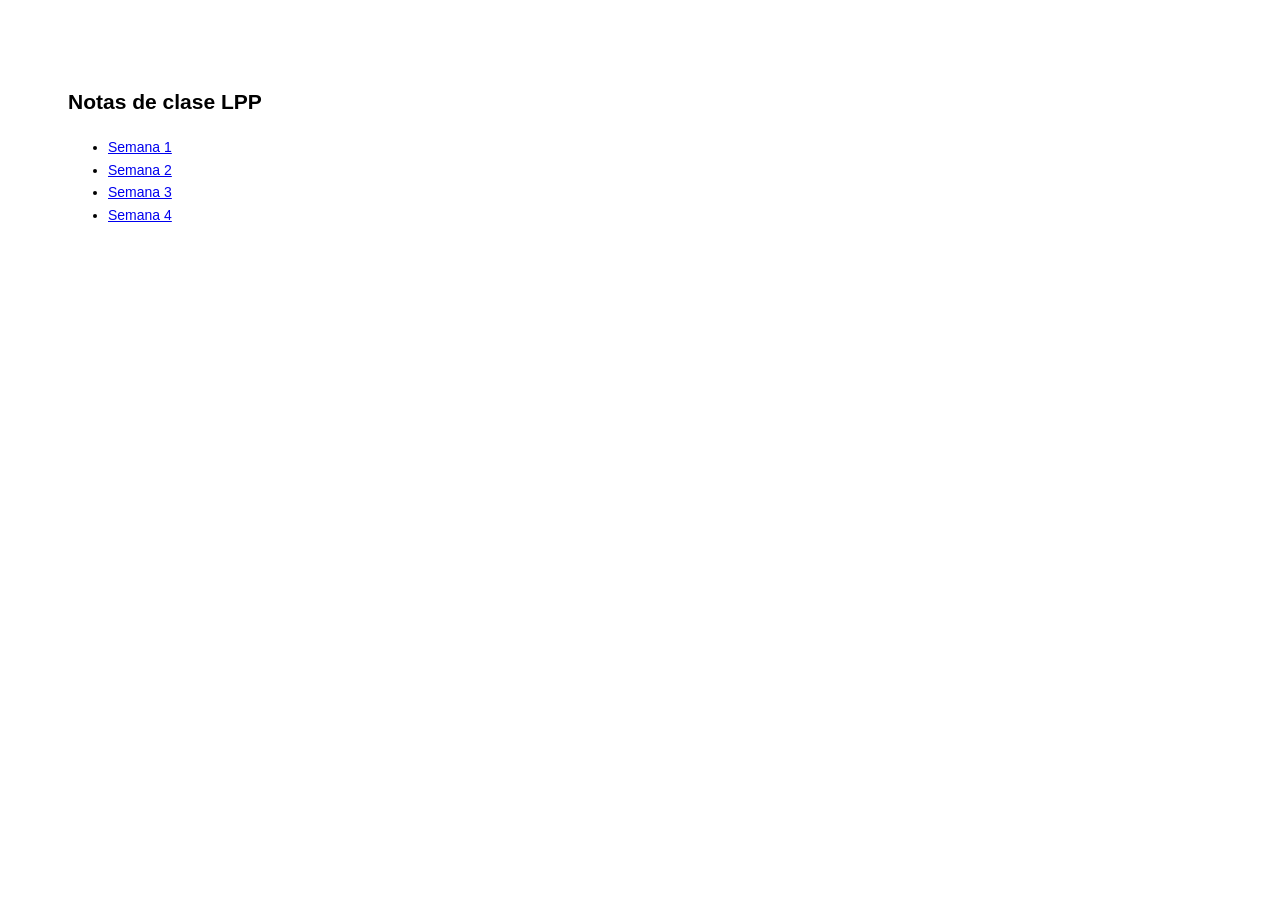
<file: index.html>
<!DOCTYPE html>
<html lang="en">

<head>
    <meta charset="utf-8">
<style type="text/css">

/* Admonition */

.admonition {
    padding-left: 15px;
    padding-right: 15px;
    margin-bottom: 10px;
    border: 1px solid transparent;
    border-radius: 4px;
    text-align: left;
}

.admonition.note { /* csslint allow: adjoining-classes */
    color: #3a87ad;
    background-color: #d9edf7;
    border-color: #bce8f1;
}

.admonition.quote { /* csslint allow: adjoining-classes */
    color: #2b2b2b;
    background-color: #cecece;
    border-color: #cccccc;
}

.admonition.warning { /* csslint allow: adjoining-classes */
    color: #c09853;
    background-color: #fcf8e3;
    border-color: #fbeed5;
}

.admonition.hint { /* csslint allow: adjoining-classes */
    color: black;
    background-color: #E9F9F6;
    border-color: #AFEEEE;
}

.admonition.danger { /* csslint allow: adjoining-classes */
    color: #b94a48;
    background-color: #f2dede;
    border-color: #eed3d7;
}

.admonition-title {
    font-weight: bold;
    text-align: left;
}


/* Codehilite */

.hll { background-color: #ffffcc }
.c { color: #408080; font-style: italic } /* Comment */
.err { border: 1px solid #FF0000 } /* Error */
.k { color: #008000; font-weight: bold } /* Keyword */
.o { color: #666666 } /* Operator */
.ch { color: #408080; font-style: italic } /* Comment.Hashbang */
.cm { color: #408080; font-style: italic } /* Comment.Multiline */
.cp { color: #BC7A00 } /* Comment.Preproc */
.cpf { color: #408080; font-style: italic } /* Comment.PreprocFile */
.c1 { color: #408080; font-style: italic } /* Comment.Single */
.cs { color: #408080; font-style: italic } /* Comment.Special */
.gd { color: #A00000 } /* Generic.Deleted */
.ge { font-style: italic } /* Generic.Emph */
.gr { color: #FF0000 } /* Generic.Error */
.gh { color: #000080; font-weight: bold } /* Generic.Heading */
.gi { color: #00A000 } /* Generic.Inserted */
.go { color: #888888 } /* Generic.Output */
.gp { color: #000080; font-weight: bold } /* Generic.Prompt */
.gs { font-weight: bold } /* Generic.Strong */
.gu { color: #800080; font-weight: bold } /* Generic.Subheading */
.gt { color: #0044DD } /* Generic.Traceback */
.kc { color: #008000; font-weight: bold } /* Keyword.Constant */
.kd { color: #008000; font-weight: bold } /* Keyword.Declaration */
.kn { color: #008000; font-weight: bold } /* Keyword.Namespace */
.kp { color: #008000 } /* Keyword.Pseudo */
.kr { color: #008000; font-weight: bold } /* Keyword.Reserved */
.kt { color: #B00040 } /* Keyword.Type */
.m { color: #666666 } /* Literal.Number */
.s { color: #BA2121 } /* Literal.String */
.na { color: #7D9029 } /* Name.Attribute */
.nb { color: #008000 } /* Name.Builtin */
.nc { color: #0000FF; font-weight: bold } /* Name.Class */
.no { color: #880000 } /* Name.Constant */
.nd { color: #AA22FF } /* Name.Decorator */
.ni { color: #999999; font-weight: bold } /* Name.Entity */
.ne { color: #D2413A; font-weight: bold } /* Name.Exception */
.nf { color: #0000FF } /* Name.Function */
.nl { color: #A0A000 } /* Name.Label */
.nn { color: #0000FF; font-weight: bold } /* Name.Namespace */
.nt { color: #008000; font-weight: bold } /* Name.Tag */
.nv { color: #19177C } /* Name.Variable */
.ow { color: #AA22FF; font-weight: bold } /* Operator.Word */
.w { color: #bbbbbb } /* Text.Whitespace */
.mb { color: #666666 } /* Literal.Number.Bin */
.mf { color: #666666 } /* Literal.Number.Float */
.mh { color: #666666 } /* Literal.Number.Hex */
.mi { color: #666666 } /* Literal.Number.Integer */
.mo { color: #666666 } /* Literal.Number.Oct */
.sa { color: #BA2121 } /* Literal.String.Affix */
.sb { color: #BA2121 } /* Literal.String.Backtick */
.sc { color: #BA2121 } /* Literal.String.Char */
.dl { color: #BA2121 } /* Literal.String.Delimiter */
.sd { color: #BA2121; font-style: italic } /* Literal.String.Doc */
.s2 { color: #BA2121 } /* Literal.String.Double */
.se { color: #BB6622; font-weight: bold } /* Literal.String.Escape */
.sh { color: #BA2121 } /* Literal.String.Heredoc */
.si { color: #BB6688; font-weight: bold } /* Literal.String.Interpol */
.sx { color: #008000 } /* Literal.String.Other */
.sr { color: #BB6688 } /* Literal.String.Regex */
.s1 { color: #BA2121 } /* Literal.String.Single */
.ss { color: #19177C } /* Literal.String.Symbol */
.bp { color: #008000 } /* Name.Builtin.Pseudo */
.fm { color: #0000FF } /* Name.Function.Magic */
.vc { color: #19177C } /* Name.Variable.Class */
.vg { color: #19177C } /* Name.Variable.Global */
.vi { color: #19177C } /* Name.Variable.Instance */
.vm { color: #19177C } /* Name.Variable.Magic */
.il { color: #666666 } /* Literal.Number.Integer.Long */

/* Estilo LPP */

body {
  font-family: Helvetica, arial, sans-serif;
  font-size: 14px;
  line-height: 1.6;
  background-color: white;
  padding: 60px;
}

pre {
  background-color: #f8f8f8;
  border: 1px solid #cccccc;
  font-size: 13px;
  line-height: 19px;
  overflow: auto;
  padding: 6px 10px;
  border-radius: 3px;
}

table {
  padding: 0;border-collapse: collapse; }
  table tr {
    border-top: 1px solid #cccccc;
    background-color: white;
    margin: 0;
    padding: 0; }
    table tr:nth-child(2n) {
      background-color: #f8f8f8; }
    table tr th {
      font-weight: bold;
      border: 1px solid #cccccc;
      margin: 0;
      padding: 6px 13px; }
    table tr td {
      border: 1px solid #cccccc;
      margin: 0;
      padding: 6px 13px; }
    table tr th :first-child, table tr td :first-child {
      margin-top: 0; }
    table tr th :last-child, table tr td :last-child {
      margin-bottom: 0; }

</style>

</head>

<body>
<h2>Notas de clase LPP</h2>
<ul>
<li><a href="./semana01/semana01.html">Semana 1</a></li>
<li><a href="./semana02/semana02.html">Semana 2</a></li>
<li><a href="./semana03/semana03.html">Semana 3</a></li>
<li><a href="./semana04/semana04.html">Semana 4</a></li>
</ul></body>

</html>
</file>
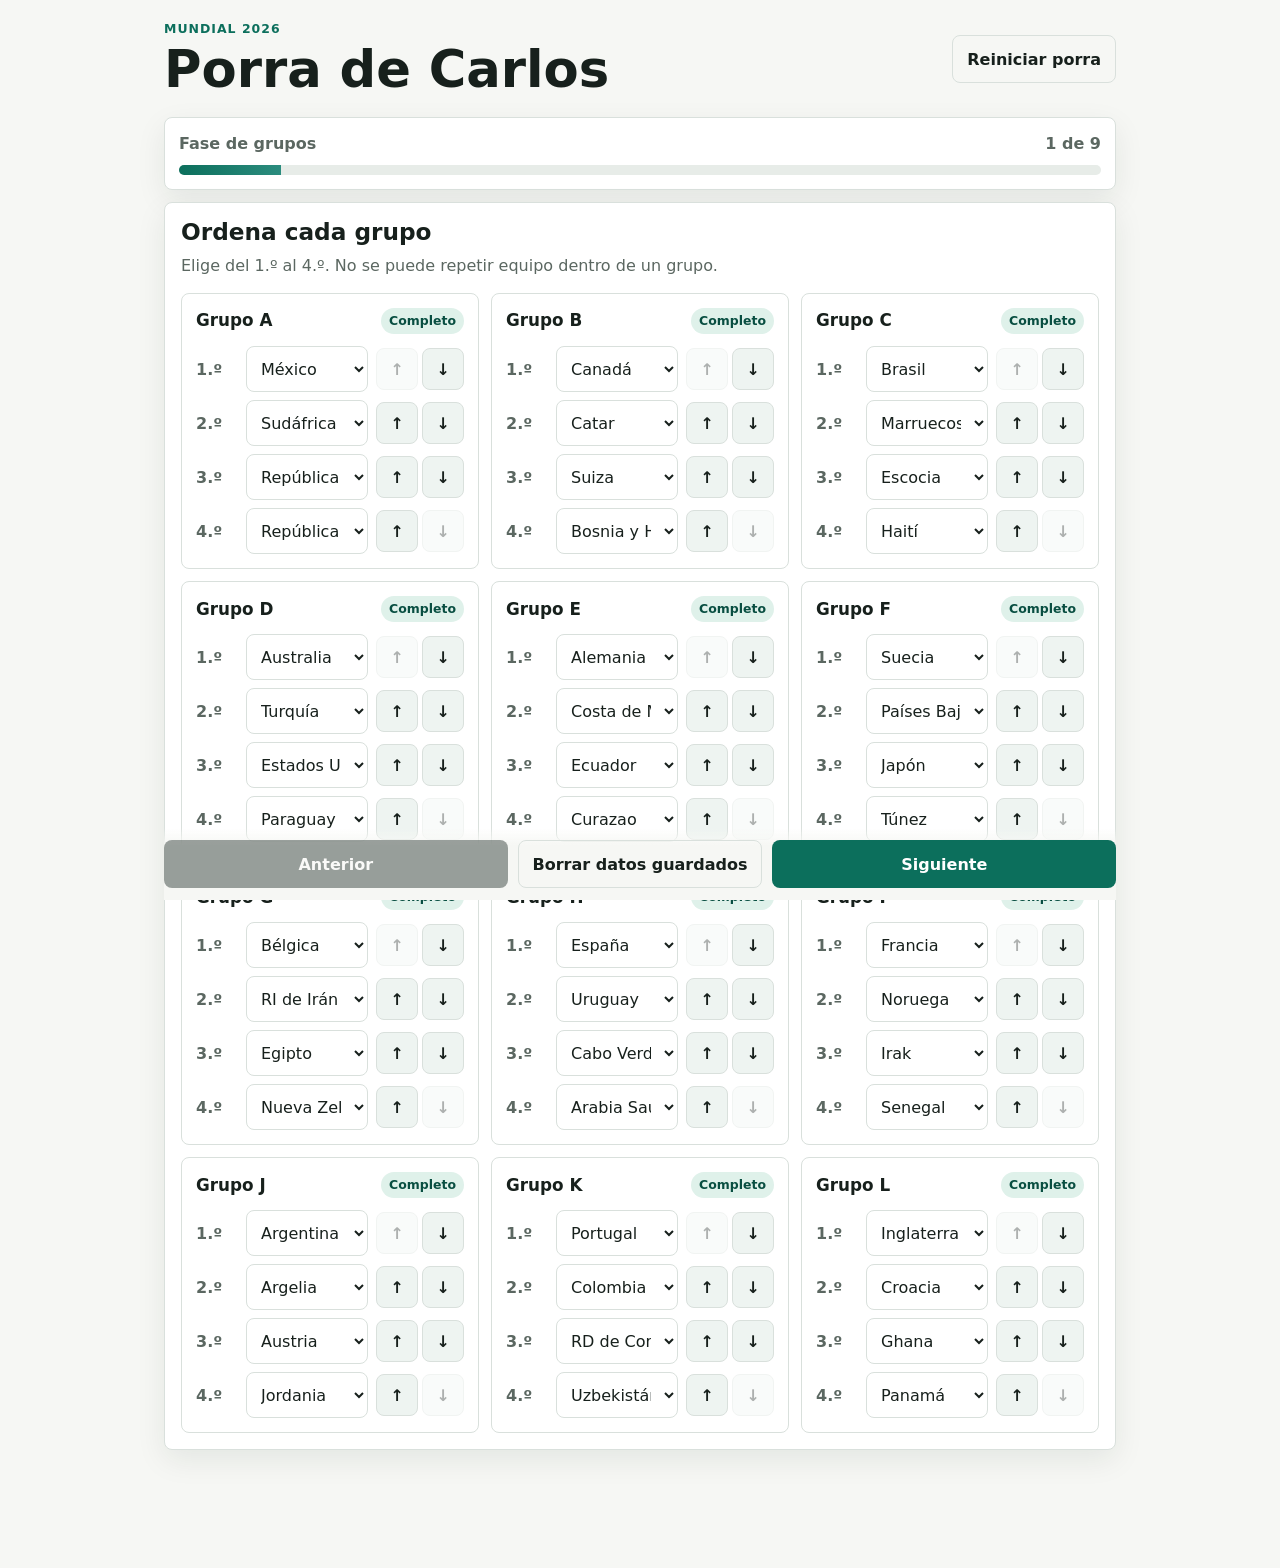
<file: porra-carlos/index.html>
<!doctype html>
<html lang="es">
  <head>
    <meta charset="utf-8">
    <meta name="viewport" content="width=device-width, initial-scale=1">
    <title>Porra Carlos Mundial 2026</title>
    <link rel="icon" href="data:image/svg+xml,%3Csvg xmlns='http://www.w3.org/2000/svg' viewBox='0 0 64 64'%3E%3Ccircle cx='32' cy='32' r='28' fill='%230c6f5c'/%3E%3Cpath fill='white' d='M20 18h24v28H20z'/%3E%3Cpath fill='%23c7353d' d='M20 18h8v28h-8zM36 18h8v28h-8z'/%3E%3C/svg%3E">
    <link rel="stylesheet" href="styles.css">
  </head>
  <body>
    <div class="app-shell">
      <header class="app-header">
        <div>
          <p class="eyebrow">Mundial 2026</p>
          <h1>Porra de Carlos</h1>
        </div>
        <button id="resetButton" class="button button-ghost" type="button">Reiniciar porra</button>
      </header>

      <main>
        <section class="progress-panel" aria-label="Progreso">
          <div id="stepLabel" class="step-label"></div>
          <div class="progress-track">
            <div id="progressBar" class="progress-bar"></div>
          </div>
        </section>

        <section id="message" class="message" role="status" aria-live="polite" hidden></section>
        <section id="app" class="step-content"></section>

        <nav class="nav-actions" aria-label="Navegación de la porra">
          <button id="prevButton" class="button button-secondary" type="button">Anterior</button>
          <button id="clearStorageButton" class="button button-ghost" type="button">Borrar datos guardados</button>
          <button id="nextButton" class="button button-primary" type="button">Siguiente</button>
        </nav>
      </main>
    </div>

    <script src="app.js"></script>
  </body>
</html>
</file>
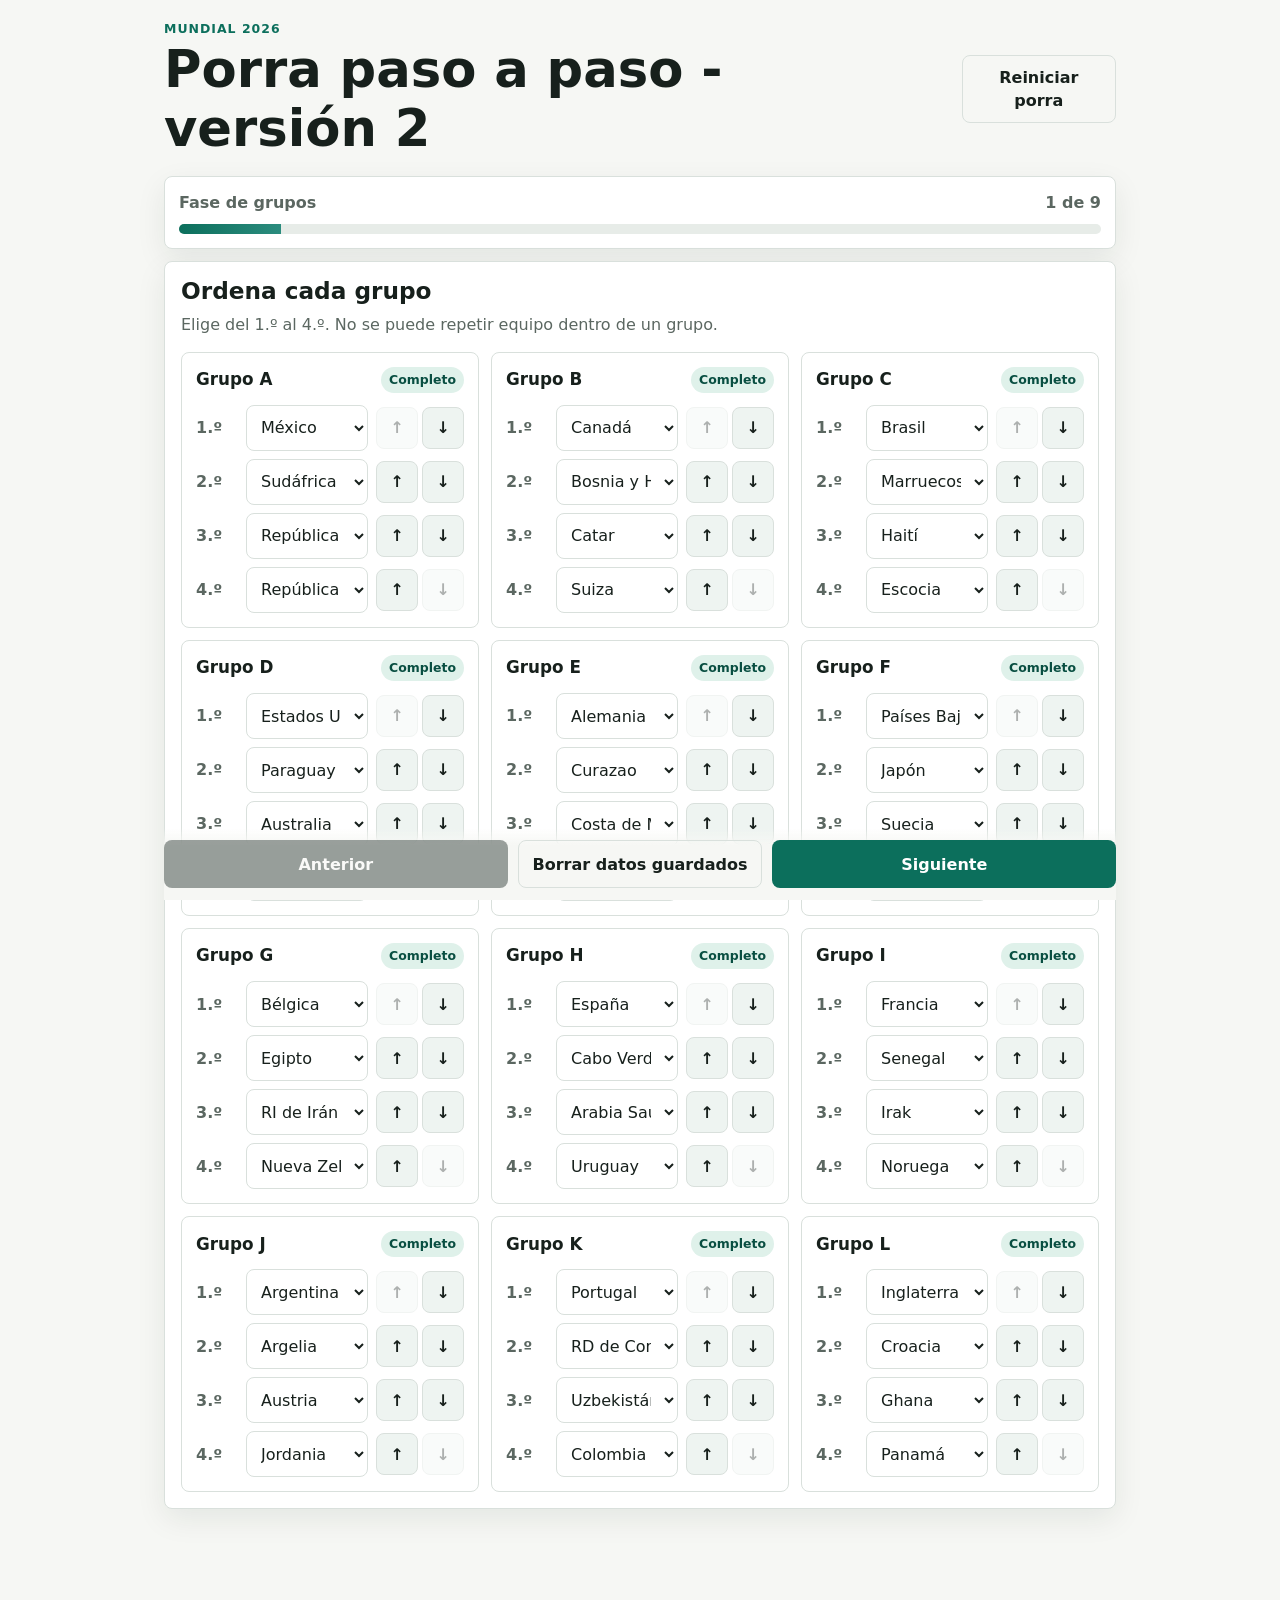
<file: porra-mundial/index.html>
<!doctype html>
<html lang="es">
  <head>
    <meta charset="utf-8">
    <meta name="viewport" content="width=device-width, initial-scale=1">
    <title>Porra Mundial 2026</title>
    <link rel="icon" href="data:image/svg+xml,%3Csvg xmlns='http://www.w3.org/2000/svg' viewBox='0 0 64 64'%3E%3Ccircle cx='32' cy='32' r='28' fill='%230c6f5c'/%3E%3Cpath fill='white' d='M20 18h24v28H20z'/%3E%3Cpath fill='%23c7353d' d='M20 18h8v28h-8zM36 18h8v28h-8z'/%3E%3C/svg%3E">
    <link rel="stylesheet" href="styles.css">
  </head>
  <body>
    <div class="app-shell">
      <header class="app-header">
        <div>
          <p class="eyebrow">Mundial 2026</p>
          <h1>Porra paso a paso - versión 2</h1>
        </div>
        <button id="resetButton" class="button button-ghost" type="button">Reiniciar porra</button>
      </header>

      <main>
        <section class="progress-panel" aria-label="Progreso">
          <div id="stepLabel" class="step-label"></div>
          <div class="progress-track">
            <div id="progressBar" class="progress-bar"></div>
          </div>
        </section>

        <section id="message" class="message" role="status" aria-live="polite" hidden></section>
        <section id="app" class="step-content"></section>

        <nav class="nav-actions" aria-label="Navegación de la porra">
          <button id="prevButton" class="button button-secondary" type="button">Anterior</button>
          <button id="clearStorageButton" class="button button-ghost" type="button">Borrar datos guardados</button>
          <button id="nextButton" class="button button-primary" type="button">Siguiente</button>
        </nav>
      </main>
    </div>

    <script src="app.js"></script>
  </body>
</html>
</file>
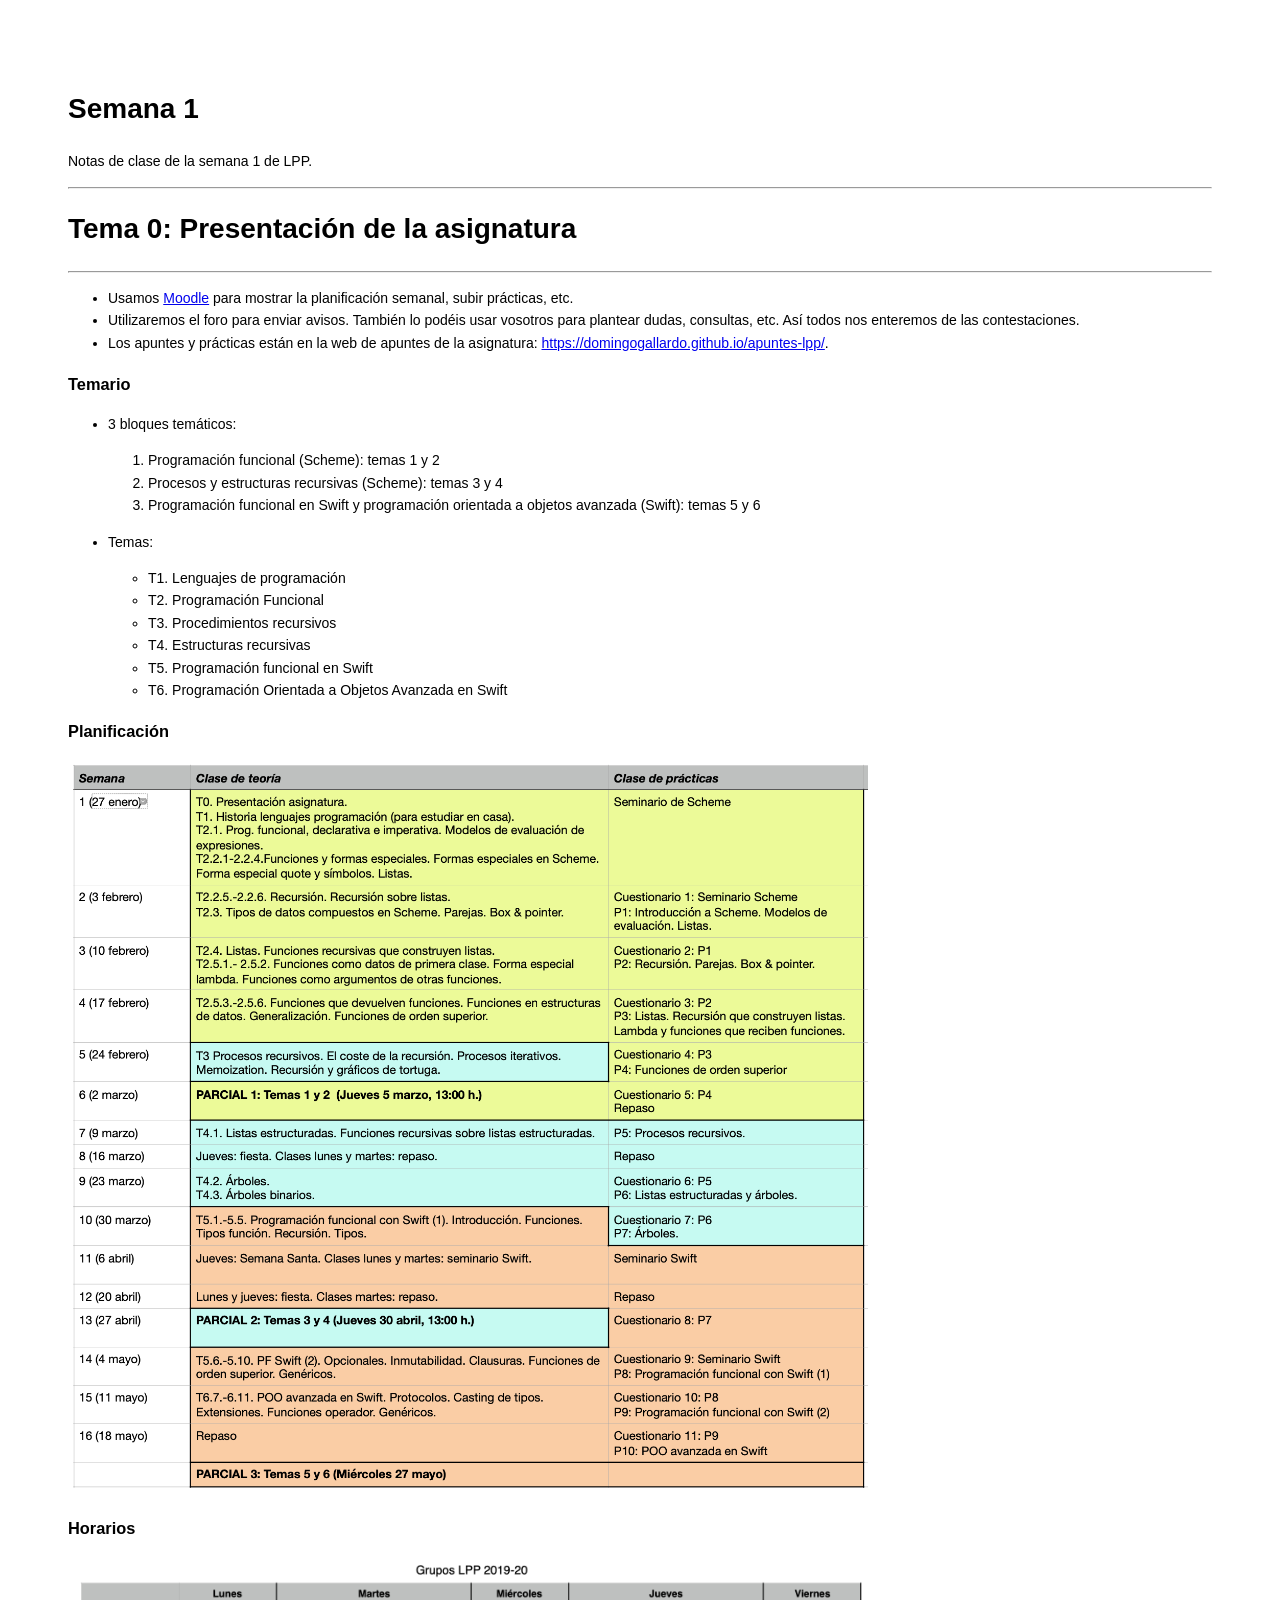
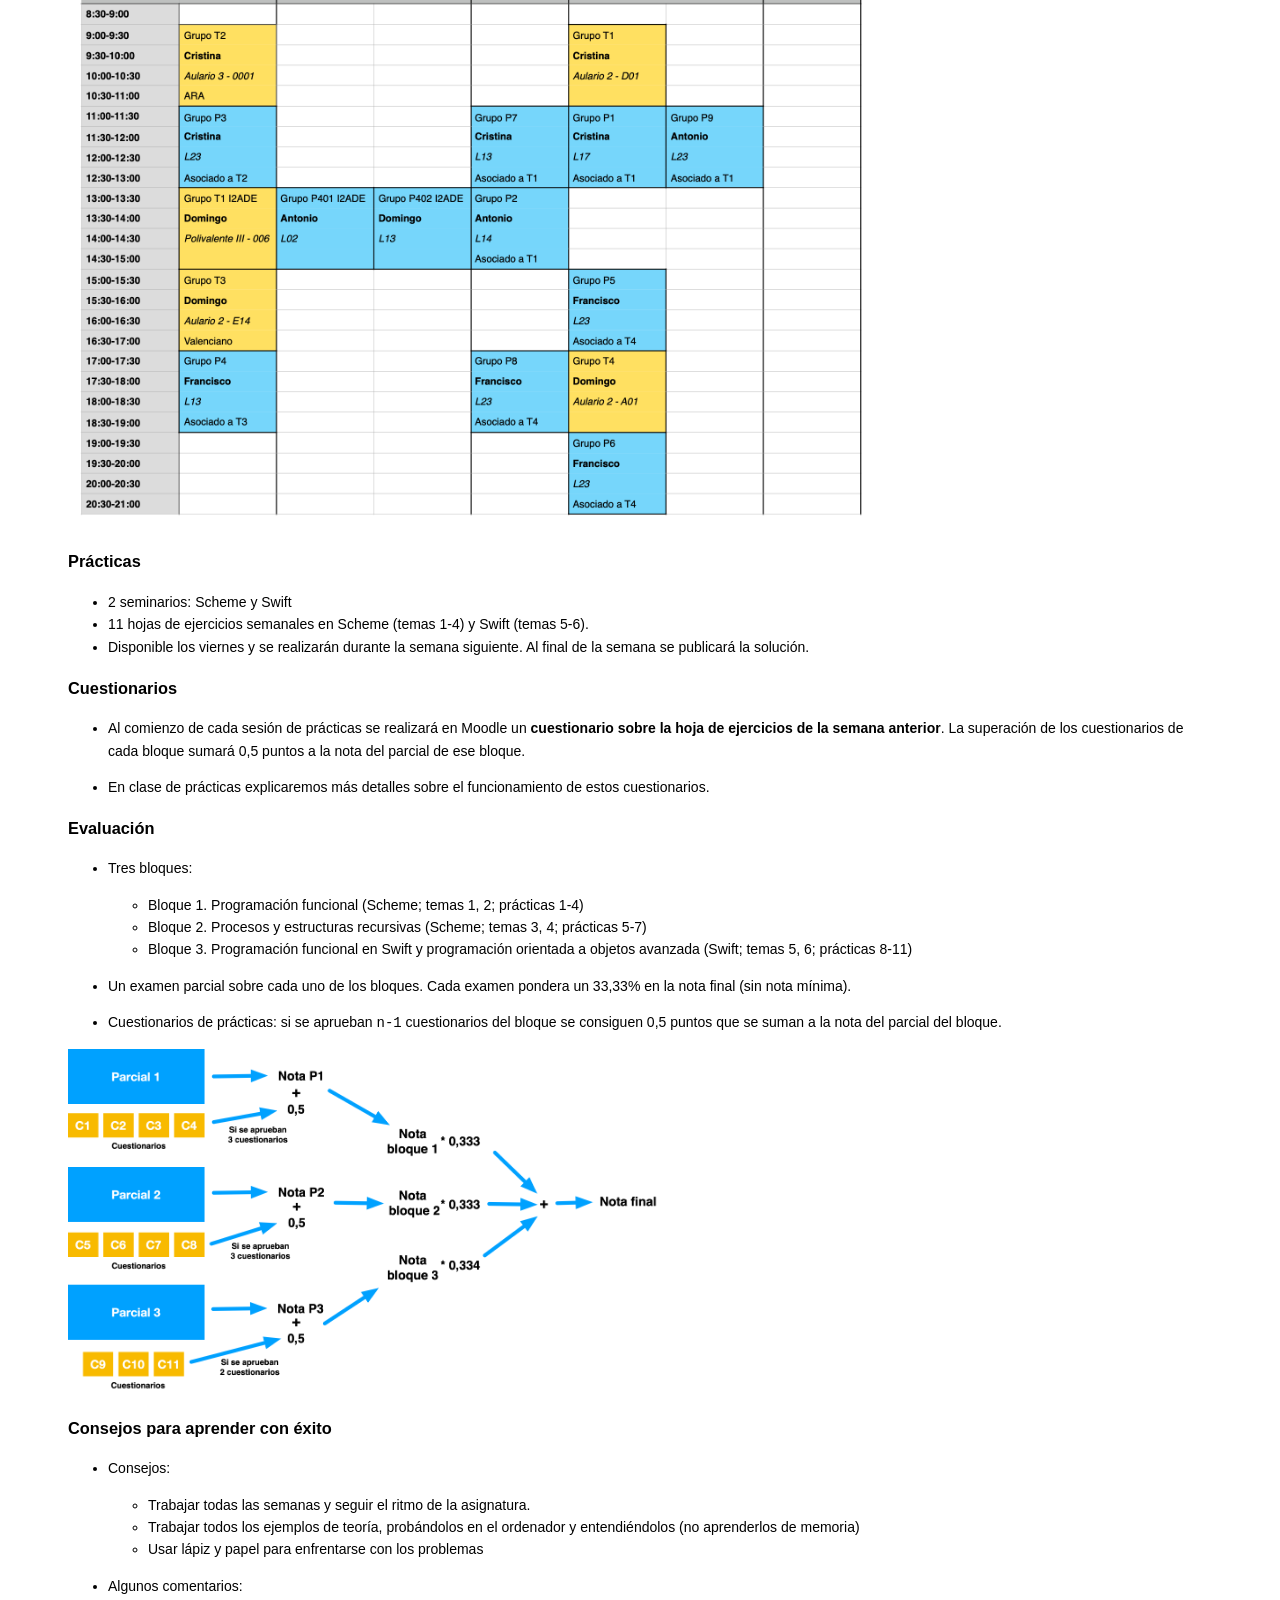
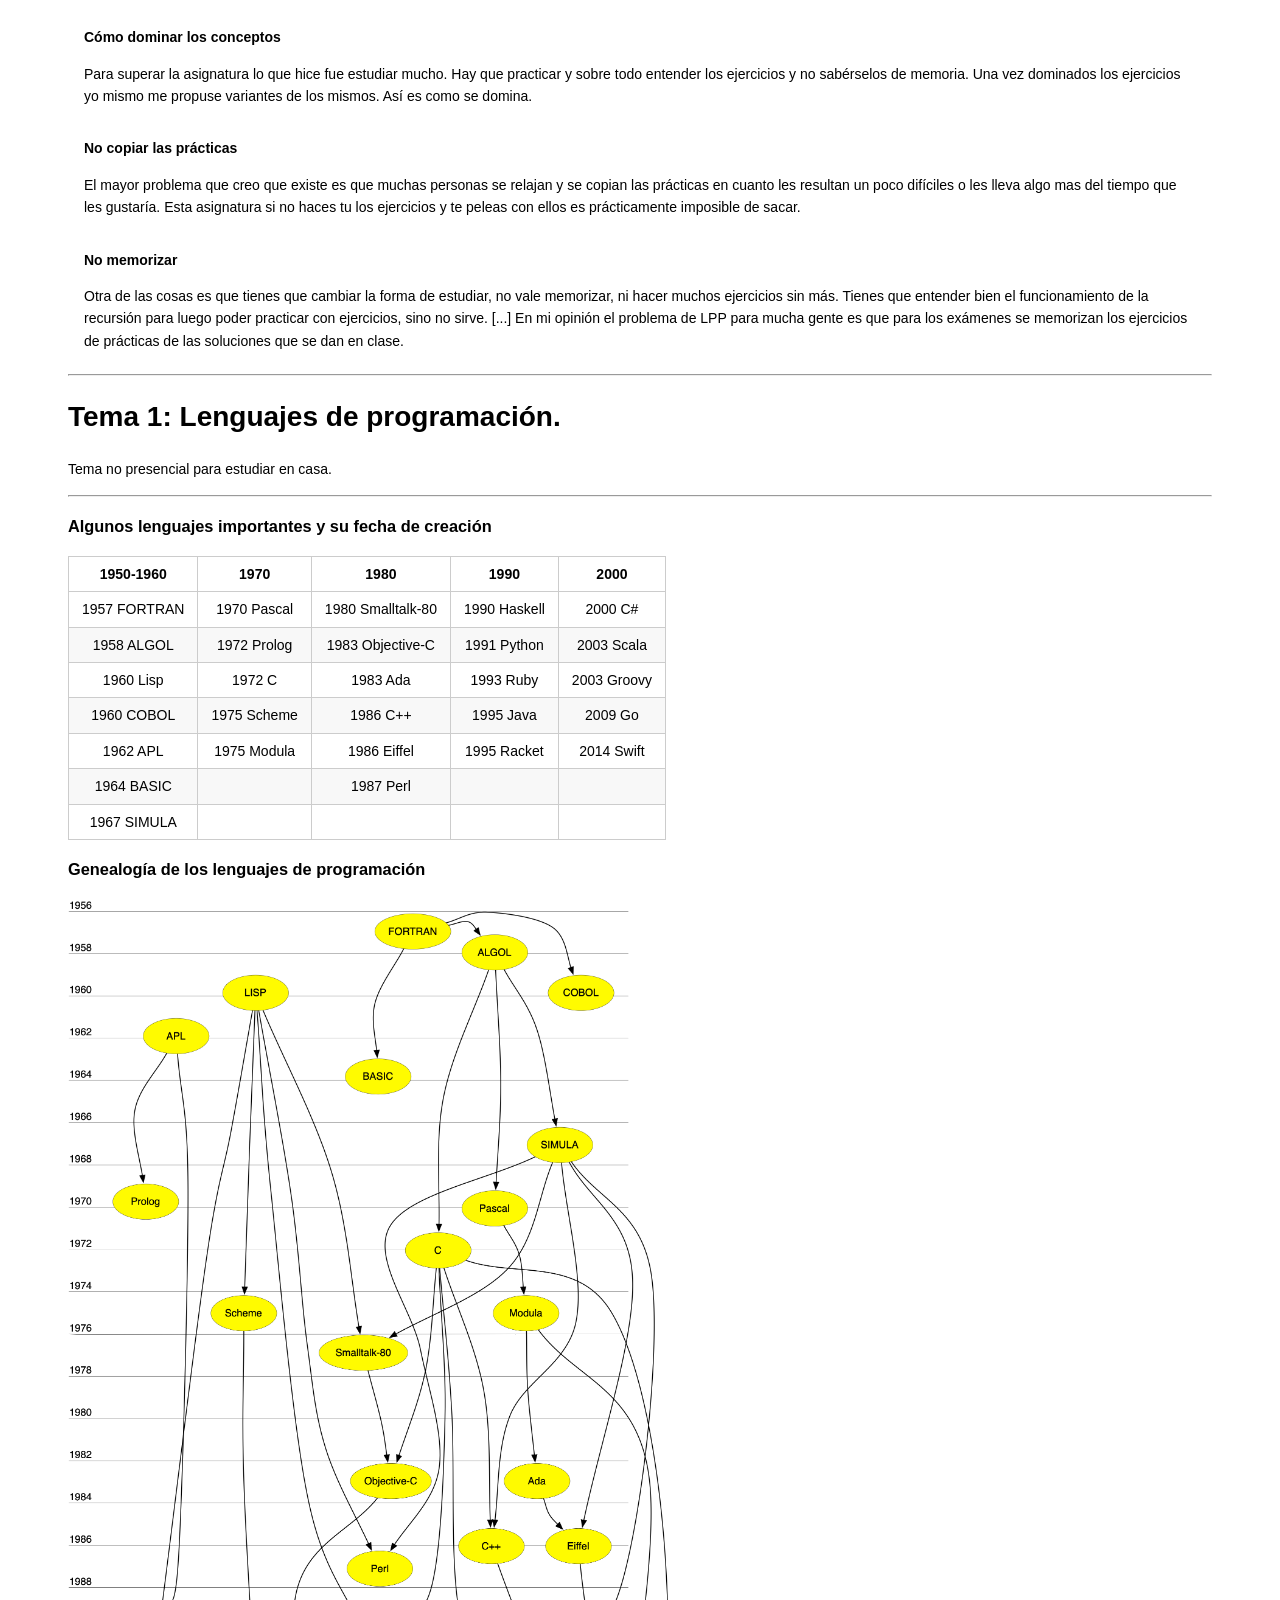
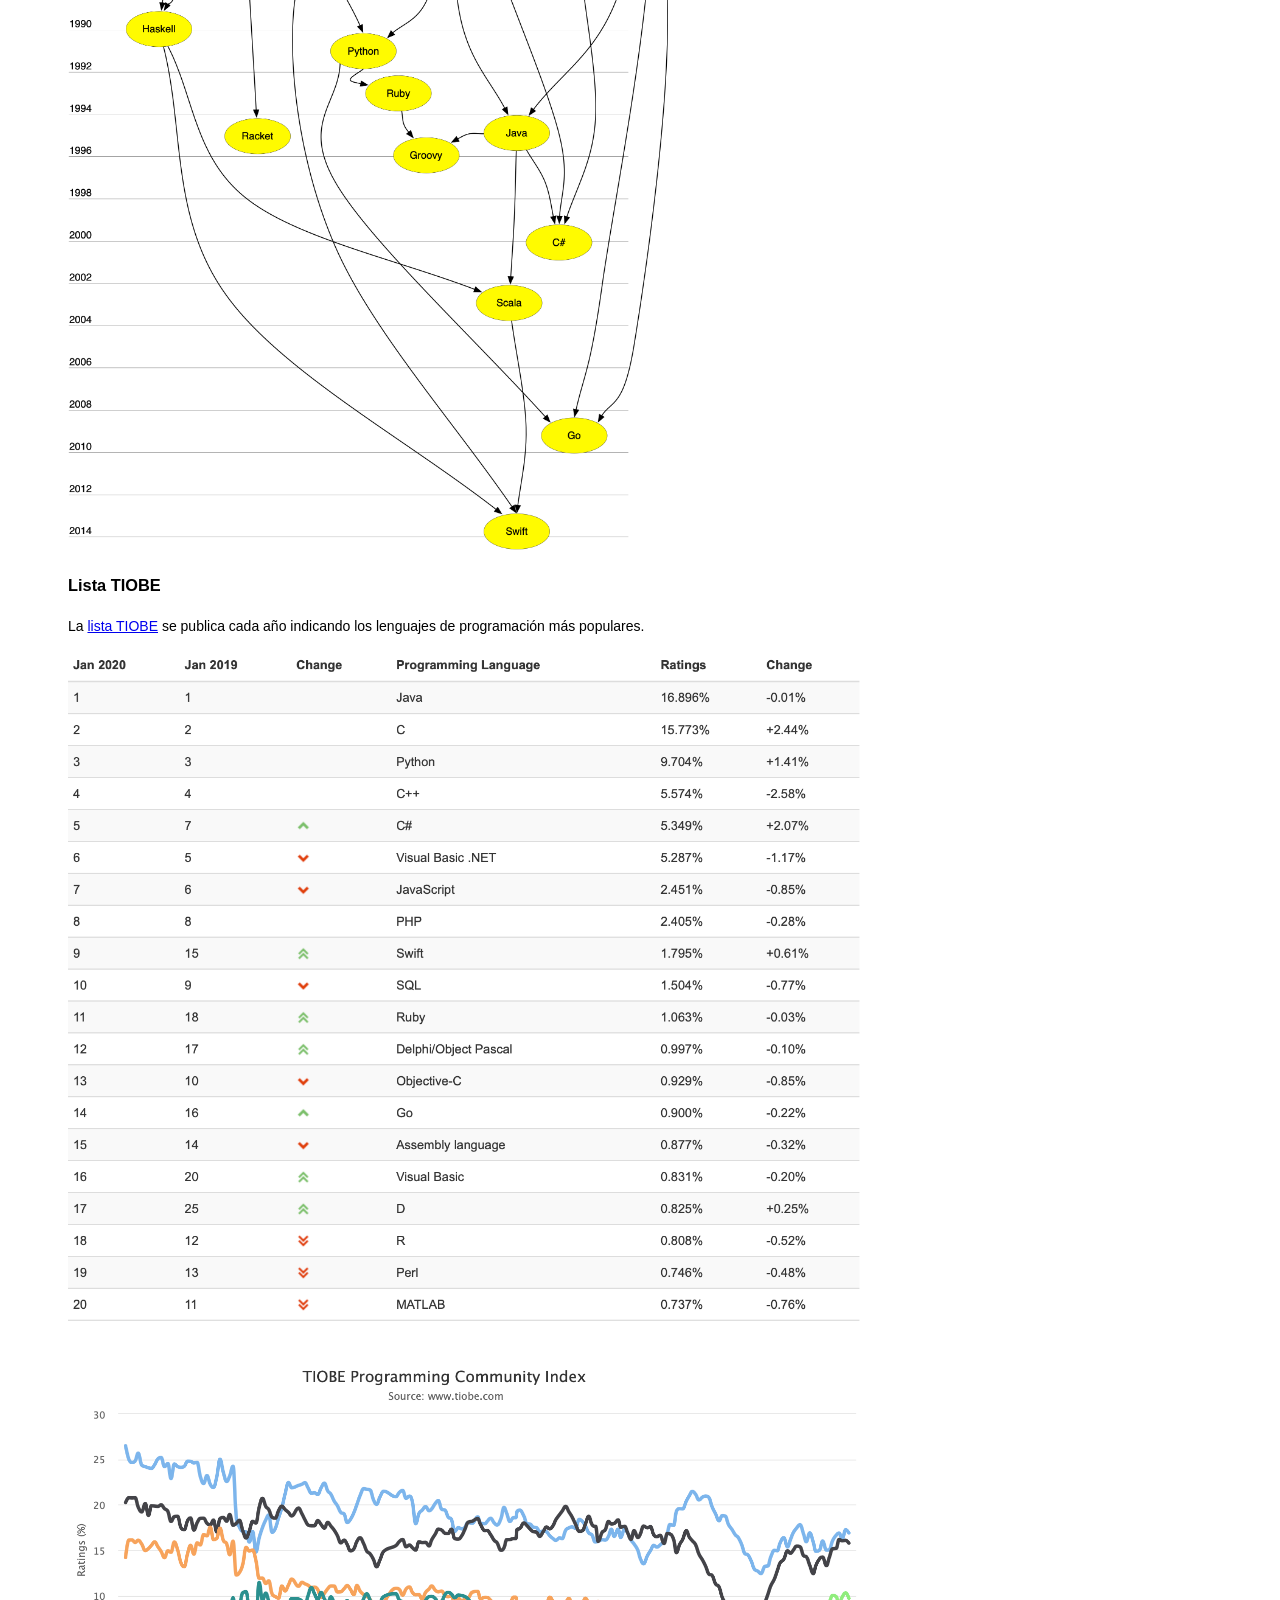
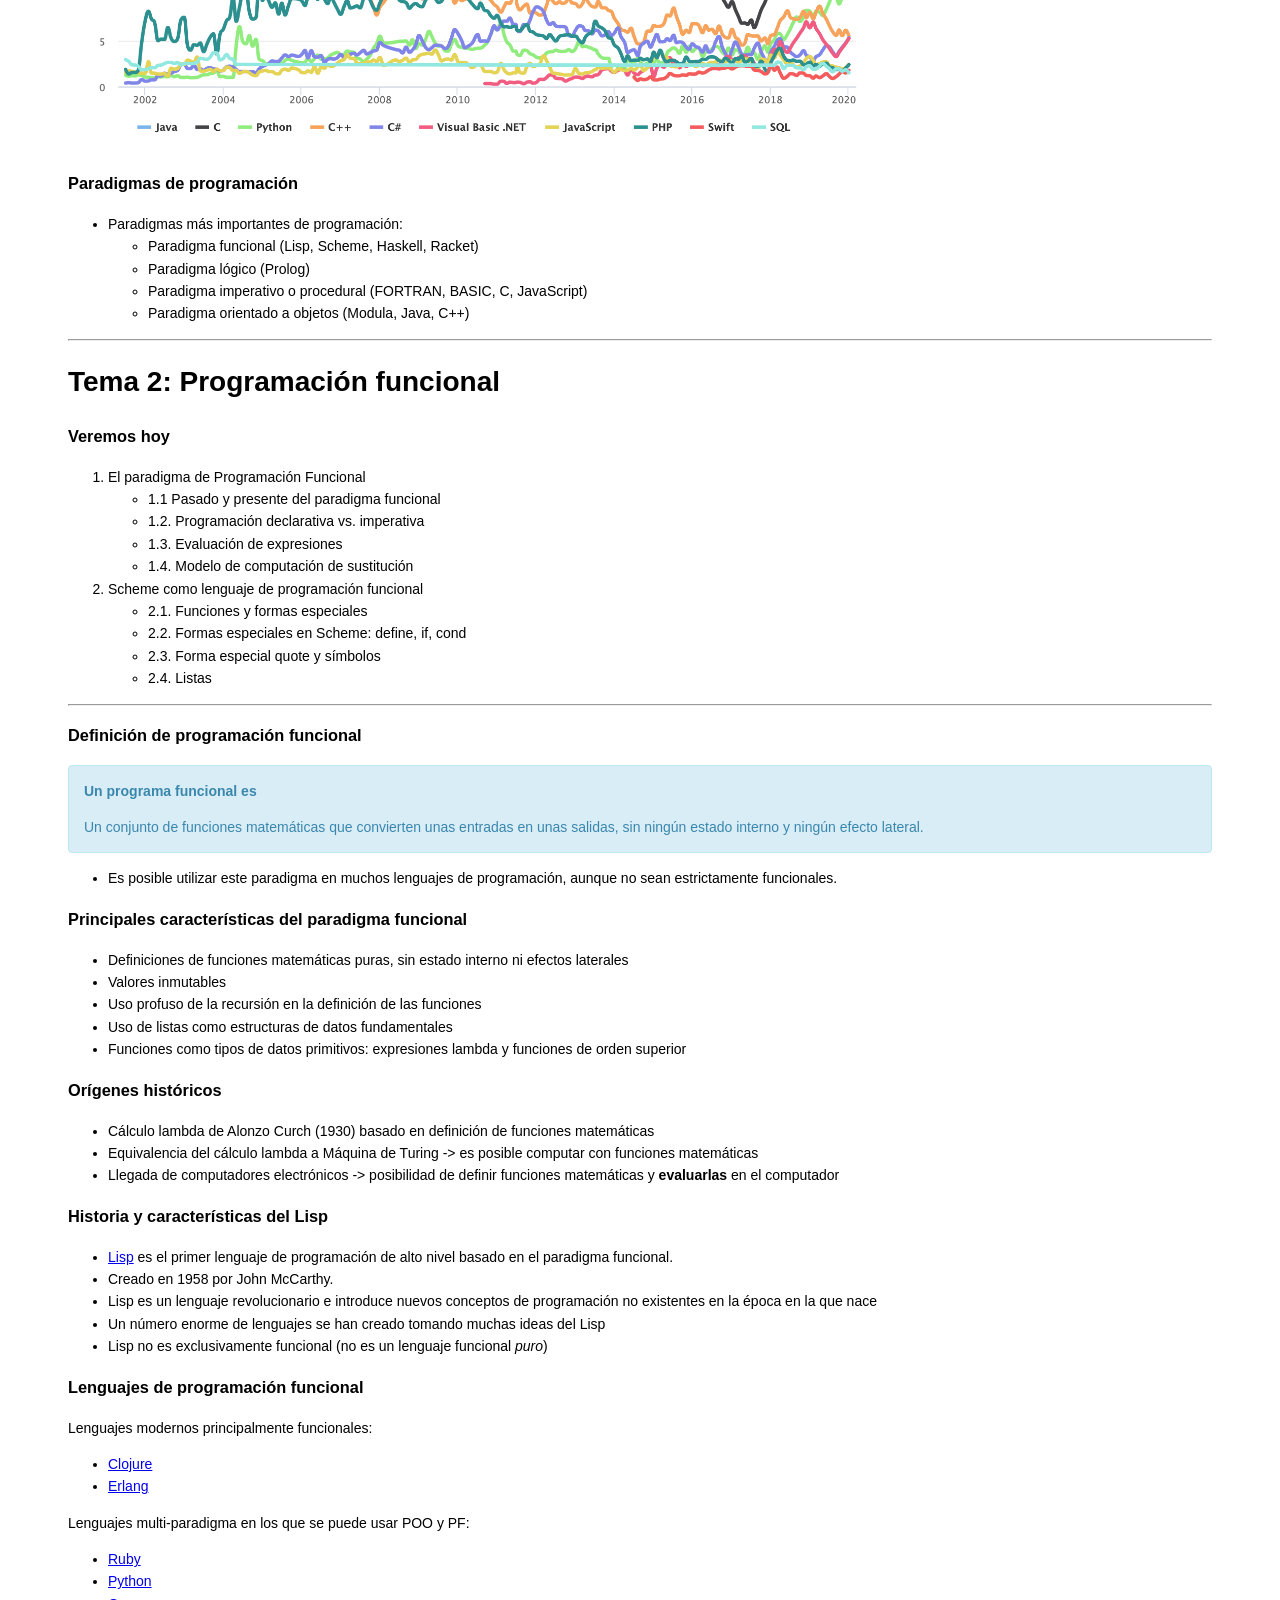
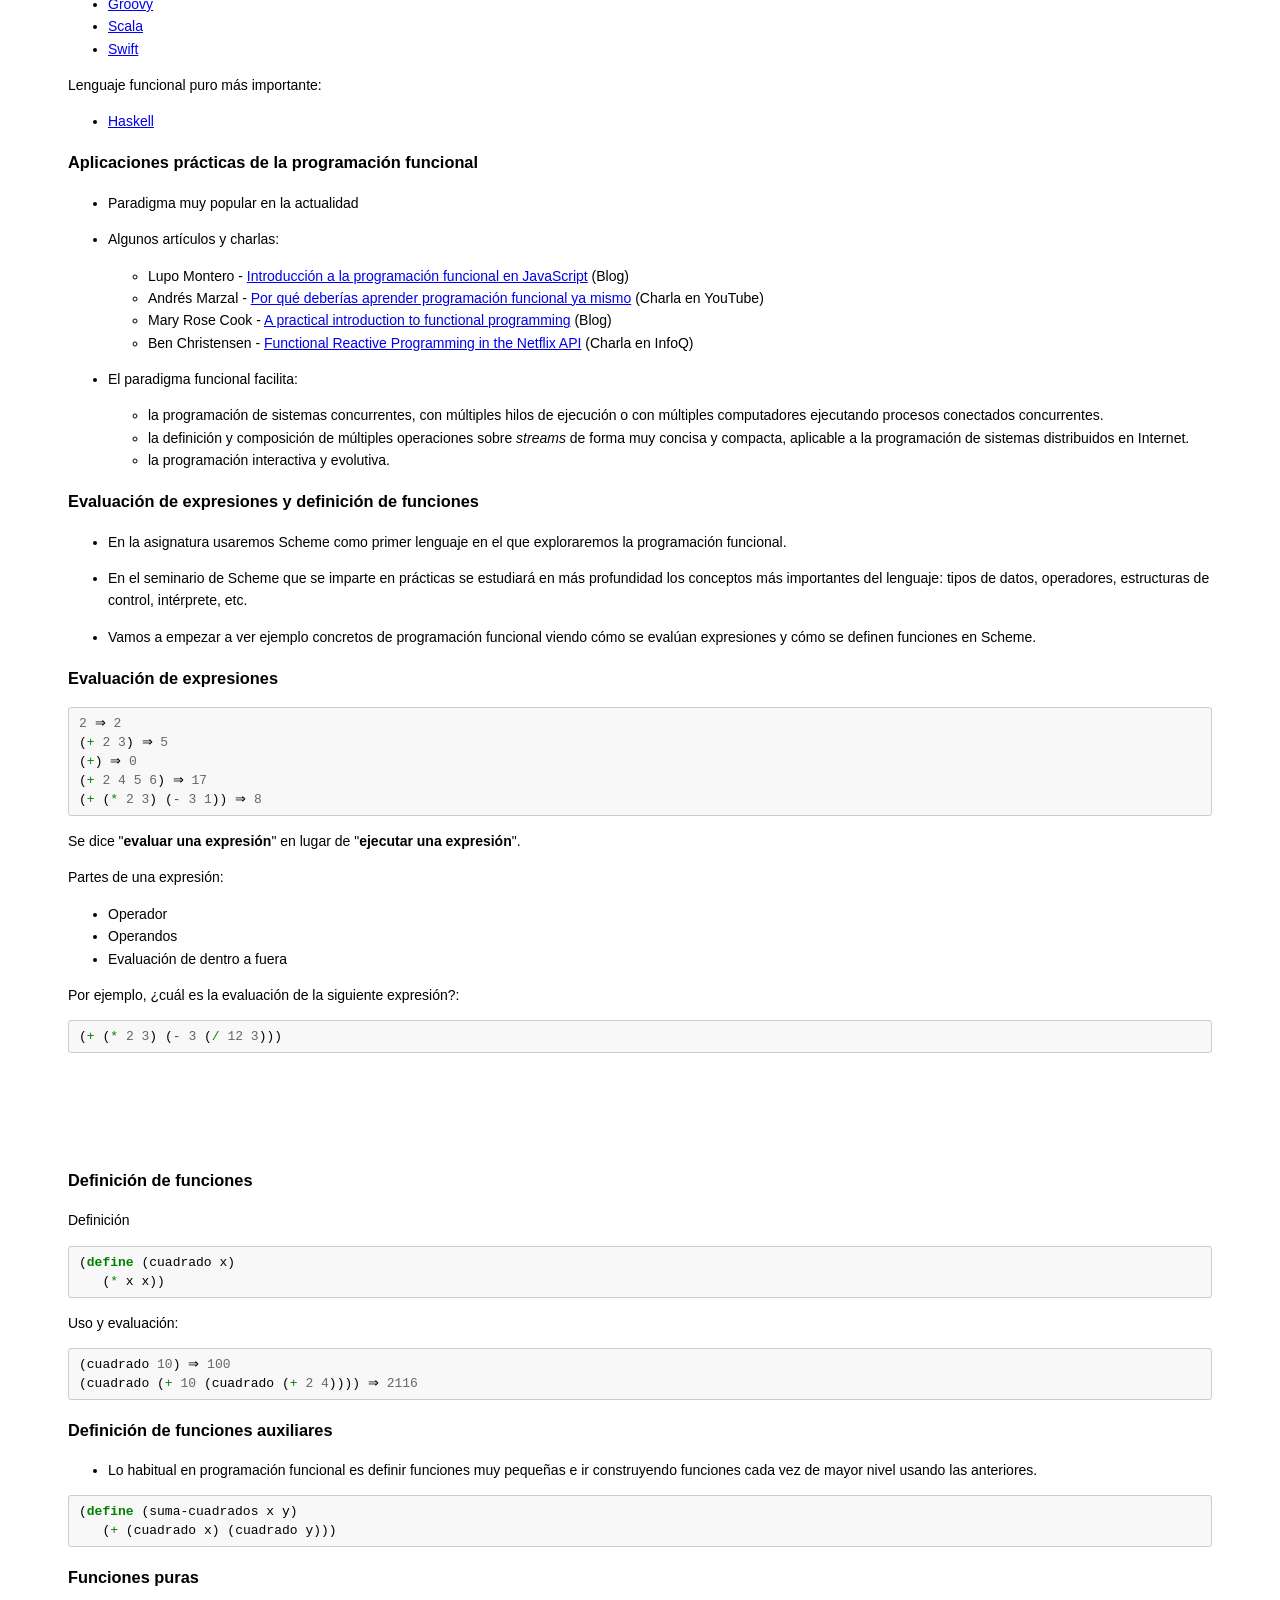
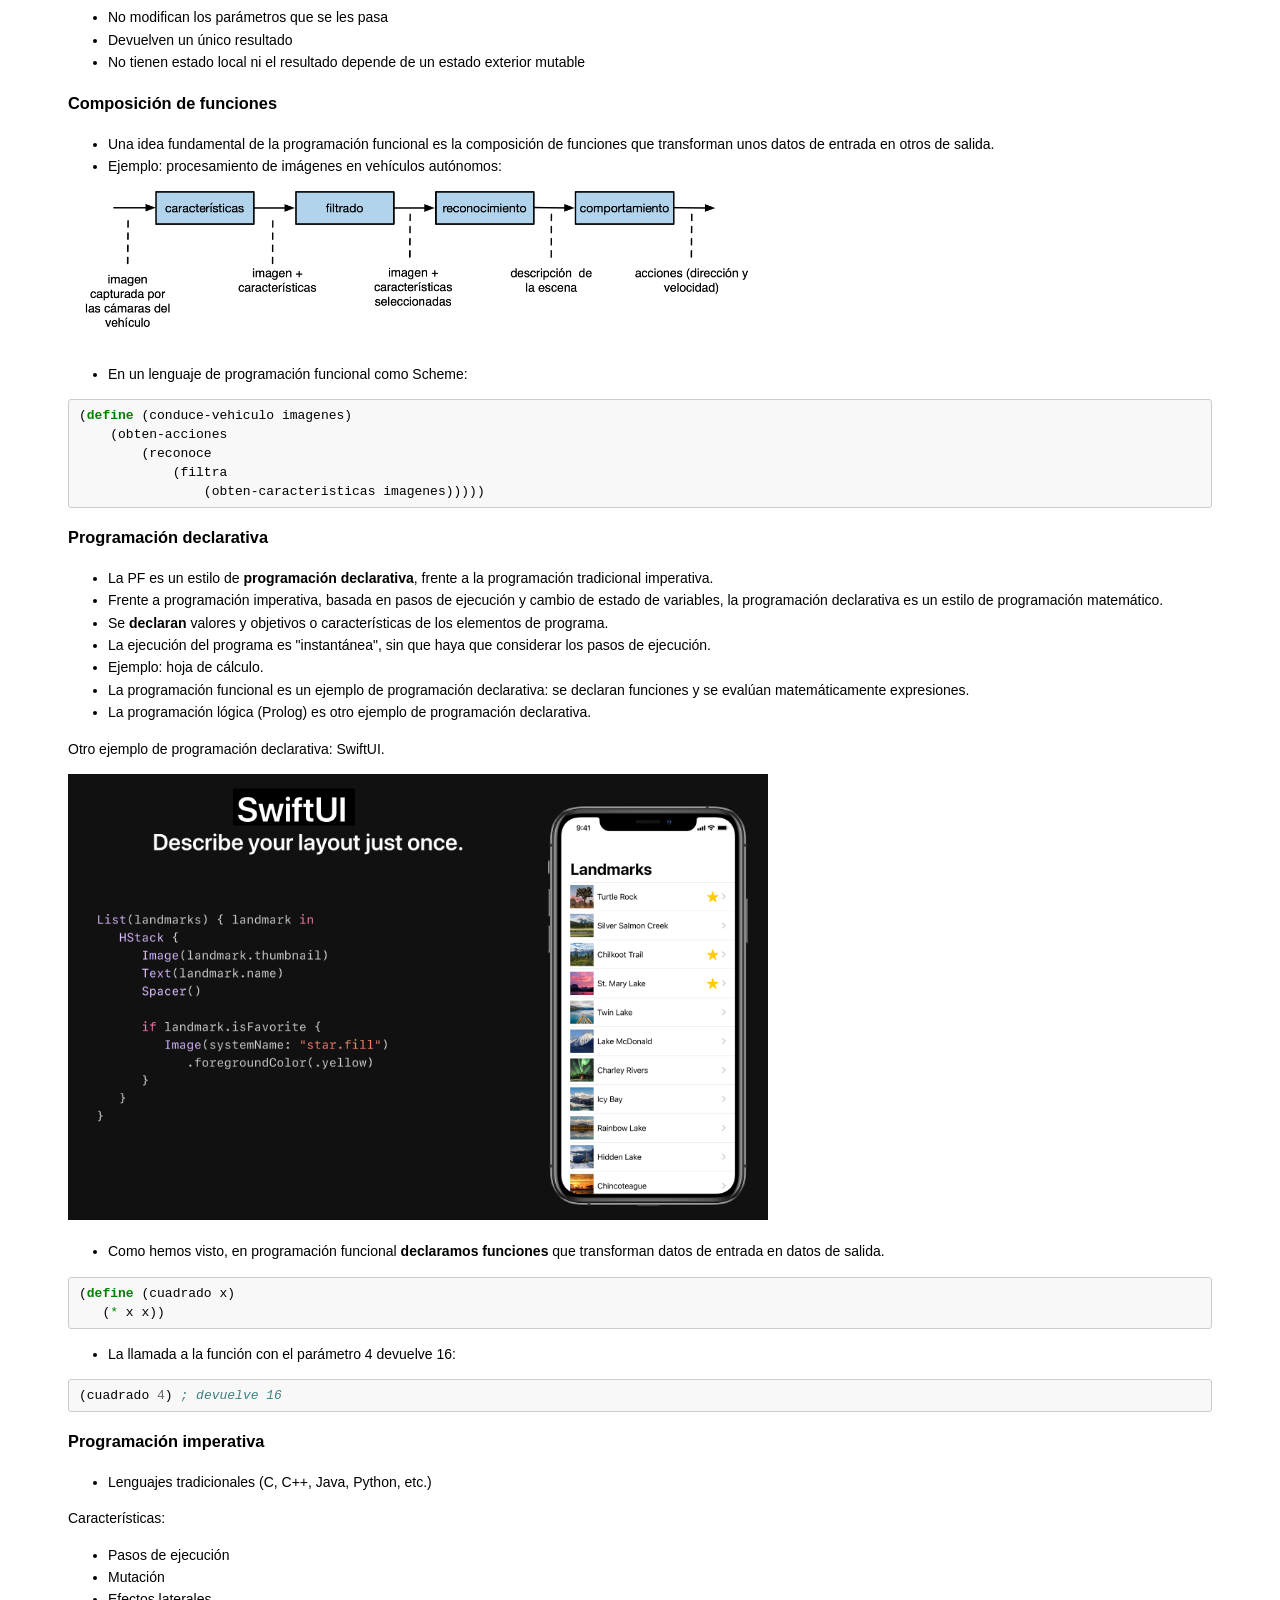
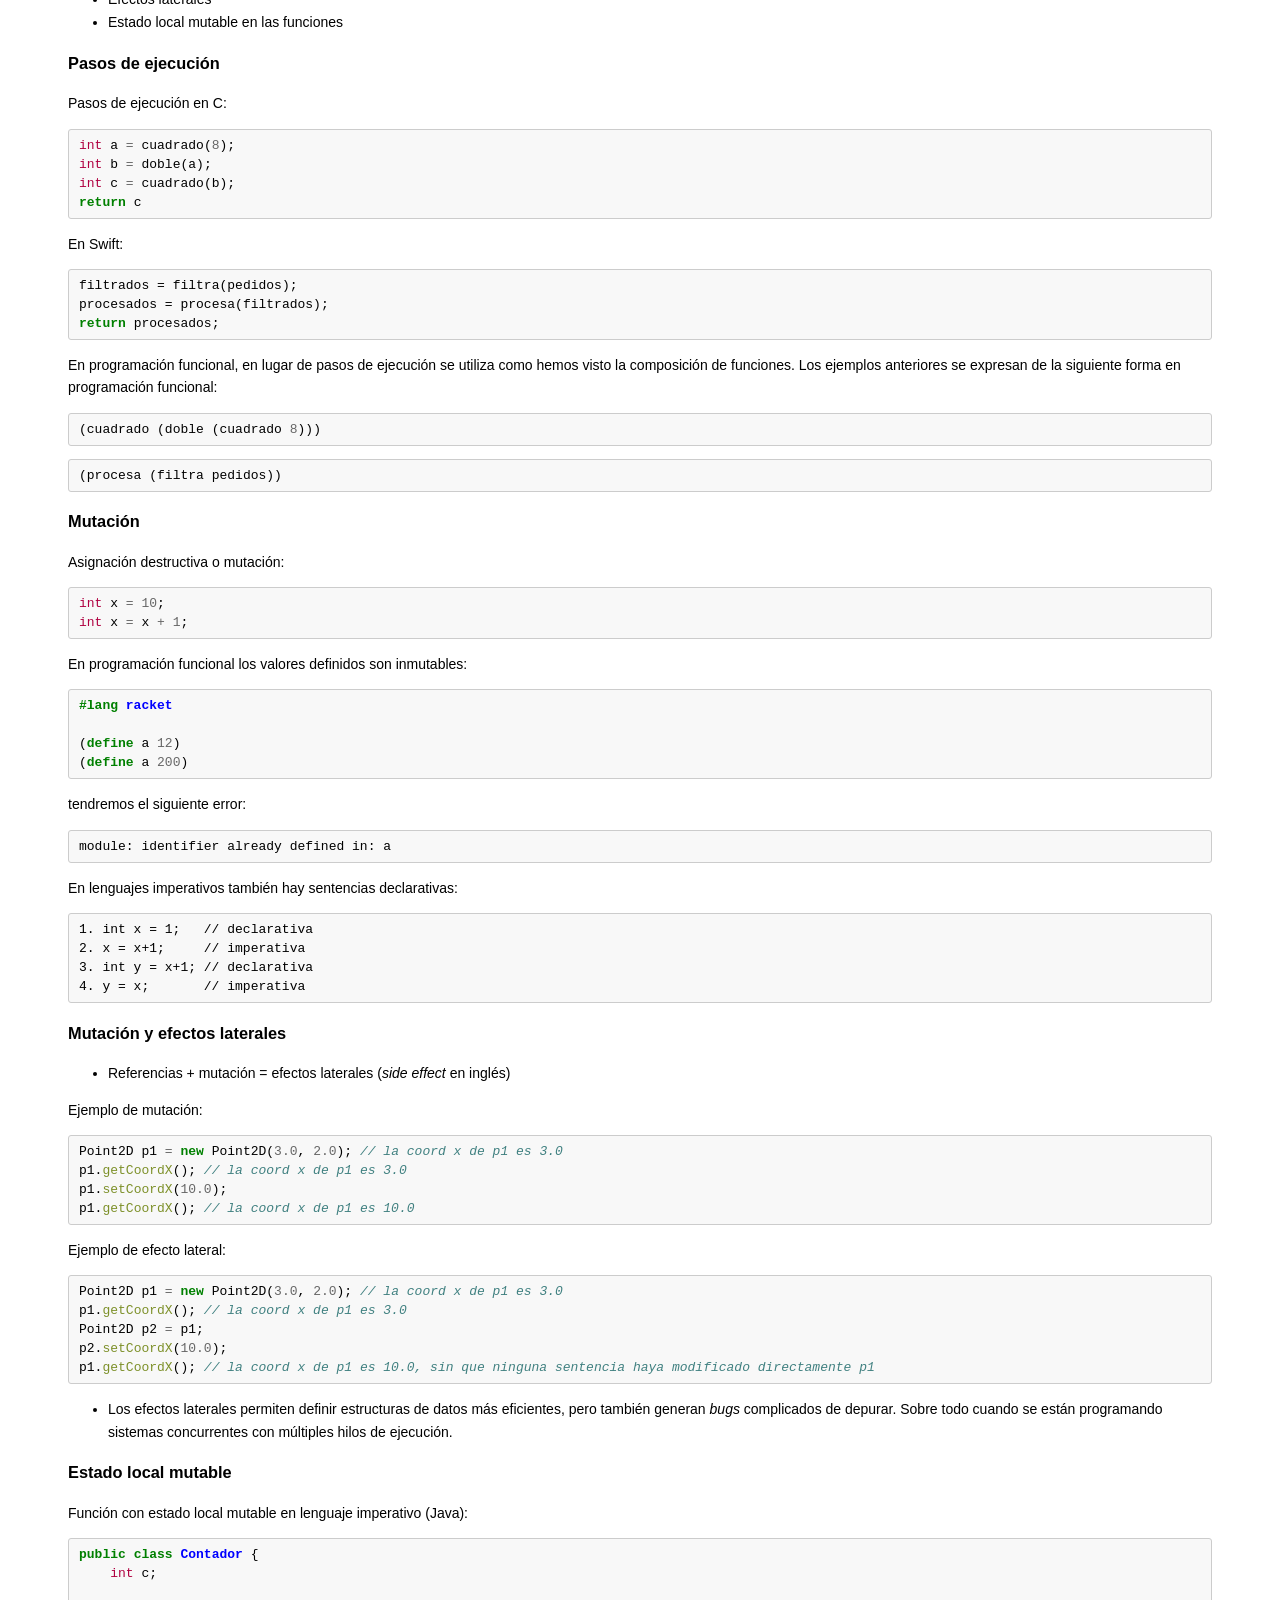
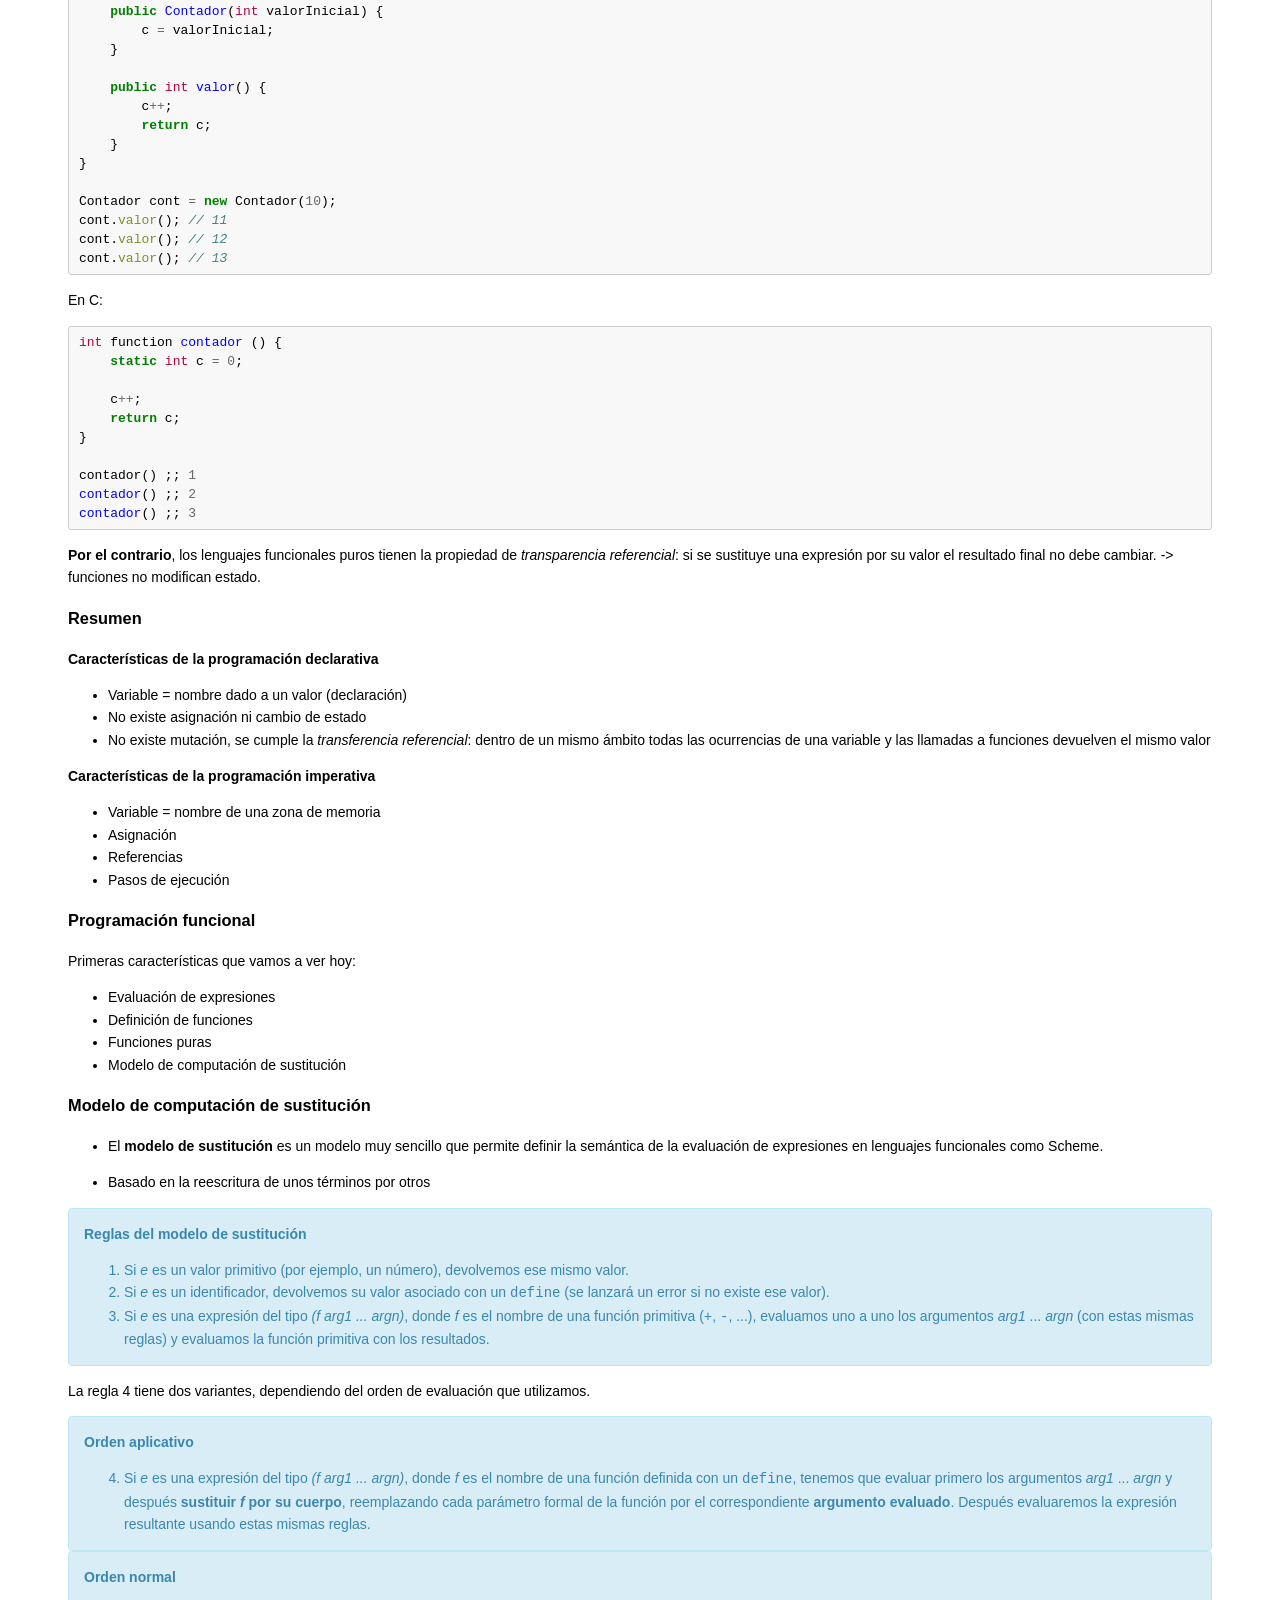
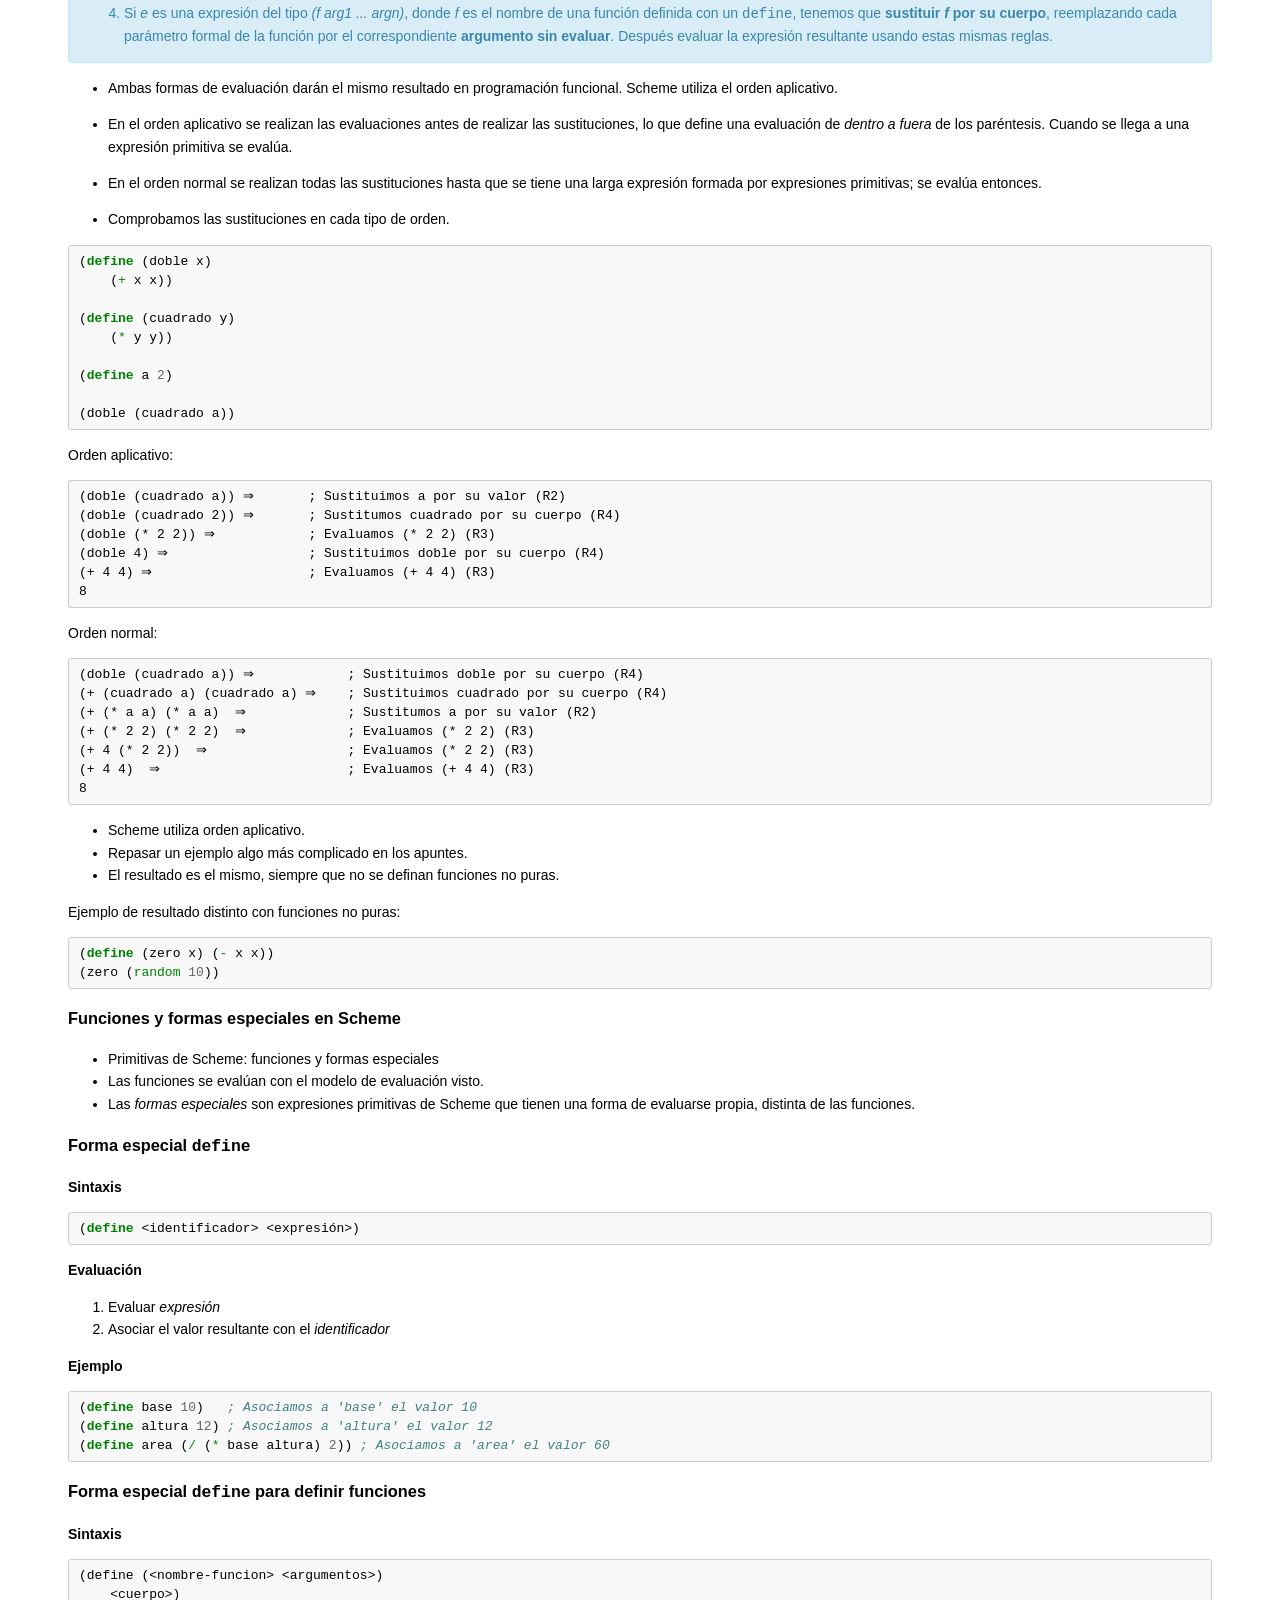
<file: semana01/semana01.html>
<!DOCTYPE html>
<html lang="en">

<head>
    <meta charset="utf-8">
<style type="text/css">

/* Admonition */

.admonition {
    padding-left: 15px;
    padding-right: 15px;
    border: 1px solid transparent;
    border-radius: 4px;
    text-align: left;
}

.admonition.note { /* csslint allow: adjoining-classes */
    color: #3a87ad;
    background-color: #d9edf7;
    border-color: #bce8f1;
}

.admonition.warning { /* csslint allow: adjoining-classes */
    color: #c09853;
    background-color: #fcf8e3;
    border-color: #fbeed5;
}

.admonition.danger { /* csslint allow: adjoining-classes */
    color: #b94a48;
    background-color: #f2dede;
    border-color: #eed3d7;
}

.admonition-title {
    font-weight: bold;
    text-align: left;
}


/* Codehilite */

.hll { background-color: #ffffcc }
.c { color: #408080; font-style: italic } /* Comment */
.err { border: 1px solid #FF0000 } /* Error */
.k { color: #008000; font-weight: bold } /* Keyword */
.o { color: #666666 } /* Operator */
.ch { color: #408080; font-style: italic } /* Comment.Hashbang */
.cm { color: #408080; font-style: italic } /* Comment.Multiline */
.cp { color: #BC7A00 } /* Comment.Preproc */
.cpf { color: #408080; font-style: italic } /* Comment.PreprocFile */
.c1 { color: #408080; font-style: italic } /* Comment.Single */
.cs { color: #408080; font-style: italic } /* Comment.Special */
.gd { color: #A00000 } /* Generic.Deleted */
.ge { font-style: italic } /* Generic.Emph */
.gr { color: #FF0000 } /* Generic.Error */
.gh { color: #000080; font-weight: bold } /* Generic.Heading */
.gi { color: #00A000 } /* Generic.Inserted */
.go { color: #888888 } /* Generic.Output */
.gp { color: #000080; font-weight: bold } /* Generic.Prompt */
.gs { font-weight: bold } /* Generic.Strong */
.gu { color: #800080; font-weight: bold } /* Generic.Subheading */
.gt { color: #0044DD } /* Generic.Traceback */
.kc { color: #008000; font-weight: bold } /* Keyword.Constant */
.kd { color: #008000; font-weight: bold } /* Keyword.Declaration */
.kn { color: #008000; font-weight: bold } /* Keyword.Namespace */
.kp { color: #008000 } /* Keyword.Pseudo */
.kr { color: #008000; font-weight: bold } /* Keyword.Reserved */
.kt { color: #B00040 } /* Keyword.Type */
.m { color: #666666 } /* Literal.Number */
.s { color: #BA2121 } /* Literal.String */
.na { color: #7D9029 } /* Name.Attribute */
.nb { color: #008000 } /* Name.Builtin */
.nc { color: #0000FF; font-weight: bold } /* Name.Class */
.no { color: #880000 } /* Name.Constant */
.nd { color: #AA22FF } /* Name.Decorator */
.ni { color: #999999; font-weight: bold } /* Name.Entity */
.ne { color: #D2413A; font-weight: bold } /* Name.Exception */
.nf { color: #0000FF } /* Name.Function */
.nl { color: #A0A000 } /* Name.Label */
.nn { color: #0000FF; font-weight: bold } /* Name.Namespace */
.nt { color: #008000; font-weight: bold } /* Name.Tag */
.nv { color: #19177C } /* Name.Variable */
.ow { color: #AA22FF; font-weight: bold } /* Operator.Word */
.w { color: #bbbbbb } /* Text.Whitespace */
.mb { color: #666666 } /* Literal.Number.Bin */
.mf { color: #666666 } /* Literal.Number.Float */
.mh { color: #666666 } /* Literal.Number.Hex */
.mi { color: #666666 } /* Literal.Number.Integer */
.mo { color: #666666 } /* Literal.Number.Oct */
.sa { color: #BA2121 } /* Literal.String.Affix */
.sb { color: #BA2121 } /* Literal.String.Backtick */
.sc { color: #BA2121 } /* Literal.String.Char */
.dl { color: #BA2121 } /* Literal.String.Delimiter */
.sd { color: #BA2121; font-style: italic } /* Literal.String.Doc */
.s2 { color: #BA2121 } /* Literal.String.Double */
.se { color: #BB6622; font-weight: bold } /* Literal.String.Escape */
.sh { color: #BA2121 } /* Literal.String.Heredoc */
.si { color: #BB6688; font-weight: bold } /* Literal.String.Interpol */
.sx { color: #008000 } /* Literal.String.Other */
.sr { color: #BB6688 } /* Literal.String.Regex */
.s1 { color: #BA2121 } /* Literal.String.Single */
.ss { color: #19177C } /* Literal.String.Symbol */
.bp { color: #008000 } /* Name.Builtin.Pseudo */
.fm { color: #0000FF } /* Name.Function.Magic */
.vc { color: #19177C } /* Name.Variable.Class */
.vg { color: #19177C } /* Name.Variable.Global */
.vi { color: #19177C } /* Name.Variable.Instance */
.vm { color: #19177C } /* Name.Variable.Magic */
.il { color: #666666 } /* Literal.Number.Integer.Long */

/* Estilo LPP */

body {
  font-family: Helvetica, arial, sans-serif;
  font-size: 14px;
  line-height: 1.6;
  background-color: white;
  padding: 60px;
}

pre {
  background-color: #f8f8f8;
  border: 1px solid #cccccc;
  font-size: 13px;
  line-height: 19px;
  overflow: auto;
  padding: 6px 10px;
  border-radius: 3px;
}

table {
  padding: 0;border-collapse: collapse; }
  table tr {
    border-top: 1px solid #cccccc;
    background-color: white;
    margin: 0;
    padding: 0; }
    table tr:nth-child(2n) {
      background-color: #f8f8f8; }
    table tr th {
      font-weight: bold;
      border: 1px solid #cccccc;
      margin: 0;
      padding: 6px 13px; }
    table tr td {
      border: 1px solid #cccccc;
      margin: 0;
      padding: 6px 13px; }
    table tr th :first-child, table tr td :first-child {
      margin-top: 0; }
    table tr th :last-child, table tr td :last-child {
      margin-bottom: 0; }

</style>

</head>

<body>
<h1>Semana 1</h1>
<p>Notas de clase de la semana 1 de LPP.</p>
<hr />
<h1>Tema 0: Presentación de la asignatura</h1>
<hr />
<ul>
<li>Usamos
  <a href="https://moodle2019-20.ua.es/moodle/course/view.php?id=4822">Moodle</a>
  para mostrar la planificación semanal, subir prácticas,
  etc. </li>
<li>Utilizaremos el foro para enviar avisos. También lo podéis usar
  vosotros para plantear dudas, consultas, etc. Así todos nos
  enteremos de las contestaciones.</li>
<li>Los apuntes y prácticas están en la web de apuntes de la asignatura: <a href="https://domingogallardo.github.io/apuntes-lpp/">https://domingogallardo.github.io/apuntes-lpp/</a>.</li>
</ul>
<h3>Temario</h3>
<ul>
<li>
<p>3 bloques temáticos:</p>
<ol>
<li>Programación funcional (Scheme): temas 1 y 2</li>
<li>Procesos y estructuras recursivas (Scheme): temas 3 y 4</li>
<li>Programación funcional en Swift y programación orientada a
   objetos avanzada (Swift): temas 5 y 6</li>
</ol>
</li>
<li>
<p>Temas:</p>
<ul>
<li>T1. Lenguajes de programación</li>
<li>T2. Programación Funcional</li>
<li>T3. Procedimientos recursivos</li>
<li>T4. Estructuras recursivas</li>
<li>T5. Programación funcional en Swift</li>
<li>T6. Programación Orientada a Objetos Avanzada en Swift</li>
</ul>
</li>
</ul>
<h3>Planificación</h3>
<p><img src="imagenes/planificacion.png" width="800px"/></p>
<h3>Horarios</h3>
<p><img src="imagenes/horario.png" width="800px"/></p>
<h3>Prácticas</h3>
<ul>
<li>2 seminarios: Scheme y Swift</li>
<li>11 hojas de ejercicios semanales en Scheme (temas 1-4) y Swift
  (temas 5-6).</li>
<li>Disponible los viernes y se realizarán durante la semana
  siguiente. Al final de la semana se publicará la solución.</li>
</ul>
<h3>Cuestionarios</h3>
<ul>
<li>
<p>Al comienzo de cada sesión de prácticas se realizará en Moodle un
<strong>cuestionario sobre la hoja de ejercicios de la semana anterior</strong>. La
superación de los cuestionarios de cada bloque sumará 0,5 puntos a la
nota del parcial de ese bloque.</p>
</li>
<li>
<p>En clase de prácticas explicaremos más detalles sobre el
  funcionamiento de estos cuestionarios.</p>
</li>
</ul>
<h3>Evaluación</h3>
<ul>
<li>
<p>Tres bloques:</p>
<ul>
<li>Bloque 1. Programación funcional (Scheme; temas 1, 2; prácticas 1-4)</li>
<li>Bloque 2. Procesos y estructuras recursivas (Scheme; temas 3, 4; prácticas 5-7)</li>
<li>Bloque 3. Programación funcional en Swift y programación orientada a
  objetos avanzada (Swift; temas 5, 6; prácticas 8-11)</li>
</ul>
</li>
<li>
<p>Un examen parcial sobre cada uno de los bloques. Cada examen pondera
  un 33,33% en la nota final (sin nota mínima).</p>
</li>
<li>
<p>Cuestionarios de prácticas: si se aprueban <code>n-1</code> cuestionarios del
  bloque se consiguen 0,5 puntos que se suman a la nota del parcial
  del bloque.</p>
</li>
</ul>
<p><img src="imagenes/evaluacion.png" width="600px"/></p>
<h3>Consejos para aprender con éxito</h3>
<ul>
<li>
<p>Consejos:</p>
<ul>
<li>Trabajar todas las semanas y seguir el ritmo de la asignatura.</li>
<li>Trabajar todos los ejemplos de teoría, probándolos en el
   ordenador y entendiéndolos (no aprenderlos de memoria)</li>
<li>Usar lápiz y papel para enfrentarse con los problemas</li>
</ul>
</li>
<li>
<p>Algunos comentarios:</p>
</li>
</ul>
<div class="admonition quote">
<p class="admonition-title">Cómo dominar los conceptos</p>
<p>Para superar la asignatura lo que hice fue estudiar mucho. Hay que practicar y sobre todo
entender los ejercicios y no sabérselos de memoria. Una vez
dominados los ejercicios yo mismo me propuse variantes de los
mismos. Así es como se domina.</p>
</div>
<div class="admonition quote">
<p class="admonition-title">No copiar las prácticas</p>
<p>El mayor problema que creo que existe es que muchas personas se
relajan y se copian las prácticas en cuanto les resultan un poco
difíciles o les lleva algo mas del tiempo que les gustaría. Esta
asignatura si no haces tu los ejercicios y te peleas con ellos es
prácticamente imposible de sacar.</p>
</div>
<div class="admonition quote">
<p class="admonition-title">No memorizar</p>
<p>Otra de las cosas es que tienes que cambiar la forma de estudiar,
no vale memorizar, ni hacer muchos ejercicios sin más. Tienes que
entender bien el funcionamiento de la recursión para luego poder
practicar con ejercicios, sino no sirve. [...] En mi opinión el
problema de LPP para mucha gente es que para los exámenes se
memorizan los ejercicios de prácticas de las soluciones que se dan
en clase.</p>
</div>
<hr />
<h1>Tema 1: Lenguajes de programación.</h1>
<p>Tema no presencial para estudiar en casa.</p>
<hr />
<h3>Algunos lenguajes importantes y su fecha de creación</h3>
<table>
<thead>
<tr>
<th align="center">1950-1960</th>
<th align="center">1970</th>
<th align="center">1980</th>
<th align="center">1990</th>
<th align="center">2000</th>
</tr>
</thead>
<tbody>
<tr>
<td align="center">1957 FORTRAN</td>
<td align="center">1970 Pascal</td>
<td align="center">1980 Smalltalk-80</td>
<td align="center">1990 Haskell</td>
<td align="center">2000 C#</td>
</tr>
<tr>
<td align="center">1958 ALGOL</td>
<td align="center">1972 Prolog</td>
<td align="center">1983 Objective-C</td>
<td align="center">1991 Python</td>
<td align="center">2003 Scala</td>
</tr>
<tr>
<td align="center">1960 Lisp</td>
<td align="center">1972 C</td>
<td align="center">1983 Ada</td>
<td align="center">1993 Ruby</td>
<td align="center">2003 Groovy</td>
</tr>
<tr>
<td align="center">1960 COBOL</td>
<td align="center">1975 Scheme</td>
<td align="center">1986 C++</td>
<td align="center">1995 Java</td>
<td align="center">2009 Go</td>
</tr>
<tr>
<td align="center">1962 APL</td>
<td align="center">1975 Modula</td>
<td align="center">1986 Eiffel</td>
<td align="center">1995 Racket</td>
<td align="center">2014 Swift</td>
</tr>
<tr>
<td align="center">1964 BASIC</td>
<td align="center"></td>
<td align="center">1987 Perl</td>
<td align="center"></td>
<td align="center"></td>
</tr>
<tr>
<td align="center">1967 SIMULA</td>
<td align="center"></td>
<td align="center"></td>
<td align="center"></td>
<td align="center"></td>
</tr>
</tbody>
</table>
<h3>Genealogía de los lenguajes de programación</h3>
<p><img src="imagenes/genealogia-de-los-lp.png" width="600px"/></p>
<h3>Lista TIOBE</h3>
<p>La <a href="http://www.tiobe.com/index.php/content/paperinfo/tpci/index.html">lista
TIOBE</a>
se publica cada año indicando los lenguajes de programación más
populares.</p>
<p><img src="imagenes/lista-tiobe.png" width="800px"/></p>
<p><img src="imagenes/tpci_trends.png" width="800px"/></p>
<h3>Paradigmas de programación</h3>
<ul>
<li>Paradigmas más importantes de programación:<ul>
<li>Paradigma funcional (Lisp, Scheme, Haskell, Racket)</li>
<li>Paradigma lógico (Prolog)</li>
<li>Paradigma imperativo o procedural (FORTRAN, BASIC, C, JavaScript)</li>
<li>Paradigma orientado a objetos (Modula, Java, C++)</li>
</ul>
</li>
</ul>
<hr />
<h1>Tema 2: Programación funcional</h1>
<h3>Veremos hoy</h3>
<ol>
<li>El paradigma de Programación Funcional<ul>
<li>1.1 Pasado y presente del paradigma funcional</li>
<li>1.2. Programación declarativa vs. imperativa</li>
<li>1.3. Evaluación de expresiones</li>
<li>1.4. Modelo de computación de sustitución</li>
</ul>
</li>
<li>Scheme como lenguaje de programación funcional<ul>
<li>2.1. Funciones y formas especiales</li>
<li>2.2. Formas especiales en Scheme: define, if, cond</li>
<li>2.3. Forma especial quote y símbolos</li>
<li>2.4. Listas</li>
</ul>
</li>
</ol>
<hr />
<h3>Definición de programación funcional</h3>
<div class="admonition note">
<p class="admonition-title">Un programa funcional es</p>
<p>Un conjunto de funciones matemáticas que convierten
unas entradas en unas salidas, sin ningún estado interno y ningún
efecto lateral.</p>
</div>
<ul>
<li>Es posible utilizar este paradigma en muchos lenguajes de
  programación, aunque no sean estrictamente funcionales.</li>
</ul>
<h3>Principales características del paradigma funcional</h3>
<ul>
<li>Definiciones de funciones matemáticas puras, sin estado interno ni
  efectos laterales</li>
<li>Valores inmutables</li>
<li>Uso profuso de la recursión en la definición de las funciones</li>
<li>Uso de listas como estructuras de datos fundamentales</li>
<li>Funciones como tipos de datos primitivos: expresiones lambda y
  funciones de orden superior</li>
</ul>
<h3>Orígenes históricos</h3>
<ul>
<li>Cálculo lambda de Alonzo Curch (1930) basado en definición de
  funciones matemáticas</li>
<li>Equivalencia del cálculo lambda a Máquina de Turing -&gt; es posible
  computar con funciones matemáticas</li>
<li>Llegada de computadores electrónicos -&gt; posibilidad de definir
  funciones matemáticas y <strong>evaluarlas</strong> en el computador</li>
</ul>
<h3>Historia y características del Lisp</h3>
<ul>
<li><a href="http://en.wikipedia.org/wiki/Lisp_(programming_language)">Lisp</a> es
  el primer lenguaje de programación de alto nivel basado en el
  paradigma funcional.</li>
<li>Creado en 1958 por John McCarthy.</li>
<li>Lisp es un lenguaje revolucionario e introduce nuevos conceptos de
  programación no existentes en la época en la que nace</li>
<li>Un número enorme de lenguajes se han creado tomando muchas ideas del Lisp</li>
<li>Lisp no es exclusivamente funcional (no es un lenguaje funcional <em>puro</em>)</li>
</ul>
<h3>Lenguajes de programación funcional</h3>
<p>Lenguajes modernos principalmente funcionales:</p>
<ul>
<li><a href="https://en.wikipedia.org/wiki/Clojure">Clojure</a></li>
<li><a href="https://en.wikipedia.org/wiki/Erlang_(programming_language)">Erlang</a></li>
</ul>
<p>Lenguajes multi-paradigma en los que se puede usar POO y PF:</p>
<ul>
<li><a href="https://en.wikipedia.org/wiki/Ruby_(programming_language)">Ruby</a></li>
<li><a href="https://en.wikipedia.org/wiki/Python_(programming_language)">Python</a></li>
<li><a href="https://en.wikipedia.org/wiki/Groovy_(programming_language)">Groovy</a></li>
<li><a href="https://en.wikipedia.org/wiki/Scala_(programming_language)">Scala</a></li>
<li><a href="https://en.wikipedia.org/wiki/Swift_(programming_language)">Swift</a></li>
</ul>
<p>Lenguaje funcional puro más importante:</p>
<ul>
<li><a href="https://en.wikipedia.org/wiki/Haskell_(programming_language)">Haskell</a></li>
</ul>
<h3>Aplicaciones prácticas de la programación funcional</h3>
<ul>
<li>Paradigma muy popular en la actualidad</li>
<li>
<p>Algunos artículos y charlas:</p>
<ul>
<li>Lupo Montero - <a href="https://medium.com/laboratoria-how-to/introducción-a-la-programación-funcional-en-javascript-parte-1-e0b1d0b2142e">Introducción a la programación funcional en JavaScript</a> (Blog)</li>
<li>Andrés Marzal - <a href="https://www.youtube.com/watch?v=YU2i3L-euB0">Por qué deberías aprender programación funcional ya mismo</a> (Charla en YouTube)</li>
<li>Mary Rose Cook - <a href="https://maryrosecook.com/blog/post/a-practical-introduction-to-functional-programming">A practical introduction to functional programming</a> (Blog)</li>
<li>Ben Christensen - <a href="https://www.infoq.com/presentations/Netflix-API-rxjava-hystrix">Functional Reactive Programming in the Netflix API</a> (Charla en InfoQ)</li>
</ul>
</li>
<li>
<p>El paradigma funcional facilita:</p>
<ul>
<li>la programación de sistemas concurrentes, con múltiples hilos de
  ejecución o con múltiples computadores ejecutando procesos
  conectados concurrentes.</li>
<li>la definición y composición de múltiples operaciones sobre
  <em>streams</em> de forma muy concisa y compacta, aplicable a la
  programación de sistemas distribuidos en Internet.</li>
<li>la programación interactiva y evolutiva.</li>
</ul>
</li>
</ul>
<h3>Evaluación de expresiones y definición de funciones</h3>
<ul>
<li>
<p>En la asignatura usaremos Scheme como primer lenguaje en el que
  exploraremos la programación funcional.</p>
</li>
<li>
<p>En el seminario de Scheme que se imparte en prácticas se estudiará
  en más profundidad los conceptos más importantes del lenguaje: tipos
  de datos, operadores, estructuras de control, intérprete, etc.</p>
</li>
<li>
<p>Vamos a empezar a ver ejemplo concretos de programación funcional
  viendo cómo se evalúan expresiones y cómo se definen funciones en Scheme.</p>
</li>
</ul>
<h3>Evaluación de expresiones</h3>
<div class="codehilite"><pre><span></span><span class="mi">2</span> <span class="n">⇒</span> <span class="mi">2</span>
<span class="p">(</span><span class="nb">+</span> <span class="mi">2</span> <span class="mi">3</span><span class="p">)</span> <span class="n">⇒</span> <span class="mi">5</span>
<span class="p">(</span><span class="nb">+</span><span class="p">)</span> <span class="n">⇒</span> <span class="mi">0</span>
<span class="p">(</span><span class="nb">+</span> <span class="mi">2</span> <span class="mi">4</span> <span class="mi">5</span> <span class="mi">6</span><span class="p">)</span> <span class="n">⇒</span> <span class="mi">17</span>
<span class="p">(</span><span class="nb">+</span> <span class="p">(</span><span class="nb">*</span> <span class="mi">2</span> <span class="mi">3</span><span class="p">)</span> <span class="p">(</span><span class="nb">-</span> <span class="mi">3</span> <span class="mi">1</span><span class="p">))</span> <span class="n">⇒</span> <span class="mi">8</span>
</pre></div>

<p>Se dice "<strong>evaluar una expresión</strong>" en lugar de "<strong>ejecutar una expresión</strong>".</p>
<p>Partes de una expresión:</p>
<ul>
<li>Operador</li>
<li>Operandos</li>
<li>Evaluación de dentro a fuera</li>
</ul>
<p>Por ejemplo, ¿cuál es la evaluación de la siguiente expresión?:</p>
<div class="codehilite"><pre><span></span><span class="p">(</span><span class="nb">+</span> <span class="p">(</span><span class="nb">*</span> <span class="mi">2</span> <span class="mi">3</span><span class="p">)</span> <span class="p">(</span><span class="nb">-</span> <span class="mi">3</span> <span class="p">(</span><span class="nb">/</span> <span class="mi">12</span> <span class="mi">3</span><span class="p">)))</span>
</pre></div>

<p style="margin-bottom:3cm;"></p>

<h3>Definición de funciones</h3>
<p>Definición</p>
<div class="codehilite"><pre><span></span><span class="p">(</span><span class="k">define</span> <span class="p">(</span><span class="n">cuadrado</span> <span class="n">x</span><span class="p">)</span>
   <span class="p">(</span><span class="nb">*</span> <span class="n">x</span> <span class="n">x</span><span class="p">))</span>
</pre></div>

<p>Uso y evaluación:</p>
<div class="codehilite"><pre><span></span><span class="p">(</span><span class="n">cuadrado</span> <span class="mi">10</span><span class="p">)</span> <span class="n">⇒</span> <span class="mi">100</span>
<span class="p">(</span><span class="n">cuadrado</span> <span class="p">(</span><span class="nb">+</span> <span class="mi">10</span> <span class="p">(</span><span class="n">cuadrado</span> <span class="p">(</span><span class="nb">+</span> <span class="mi">2</span> <span class="mi">4</span><span class="p">))))</span> <span class="n">⇒</span> <span class="mi">2116</span>
</pre></div>

<h3>Definición de funciones auxiliares</h3>
<ul>
<li>Lo habitual en programación funcional es definir funciones muy
pequeñas e ir construyendo funciones cada vez de mayor nivel usando
las anteriores.</li>
</ul>
<div class="codehilite"><pre><span></span><span class="p">(</span><span class="k">define</span> <span class="p">(</span><span class="n">suma-cuadrados</span> <span class="n">x</span> <span class="n">y</span><span class="p">)</span>
   <span class="p">(</span><span class="nb">+</span> <span class="p">(</span><span class="n">cuadrado</span> <span class="n">x</span><span class="p">)</span> <span class="p">(</span><span class="n">cuadrado</span> <span class="n">y</span><span class="p">)))</span>
</pre></div>

<h3>Funciones puras</h3>
<ul>
<li>No modifican los parámetros que se les pasa</li>
<li>Devuelven un único resultado</li>
<li>No tienen estado local ni el resultado depende de un estado exterior mutable</li>
</ul>
<h3>Composición de funciones</h3>
<ul>
<li>Una idea fundamental de la programación funcional es la composición de
funciones que transforman unos datos de entrada en otros de salida. </li>
<li>Ejemplo: procesamiento de imágenes en vehículos autónomos:</li>
</ul>
<p><img src="imagenes/composicion-funciones.png" width="700px"/></p>
<ul>
<li>En un lenguaje de programación funcional como Scheme:</li>
</ul>
<div class="codehilite"><pre><span></span><span class="p">(</span><span class="k">define</span> <span class="p">(</span><span class="n">conduce-vehiculo</span> <span class="n">imagenes</span><span class="p">)</span>
    <span class="p">(</span><span class="n">obten-acciones</span> 
        <span class="p">(</span><span class="n">reconoce</span> 
            <span class="p">(</span><span class="n">filtra</span> 
                <span class="p">(</span><span class="n">obten-caracteristicas</span> <span class="n">imagenes</span><span class="p">)))))</span>
</pre></div>

<h3>Programación declarativa</h3>
<ul>
<li>La PF es un estilo de <strong>programación declarativa</strong>, frente a la
  programación tradicional imperativa.</li>
<li>Frente a programación imperativa, basada en pasos de ejecución y
  cambio de estado de variables, la programación declarativa es un
  estilo de programación matemático.</li>
<li>Se <strong>declaran</strong> valores y objetivos o características de los
  elementos de programa.</li>
<li>La ejecución del programa es "instantánea", sin que haya que
  considerar los pasos de ejecución.</li>
<li>Ejemplo: hoja de cálculo.</li>
<li>La programación funcional es un ejemplo de programación declarativa:
  se declaran funciones y se evalúan matemáticamente expresiones.</li>
<li>La programación lógica (Prolog) es otro ejemplo de programación declarativa.</li>
</ul>
<p>Otro ejemplo de programación declarativa: SwiftUI.</p>
<p><img src="imagenes/swiftui.png" width="700px"/></p>
<ul>
<li>Como hemos visto, en programación funcional <strong>declaramos funciones</strong>
que transforman datos de entrada en datos de salida.</li>
</ul>
<div class="codehilite"><pre><span></span><span class="p">(</span><span class="k">define</span> <span class="p">(</span><span class="n">cuadrado</span> <span class="n">x</span><span class="p">)</span>
   <span class="p">(</span><span class="nb">*</span> <span class="n">x</span> <span class="n">x</span><span class="p">))</span>
</pre></div>

<ul>
<li>La llamada a la función con el parámetro 4 devuelve 16:</li>
</ul>
<div class="codehilite"><pre><span></span><span class="p">(</span><span class="n">cuadrado</span> <span class="mi">4</span><span class="p">)</span> <span class="c1">; devuelve 16</span>
</pre></div>

<h3>Programación imperativa</h3>
<ul>
<li>Lenguajes tradicionales (C, C++, Java, Python, etc.)</li>
</ul>
<p>Características:</p>
<ul>
<li>Pasos de ejecución</li>
<li>Mutación</li>
<li>Efectos laterales</li>
<li>Estado local mutable en las funciones</li>
</ul>
<h3>Pasos de ejecución</h3>
<p>Pasos de ejecución en C:</p>
<div class="codehilite"><pre><span></span><span class="kt">int</span> <span class="n">a</span> <span class="o">=</span> <span class="n">cuadrado</span><span class="p">(</span><span class="mi">8</span><span class="p">);</span>
<span class="kt">int</span> <span class="n">b</span> <span class="o">=</span> <span class="n">doble</span><span class="p">(</span><span class="n">a</span><span class="p">);</span>
<span class="kt">int</span> <span class="n">c</span> <span class="o">=</span> <span class="n">cuadrado</span><span class="p">(</span><span class="n">b</span><span class="p">);</span>
<span class="k">return</span> <span class="n">c</span>
</pre></div>

<p>En Swift:</p>
<div class="codehilite"><pre><span></span><span class="n">filtrados</span> <span class="p">=</span> <span class="n">filtra</span><span class="p">(</span><span class="n">pedidos</span><span class="p">);</span>
<span class="n">procesados</span> <span class="p">=</span> <span class="n">procesa</span><span class="p">(</span><span class="n">filtrados</span><span class="p">);</span>
<span class="k">return</span> <span class="n">procesados</span><span class="p">;</span>
</pre></div>

<p>En programación funcional, en lugar de pasos de ejecución se utiliza
como hemos visto la composición de funciones. Los ejemplos anteriores
se expresan de la siguiente forma en programación funcional:</p>
<div class="codehilite"><pre><span></span><span class="p">(</span><span class="n">cuadrado</span> <span class="p">(</span><span class="n">doble</span> <span class="p">(</span><span class="n">cuadrado</span> <span class="mi">8</span><span class="p">)))</span>
</pre></div>

<div class="codehilite"><pre><span></span><span class="p">(</span><span class="n">procesa</span> <span class="p">(</span><span class="n">filtra</span> <span class="n">pedidos</span><span class="p">))</span>
</pre></div>

<h3>Mutación</h3>
<p>Asignación destructiva o mutación:</p>
<div class="codehilite"><pre><span></span><span class="kt">int</span> <span class="n">x</span> <span class="o">=</span> <span class="mi">10</span><span class="p">;</span>
<span class="kt">int</span> <span class="n">x</span> <span class="o">=</span> <span class="n">x</span> <span class="o">+</span> <span class="mi">1</span><span class="p">;</span>
</pre></div>

<p>En programación funcional los valores definidos son inmutables:</p>
<div class="codehilite"><pre><span></span><span class="kn">#lang </span><span class="nn">racket</span>

<span class="p">(</span><span class="k">define</span> <span class="n">a</span> <span class="mi">12</span><span class="p">)</span>
<span class="p">(</span><span class="k">define</span> <span class="n">a</span> <span class="mi">200</span><span class="p">)</span>
</pre></div>

<p>tendremos el siguiente error:</p>
<div class="codehilite"><pre><span></span>module: identifier already defined in: a
</pre></div>

<p>En lenguajes imperativos también hay sentencias declarativas:</p>
<div class="codehilite"><pre><span></span>1. int x = 1;   // declarativa
2. x = x+1;     // imperativa
3. int y = x+1; // declarativa
4. y = x;       // imperativa
</pre></div>

<h3>Mutación y efectos laterales</h3>
<ul>
<li>Referencias + mutación = efectos laterales (<em>side effect</em> en inglés)</li>
</ul>
<p>Ejemplo de mutación:</p>
<div class="codehilite"><pre><span></span><span class="n">Point2D</span> <span class="n">p1</span> <span class="o">=</span> <span class="k">new</span> <span class="n">Point2D</span><span class="p">(</span><span class="mf">3.0</span><span class="p">,</span> <span class="mf">2.0</span><span class="p">);</span> <span class="c1">// la coord x de p1 es 3.0</span>
<span class="n">p1</span><span class="p">.</span><span class="na">getCoordX</span><span class="p">();</span> <span class="c1">// la coord x de p1 es 3.0</span>
<span class="n">p1</span><span class="p">.</span><span class="na">setCoordX</span><span class="p">(</span><span class="mf">10.0</span><span class="p">);</span>
<span class="n">p1</span><span class="p">.</span><span class="na">getCoordX</span><span class="p">();</span> <span class="c1">// la coord x de p1 es 10.0</span>
</pre></div>

<p>Ejemplo de efecto lateral:</p>
<div class="codehilite"><pre><span></span><span class="n">Point2D</span> <span class="n">p1</span> <span class="o">=</span> <span class="k">new</span> <span class="n">Point2D</span><span class="p">(</span><span class="mf">3.0</span><span class="p">,</span> <span class="mf">2.0</span><span class="p">);</span> <span class="c1">// la coord x de p1 es 3.0</span>
<span class="n">p1</span><span class="p">.</span><span class="na">getCoordX</span><span class="p">();</span> <span class="c1">// la coord x de p1 es 3.0</span>
<span class="n">Point2D</span> <span class="n">p2</span> <span class="o">=</span> <span class="n">p1</span><span class="p">;</span>
<span class="n">p2</span><span class="p">.</span><span class="na">setCoordX</span><span class="p">(</span><span class="mf">10.0</span><span class="p">);</span>
<span class="n">p1</span><span class="p">.</span><span class="na">getCoordX</span><span class="p">();</span> <span class="c1">// la coord x de p1 es 10.0, sin que ninguna sentencia haya modificado directamente p1</span>
</pre></div>

<ul>
<li>Los efectos laterales permiten definir estructuras de datos más
  eficientes, pero también generan <em>bugs</em> complicados de
  depurar. Sobre todo cuando se están programando sistemas
  concurrentes con múltiples hilos de ejecución.</li>
</ul>
<h3>Estado local mutable</h3>
<p>Función con estado local mutable en lenguaje imperativo (Java):</p>
<div class="codehilite"><pre><span></span><span class="kd">public</span> <span class="kd">class</span> <span class="nc">Contador</span> <span class="p">{</span>
    <span class="kt">int</span> <span class="n">c</span><span class="p">;</span>

    <span class="kd">public</span> <span class="nf">Contador</span><span class="p">(</span><span class="kt">int</span> <span class="n">valorInicial</span><span class="p">)</span> <span class="p">{</span>
        <span class="n">c</span> <span class="o">=</span> <span class="n">valorInicial</span><span class="p">;</span>
    <span class="p">}</span>

    <span class="kd">public</span> <span class="kt">int</span> <span class="nf">valor</span><span class="p">()</span> <span class="p">{</span>
        <span class="n">c</span><span class="o">++</span><span class="p">;</span>
        <span class="k">return</span> <span class="n">c</span><span class="p">;</span>
    <span class="p">}</span>
<span class="p">}</span>

<span class="n">Contador</span> <span class="n">cont</span> <span class="o">=</span> <span class="k">new</span> <span class="n">Contador</span><span class="p">(</span><span class="mi">10</span><span class="p">);</span>
<span class="n">cont</span><span class="p">.</span><span class="na">valor</span><span class="p">();</span> <span class="c1">// 11</span>
<span class="n">cont</span><span class="p">.</span><span class="na">valor</span><span class="p">();</span> <span class="c1">// 12</span>
<span class="n">cont</span><span class="p">.</span><span class="na">valor</span><span class="p">();</span> <span class="c1">// 13</span>
</pre></div>

<p>En C:</p>
<div class="codehilite"><pre><span></span><span class="kt">int</span> <span class="n">function</span> <span class="nf">contador</span> <span class="p">()</span> <span class="p">{</span>
    <span class="k">static</span> <span class="kt">int</span> <span class="n">c</span> <span class="o">=</span> <span class="mi">0</span><span class="p">;</span>

    <span class="n">c</span><span class="o">++</span><span class="p">;</span>
    <span class="k">return</span> <span class="n">c</span><span class="p">;</span>
<span class="p">}</span>

<span class="n">contador</span><span class="p">()</span> <span class="p">;;</span> <span class="mi">1</span>
<span class="nf">contador</span><span class="p">()</span> <span class="p">;;</span> <span class="mi">2</span>
<span class="nf">contador</span><span class="p">()</span> <span class="p">;;</span> <span class="mi">3</span>
</pre></div>

<p><strong>Por el contrario</strong>, los lenguajes funcionales puros tienen la propiedad
de <em>transparencia referencial</em>: si se sustituye una expresión por su
valor el resultado final no debe cambiar. -&gt; funciones no modifican estado.</p>
<h3>Resumen</h3>
<p><strong>Características de la programación declarativa</strong></p>
<ul>
<li>Variable = nombre dado a un valor (declaración)</li>
<li>No existe asignación ni cambio de estado</li>
<li>No existe mutación, se cumple la <em>transferencia referencial</em>: dentro
  de un mismo ámbito todas las ocurrencias de una variable y las
  llamadas a funciones devuelven el mismo valor</li>
</ul>
<p><strong>Características de la programación imperativa</strong></p>
<ul>
<li>Variable = nombre de una zona de memoria</li>
<li>Asignación</li>
<li>Referencias</li>
<li>Pasos de ejecución</li>
</ul>
<h3>Programación funcional</h3>
<p>Primeras características que vamos a ver hoy:</p>
<ul>
<li>Evaluación de expresiones</li>
<li>Definición de funciones</li>
<li>Funciones puras</li>
<li>Modelo de computación de sustitución</li>
</ul>
<h3>Modelo de computación de sustitución</h3>
<ul>
<li>
<p>El <strong>modelo de sustitución</strong> es un modelo muy sencillo que permite
definir la semántica de la evaluación de expresiones en lenguajes
funcionales como Scheme. </p>
</li>
<li>
<p>Basado en la reescritura de unos términos por otros</p>
</li>
</ul>
<div class="admonition note">
<p class="admonition-title">Reglas del modelo de sustitución</p>
<ol>
<li>Si <em>e</em> es un valor primitivo (por ejemplo, un número), devolvemos ese
   mismo valor.</li>
<li>Si <em>e</em> es un identificador, devolvemos su valor asociado con un
   <code>define</code> (se lanzará un error si no existe ese valor).</li>
<li>Si <em>e</em> es una expresión del tipo <em>(f arg1 ... argn)</em>, donde <em>f</em> es
   el nombre de una función primitiva (<code>+</code>, <code>-</code>, ...), evaluamos uno a
   uno los argumentos <em>arg1</em> ... <em>argn</em> (con estas mismas reglas) y
   evaluamos la función primitiva con los resultados.</li>
</ol>
</div>
<p>La regla 4 tiene dos variantes, dependiendo del orden de
evaluación que utilizamos.</p>
<div class="admonition note">
<p class="admonition-title">Orden aplicativo</p>
<ol start="4">
<li>Si <em>e</em> es una expresión del tipo <em>(f arg1 ... argn)</em>, donde <em>f</em>
   es el nombre de una función definida con un <code>define</code>, tenemos
   que evaluar primero los argumentos <em>arg1</em> ... <em>argn</em> y después
   <strong>sustituir <em>f</em> por su cuerpo</strong>, reemplazando cada parámetro
   formal de la función por el correspondiente <strong>argumento
   evaluado</strong>. Después evaluaremos la expresión resultante usando
   estas mismas reglas.</li>
</ol>
</div>
<div class="admonition note">
<p class="admonition-title">Orden normal</p>
<ol start="4">
<li>Si <em>e</em> es una expresión del tipo <em>(f arg1 ... argn)</em>, donde <em>f</em>
   es el nombre de una función definida con un <code>define</code>, tenemos
   que <strong>sustituir <em>f</em> por su cuerpo</strong>, reemplazando cada
   parámetro formal de la función por el correspondiente
   <strong>argumento sin evaluar</strong>. Después evaluar la expresión
   resultante usando estas mismas reglas.</li>
</ol>
</div>
<ul>
<li>
<p>Ambas formas de evaluación darán el mismo resultado en programación
funcional. Scheme utiliza el orden aplicativo.</p>
</li>
<li>
<p>En el orden aplicativo se realizan las evaluaciones antes de realizar
las sustituciones, lo que define una evaluación de <em>dentro a fuera</em> de
los paréntesis. Cuando se llega a una expresión primitiva se
evalúa.</p>
</li>
<li>
<p>En el orden normal se realizan todas las sustituciones hasta que se
tiene una larga expresión formada por expresiones primitivas; se
evalúa entonces.</p>
</li>
<li>
<p>Comprobamos las sustituciones en cada tipo de orden.</p>
</li>
</ul>
<div class="codehilite"><pre><span></span><span class="p">(</span><span class="k">define</span> <span class="p">(</span><span class="n">doble</span> <span class="n">x</span><span class="p">)</span> 
    <span class="p">(</span><span class="nb">+</span> <span class="n">x</span> <span class="n">x</span><span class="p">))</span>

<span class="p">(</span><span class="k">define</span> <span class="p">(</span><span class="n">cuadrado</span> <span class="n">y</span><span class="p">)</span> 
    <span class="p">(</span><span class="nb">*</span> <span class="n">y</span> <span class="n">y</span><span class="p">))</span>

<span class="p">(</span><span class="k">define</span> <span class="n">a</span> <span class="mi">2</span><span class="p">)</span>

<span class="p">(</span><span class="n">doble</span> <span class="p">(</span><span class="n">cuadrado</span> <span class="n">a</span><span class="p">))</span>
</pre></div>

<p>Orden aplicativo:</p>
<div class="codehilite"><pre><span></span>(doble (cuadrado a)) ⇒       ; Sustituimos a por su valor (R2)
(doble (cuadrado 2)) ⇒       ; Sustitumos cuadrado por su cuerpo (R4)
(doble (* 2 2)) ⇒            ; Evaluamos (* 2 2) (R3)
(doble 4) ⇒                  ; Sustituimos doble por su cuerpo (R4)
(+ 4 4) ⇒                    ; Evaluamos (+ 4 4) (R3)
8
</pre></div>

<p>Orden normal:</p>
<div class="codehilite"><pre><span></span>(doble (cuadrado a)) ⇒            ; Sustituimos doble por su cuerpo (R4)
(+ (cuadrado a) (cuadrado a) ⇒    ; Sustituimos cuadrado por su cuerpo (R4)
(+ (* a a) (* a a)  ⇒             ; Sustitumos a por su valor (R2)
(+ (* 2 2) (* 2 2)  ⇒             ; Evaluamos (* 2 2) (R3)
(+ 4 (* 2 2))  ⇒                  ; Evaluamos (* 2 2) (R3)
(+ 4 4)  ⇒                        ; Evaluamos (+ 4 4) (R3)
8
</pre></div>

<ul>
<li>Scheme utiliza orden aplicativo.</li>
<li>Repasar un ejemplo algo más complicado en los apuntes.</li>
<li>El resultado es el mismo, siempre que no se definan funciones no puras.</li>
</ul>
<p>Ejemplo de resultado distinto con funciones no puras:</p>
<div class="codehilite"><pre><span></span><span class="p">(</span><span class="k">define</span> <span class="p">(</span><span class="n">zero</span> <span class="n">x</span><span class="p">)</span> <span class="p">(</span><span class="nb">-</span> <span class="n">x</span> <span class="n">x</span><span class="p">))</span>
<span class="p">(</span><span class="n">zero</span> <span class="p">(</span><span class="nb">random</span> <span class="mi">10</span><span class="p">))</span>
</pre></div>

<h3>Funciones y formas especiales en Scheme</h3>
<ul>
<li>Primitivas de Scheme: funciones y formas especiales</li>
<li>Las funciones se evalúan con el modelo de evaluación visto. </li>
<li>Las <em>formas especiales</em> son expresiones primitivas de Scheme que
tienen una forma de evaluarse propia, distinta de las funciones.</li>
</ul>
<h3>Forma especial <code>define</code></h3>
<p><strong>Sintaxis</strong></p>
<div class="codehilite"><pre><span></span><span class="p">(</span><span class="k">define</span> <span class="n">&lt;identificador&gt;</span> <span class="n">&lt;expresión&gt;</span><span class="p">)</span>
</pre></div>

<p><strong>Evaluación</strong></p>
<ol>
<li>Evaluar <em>expresión</em></li>
<li>Asociar el valor resultante con el <em>identificador</em></li>
</ol>
<p><strong>Ejemplo</strong></p>
<div class="codehilite"><pre><span></span><span class="p">(</span><span class="k">define</span> <span class="n">base</span> <span class="mi">10</span><span class="p">)</span>   <span class="c1">; Asociamos a &#39;base&#39; el valor 10</span>
<span class="p">(</span><span class="k">define</span> <span class="n">altura</span> <span class="mi">12</span><span class="p">)</span> <span class="c1">; Asociamos a &#39;altura&#39; el valor 12</span>
<span class="p">(</span><span class="k">define</span> <span class="n">area</span> <span class="p">(</span><span class="nb">/</span> <span class="p">(</span><span class="nb">*</span> <span class="n">base</span> <span class="n">altura</span><span class="p">)</span> <span class="mi">2</span><span class="p">))</span> <span class="c1">; Asociamos a &#39;area&#39; el valor 60</span>
</pre></div>

<h3>Forma especial <code>define</code> para definir funciones</h3>
<p><strong>Sintaxis</strong></p>
<div class="codehilite"><pre><span></span>(define (&lt;nombre-funcion&gt; &lt;argumentos&gt;)
    &lt;cuerpo&gt;)
</pre></div>

<p><strong>Evaluación</strong></p>
<ol>
<li>Crear la función con el <em>cuerpo</em></li>
<li>Dar a la función el nombre <em>nombre-función</em></li>
</ol>
<p><strong>Ejemplo</strong></p>
<div class="codehilite"><pre><span></span><span class="p">(</span><span class="k">define</span> <span class="p">(</span><span class="n">factorial</span> <span class="n">x</span><span class="p">)</span>
    <span class="p">(</span><span class="k">if</span> <span class="p">(</span><span class="nb">=</span> <span class="n">x</span> <span class="mi">0</span><span class="p">)</span>
        <span class="mi">1</span>
        <span class="p">(</span><span class="nb">*</span> <span class="n">x</span> <span class="p">(</span><span class="n">factorial</span> <span class="p">(</span><span class="nb">-</span> <span class="n">x</span> <span class="mi">1</span><span class="p">)))))</span>
</pre></div>

<h3>Forma especial <code>if</code></h3>
<p><strong>Sintaxis</strong></p>
<div class="codehilite"><pre><span></span><span class="p">(</span><span class="k">if</span> <span class="n">&lt;condición&gt;</span> <span class="n">&lt;expresión-true&gt;</span> <span class="n">&lt;expresión-false&gt;</span><span class="p">)</span>
</pre></div>

<p><strong>Evaluación</strong></p>
<ol>
<li>Evaluar <em>condición</em></li>
<li>Si el resultado es <code>#t</code> evaluar la <em>expresión-true</em>, en otro
   caso, evaluar la <em>expresión-false</em></li>
</ol>
<p><strong>Ejemplo</strong></p>
<div class="codehilite"><pre><span></span><span class="p">(</span><span class="k">if</span> <span class="p">(</span><span class="nb">&gt;</span> <span class="mi">10</span> <span class="mi">5</span><span class="p">)</span> <span class="p">(</span><span class="nb">substring</span> <span class="s2">&quot;Hola qué tal&quot;</span> <span class="p">(</span><span class="nb">+</span> <span class="mi">1</span> <span class="mi">1</span><span class="p">)</span> <span class="mi">4</span><span class="p">)</span> <span class="p">(</span><span class="nb">/</span> <span class="mi">12</span> <span class="mi">0</span><span class="p">))</span>

<span class="c1">;; Evaluamos (&gt; 10 5). Como el resultado es #t, evaluamos </span>
<span class="c1">;; (substring &quot;Hola qué tal&quot; (+ 1 1) 4), que devuelve &quot;la&quot;</span>
</pre></div>

<h3>Forma especial <code>cond</code></h3>
<p><strong>Sintaxis</strong></p>
<div class="codehilite"><pre><span></span><span class="p">(</span><span class="k">cond</span> 
    <span class="p">(</span><span class="n">&lt;exp-cond-1&gt;</span> <span class="n">&lt;exp-consec-1&gt;</span><span class="p">)</span>
    <span class="p">(</span><span class="n">&lt;exp-cond-2&gt;</span> <span class="n">&lt;exp-consec-2&gt;</span><span class="p">)</span>
    <span class="k">...</span>
    <span class="p">(</span><span class="k">else</span> <span class="n">&lt;exp-consec-else&gt;</span><span class="p">))</span>
</pre></div>

<p><strong>Evaluación</strong></p>
<ol>
<li>Se evalúan de forma ordenada todas las expresiones hasta que una de
   ellas devuelva <code>#t</code></li>
<li>Si alguna expresión devuelve <code>#t</code>, se devuelve el valor del
   consecuente de esa expresión</li>
<li>Si ninguna expresión es cierta, se devuelve el valor resultante de
   evaluar el consecuente del <code>else</code></li>
</ol>
<p><strong>Ejemplo</strong></p>
<div class="codehilite"><pre><span></span><span class="p">(</span><span class="k">cond</span>
   <span class="p">((</span><span class="nb">&gt;</span> <span class="mi">3</span> <span class="mi">4</span><span class="p">)</span> <span class="s2">&quot;3 es mayor que 4&quot;</span><span class="p">)</span>
   <span class="p">((</span><span class="nb">&lt;</span> <span class="mi">2</span> <span class="mi">1</span><span class="p">)</span> <span class="s2">&quot;2 es menor que 1&quot;</span><span class="p">)</span>
   <span class="p">((</span><span class="nb">=</span> <span class="mi">3</span> <span class="mi">1</span><span class="p">)</span> <span class="s2">&quot;3 es igual que 1&quot;</span><span class="p">)</span>
   <span class="p">((</span><span class="nb">&gt;</span> <span class="mi">3</span> <span class="mi">5</span><span class="p">)</span> <span class="s2">&quot;3 es mayor que 2&quot;</span><span class="p">)</span>
   <span class="p">(</span><span class="k">else</span> <span class="s2">&quot;ninguna condición es cierta&quot;</span><span class="p">))</span>

<span class="c1">;; Se evalúan una a una las expresiones (&gt; 3 4),</span>
<span class="c1">;; (&lt; 2 1), (= 3 1) y (&gt; 3 5). Como ninguna de ella</span>
<span class="c1">;; es cierta se devuelve la cadena &quot;ninguna condición es cierta&quot;</span>
</pre></div>

<h3>Forma especial <code>quote</code> y símbolos</h3>
<p><strong>Sintaxis</strong></p>
<div class="codehilite"><pre><span></span><span class="p">(</span><span class="k">quote</span> <span class="ss">&lt;identificador&gt;</span><span class="p">)</span>
<span class="p">(</span><span class="k">quote</span> <span class="ss">&lt;expresion&gt;</span><span class="p">)</span>
</pre></div>

<p><strong>Evaluación</strong></p>
<ul>
<li>Se devuelve el identificador o la expresión <strong>sin evaluar</strong>. Si la
  expresión es compuesta (entre paréntesis), se devuelve una lista. La
  expresión puede ser cualquier expresión correcta de Scheme. </li>
<li>Se abrevia en con el carácter <code>'</code>.</li>
</ul>
<p><strong>Ejemplo</strong></p>
<div class="codehilite"><pre><span></span><span class="p">(</span><span class="k">quote</span> <span class="ss">x</span><span class="p">)</span> <span class="c1">; el símbolo x</span>
<span class="o">&#39;</span><span class="ss">hola</span> <span class="c1">; el símbolo hola</span>
<span class="o">&#39;</span><span class="p">(</span><span class="ss">+</span> <span class="mi">1</span> <span class="mi">2</span> <span class="mi">3</span> <span class="mi">4</span><span class="p">)</span> <span class="c1">; la lista formada por el símbolo + y los números 1 2 3 4</span>
<span class="p">(</span><span class="k">quote</span> <span class="p">(</span><span class="mi">1</span> <span class="mi">2</span> <span class="mi">3</span> <span class="mi">4</span><span class="p">))</span> <span class="c1">; la lista formada por los números 1 2 3 4</span>
<span class="o">&#39;</span><span class="p">(</span><span class="ss">*</span> <span class="p">(</span><span class="ss">+</span> <span class="mi">1</span> <span class="p">(</span><span class="ss">+</span> <span class="mi">2</span> <span class="mi">3</span><span class="p">))</span> <span class="mi">5</span><span class="p">)</span> <span class="c1">; una lista con 3 elementos, el segundo de ellos otra lista</span>
</pre></div>

<ul>
<li>
<p>En Scheme los <em>identificadores</em> (nombres que se les da a las
variables) son datos del lenguaje de tipo <strong>symbol</strong>. </p>
</li>
<li>
<p>Los símbolos son distintos de las cadenas. Una cadena es un tipo de
dato compuesto, mientras que los símbolos se almacenan con un valor
único denominado <em>valor hash</em>.</p>
</li>
</ul>
<p>Ejemplos de funciones Scheme con símbolos:</p>
<div class="codehilite"><pre><span></span><span class="p">(</span><span class="k">define</span> <span class="n">x</span> <span class="mi">12</span><span class="p">)</span>
<span class="p">(</span><span class="nb">symbol?</span> <span class="o">&#39;</span><span class="ss">x</span><span class="p">)</span> <span class="c1">; ⇒ #t</span>
<span class="p">(</span><span class="nb">symbol?</span> <span class="n">x</span><span class="p">)</span> <span class="c1">; ⇒ #f ¿Por qué?</span>
<span class="p">(</span><span class="nb">symbol?</span> <span class="o">&#39;</span><span class="ss">hola-que&lt;&gt;</span><span class="p">)</span>
<span class="p">(</span><span class="nb">symbol-&gt;string</span> <span class="o">&#39;</span><span class="ss">hola-que&lt;&gt;</span><span class="p">)</span>
<span class="o">&#39;</span><span class="ss">mañana</span>
<span class="o">&#39;</span><span class="ss">lápiz</span> <span class="c1">; aunque sea posible, no vamos a usar acentos en los símbolos</span>
<span class="c1">; pero sí en los comentarios</span>
<span class="p">(</span><span class="nb">symbol?</span> <span class="s2">&quot;hola&quot;</span><span class="p">)</span> <span class="c1">; #f</span>
<span class="p">(</span><span class="nb">symbol?</span>  <span class="no">#f</span><span class="p">)</span> <span class="c1">; #f</span>
<span class="p">(</span><span class="nb">symbol?</span> <span class="p">(</span><span class="nb">car</span> <span class="o">&#39;</span><span class="p">(</span><span class="ss">hola</span> <span class="ss">cómo</span> <span class="ss">estás</span><span class="p">)))</span> <span class="c1">; #t</span>
<span class="p">(</span><span class="nb">equal?</span> <span class="o">&#39;</span><span class="ss">hola</span> <span class="o">&#39;</span><span class="ss">hola</span><span class="p">)</span>
<span class="p">(</span><span class="nb">equal?</span> <span class="o">&#39;</span><span class="ss">hola</span> <span class="s2">&quot;hola&quot;</span><span class="p">)</span>
</pre></div>

<p>Un símbolo es un identificador que puede asociarse o ligarse (<em>bind</em>)
a un valor (cualquier dato <em>de primera clase</em>).</p>
<p>Cuando escribimos un símbolo en el prompt de Scheme el intérprete lo
evalúa y devuelve su valor:</p>
<div class="codehilite"><pre><span></span><span class="p">(</span><span class="k">define</span> <span class="nb">pi</span> <span class="mf">3.14159</span><span class="p">)</span>
<span class="nb">pi</span>
<span class="n">⇒3.14159</span>
</pre></div>

<p>Los nombres de las funciones (<code>equal?,</code>sin, `+, ...) son también
símbolos (los de las macros no) y Scheme también los evalúa (en un par
de semanas hablaremos de las funciones como objetos primitivos en
Scheme):</p>
<div class="codehilite"><pre><span></span><span class="nb">sin</span>
<span class="n">⇒</span> <span class="n">#&lt;procedure:sin&gt;</span>
<span class="nb">+</span>
<span class="n">⇒</span> <span class="n">#&lt;procedure:+&gt;</span>
<span class="p">(</span><span class="k">define</span> <span class="p">(</span><span class="n">cuadrado</span> <span class="n">x</span><span class="p">)</span> <span class="p">(</span><span class="nb">*</span> <span class="n">x</span> <span class="n">x</span><span class="p">))</span>
<span class="n">⇒</span> <span class="n">#&lt;procedure:cuadrado&gt;</span>
</pre></div>

<h3>Símbolos como tipos primitivos</h3>
<p>Los símbolos son tipos primitivos del lenguaje: pueden pasarse como
parámetros o ligarse a variables.</p>
<div class="codehilite"><pre><span></span><span class="p">(</span><span class="k">define</span> <span class="n">x</span> <span class="o">&#39;</span><span class="ss">hola</span><span class="p">)</span>
<span class="n">x</span>
<span class="n">⇒</span> <span class="n">hola</span>
</pre></div>

<h3>Listas</h3>
<ul>
<li>
<p>En el seminario de Scheme hemos visto que una de sus características
principales es el uso de listas. </p>
</li>
<li>
<p>Repasamos las funciones más importantes y explicamos el uso de la
  forma especial <code>quote</code> para construir listas.</p>
</li>
</ul>
<h3>Función <code>list</code> y forma especial <code>quote</code></h3>
<ul>
<li>Función <code>list</code></li>
</ul>
<div class="codehilite"><pre><span></span><span class="p">(</span><span class="nb">list</span> <span class="mi">1</span> <span class="mi">2</span> <span class="mi">3</span> <span class="mi">4</span> <span class="mi">5</span><span class="p">)</span> <span class="n">⇒</span> <span class="p">(</span><span class="mi">1</span> <span class="mi">2</span> <span class="mi">3</span> <span class="mi">4</span><span class="p">)</span>
<span class="p">(</span><span class="nb">list</span> <span class="o">&#39;</span><span class="ss">a</span> <span class="o">&#39;</span><span class="ss">b</span> <span class="o">&#39;</span><span class="ss">c</span><span class="p">)</span> <span class="n">⇒</span> <span class="p">(</span><span class="n">a</span> <span class="n">b</span> <span class="n">c</span><span class="p">)</span>
<span class="p">(</span><span class="nb">list</span> <span class="mi">1</span> <span class="o">&#39;</span><span class="ss">a</span> <span class="mi">2</span> <span class="o">&#39;</span><span class="ss">b</span> <span class="mi">3</span> <span class="o">&#39;</span><span class="ss">c</span> <span class="no">#t</span><span class="p">)</span> <span class="n">⇒</span> <span class="p">(</span><span class="mi">1</span> <span class="n">a</span> <span class="mi">2</span> <span class="n">b</span> <span class="mi">3</span> <span class="n">c</span> <span class="no">#t</span><span class="p">)</span>
<span class="p">(</span><span class="nb">list</span> <span class="mi">1</span> <span class="p">(</span><span class="nb">+</span> <span class="mi">1</span> <span class="mi">1</span><span class="p">)</span> <span class="p">(</span><span class="nb">*</span> <span class="mi">2</span> <span class="p">(</span><span class="nb">+</span> <span class="mi">1</span> <span class="mi">2</span><span class="p">)))</span> <span class="n">⇒</span> <span class="p">(</span><span class="mi">1</span> <span class="mi">2</span> <span class="mi">6</span><span class="p">)</span>
</pre></div>

<p>Otro ejemplo:</p>
<div class="codehilite"><pre><span></span><span class="p">(</span><span class="k">define</span> <span class="n">a</span> <span class="mi">1</span><span class="p">)</span>
<span class="p">(</span><span class="k">define</span> <span class="n">b</span> <span class="mi">2</span><span class="p">)</span>
<span class="p">(</span><span class="k">define</span> <span class="n">c</span> <span class="mi">3</span><span class="p">)</span>
<span class="p">(</span><span class="nb">list</span> <span class="n">a</span> <span class="n">b</span> <span class="n">c</span><span class="p">)</span> <span class="c1">; ⇒ (1 2 3)</span>
</pre></div>

<ul>
<li>La forma especial <code>quote</code> delante de una expresión entre paréntesis
  convierte la expresión en una lista y la devuelve:</li>
</ul>
<div class="codehilite"><pre><span></span><span class="o">&#39;</span><span class="p">(</span><span class="mi">1</span> <span class="mi">2</span> <span class="mi">3</span> <span class="mi">4</span><span class="p">)</span> <span class="c1">; ⇒ (1 2 3 4)</span>
<span class="p">(</span><span class="k">define</span> <span class="n">a</span> <span class="mi">1</span><span class="p">)</span>
<span class="p">(</span><span class="k">define</span> <span class="n">b</span> <span class="mi">2</span><span class="p">)</span>
<span class="p">(</span><span class="k">define</span> <span class="n">c</span> <span class="mi">3</span><span class="p">)</span>
<span class="o">&#39;</span><span class="p">(</span><span class="ss">a</span> <span class="ss">b</span> <span class="ss">c</span><span class="p">)</span> <span class="c1">; ⇒ (a b c)</span>
<span class="o">&#39;</span><span class="p">(</span><span class="mi">1</span> <span class="p">(</span><span class="ss">+</span> <span class="mi">1</span> <span class="mi">1</span><span class="p">)</span> <span class="p">(</span><span class="ss">*</span> <span class="mi">2</span> <span class="p">(</span><span class="ss">+</span> <span class="mi">1</span> <span class="mi">2</span><span class="p">)))</span> <span class="c1">; ⇒ (1 (+ 1 1) (* 2 (+ 1 2)))</span>
</pre></div>

<p>La última lista tiene 3 elementos:</p>
<ul>
<li>El número 1</li>
<li>La lista (+ 1 1)</li>
<li>
<p>La lista (* 2 (+ 1 2))</p>
</li>
<li>
<p>Otro ejemplo sobre la diferencia entre <code>list</code> y <code>quote</code>:</p>
</li>
</ul>
<div class="codehilite"><pre><span></span><span class="p">(</span><span class="nb">list</span> <span class="mi">1</span> <span class="p">(</span><span class="nb">/</span> <span class="mi">2</span> <span class="mi">3</span><span class="p">)</span> <span class="p">(</span><span class="nb">+</span> <span class="mi">2</span> <span class="mi">3</span><span class="p">))</span> <span class="c1">; ⇒ (1 2/3 5)</span>
</pre></div>

<div class="codehilite"><pre><span></span><span class="o">&#39;</span><span class="p">(</span><span class="mi">1</span> <span class="p">(</span><span class="ss">/</span> <span class="mi">2</span> <span class="mi">3</span><span class="p">)</span> <span class="p">(</span><span class="ss">+</span> <span class="mi">2</span> <span class="mi">3</span><span class="p">))</span> <span class="c1">; ⇒ (1 (/ 2 3) (+ 2 3))</span>
</pre></div>

<h3>Selección de elementos de una lista: <code>car</code> y <code>cdr</code></h3>
<ul>
<li>Primer elemento: función <code>car</code></li>
<li>Resto de elementos: función <code>cdr</code></li>
</ul>
<p>Ejemplos:</p>
<div class="codehilite"><pre><span></span><span class="p">(</span><span class="k">define</span> <span class="n">lista1</span> <span class="o">&#39;</span><span class="p">(</span><span class="mi">1</span> <span class="mi">2</span> <span class="mi">3</span> <span class="mi">4</span><span class="p">))</span>
<span class="p">(</span><span class="nb">car</span> <span class="n">lista1</span><span class="p">)</span> <span class="c1">; ⇒ 1</span>
<span class="p">(</span><span class="nb">cdr</span> <span class="n">lista1</span><span class="p">)</span> <span class="c1">; ⇒ (2 3 4)</span>
<span class="p">(</span><span class="k">define</span> <span class="n">lista2</span> <span class="o">&#39;</span><span class="p">((</span><span class="mi">1</span> <span class="mi">2</span><span class="p">)</span> <span class="mi">3</span> <span class="mi">4</span><span class="p">))</span>
<span class="p">(</span><span class="nb">car</span> <span class="n">lista2</span><span class="p">)</span> <span class="c1">; ⇒ (1 2)</span>
<span class="p">(</span><span class="nb">cdr</span> <span class="n">lista2</span><span class="p">)</span> <span class="c1">; ⇒ (3 4)</span>
</pre></div>

<h3>Composición de listas: <code>cons</code> y <code>append</code></h3>
<ul>
<li>La función <code>cons</code> añade un elemento a la cabeza de una lista</li>
</ul>
<div class="codehilite"><pre><span></span><span class="p">(</span><span class="nb">cons</span> <span class="mi">1</span> <span class="o">&#39;</span><span class="p">(</span><span class="mi">1</span> <span class="mi">2</span> <span class="mi">3</span> <span class="mi">4</span><span class="p">))</span> <span class="c1">; ⇒ (1 1 2 3 4)</span>
<span class="p">(</span><span class="nb">cons</span> <span class="o">&#39;</span><span class="ss">hola</span> <span class="o">&#39;</span><span class="p">(</span><span class="ss">como</span> <span class="ss">estás</span><span class="p">))</span> <span class="c1">; ⇒ (hola como estás)</span>
<span class="p">(</span><span class="nb">cons</span> <span class="o">&#39;</span><span class="p">(</span><span class="mi">1</span> <span class="mi">2</span><span class="p">)</span> <span class="o">&#39;</span><span class="p">(</span><span class="mi">1</span> <span class="mi">2</span> <span class="mi">3</span> <span class="mi">4</span><span class="p">))</span>  <span class="c1">; ⇒ ((1 2) 1 2 3 4)</span>
</pre></div>

<ul>
<li>La función <code>append</code> concatena dos o más listas</li>
</ul>
<div class="codehilite"><pre><span></span><span class="p">(</span><span class="k">define</span> <span class="n">list1</span> <span class="o">&#39;</span><span class="p">(</span><span class="mi">1</span> <span class="mi">2</span> <span class="mi">3</span> <span class="mi">4</span><span class="p">))</span>
<span class="p">(</span><span class="k">define</span> <span class="n">list2</span> <span class="o">&#39;</span><span class="p">(</span><span class="ss">hola</span> <span class="ss">como</span> <span class="ss">estás</span><span class="p">))</span>
<span class="p">(</span><span class="nb">append</span> <span class="n">list1</span> <span class="n">list2</span><span class="p">)</span> <span class="c1">; ⇒ (1 2 3 4 hola como estás)</span>
</pre></div></body>

</html>
</file>
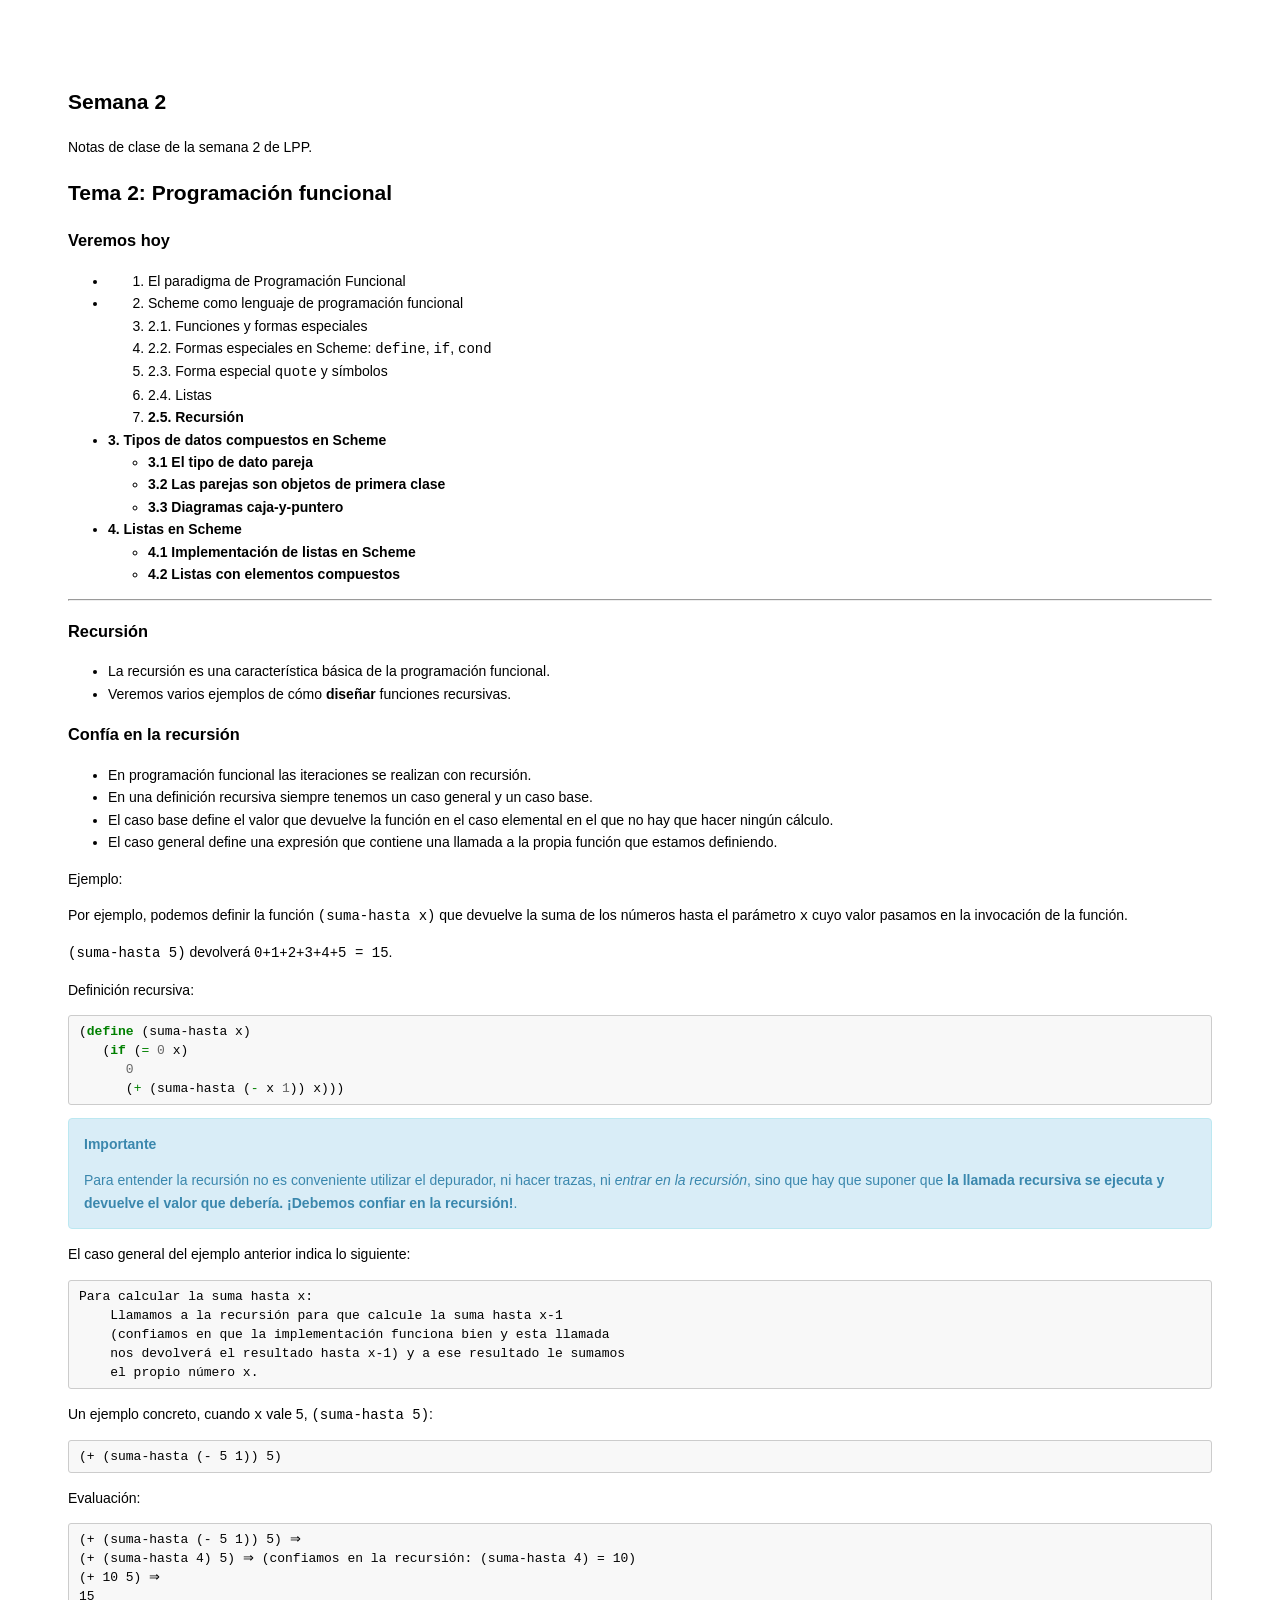
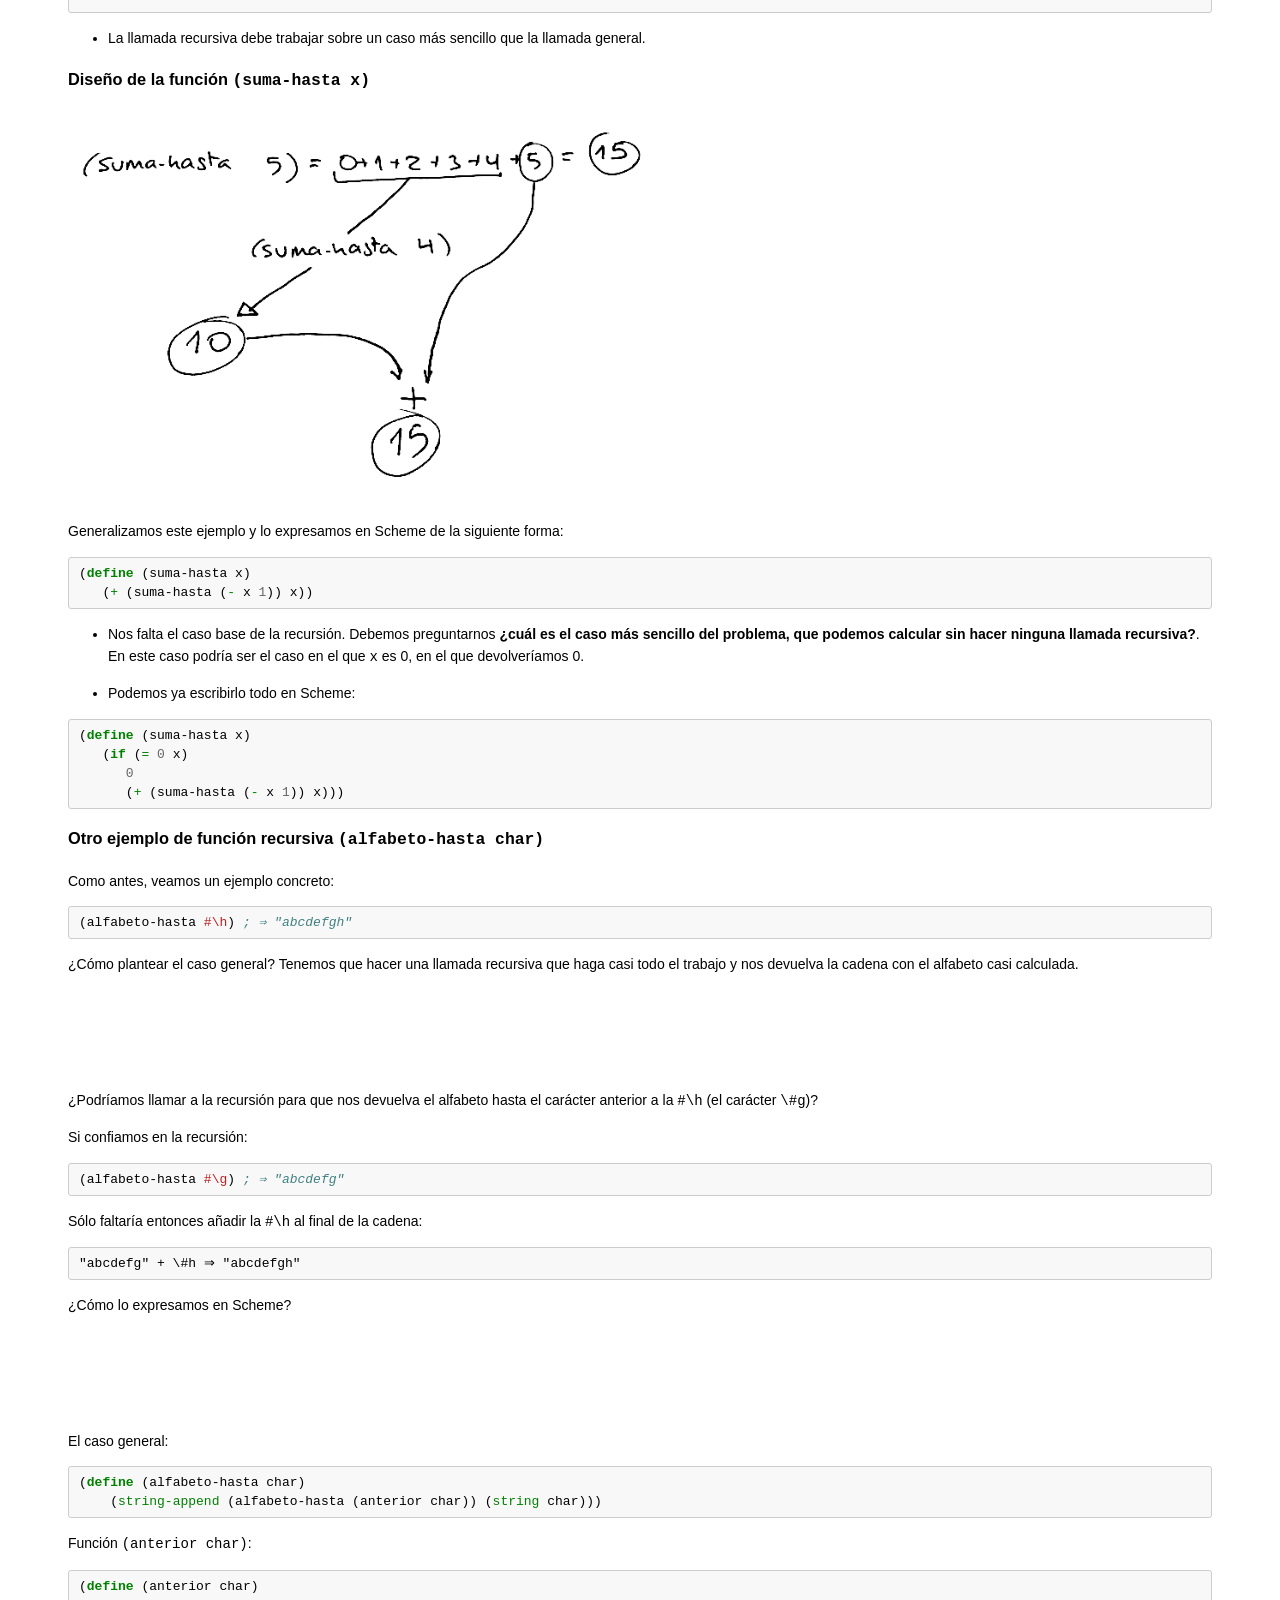
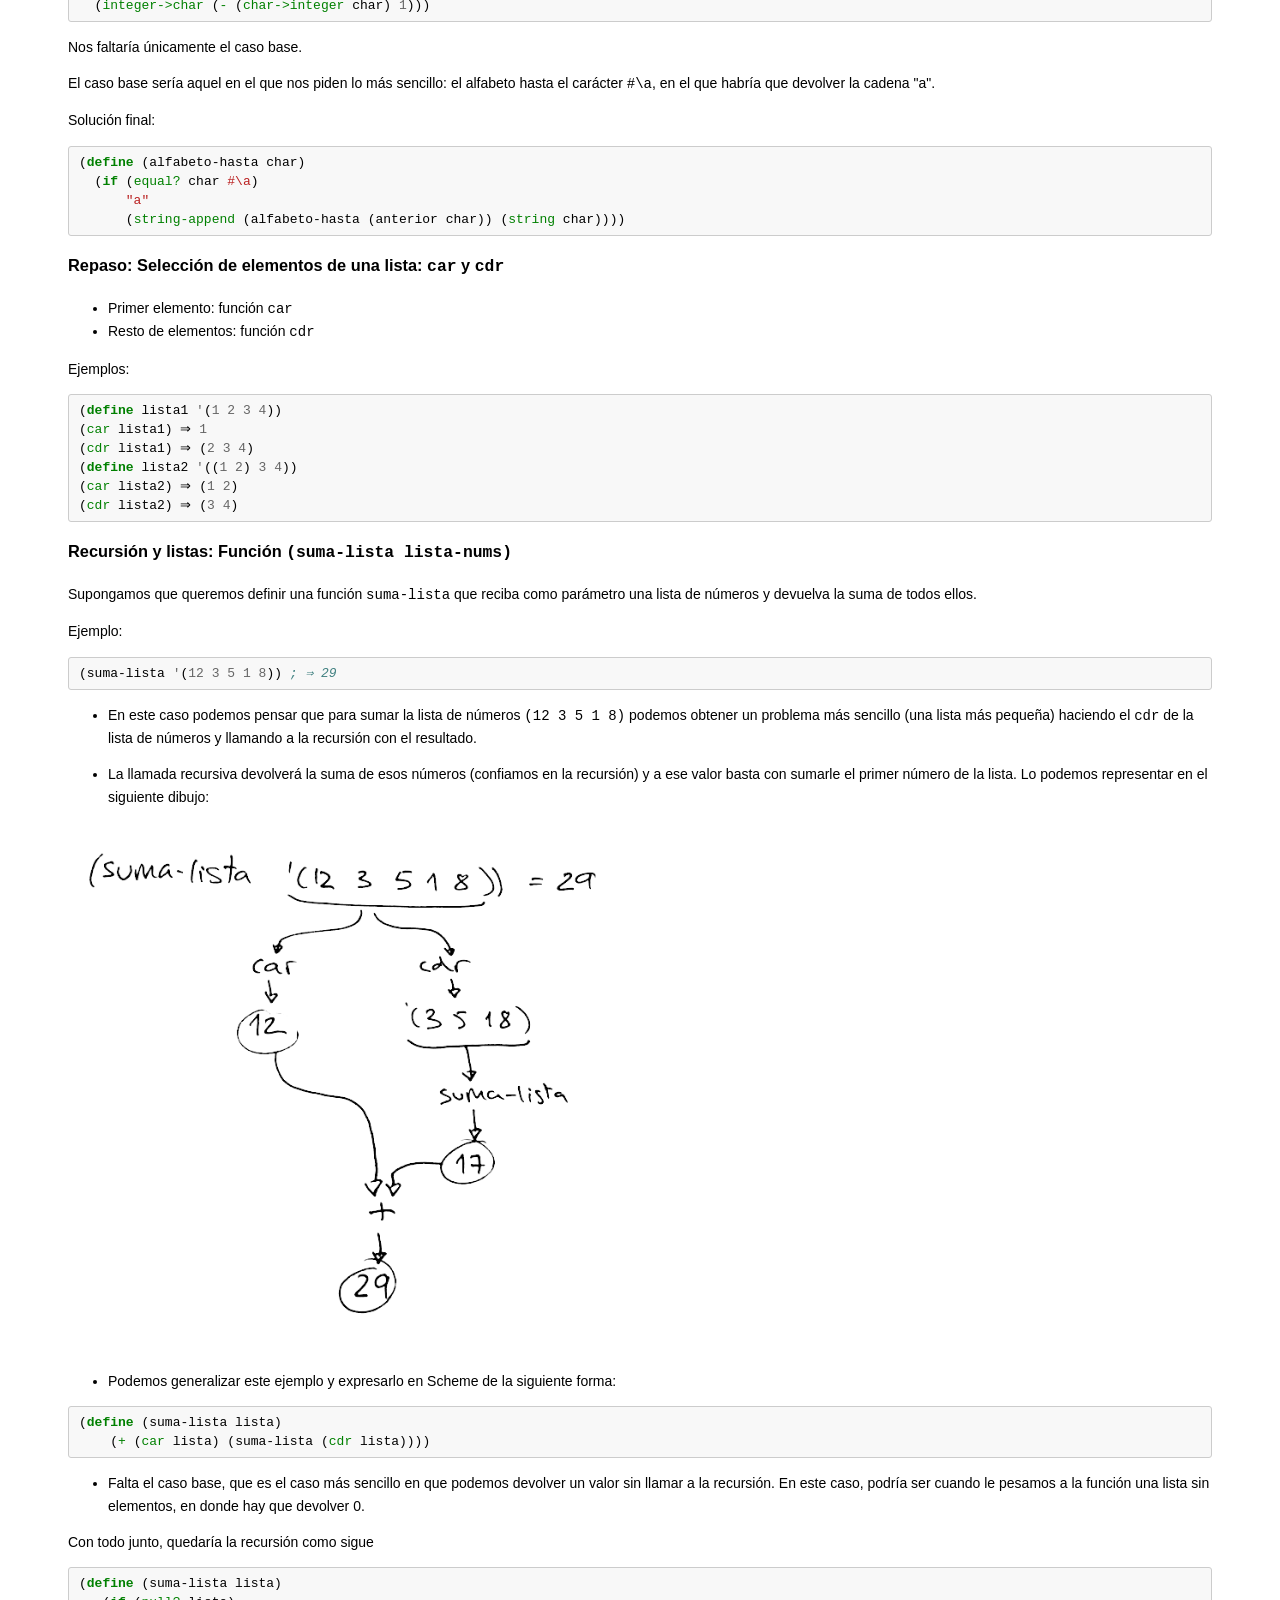
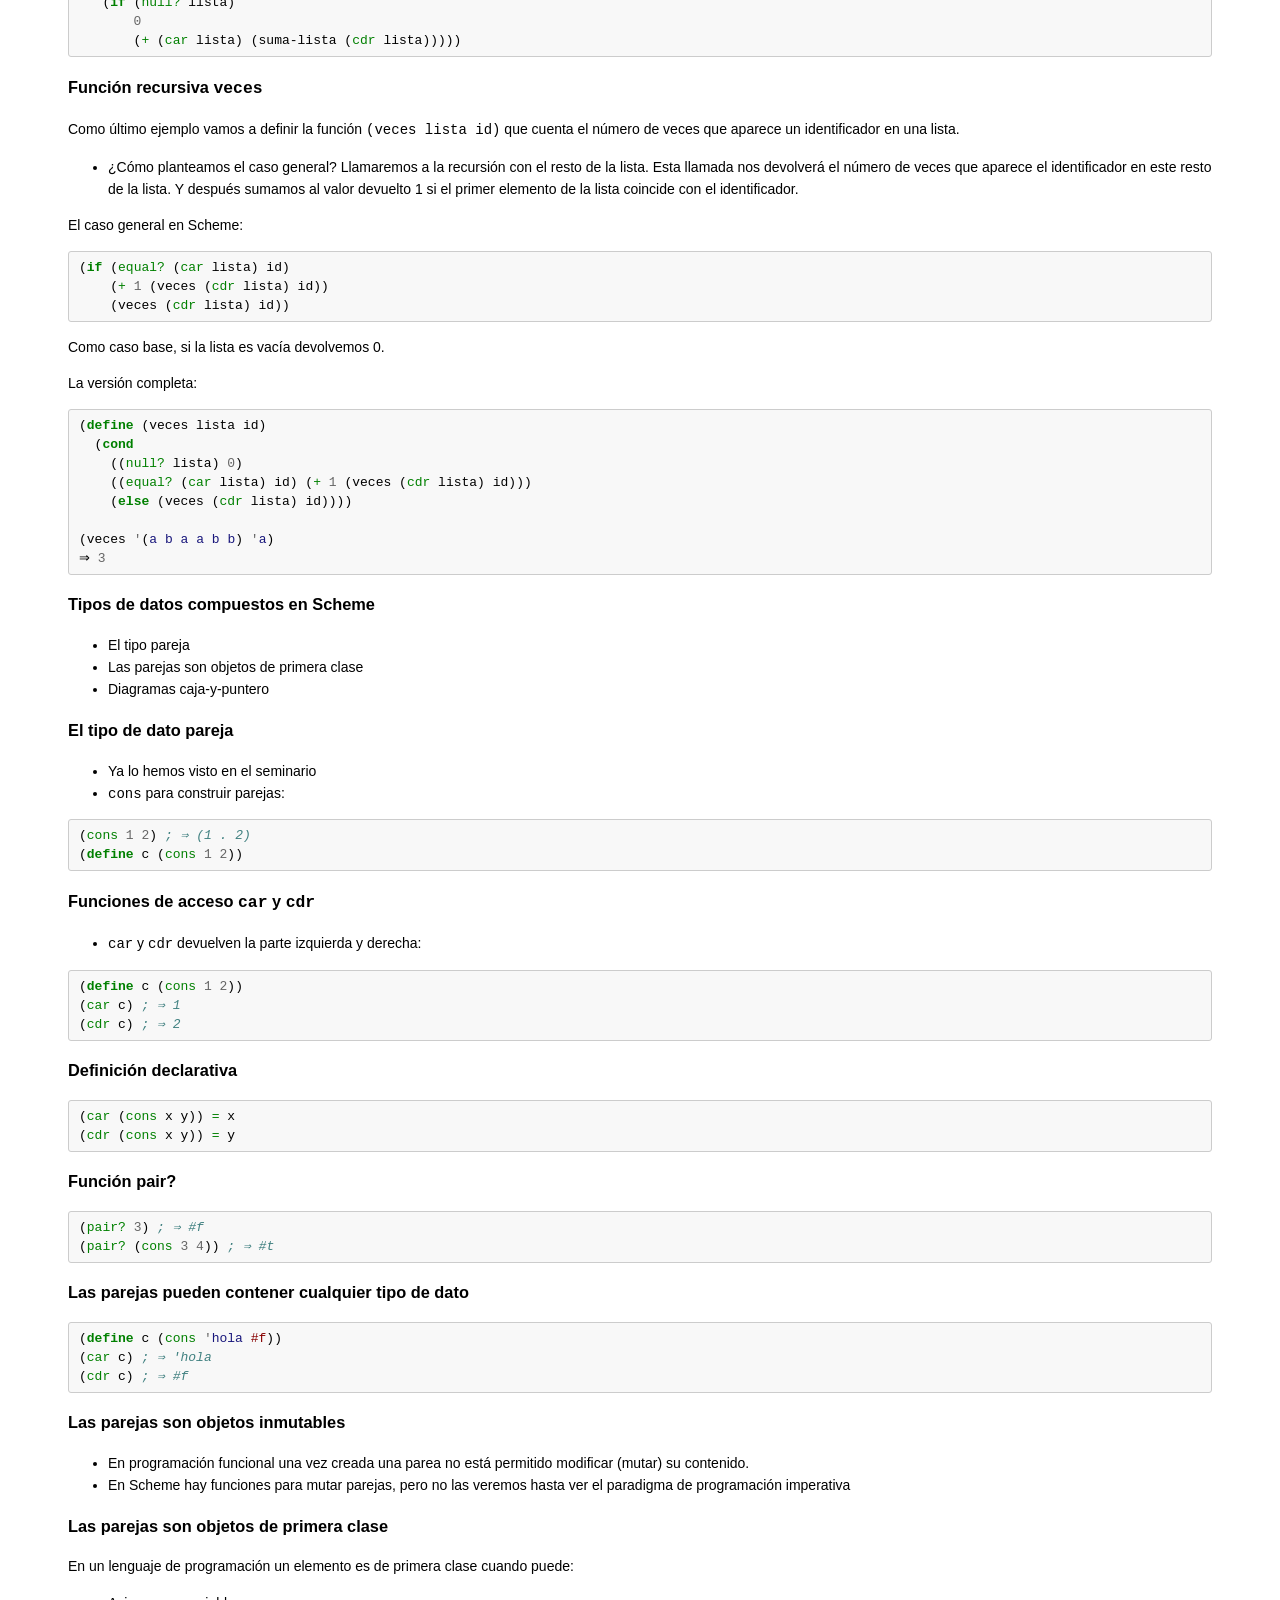
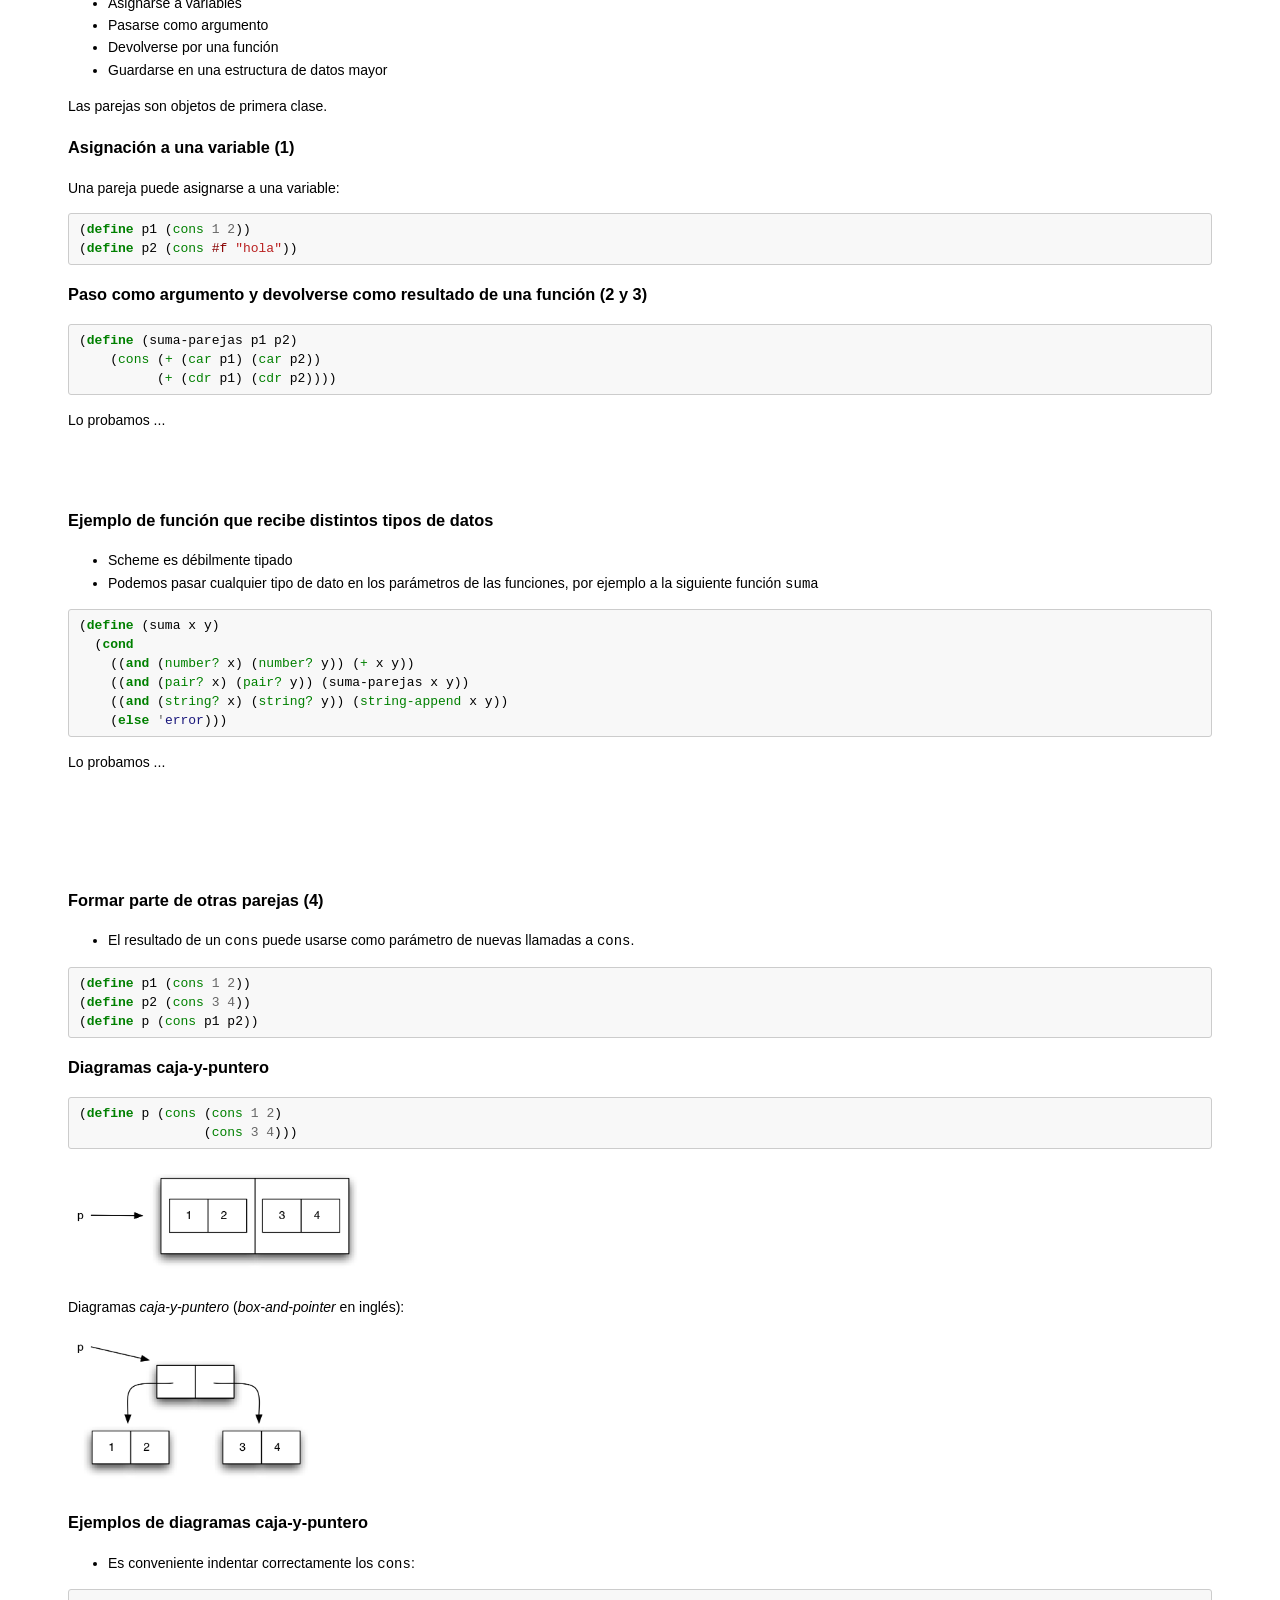
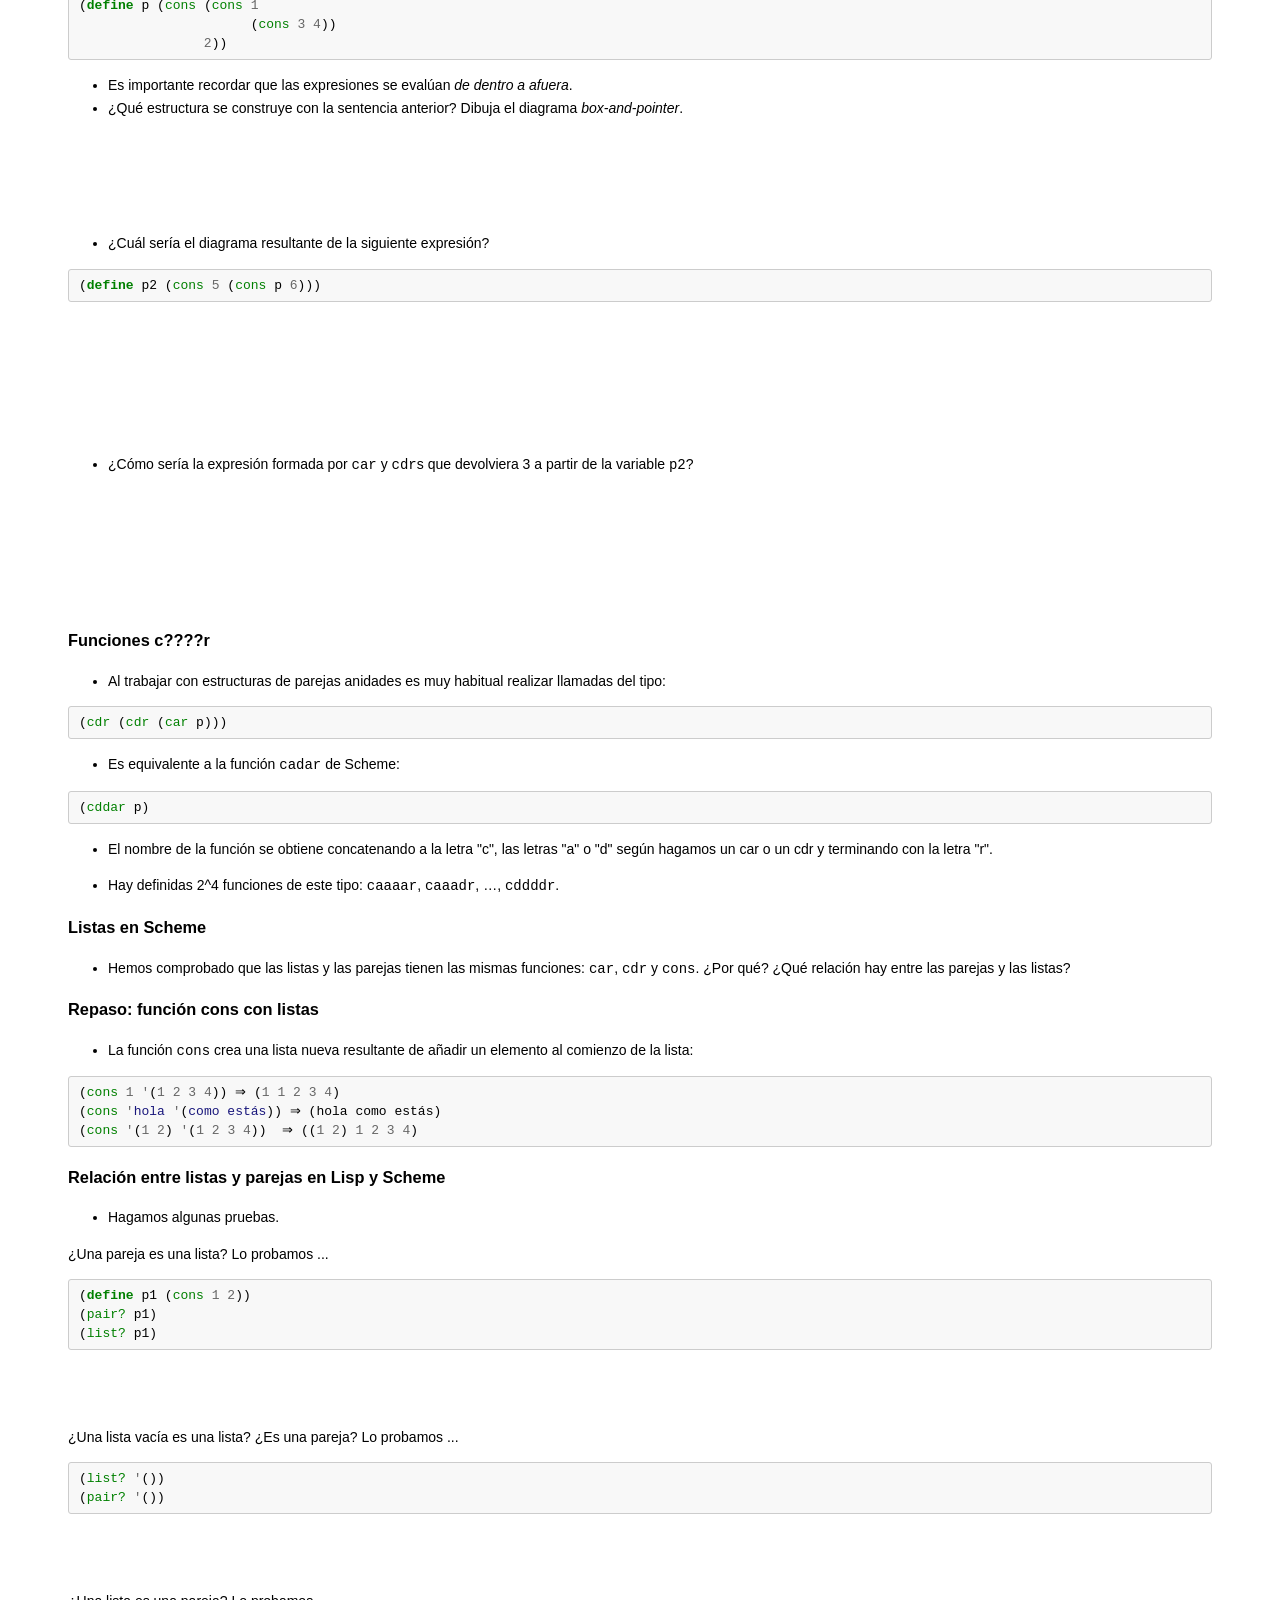
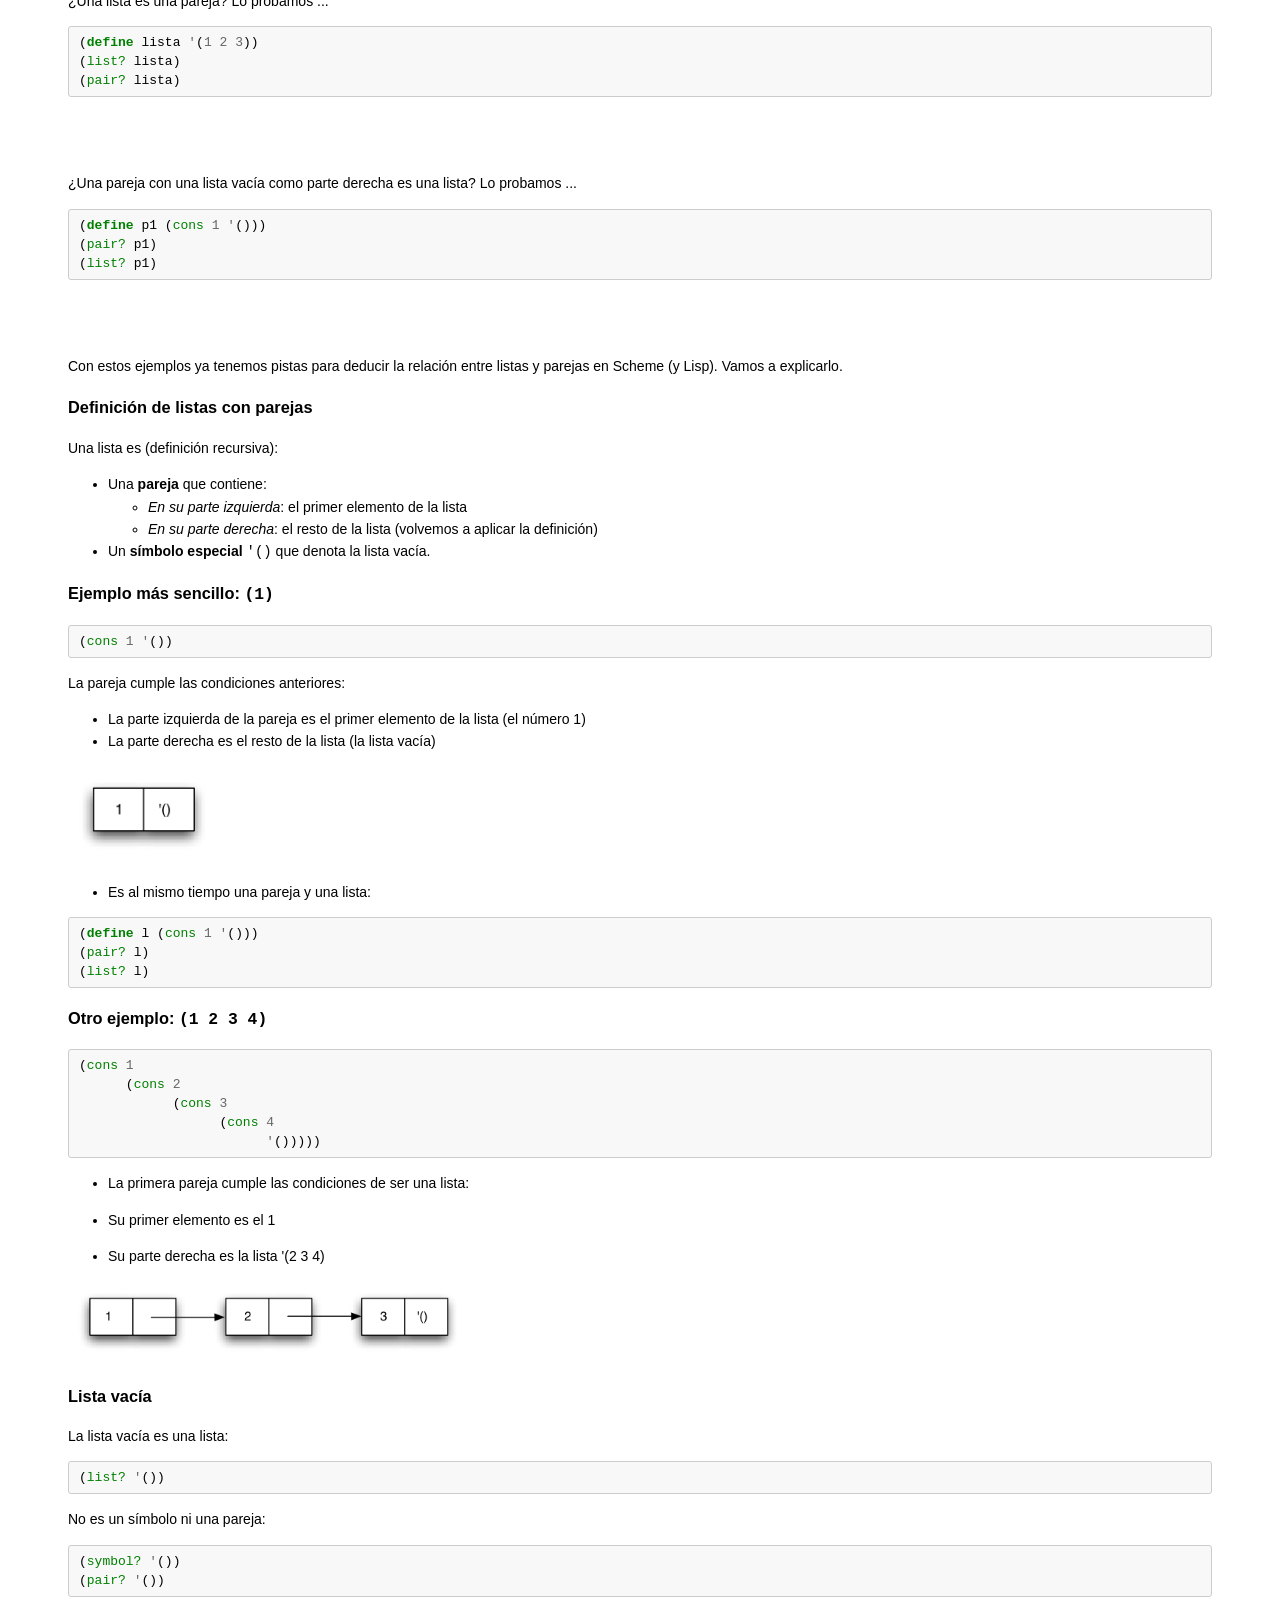
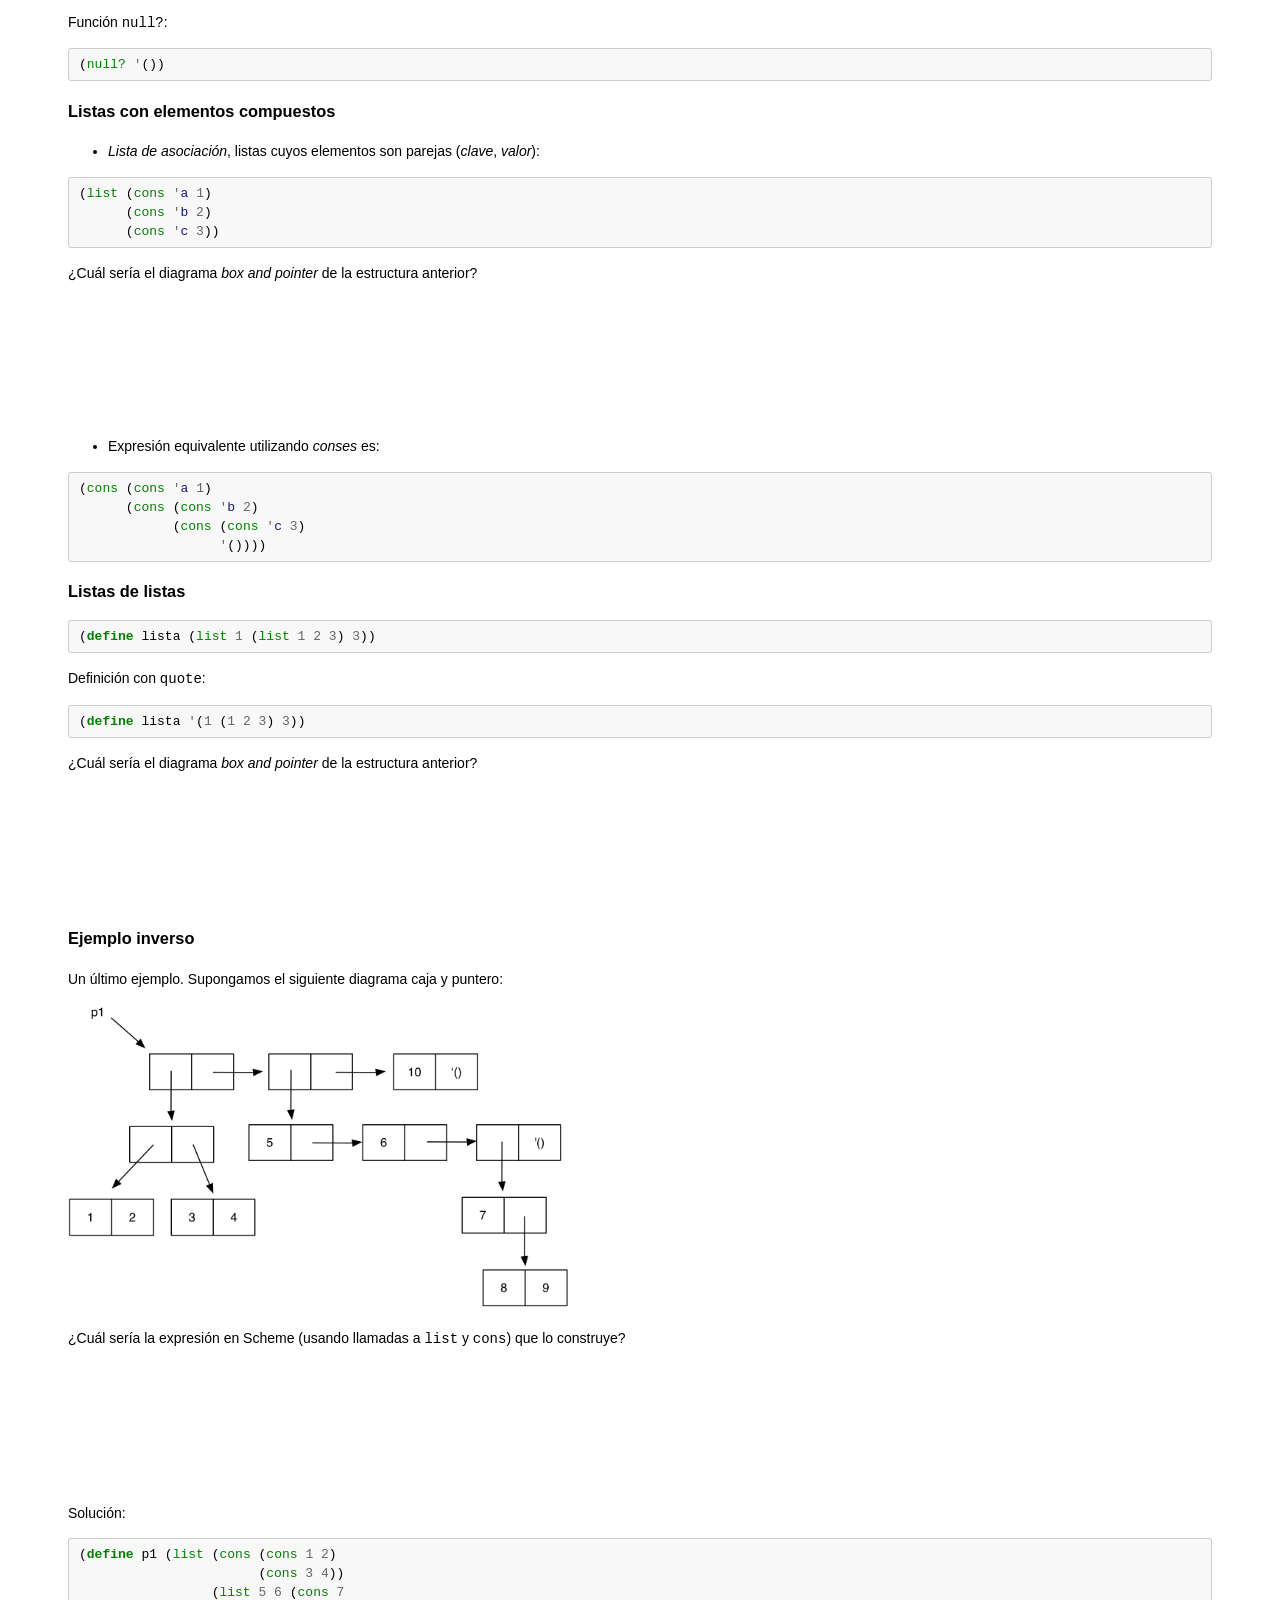
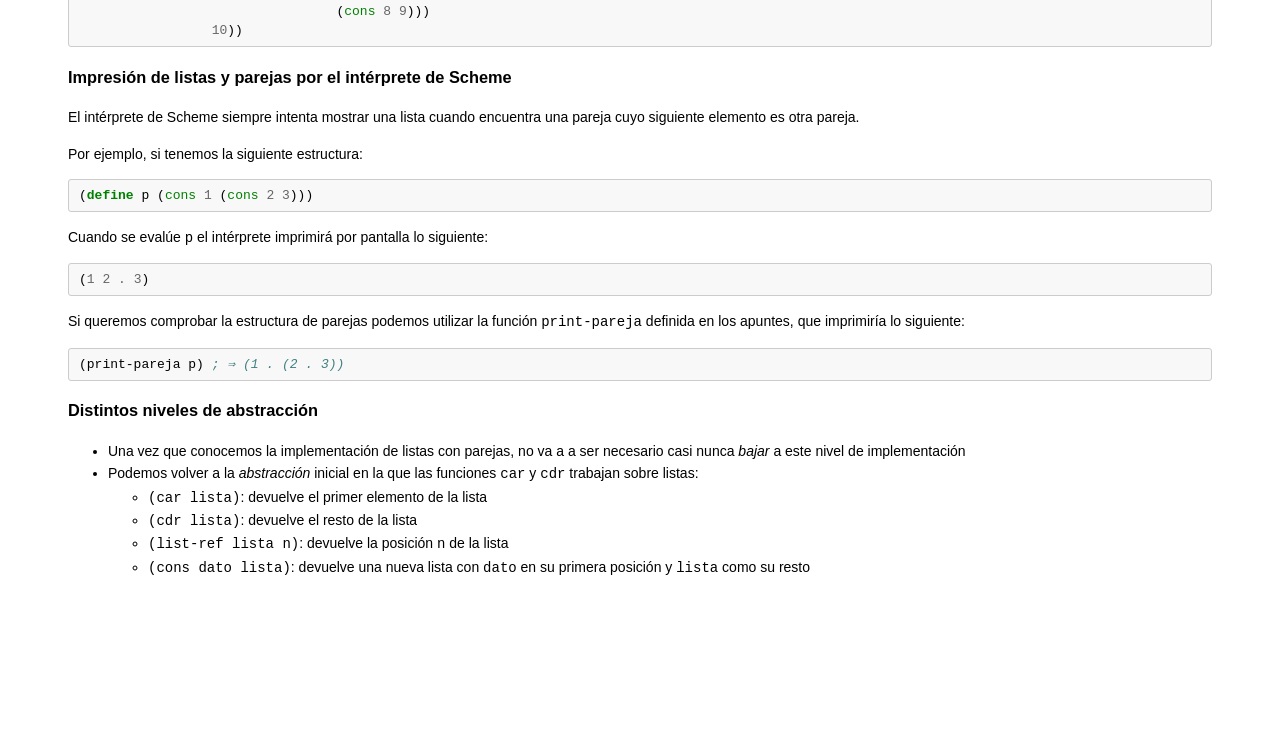
<file: semana02/semana02.html>
<!DOCTYPE html>
<html lang="en">

<head>
    <meta charset="utf-8">
<style type="text/css">

/* Admonition */

.admonition {
    padding-left: 15px;
    padding-right: 15px;
    border: 1px solid transparent;
    border-radius: 4px;
    text-align: left;
}

.admonition.note { /* csslint allow: adjoining-classes */
    color: #3a87ad;
    background-color: #d9edf7;
    border-color: #bce8f1;
}

.admonition.warning { /* csslint allow: adjoining-classes */
    color: #c09853;
    background-color: #fcf8e3;
    border-color: #fbeed5;
}

.admonition.danger { /* csslint allow: adjoining-classes */
    color: #b94a48;
    background-color: #f2dede;
    border-color: #eed3d7;
}

.admonition-title {
    font-weight: bold;
    text-align: left;
}


/* Codehilite */

.hll { background-color: #ffffcc }
.c { color: #408080; font-style: italic } /* Comment */
.err { border: 1px solid #FF0000 } /* Error */
.k { color: #008000; font-weight: bold } /* Keyword */
.o { color: #666666 } /* Operator */
.ch { color: #408080; font-style: italic } /* Comment.Hashbang */
.cm { color: #408080; font-style: italic } /* Comment.Multiline */
.cp { color: #BC7A00 } /* Comment.Preproc */
.cpf { color: #408080; font-style: italic } /* Comment.PreprocFile */
.c1 { color: #408080; font-style: italic } /* Comment.Single */
.cs { color: #408080; font-style: italic } /* Comment.Special */
.gd { color: #A00000 } /* Generic.Deleted */
.ge { font-style: italic } /* Generic.Emph */
.gr { color: #FF0000 } /* Generic.Error */
.gh { color: #000080; font-weight: bold } /* Generic.Heading */
.gi { color: #00A000 } /* Generic.Inserted */
.go { color: #888888 } /* Generic.Output */
.gp { color: #000080; font-weight: bold } /* Generic.Prompt */
.gs { font-weight: bold } /* Generic.Strong */
.gu { color: #800080; font-weight: bold } /* Generic.Subheading */
.gt { color: #0044DD } /* Generic.Traceback */
.kc { color: #008000; font-weight: bold } /* Keyword.Constant */
.kd { color: #008000; font-weight: bold } /* Keyword.Declaration */
.kn { color: #008000; font-weight: bold } /* Keyword.Namespace */
.kp { color: #008000 } /* Keyword.Pseudo */
.kr { color: #008000; font-weight: bold } /* Keyword.Reserved */
.kt { color: #B00040 } /* Keyword.Type */
.m { color: #666666 } /* Literal.Number */
.s { color: #BA2121 } /* Literal.String */
.na { color: #7D9029 } /* Name.Attribute */
.nb { color: #008000 } /* Name.Builtin */
.nc { color: #0000FF; font-weight: bold } /* Name.Class */
.no { color: #880000 } /* Name.Constant */
.nd { color: #AA22FF } /* Name.Decorator */
.ni { color: #999999; font-weight: bold } /* Name.Entity */
.ne { color: #D2413A; font-weight: bold } /* Name.Exception */
.nf { color: #0000FF } /* Name.Function */
.nl { color: #A0A000 } /* Name.Label */
.nn { color: #0000FF; font-weight: bold } /* Name.Namespace */
.nt { color: #008000; font-weight: bold } /* Name.Tag */
.nv { color: #19177C } /* Name.Variable */
.ow { color: #AA22FF; font-weight: bold } /* Operator.Word */
.w { color: #bbbbbb } /* Text.Whitespace */
.mb { color: #666666 } /* Literal.Number.Bin */
.mf { color: #666666 } /* Literal.Number.Float */
.mh { color: #666666 } /* Literal.Number.Hex */
.mi { color: #666666 } /* Literal.Number.Integer */
.mo { color: #666666 } /* Literal.Number.Oct */
.sa { color: #BA2121 } /* Literal.String.Affix */
.sb { color: #BA2121 } /* Literal.String.Backtick */
.sc { color: #BA2121 } /* Literal.String.Char */
.dl { color: #BA2121 } /* Literal.String.Delimiter */
.sd { color: #BA2121; font-style: italic } /* Literal.String.Doc */
.s2 { color: #BA2121 } /* Literal.String.Double */
.se { color: #BB6622; font-weight: bold } /* Literal.String.Escape */
.sh { color: #BA2121 } /* Literal.String.Heredoc */
.si { color: #BB6688; font-weight: bold } /* Literal.String.Interpol */
.sx { color: #008000 } /* Literal.String.Other */
.sr { color: #BB6688 } /* Literal.String.Regex */
.s1 { color: #BA2121 } /* Literal.String.Single */
.ss { color: #19177C } /* Literal.String.Symbol */
.bp { color: #008000 } /* Name.Builtin.Pseudo */
.fm { color: #0000FF } /* Name.Function.Magic */
.vc { color: #19177C } /* Name.Variable.Class */
.vg { color: #19177C } /* Name.Variable.Global */
.vi { color: #19177C } /* Name.Variable.Instance */
.vm { color: #19177C } /* Name.Variable.Magic */
.il { color: #666666 } /* Literal.Number.Integer.Long */

/* Estilo LPP */

body {
  font-family: Helvetica, arial, sans-serif;
  font-size: 14px;
  line-height: 1.6;
  background-color: white;
  padding: 60px;
}

pre {
  background-color: #f8f8f8;
  border: 1px solid #cccccc;
  font-size: 13px;
  line-height: 19px;
  overflow: auto;
  padding: 6px 10px;
  border-radius: 3px;
}

table {
  padding: 0;border-collapse: collapse; }
  table tr {
    border-top: 1px solid #cccccc;
    background-color: white;
    margin: 0;
    padding: 0; }
    table tr:nth-child(2n) {
      background-color: #f8f8f8; }
    table tr th {
      font-weight: bold;
      border: 1px solid #cccccc;
      margin: 0;
      padding: 6px 13px; }
    table tr td {
      border: 1px solid #cccccc;
      margin: 0;
      padding: 6px 13px; }
    table tr th :first-child, table tr td :first-child {
      margin-top: 0; }
    table tr th :last-child, table tr td :last-child {
      margin-bottom: 0; }

</style>

</head>

<body>
<h2>Semana 2</h2>
<p>Notas de clase de la semana 2 de LPP.</p>
<h2>Tema 2: Programación funcional</h2>
<h3>Veremos hoy</h3>
<ul>
<li>
<ol>
<li>El paradigma de Programación Funcional</li>
</ol>
</li>
<li>
<ol start="2">
<li>Scheme como lenguaje de programación funcional</li>
<li>2.1. Funciones y formas especiales</li>
<li>2.2. Formas especiales en Scheme: <code>define</code>, <code>if</code>, <code>cond</code></li>
<li>2.3. Forma especial <code>quote</code> y símbolos</li>
<li>2.4. Listas</li>
<li><strong>2.5. Recursión</strong></li>
</ol>
</li>
<li><strong>3. Tipos de datos compuestos en Scheme</strong><ul>
<li><strong>3.1 El tipo de dato pareja</strong></li>
<li><strong>3.2 Las parejas son objetos de primera clase</strong></li>
<li><strong>3.3  Diagramas caja-y-puntero</strong></li>
</ul>
</li>
<li><strong>4. Listas en Scheme</strong><ul>
<li><strong>4.1 Implementación de listas en Scheme</strong></li>
<li><strong>4.2 Listas con elementos compuestos</strong></li>
</ul>
</li>
</ul>
<hr />
<h3>Recursión</h3>
<ul>
<li>La recursión es una característica básica de la programación funcional.</li>
<li>Veremos varios ejemplos de cómo <strong>diseñar</strong> funciones recursivas.</li>
</ul>
<h3>Confía en la recursión</h3>
<ul>
<li>En programación funcional las iteraciones se realizan con recursión.</li>
<li>En una definición recursiva siempre tenemos un caso general y un caso
base. </li>
<li>El caso base define el valor que devuelve la función en el caso
elemental en el que no hay que hacer ningún cálculo. </li>
<li>El caso general
define una expresión que contiene una llamada a la propia función que
estamos definiendo.</li>
</ul>
<p>Ejemplo: </p>
<p>Por ejemplo, podemos definir la función <code>(suma-hasta x)</code> que devuelve
la suma de los números hasta el parámetro <code>x</code> cuyo valor pasamos en la
invocación de la función.</p>
<p><code>(suma-hasta 5)</code> devolverá <code>0+1+2+3+4+5 = 15</code>.</p>
<p>Definición recursiva:</p>
<div class="codehilite"><pre><span></span><span class="p">(</span><span class="k">define</span> <span class="p">(</span><span class="n">suma-hasta</span> <span class="n">x</span><span class="p">)</span>
   <span class="p">(</span><span class="k">if</span> <span class="p">(</span><span class="nb">=</span> <span class="mi">0</span> <span class="n">x</span><span class="p">)</span>
      <span class="mi">0</span>
      <span class="p">(</span><span class="nb">+</span> <span class="p">(</span><span class="n">suma-hasta</span> <span class="p">(</span><span class="nb">-</span> <span class="n">x</span> <span class="mi">1</span><span class="p">))</span> <span class="n">x</span><span class="p">)))</span>
</pre></div>

<div class="admonition note">
<p class="admonition-title">Importante</p>
<p>Para entender la recursión no es conveniente utilizar el depurador, ni
hacer trazas, ni <em>entrar en la recursión</em>, sino que hay que
suponer que <strong>la llamada recursiva se ejecuta y devuelve el valor
que debería. ¡Debemos confiar en la recursión!</strong>.</p>
</div>
<p>El caso general del ejemplo anterior indica lo siguiente:</p>
<div class="codehilite"><pre><span></span>Para calcular la suma hasta x: 
    Llamamos a la recursión para que calcule la suma hasta x-1 
    (confiamos en que la implementación funciona bien y esta llamada 
    nos devolverá el resultado hasta x-1) y a ese resultado le sumamos
    el propio número x.
</pre></div>

<p>Un ejemplo concreto, cuando <code>x</code> vale 5, <code>(suma-hasta 5)</code>:</p>
<div class="codehilite"><pre><span></span>(+ (suma-hasta (- 5 1)) 5)
</pre></div>

<p>Evaluación:</p>
<div class="codehilite"><pre><span></span>(+ (suma-hasta (- 5 1)) 5) ⇒
(+ (suma-hasta 4) 5) ⇒ (confiamos en la recursión: (suma-hasta 4) = 10)
(+ 10 5) ⇒
15
</pre></div>

<ul>
<li>La llamada recursiva debe trabajar sobre un caso más sencillo que la
llamada general.</li>
</ul>
<h3>Diseño de la función <code>(suma-hasta x)</code></h3>
<p><img src="imagenes/suma-hasta.png" width="600px"/></p>
<p>Generalizamos este ejemplo y lo expresamos en Scheme de la siguiente
forma:</p>
<div class="codehilite"><pre><span></span><span class="p">(</span><span class="k">define</span> <span class="p">(</span><span class="n">suma-hasta</span> <span class="n">x</span><span class="p">)</span>
   <span class="p">(</span><span class="nb">+</span> <span class="p">(</span><span class="n">suma-hasta</span> <span class="p">(</span><span class="nb">-</span> <span class="n">x</span> <span class="mi">1</span><span class="p">))</span> <span class="n">x</span><span class="p">))</span>
</pre></div>

<ul>
<li>
<p>Nos falta el caso base de la recursión. Debemos preguntarnos <strong>¿cuál
es el caso más sencillo del problema, que podemos calcular sin hacer
ninguna llamada recursiva?</strong>. En este caso podría ser el caso en el
que <code>x</code> es 0, en el que devolveríamos 0.</p>
</li>
<li>
<p>Podemos ya escribirlo todo en Scheme:</p>
</li>
</ul>
<div class="codehilite"><pre><span></span><span class="p">(</span><span class="k">define</span> <span class="p">(</span><span class="n">suma-hasta</span> <span class="n">x</span><span class="p">)</span>
   <span class="p">(</span><span class="k">if</span> <span class="p">(</span><span class="nb">=</span> <span class="mi">0</span> <span class="n">x</span><span class="p">)</span>
      <span class="mi">0</span>
      <span class="p">(</span><span class="nb">+</span> <span class="p">(</span><span class="n">suma-hasta</span> <span class="p">(</span><span class="nb">-</span> <span class="n">x</span> <span class="mi">1</span><span class="p">))</span> <span class="n">x</span><span class="p">)))</span>
</pre></div>

<h3>Otro ejemplo de función recursiva <code>(alfabeto-hasta char)</code></h3>
<p>Como antes, veamos un ejemplo concreto:</p>
<div class="codehilite"><pre><span></span><span class="p">(</span><span class="n">alfabeto-hasta</span> <span class="sc">#\h</span><span class="p">)</span> <span class="c1">; ⇒ &quot;abcdefgh&quot;</span>
</pre></div>

<p>¿Cómo plantear el caso general? Tenemos que hacer una llamada
recursiva que haga casi todo el trabajo y nos devuelva la cadena con
el alfabeto casi calculada. </p>
<p style="margin-bottom:3cm;"></p>

<p>¿Podríamos llamar a la recursión para que nos devuelva el alfabeto
hasta el carácter anterior a la <code>#\h</code> (el carácter <code>\#g</code>)? </p>
<p>Si confiamos en la recursión:</p>
<div class="codehilite"><pre><span></span><span class="p">(</span><span class="n">alfabeto-hasta</span> <span class="sc">#\g</span><span class="p">)</span> <span class="c1">; ⇒ &quot;abcdefg&quot;</span>
</pre></div>

<p>Sólo faltaría entonces añadir la <code>#\h</code> al final de la cadena:</p>
<div class="codehilite"><pre><span></span>&quot;abcdefg&quot; + \#h ⇒ &quot;abcdefgh&quot;
</pre></div>

<p>¿Cómo lo expresamos en Scheme?</p>
<p style="margin-bottom:3cm;"></p>

<p>El caso general:</p>
<div class="codehilite"><pre><span></span><span class="p">(</span><span class="k">define</span> <span class="p">(</span><span class="n">alfabeto-hasta</span> <span class="n">char</span><span class="p">)</span>
    <span class="p">(</span><span class="nb">string-append</span> <span class="p">(</span><span class="n">alfabeto-hasta</span> <span class="p">(</span><span class="n">anterior</span> <span class="n">char</span><span class="p">))</span> <span class="p">(</span><span class="nb">string</span> <span class="n">char</span><span class="p">)))</span>
</pre></div>

<p>Función <code>(anterior char)</code>:</p>
<div class="codehilite"><pre><span></span><span class="p">(</span><span class="k">define</span> <span class="p">(</span><span class="n">anterior</span> <span class="n">char</span><span class="p">)</span>
  <span class="p">(</span><span class="nb">integer-&gt;char</span> <span class="p">(</span><span class="nb">-</span> <span class="p">(</span><span class="nb">char-&gt;integer</span> <span class="n">char</span><span class="p">)</span> <span class="mi">1</span><span class="p">)))</span>
</pre></div>

<p>Nos faltaría únicamente el caso base.</p>
<p>El caso base sería aquel en el que nos piden lo más sencillo: el
alfabeto hasta el carácter <code>#\a</code>, en el que habría que devolver la
cadena "a".</p>
<p>Solución final:</p>
<div class="codehilite"><pre><span></span><span class="p">(</span><span class="k">define</span> <span class="p">(</span><span class="n">alfabeto-hasta</span> <span class="n">char</span><span class="p">)</span>
  <span class="p">(</span><span class="k">if</span> <span class="p">(</span><span class="nb">equal?</span> <span class="n">char</span> <span class="sc">#\a</span><span class="p">)</span>
      <span class="s2">&quot;a&quot;</span>
      <span class="p">(</span><span class="nb">string-append</span> <span class="p">(</span><span class="n">alfabeto-hasta</span> <span class="p">(</span><span class="n">anterior</span> <span class="n">char</span><span class="p">))</span> <span class="p">(</span><span class="nb">string</span> <span class="n">char</span><span class="p">))))</span>
</pre></div>

<h3>Repaso: Selección de elementos de una lista: <code>car</code> y <code>cdr</code></h3>
<ul>
<li>Primer elemento: función <code>car</code></li>
<li>Resto de elementos: función <code>cdr</code></li>
</ul>
<p>Ejemplos:</p>
<div class="codehilite"><pre><span></span><span class="p">(</span><span class="k">define</span> <span class="n">lista1</span> <span class="o">&#39;</span><span class="p">(</span><span class="mi">1</span> <span class="mi">2</span> <span class="mi">3</span> <span class="mi">4</span><span class="p">))</span>
<span class="p">(</span><span class="nb">car</span> <span class="n">lista1</span><span class="p">)</span> <span class="n">⇒</span> <span class="mi">1</span>
<span class="p">(</span><span class="nb">cdr</span> <span class="n">lista1</span><span class="p">)</span> <span class="n">⇒</span> <span class="p">(</span><span class="mi">2</span> <span class="mi">3</span> <span class="mi">4</span><span class="p">)</span>
<span class="p">(</span><span class="k">define</span> <span class="n">lista2</span> <span class="o">&#39;</span><span class="p">((</span><span class="mi">1</span> <span class="mi">2</span><span class="p">)</span> <span class="mi">3</span> <span class="mi">4</span><span class="p">))</span>
<span class="p">(</span><span class="nb">car</span> <span class="n">lista2</span><span class="p">)</span> <span class="n">⇒</span> <span class="p">(</span><span class="mi">1</span> <span class="mi">2</span><span class="p">)</span>
<span class="p">(</span><span class="nb">cdr</span> <span class="n">lista2</span><span class="p">)</span> <span class="n">⇒</span> <span class="p">(</span><span class="mi">3</span> <span class="mi">4</span><span class="p">)</span>
</pre></div>

<h3>Recursión y listas: Función <code>(suma-lista lista-nums)</code></h3>
<p>Supongamos que queremos definir una función <code>suma-lista</code> que reciba
como parámetro una lista de números y devuelva la suma de todos ellos.</p>
<p>Ejemplo:</p>
<div class="codehilite"><pre><span></span><span class="p">(</span><span class="n">suma-lista</span> <span class="o">&#39;</span><span class="p">(</span><span class="mi">12</span> <span class="mi">3</span> <span class="mi">5</span> <span class="mi">1</span> <span class="mi">8</span><span class="p">))</span> <span class="c1">; ⇒ 29</span>
</pre></div>

<ul>
<li>
<p>En este caso podemos pensar que para sumar la lista de
números <code>(12 3 5 1 8)</code> podemos obtener un problema más sencillo (una
lista más pequeña) haciendo el <code>cdr</code> de la lista de números y llamando
a la recursión con el resultado. </p>
</li>
<li>
<p>La llamada recursiva devolverá la suma de esos números (confiamos en
la recursión) y a ese valor basta con sumarle el primer número de la
lista. Lo podemos representar en el siguiente dibujo:</p>
</li>
</ul>
<p><img src="imagenes/suma-lista.png" width="600px"/></p>
<ul>
<li>Podemos generalizar este ejemplo y expresarlo en Scheme de la siguiente forma:</li>
</ul>
<div class="codehilite"><pre><span></span><span class="p">(</span><span class="k">define</span> <span class="p">(</span><span class="n">suma-lista</span> <span class="n">lista</span><span class="p">)</span>
    <span class="p">(</span><span class="nb">+</span> <span class="p">(</span><span class="nb">car</span> <span class="n">lista</span><span class="p">)</span> <span class="p">(</span><span class="n">suma-lista</span> <span class="p">(</span><span class="nb">cdr</span> <span class="n">lista</span><span class="p">))))</span>
</pre></div>

<ul>
<li>Falta el caso base, que es el caso más sencillo en que podemos
devolver un valor sin llamar a la recursión. En este caso, podría ser
cuando le pesamos a la función una lista sin elementos, en donde hay
que devolver 0.</li>
</ul>
<p>Con todo junto, quedaría la recursión como sigue</p>
<div class="codehilite"><pre><span></span><span class="p">(</span><span class="k">define</span> <span class="p">(</span><span class="n">suma-lista</span> <span class="n">lista</span><span class="p">)</span>
   <span class="p">(</span><span class="k">if</span> <span class="p">(</span><span class="nb">null?</span> <span class="n">lista</span><span class="p">)</span>
       <span class="mi">0</span>
       <span class="p">(</span><span class="nb">+</span> <span class="p">(</span><span class="nb">car</span> <span class="n">lista</span><span class="p">)</span> <span class="p">(</span><span class="n">suma-lista</span> <span class="p">(</span><span class="nb">cdr</span> <span class="n">lista</span><span class="p">)))))</span>
</pre></div>

<h3>Función recursiva <code>veces</code></h3>
<p>Como último ejemplo vamos a definir la función <code>(veces lista id)</code> que
cuenta el número de veces que aparece un identificador en una lista.</p>
<ul>
<li>¿Cómo planteamos el caso general? Llamaremos a la recursión con el
resto de la lista. Esta llamada nos devolverá el número de veces que
aparece el identificador en este resto de la lista. Y después sumamos
al valor devuelto 1 si el primer elemento de la lista coincide con el
identificador.</li>
</ul>
<p>El caso general en Scheme:</p>
<div class="codehilite"><pre><span></span><span class="p">(</span><span class="k">if</span> <span class="p">(</span><span class="nb">equal?</span> <span class="p">(</span><span class="nb">car</span> <span class="n">lista</span><span class="p">)</span> <span class="n">id</span><span class="p">)</span>
    <span class="p">(</span><span class="nb">+</span> <span class="mi">1</span> <span class="p">(</span><span class="n">veces</span> <span class="p">(</span><span class="nb">cdr</span> <span class="n">lista</span><span class="p">)</span> <span class="n">id</span><span class="p">))</span>
    <span class="p">(</span><span class="n">veces</span> <span class="p">(</span><span class="nb">cdr</span> <span class="n">lista</span><span class="p">)</span> <span class="n">id</span><span class="p">))</span>
</pre></div>

<p>Como caso base, si la lista es vacía devolvemos 0.</p>
<p>La versión completa:</p>
<div class="codehilite"><pre><span></span><span class="p">(</span><span class="k">define</span> <span class="p">(</span><span class="n">veces</span> <span class="n">lista</span> <span class="n">id</span><span class="p">)</span>
  <span class="p">(</span><span class="k">cond</span>
    <span class="p">((</span><span class="nb">null?</span> <span class="n">lista</span><span class="p">)</span> <span class="mi">0</span><span class="p">)</span>
    <span class="p">((</span><span class="nb">equal?</span> <span class="p">(</span><span class="nb">car</span> <span class="n">lista</span><span class="p">)</span> <span class="n">id</span><span class="p">)</span> <span class="p">(</span><span class="nb">+</span> <span class="mi">1</span> <span class="p">(</span><span class="n">veces</span> <span class="p">(</span><span class="nb">cdr</span> <span class="n">lista</span><span class="p">)</span> <span class="n">id</span><span class="p">)))</span>
    <span class="p">(</span><span class="k">else</span> <span class="p">(</span><span class="n">veces</span> <span class="p">(</span><span class="nb">cdr</span> <span class="n">lista</span><span class="p">)</span> <span class="n">id</span><span class="p">))))</span>

<span class="p">(</span><span class="n">veces</span> <span class="o">&#39;</span><span class="p">(</span><span class="ss">a</span> <span class="ss">b</span> <span class="ss">a</span> <span class="ss">a</span> <span class="ss">b</span> <span class="ss">b</span><span class="p">)</span> <span class="o">&#39;</span><span class="ss">a</span><span class="p">)</span> 
<span class="n">⇒</span> <span class="mi">3</span> 
</pre></div>

<h3>Tipos de datos compuestos en Scheme</h3>
<ul>
<li>El tipo pareja</li>
<li>Las parejas son objetos de primera clase</li>
<li>Diagramas caja-y-puntero</li>
</ul>
<h3>El tipo de dato pareja</h3>
<ul>
<li>Ya lo hemos visto en el seminario</li>
<li><code>cons</code> para construir parejas:</li>
</ul>
<div class="codehilite"><pre><span></span><span class="p">(</span><span class="nb">cons</span> <span class="mi">1</span> <span class="mi">2</span><span class="p">)</span> <span class="c1">; ⇒ (1 . 2)</span>
<span class="p">(</span><span class="k">define</span> <span class="n">c</span> <span class="p">(</span><span class="nb">cons</span> <span class="mi">1</span> <span class="mi">2</span><span class="p">))</span>
</pre></div>

<h3>Funciones de acceso <code>car</code> y <code>cdr</code></h3>
<ul>
<li><code>car</code> y <code>cdr</code> devuelven la parte izquierda y derecha:</li>
</ul>
<div class="codehilite"><pre><span></span><span class="p">(</span><span class="k">define</span> <span class="n">c</span> <span class="p">(</span><span class="nb">cons</span> <span class="mi">1</span> <span class="mi">2</span><span class="p">))</span>
<span class="p">(</span><span class="nb">car</span> <span class="n">c</span><span class="p">)</span> <span class="c1">; ⇒ 1</span>
<span class="p">(</span><span class="nb">cdr</span> <span class="n">c</span><span class="p">)</span> <span class="c1">; ⇒ 2</span>
</pre></div>

<h3>Definición declarativa</h3>
<div class="codehilite"><pre><span></span><span class="p">(</span><span class="nb">car</span> <span class="p">(</span><span class="nb">cons</span> <span class="n">x</span> <span class="n">y</span><span class="p">))</span> <span class="nb">=</span> <span class="n">x</span>
<span class="p">(</span><span class="nb">cdr</span> <span class="p">(</span><span class="nb">cons</span> <span class="n">x</span> <span class="n">y</span><span class="p">))</span> <span class="nb">=</span> <span class="n">y</span>
</pre></div>

<h3>Función pair?</h3>
<div class="codehilite"><pre><span></span><span class="p">(</span><span class="nb">pair?</span> <span class="mi">3</span><span class="p">)</span> <span class="c1">; ⇒ #f</span>
<span class="p">(</span><span class="nb">pair?</span> <span class="p">(</span><span class="nb">cons</span> <span class="mi">3</span> <span class="mi">4</span><span class="p">))</span> <span class="c1">; ⇒ #t</span>
</pre></div>

<h3>Las parejas pueden contener cualquier tipo de dato</h3>
<div class="codehilite"><pre><span></span><span class="p">(</span><span class="k">define</span> <span class="n">c</span> <span class="p">(</span><span class="nb">cons</span> <span class="o">&#39;</span><span class="ss">hola</span> <span class="no">#f</span><span class="p">))</span>
<span class="p">(</span><span class="nb">car</span> <span class="n">c</span><span class="p">)</span> <span class="c1">; ⇒ &#39;hola</span>
<span class="p">(</span><span class="nb">cdr</span> <span class="n">c</span><span class="p">)</span> <span class="c1">; ⇒ #f</span>
</pre></div>

<h3>Las parejas son objetos inmutables</h3>
<ul>
<li>En programación funcional una vez creada una parea no está permitido modificar (mutar) su contenido.</li>
<li>En Scheme hay funciones para mutar parejas, pero no las veremos hasta ver el paradigma de programación imperativa</li>
</ul>
<h3>Las parejas son objetos de primera clase</h3>
<p>En un lenguaje de programación un elemento es de primera clase cuando puede:</p>
<ul>
<li>Asignarse a variables</li>
<li>Pasarse como argumento</li>
<li>Devolverse por una función</li>
<li>Guardarse en una estructura de datos mayor</li>
</ul>
<p>Las parejas son objetos de primera clase.</p>
<h3>Asignación a una variable (1)</h3>
<p>Una pareja puede asignarse a una variable:</p>
<div class="codehilite"><pre><span></span><span class="p">(</span><span class="k">define</span> <span class="n">p1</span> <span class="p">(</span><span class="nb">cons</span> <span class="mi">1</span> <span class="mi">2</span><span class="p">))</span>
<span class="p">(</span><span class="k">define</span> <span class="n">p2</span> <span class="p">(</span><span class="nb">cons</span> <span class="no">#f</span> <span class="s2">&quot;hola&quot;</span><span class="p">))</span>
</pre></div>

<h3>Paso como argumento y devolverse como resultado de una función (2 y 3)</h3>
<div class="codehilite"><pre><span></span><span class="p">(</span><span class="k">define</span> <span class="p">(</span><span class="n">suma-parejas</span> <span class="n">p1</span> <span class="n">p2</span><span class="p">)</span>
    <span class="p">(</span><span class="nb">cons</span> <span class="p">(</span><span class="nb">+</span> <span class="p">(</span><span class="nb">car</span> <span class="n">p1</span><span class="p">)</span> <span class="p">(</span><span class="nb">car</span> <span class="n">p2</span><span class="p">))</span>
          <span class="p">(</span><span class="nb">+</span> <span class="p">(</span><span class="nb">cdr</span> <span class="n">p1</span><span class="p">)</span> <span class="p">(</span><span class="nb">cdr</span> <span class="n">p2</span><span class="p">))))</span>
</pre></div>

<p>Lo probamos ...</p>
<p style="margin-bottom:2cm"></p>

<h3>Ejemplo de función que recibe distintos tipos de datos</h3>
<ul>
<li>Scheme es débilmente tipado</li>
<li>Podemos pasar cualquier tipo de dato en los parámetros de las funciones, por ejemplo a la siguiente función <code>suma</code></li>
</ul>
<div class="codehilite"><pre><span></span><span class="p">(</span><span class="k">define</span> <span class="p">(</span><span class="n">suma</span> <span class="n">x</span> <span class="n">y</span><span class="p">)</span>
  <span class="p">(</span><span class="k">cond</span> 
    <span class="p">((</span><span class="k">and</span> <span class="p">(</span><span class="nb">number?</span> <span class="n">x</span><span class="p">)</span> <span class="p">(</span><span class="nb">number?</span> <span class="n">y</span><span class="p">))</span> <span class="p">(</span><span class="nb">+</span> <span class="n">x</span> <span class="n">y</span><span class="p">))</span>
    <span class="p">((</span><span class="k">and</span> <span class="p">(</span><span class="nb">pair?</span> <span class="n">x</span><span class="p">)</span> <span class="p">(</span><span class="nb">pair?</span> <span class="n">y</span><span class="p">))</span> <span class="p">(</span><span class="n">suma-parejas</span> <span class="n">x</span> <span class="n">y</span><span class="p">))</span>
    <span class="p">((</span><span class="k">and</span> <span class="p">(</span><span class="nb">string?</span> <span class="n">x</span><span class="p">)</span> <span class="p">(</span><span class="nb">string?</span> <span class="n">y</span><span class="p">))</span> <span class="p">(</span><span class="nb">string-append</span> <span class="n">x</span> <span class="n">y</span><span class="p">))</span>
    <span class="p">(</span><span class="k">else</span> <span class="o">&#39;</span><span class="ss">error</span><span class="p">)))</span>
</pre></div>

<p>Lo probamos ...</p>
<p style="margin-bottom:3cm;"></p>

<h3>Formar parte de otras parejas (4)</h3>
<ul>
<li>El resultado de un <code>cons</code> puede usarse como parámetro de nuevas llamadas a <code>cons</code>.</li>
</ul>
<div class="codehilite"><pre><span></span><span class="p">(</span><span class="k">define</span> <span class="n">p1</span> <span class="p">(</span><span class="nb">cons</span> <span class="mi">1</span> <span class="mi">2</span><span class="p">))</span>
<span class="p">(</span><span class="k">define</span> <span class="n">p2</span> <span class="p">(</span><span class="nb">cons</span> <span class="mi">3</span> <span class="mi">4</span><span class="p">))</span>
<span class="p">(</span><span class="k">define</span> <span class="n">p</span> <span class="p">(</span><span class="nb">cons</span> <span class="n">p1</span> <span class="n">p2</span><span class="p">))</span>
</pre></div>

<h3>Diagramas caja-y-puntero</h3>
<div class="codehilite"><pre><span></span><span class="p">(</span><span class="k">define</span> <span class="n">p</span> <span class="p">(</span><span class="nb">cons</span> <span class="p">(</span><span class="nb">cons</span> <span class="mi">1</span> <span class="mi">2</span><span class="p">)</span>
                <span class="p">(</span><span class="nb">cons</span> <span class="mi">3</span> <span class="mi">4</span><span class="p">)))</span>
</pre></div>

<p><img src="./imagenes/pareja-pareja.png" width="300px"/></p>
<p>Diagramas <em>caja-y-puntero</em> (<em>box-and-pointer</em> en inglés):</p>
<p><img src="./imagenes/pareja-pareja2.png" width="250px"/></p>
<h3>Ejemplos de diagramas caja-y-puntero</h3>
<ul>
<li>Es conveniente indentar correctamente los <code>cons</code>:</li>
</ul>
<div class="codehilite"><pre><span></span><span class="p">(</span><span class="k">define</span> <span class="n">p</span> <span class="p">(</span><span class="nb">cons</span> <span class="p">(</span><span class="nb">cons</span> <span class="mi">1</span>
                      <span class="p">(</span><span class="nb">cons</span> <span class="mi">3</span> <span class="mi">4</span><span class="p">))</span>
                <span class="mi">2</span><span class="p">))</span>
</pre></div>

<ul>
<li>Es importante recordar que las expresiones se evalúan <em>de dentro a afuera</em>.</li>
<li>¿Qué estructura se construye con la sentencia anterior? Dibuja el diagrama <em>box-and-pointer</em>.</li>
</ul>
<p style="margin-bottom:3cm;"></p>

<ul>
<li>¿Cuál sería el diagrama resultante de la siguiente expresión?</li>
</ul>
<div class="codehilite"><pre><span></span><span class="p">(</span><span class="k">define</span> <span class="n">p2</span> <span class="p">(</span><span class="nb">cons</span> <span class="mi">5</span> <span class="p">(</span><span class="nb">cons</span> <span class="n">p</span> <span class="mi">6</span><span class="p">)))</span>
</pre></div>

<p style="margin-bottom:4cm;"></p>

<ul>
<li>¿Cómo sería la expresión formada por <code>car</code> y <code>cdr</code>s que devolviera 3 a partir de la variable <code>p2</code>?</li>
</ul>
<p style="margin-bottom:4cm;"></p>

<h3>Funciones c????r</h3>
<ul>
<li>Al trabajar con estructuras de parejas anidades es muy habitual realizar llamadas del tipo:</li>
</ul>
<div class="codehilite"><pre><span></span><span class="p">(</span><span class="nb">cdr</span> <span class="p">(</span><span class="nb">cdr</span> <span class="p">(</span><span class="nb">car</span> <span class="n">p</span><span class="p">)))</span>
</pre></div>

<ul>
<li>Es equivalente a la función <code>cadar</code> de Scheme:</li>
</ul>
<div class="codehilite"><pre><span></span><span class="p">(</span><span class="nb">cddar</span> <span class="n">p</span><span class="p">)</span>
</pre></div>

<ul>
<li>
<p>El nombre de la función se obtiene concatenando a la letra "c", las letras "a" o "d" según hagamos un car o un cdr y terminando con la letra "r".</p>
</li>
<li>
<p>Hay definidas 2^4 funciones de este tipo: <code>caaaar</code>, <code>caaadr</code>, …, <code>cddddr</code>.</p>
</li>
</ul>
<h3>Listas en Scheme</h3>
<ul>
<li>Hemos comprobado que las listas y las parejas tienen las mismas
  funciones: <code>car</code>, <code>cdr</code> y <code>cons</code>. ¿Por qué? ¿Qué relación hay entre
  las parejas y las listas?</li>
</ul>
<h3>Repaso: función cons con listas</h3>
<ul>
<li>La función <code>cons</code> crea una lista nueva resultante de añadir un elemento
al comienzo de la lista:</li>
</ul>
<div class="codehilite"><pre><span></span><span class="p">(</span><span class="nb">cons</span> <span class="mi">1</span> <span class="o">&#39;</span><span class="p">(</span><span class="mi">1</span> <span class="mi">2</span> <span class="mi">3</span> <span class="mi">4</span><span class="p">))</span> <span class="n">⇒</span> <span class="p">(</span><span class="mi">1</span> <span class="mi">1</span> <span class="mi">2</span> <span class="mi">3</span> <span class="mi">4</span><span class="p">)</span>
<span class="p">(</span><span class="nb">cons</span> <span class="o">&#39;</span><span class="ss">hola</span> <span class="o">&#39;</span><span class="p">(</span><span class="ss">como</span> <span class="ss">estás</span><span class="p">))</span> <span class="n">⇒</span> <span class="p">(</span><span class="n">hola</span> <span class="n">como</span> <span class="n">estás</span><span class="p">)</span>
<span class="p">(</span><span class="nb">cons</span> <span class="o">&#39;</span><span class="p">(</span><span class="mi">1</span> <span class="mi">2</span><span class="p">)</span> <span class="o">&#39;</span><span class="p">(</span><span class="mi">1</span> <span class="mi">2</span> <span class="mi">3</span> <span class="mi">4</span><span class="p">))</span>  <span class="n">⇒</span> <span class="p">((</span><span class="mi">1</span> <span class="mi">2</span><span class="p">)</span> <span class="mi">1</span> <span class="mi">2</span> <span class="mi">3</span> <span class="mi">4</span><span class="p">)</span>
</pre></div>

<h3>Relación entre listas y parejas en Lisp y Scheme</h3>
<ul>
<li>Hagamos algunas pruebas.</li>
</ul>
<p>¿Una pareja es una lista?
Lo probamos ...</p>
<div class="codehilite"><pre><span></span><span class="p">(</span><span class="k">define</span> <span class="n">p1</span> <span class="p">(</span><span class="nb">cons</span> <span class="mi">1</span> <span class="mi">2</span><span class="p">))</span>
<span class="p">(</span><span class="nb">pair?</span> <span class="n">p1</span><span class="p">)</span> 
<span class="p">(</span><span class="nb">list?</span> <span class="n">p1</span><span class="p">)</span> 
</pre></div>

<p style="margin-bottom:2cm;"></p>

<p>¿Una lista vacía es una lista? ¿Es una pareja?
Lo probamos ...</p>
<div class="codehilite"><pre><span></span><span class="p">(</span><span class="nb">list?</span> <span class="o">&#39;</span><span class="p">())</span>
<span class="p">(</span><span class="nb">pair?</span> <span class="o">&#39;</span><span class="p">())</span>
</pre></div>

<p style="margin-bottom:2cm;"></p>

<p>¿Una lista es una pareja?
Lo probamos ...</p>
<div class="codehilite"><pre><span></span><span class="p">(</span><span class="k">define</span> <span class="n">lista</span> <span class="o">&#39;</span><span class="p">(</span><span class="mi">1</span> <span class="mi">2</span> <span class="mi">3</span><span class="p">))</span>
<span class="p">(</span><span class="nb">list?</span> <span class="n">lista</span><span class="p">)</span>
<span class="p">(</span><span class="nb">pair?</span> <span class="n">lista</span><span class="p">)</span>
</pre></div>

<p style="margin-bottom:2cm;"></p>

<p>¿Una pareja con una lista vacía como parte derecha es una lista?
Lo probamos ...</p>
<p><div class="codehilite"><pre><span></span><span class="p">(</span><span class="k">define</span> <span class="n">p1</span> <span class="p">(</span><span class="nb">cons</span> <span class="mi">1</span> <span class="o">&#39;</span><span class="p">()))</span>
<span class="p">(</span><span class="nb">pair?</span> <span class="n">p1</span><span class="p">)</span>
<span class="p">(</span><span class="nb">list?</span> <span class="n">p1</span><span class="p">)</span>
</pre></div>
<p style="margin-bottom:2cm;"></p></p>
<p>Con estos ejemplos ya tenemos pistas para deducir la relación entre listas y parejas en Scheme (y Lisp). Vamos a explicarlo.</p>
<h3>Definición de listas con parejas</h3>
<p>Una lista es (definición recursiva):</p>
<ul>
<li>Una <strong>pareja</strong> que contiene:<ul>
<li><em>En su parte izquierda</em>: el primer elemento de la lista</li>
<li><em>En su parte derecha</em>: el resto de la lista (volvemos a aplicar la definición)</li>
</ul>
</li>
<li>Un <strong>símbolo especial</strong> <code>'()</code> que denota la lista vacía.</li>
</ul>
<h3>Ejemplo más sencillo: <code>(1)</code></h3>
<div class="codehilite"><pre><span></span><span class="p">(</span><span class="nb">cons</span> <span class="mi">1</span> <span class="o">&#39;</span><span class="p">())</span>
</pre></div>

<p>La pareja cumple las condiciones anteriores: </p>
<ul>
<li>La parte izquierda de la pareja es el primer elemento de la lista (el número 1)</li>
<li>La parte derecha es el resto de la lista (la lista vacía)</li>
</ul>
<p><img src="./imagenes/pareja-lista.png" width="150px"/></p>
<ul>
<li>Es al mismo tiempo una pareja y una lista:</li>
</ul>
<div class="codehilite"><pre><span></span><span class="p">(</span><span class="k">define</span> <span class="n">l</span> <span class="p">(</span><span class="nb">cons</span> <span class="mi">1</span> <span class="o">&#39;</span><span class="p">()))</span>
<span class="p">(</span><span class="nb">pair?</span> <span class="n">l</span><span class="p">)</span>
<span class="p">(</span><span class="nb">list?</span> <span class="n">l</span><span class="p">)</span>
</pre></div>

<h3>Otro ejemplo: <code>(1 2 3 4)</code></h3>
<div class="codehilite"><pre><span></span><span class="p">(</span><span class="nb">cons</span> <span class="mi">1</span>
      <span class="p">(</span><span class="nb">cons</span> <span class="mi">2</span>
            <span class="p">(</span><span class="nb">cons</span> <span class="mi">3</span>
                  <span class="p">(</span><span class="nb">cons</span> <span class="mi">4</span> 
                        <span class="o">&#39;</span><span class="p">()))))</span>
</pre></div>

<ul>
<li>
<p>La primera pareja cumple las condiciones de ser una lista:</p>
</li>
<li>
<p>Su primer elemento es el 1</p>
</li>
<li>Su parte derecha es la lista '(2 3 4)</li>
</ul>
<p><img src="./imagenes/lista.png" width="400px"/></p>
<h3>Lista vacía</h3>
<p>La lista vacía es una lista:</p>
<div class="codehilite"><pre><span></span><span class="p">(</span><span class="nb">list?</span> <span class="o">&#39;</span><span class="p">())</span>
</pre></div>

<p>No es un símbolo ni una pareja:</p>
<div class="codehilite"><pre><span></span><span class="p">(</span><span class="nb">symbol?</span> <span class="o">&#39;</span><span class="p">())</span>
<span class="p">(</span><span class="nb">pair?</span> <span class="o">&#39;</span><span class="p">())</span>
</pre></div>

<p>Función <code>null?</code>:</p>
<div class="codehilite"><pre><span></span><span class="p">(</span><span class="nb">null?</span> <span class="o">&#39;</span><span class="p">())</span>
</pre></div>

<h3>Listas con elementos compuestos</h3>
<ul>
<li><em>Lista de asociación</em>, listas cuyos elementos son parejas (<em>clave</em>, <em>valor</em>):</li>
</ul>
<div class="codehilite"><pre><span></span><span class="p">(</span><span class="nb">list</span> <span class="p">(</span><span class="nb">cons</span> <span class="o">&#39;</span><span class="ss">a</span> <span class="mi">1</span><span class="p">)</span>
      <span class="p">(</span><span class="nb">cons</span> <span class="o">&#39;</span><span class="ss">b</span> <span class="mi">2</span><span class="p">)</span>
      <span class="p">(</span><span class="nb">cons</span> <span class="o">&#39;</span><span class="ss">c</span> <span class="mi">3</span><span class="p">))</span>
</pre></div>

<p>¿Cuál sería el diagrama <em>box and pointer</em> de la estructura anterior?</p>
<p style="margin-bottom:4cm;"></p>

<ul>
<li>Expresión equivalente utilizando <em>conses</em> es:</li>
</ul>
<div class="codehilite"><pre><span></span><span class="p">(</span><span class="nb">cons</span> <span class="p">(</span><span class="nb">cons</span> <span class="o">&#39;</span><span class="ss">a</span> <span class="mi">1</span><span class="p">)</span>
      <span class="p">(</span><span class="nb">cons</span> <span class="p">(</span><span class="nb">cons</span> <span class="o">&#39;</span><span class="ss">b</span> <span class="mi">2</span><span class="p">)</span>
            <span class="p">(</span><span class="nb">cons</span> <span class="p">(</span><span class="nb">cons</span> <span class="o">&#39;</span><span class="ss">c</span> <span class="mi">3</span><span class="p">)</span>
                  <span class="o">&#39;</span><span class="p">())))</span>
</pre></div>

<h3>Listas de listas</h3>
<div class="codehilite"><pre><span></span><span class="p">(</span><span class="k">define</span> <span class="n">lista</span> <span class="p">(</span><span class="nb">list</span> <span class="mi">1</span> <span class="p">(</span><span class="nb">list</span> <span class="mi">1</span> <span class="mi">2</span> <span class="mi">3</span><span class="p">)</span> <span class="mi">3</span><span class="p">))</span>
</pre></div>

<p>Definición con <code>quote</code>:</p>
<div class="codehilite"><pre><span></span><span class="p">(</span><span class="k">define</span> <span class="n">lista</span> <span class="o">&#39;</span><span class="p">(</span><span class="mi">1</span> <span class="p">(</span><span class="mi">1</span> <span class="mi">2</span> <span class="mi">3</span><span class="p">)</span> <span class="mi">3</span><span class="p">))</span>
</pre></div>

<p>¿Cuál sería el diagrama <em>box and pointer</em> de la estructura anterior?</p>
<p style="margin-bottom:4cm;"></p>

<h3>Ejemplo inverso</h3>
<p>Un último ejemplo. Supongamos el siguiente diagrama caja y puntero:</p>
<p><img src="imagenes/lista-complicada.png" width="500px"/></p>
<p>¿Cuál sería la expresión en Scheme (usando llamadas a <code>list</code> y <code>cons</code>) que lo
construye?</p>
<p style="margin-bottom:4cm;"></p>

<p>Solución: </p>
<div class="codehilite"><pre><span></span><span class="p">(</span><span class="k">define</span> <span class="n">p1</span> <span class="p">(</span><span class="nb">list</span> <span class="p">(</span><span class="nb">cons</span> <span class="p">(</span><span class="nb">cons</span> <span class="mi">1</span> <span class="mi">2</span><span class="p">)</span>
                       <span class="p">(</span><span class="nb">cons</span> <span class="mi">3</span> <span class="mi">4</span><span class="p">))</span>
                 <span class="p">(</span><span class="nb">list</span> <span class="mi">5</span> <span class="mi">6</span> <span class="p">(</span><span class="nb">cons</span> <span class="mi">7</span>
                                 <span class="p">(</span><span class="nb">cons</span> <span class="mi">8</span> <span class="mi">9</span><span class="p">)))</span>
                 <span class="mi">10</span><span class="p">))</span>
</pre></div>

<h3>Impresión de listas y parejas por el intérprete de Scheme</h3>
<p>El intérprete de Scheme siempre intenta mostrar una lista cuando
encuentra una pareja cuyo siguiente elemento es otra pareja.</p>
<p>Por ejemplo, si tenemos la siguiente estructura:</p>
<div class="codehilite"><pre><span></span><span class="p">(</span><span class="k">define</span> <span class="n">p</span> <span class="p">(</span><span class="nb">cons</span> <span class="mi">1</span> <span class="p">(</span><span class="nb">cons</span> <span class="mi">2</span> <span class="mi">3</span><span class="p">)))</span>
</pre></div>

<p>Cuando se evalúe <code>p</code> el intérprete imprimirá por pantalla lo
siguiente:</p>
<div class="codehilite"><pre><span></span><span class="p">(</span><span class="mi">1</span> <span class="mi">2</span> <span class="o">.</span> <span class="mi">3</span><span class="p">)</span>
</pre></div>

<p>Si queremos comprobar la estructura de parejas podemos utilizar la
función <code>print-pareja</code> definida en los apuntes, que imprimiría lo
siguiente:</p>
<div class="codehilite"><pre><span></span><span class="p">(</span><span class="n">print-pareja</span> <span class="n">p</span><span class="p">)</span> <span class="c1">; ⇒ (1 . (2 . 3))</span>
</pre></div>

<h3>Distintos niveles de abstracción</h3>
<ul>
<li>Una vez que conocemos la implementación de listas con parejas, no va a a ser necesario casi nunca <em>bajar</em> a este nivel de implementación</li>
<li>Podemos volver a la <em>abstracción</em> inicial en la que las funciones <code>car</code> y <code>cdr</code> trabajan sobre listas:<ul>
<li><code>(car lista)</code>: devuelve el primer elemento de la lista</li>
<li><code>(cdr lista)</code>: devuelve el resto de la lista</li>
<li><code>(list-ref lista n)</code>: devuelve la posición <code>n</code> de la lista</li>
<li><code>(cons dato lista)</code>: devuelve una nueva lista con <code>dato</code> en su primera posición y <code>lista</code> como su resto</li>
</ul>
</li>
</ul>
<p style="margin-bottom:4cm;"></p></body>

</html>
</file>
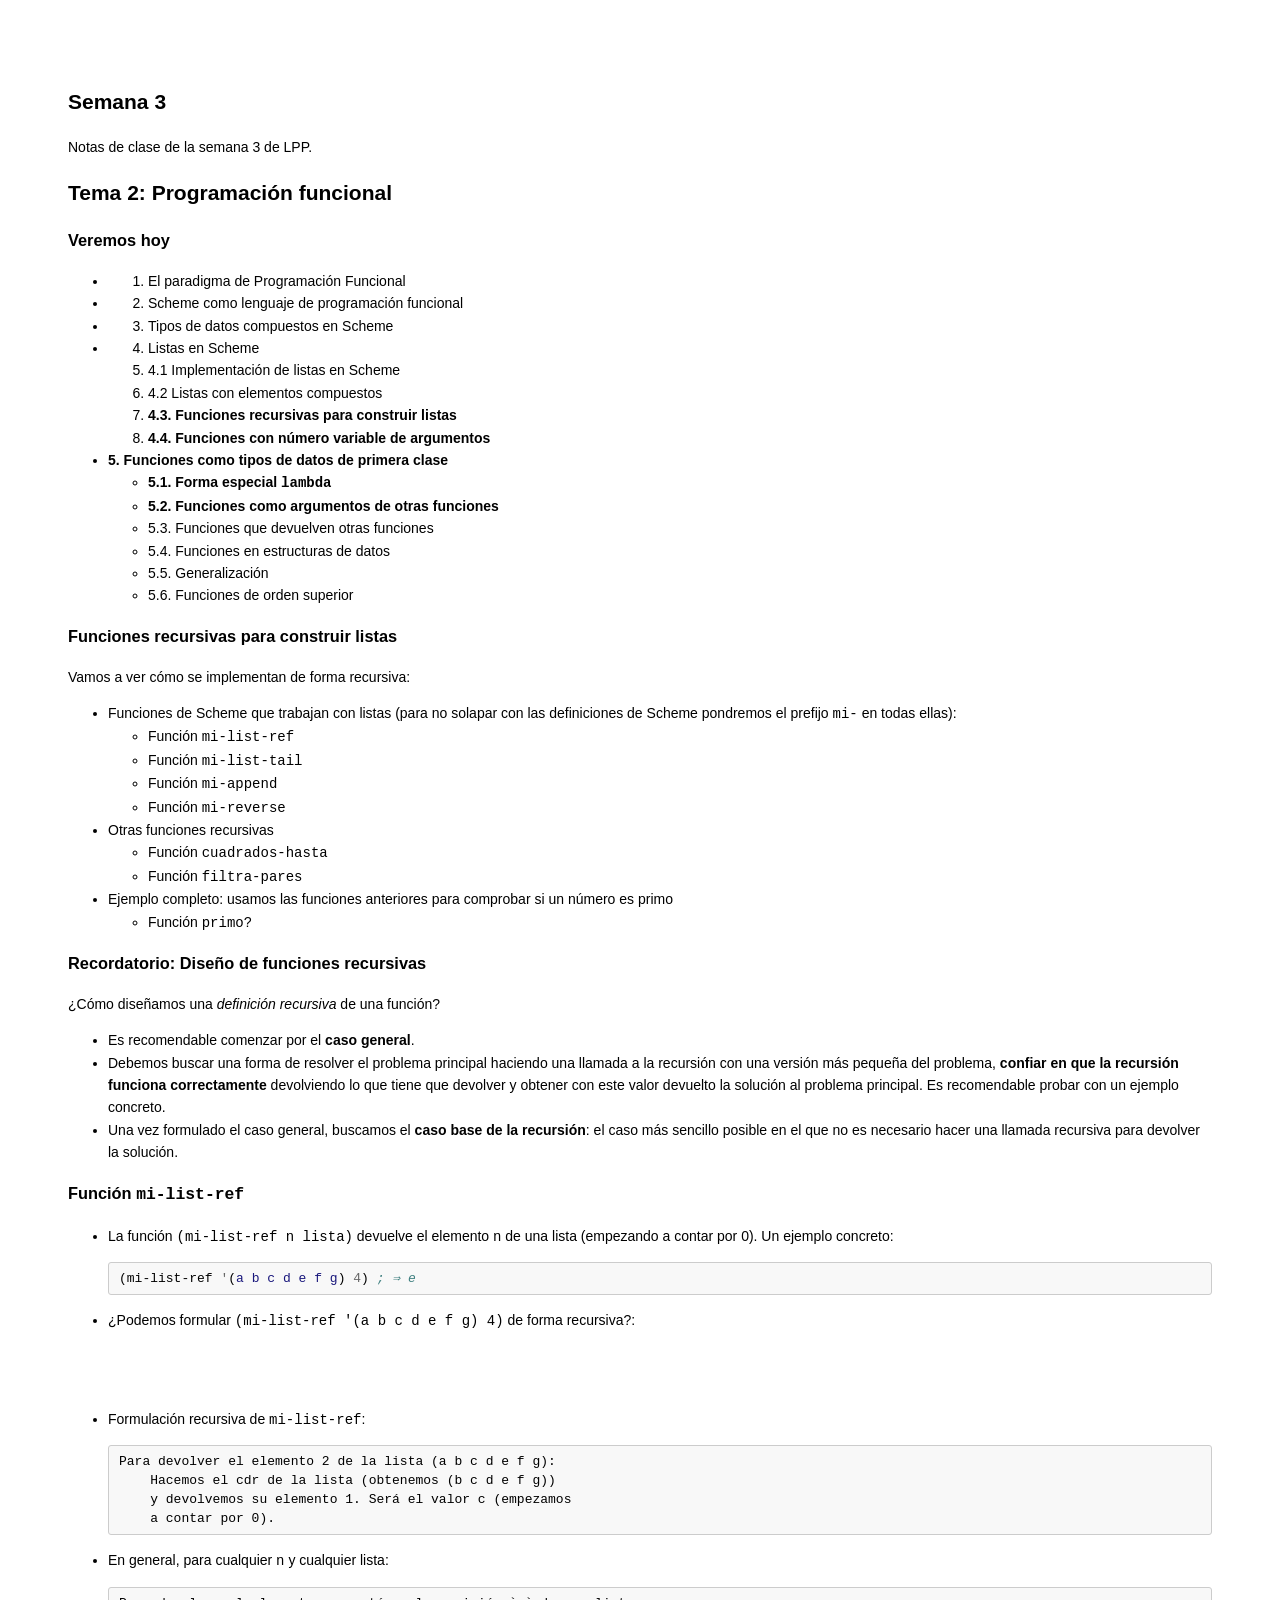
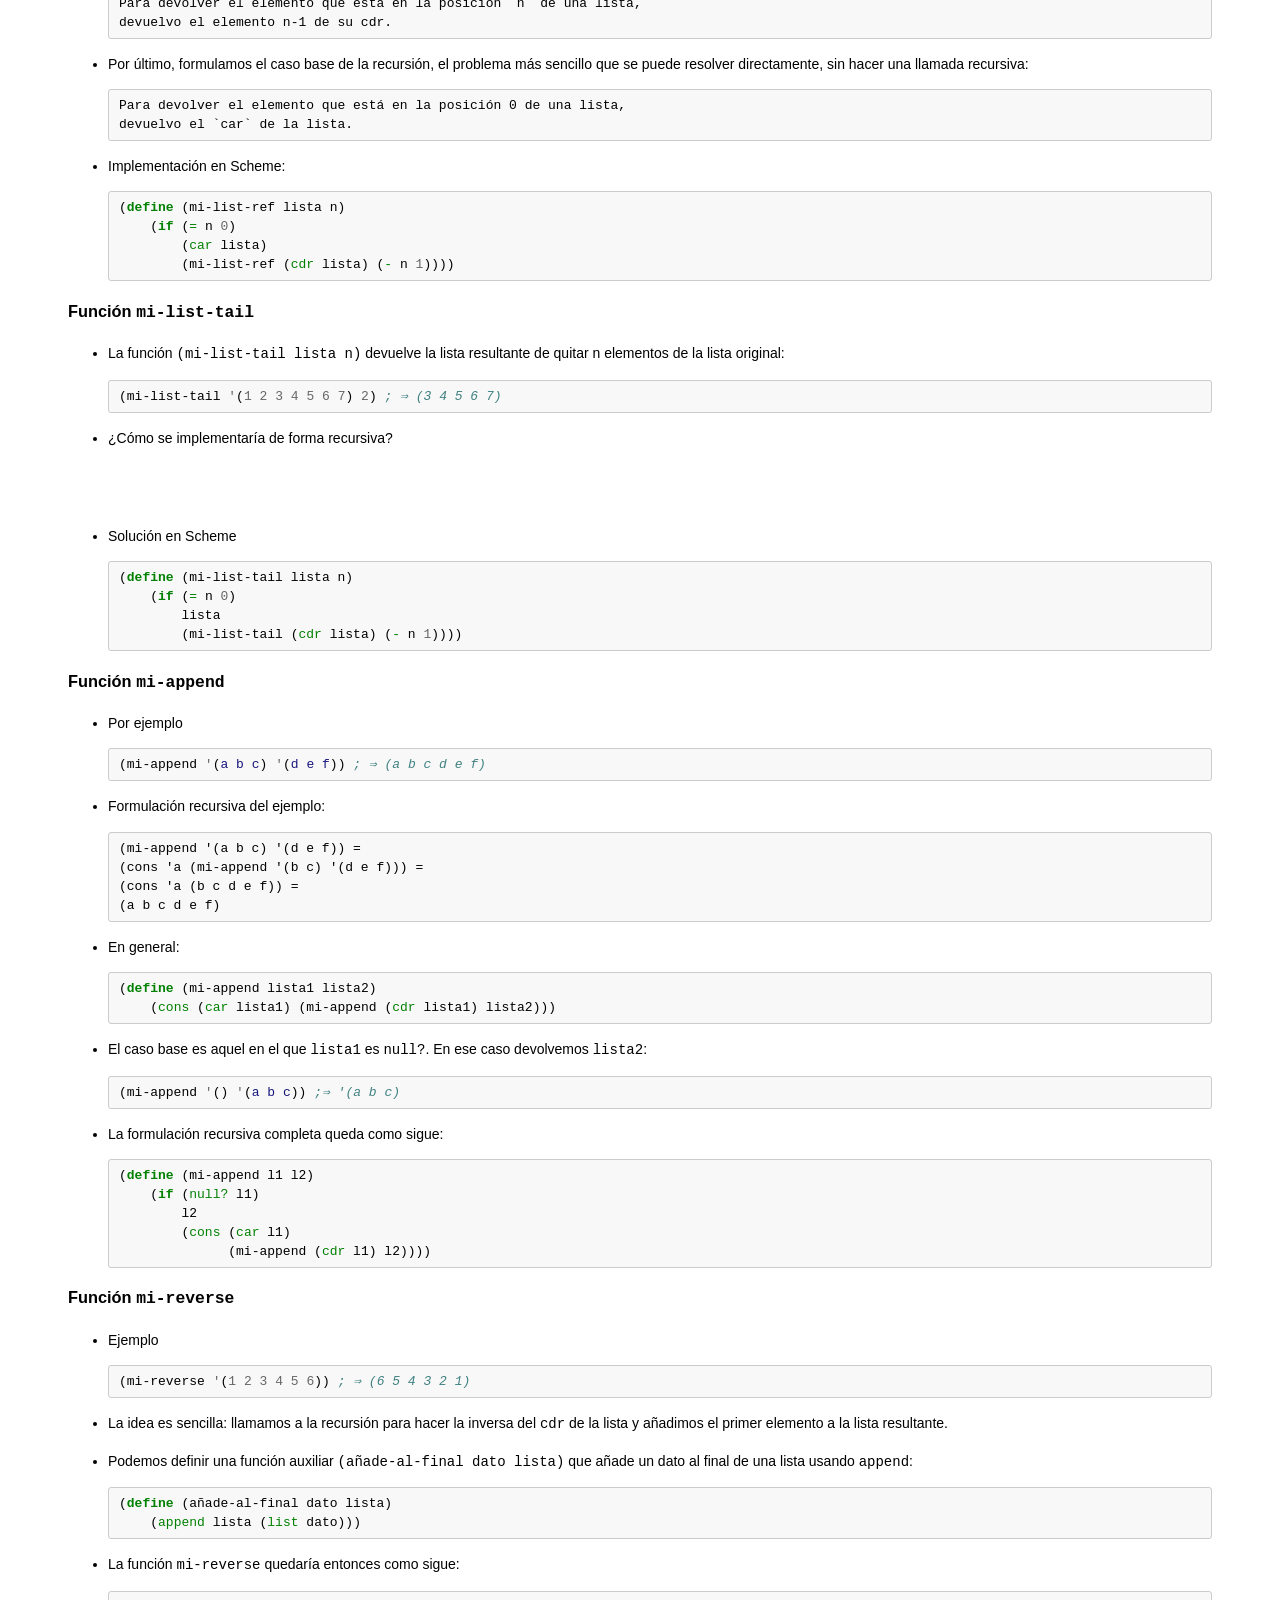
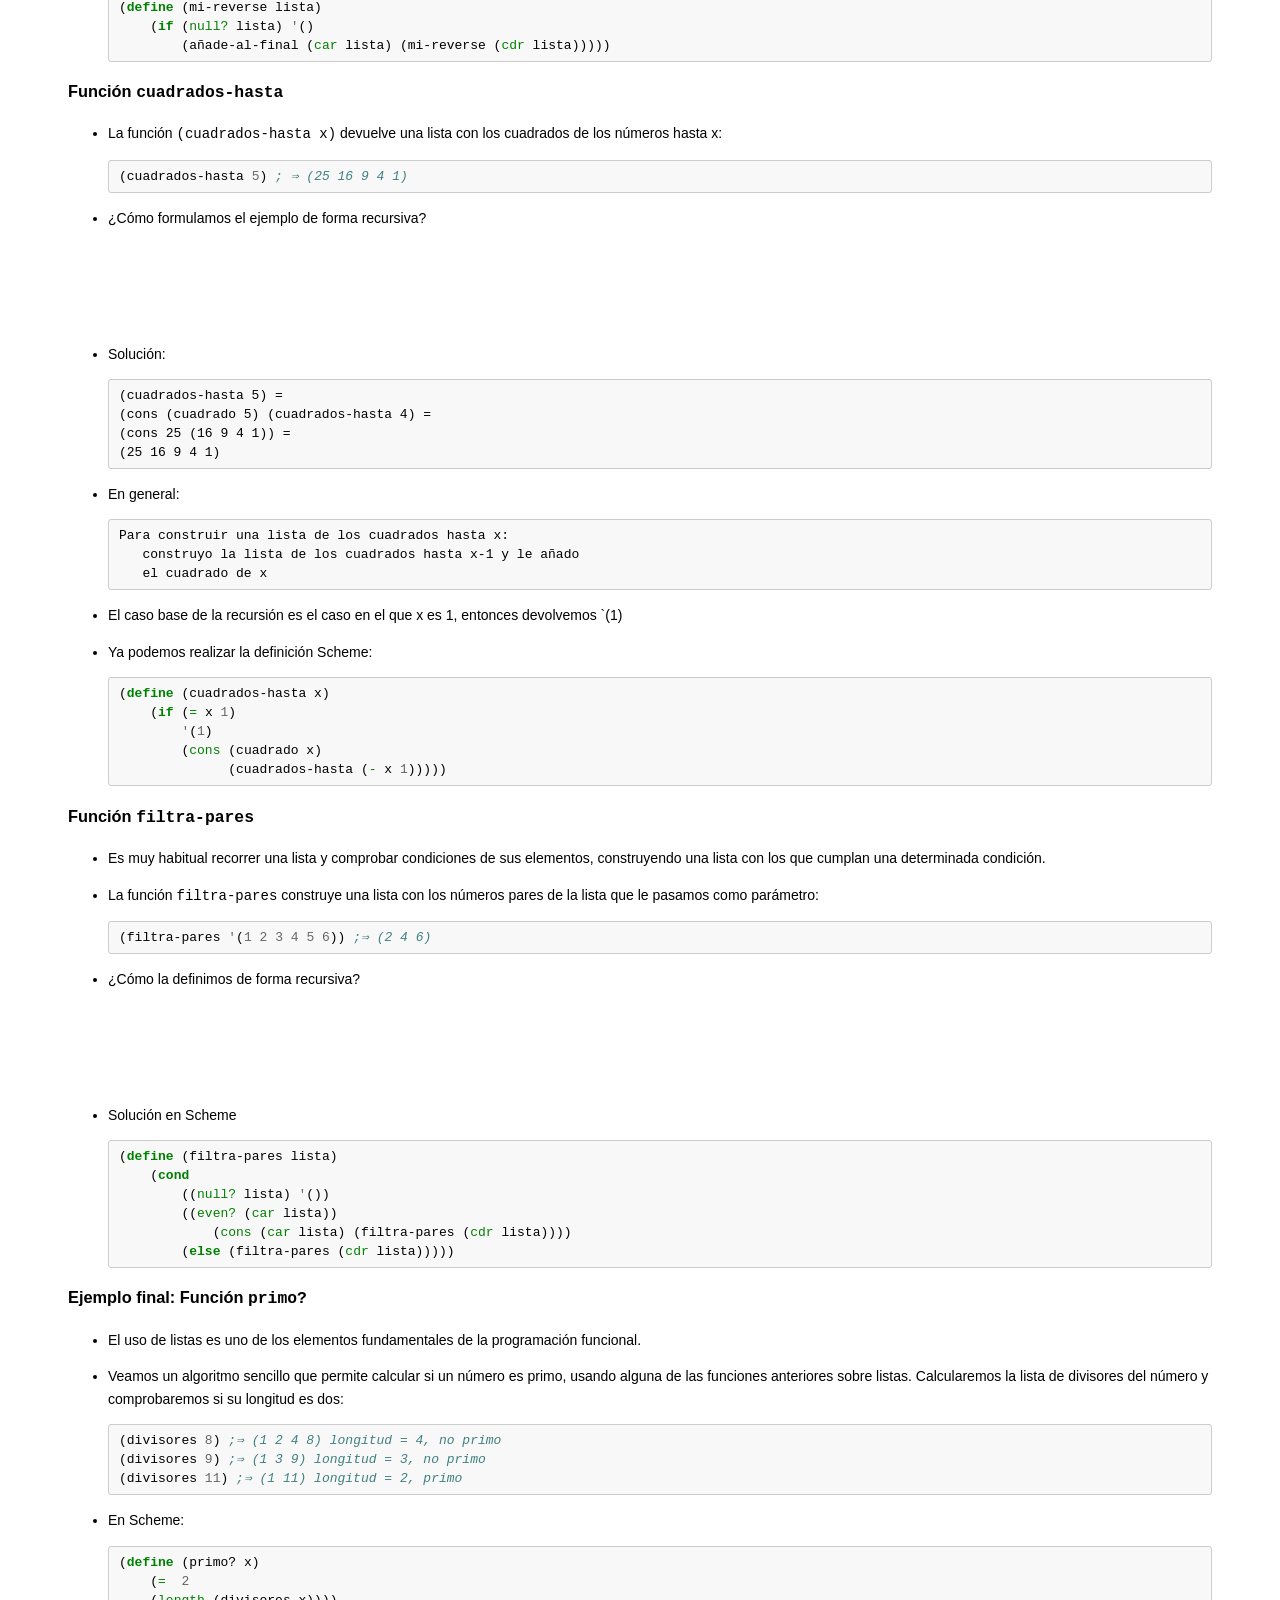
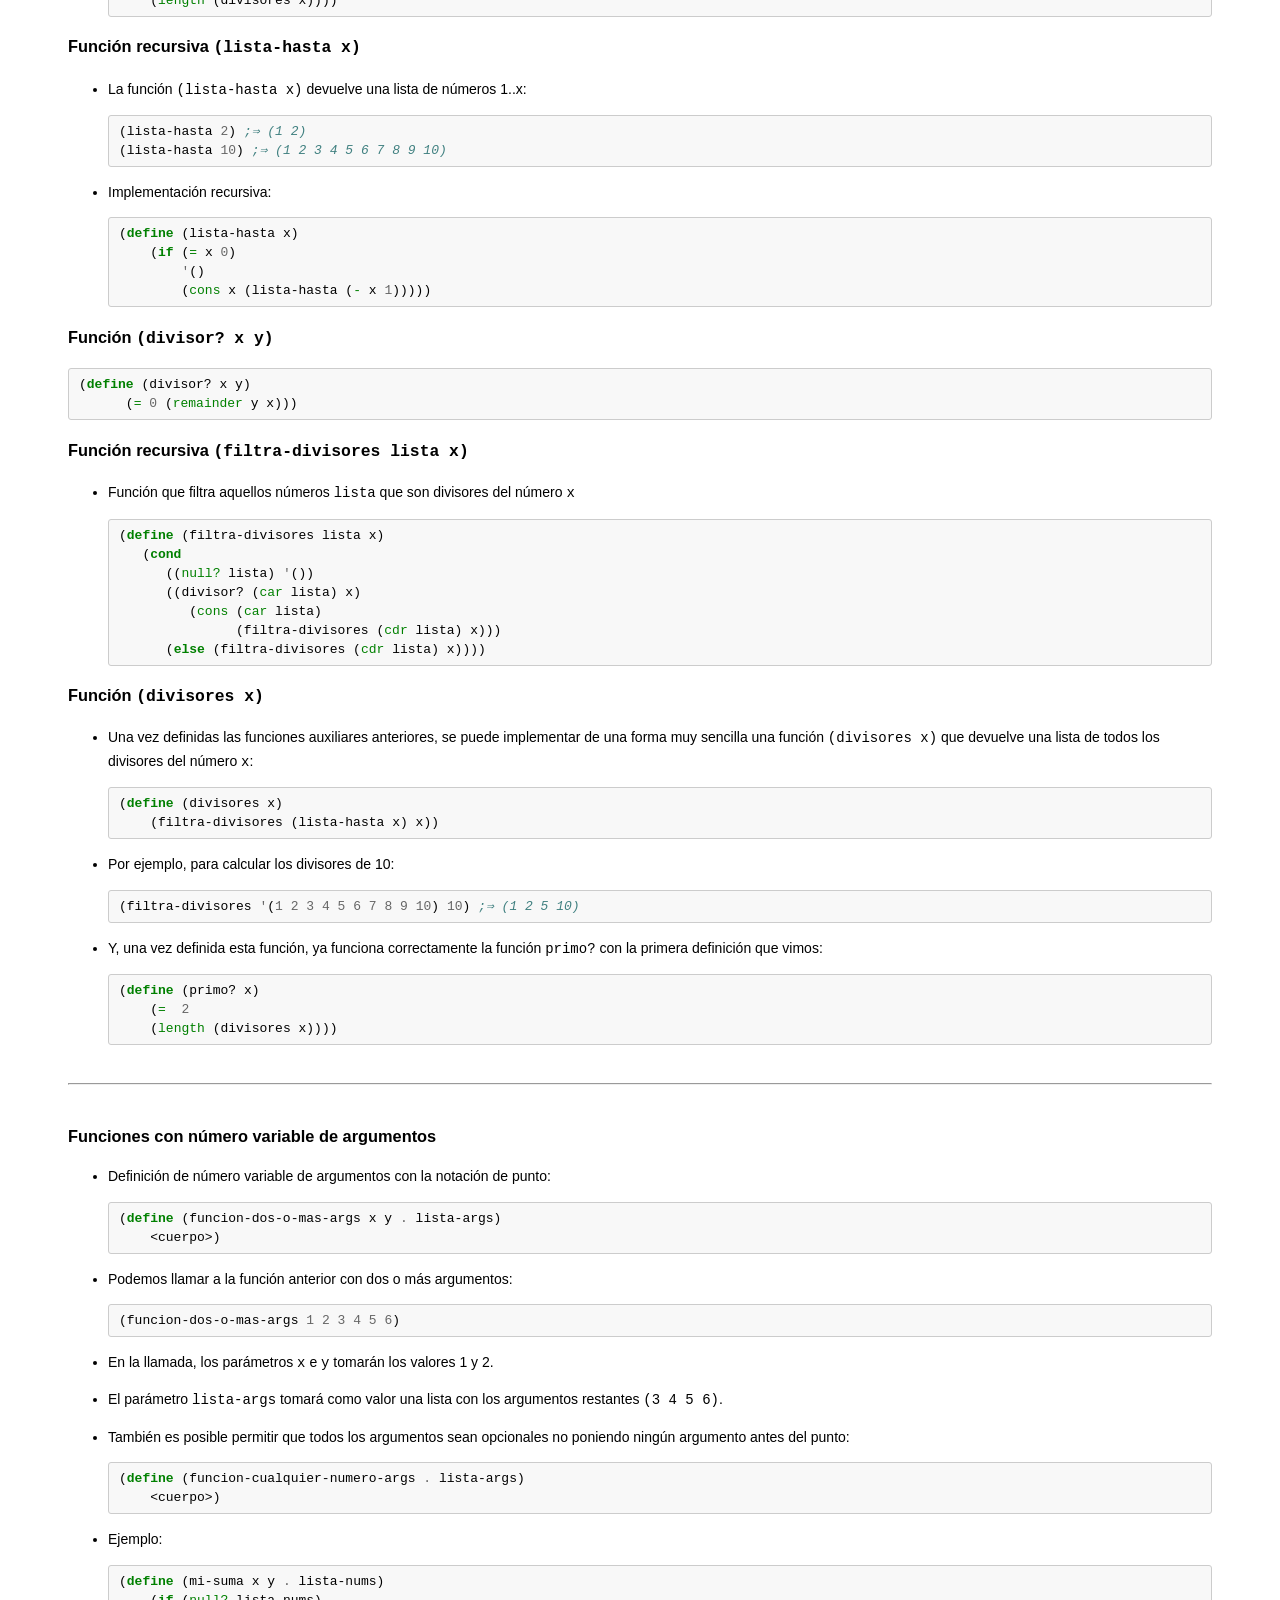
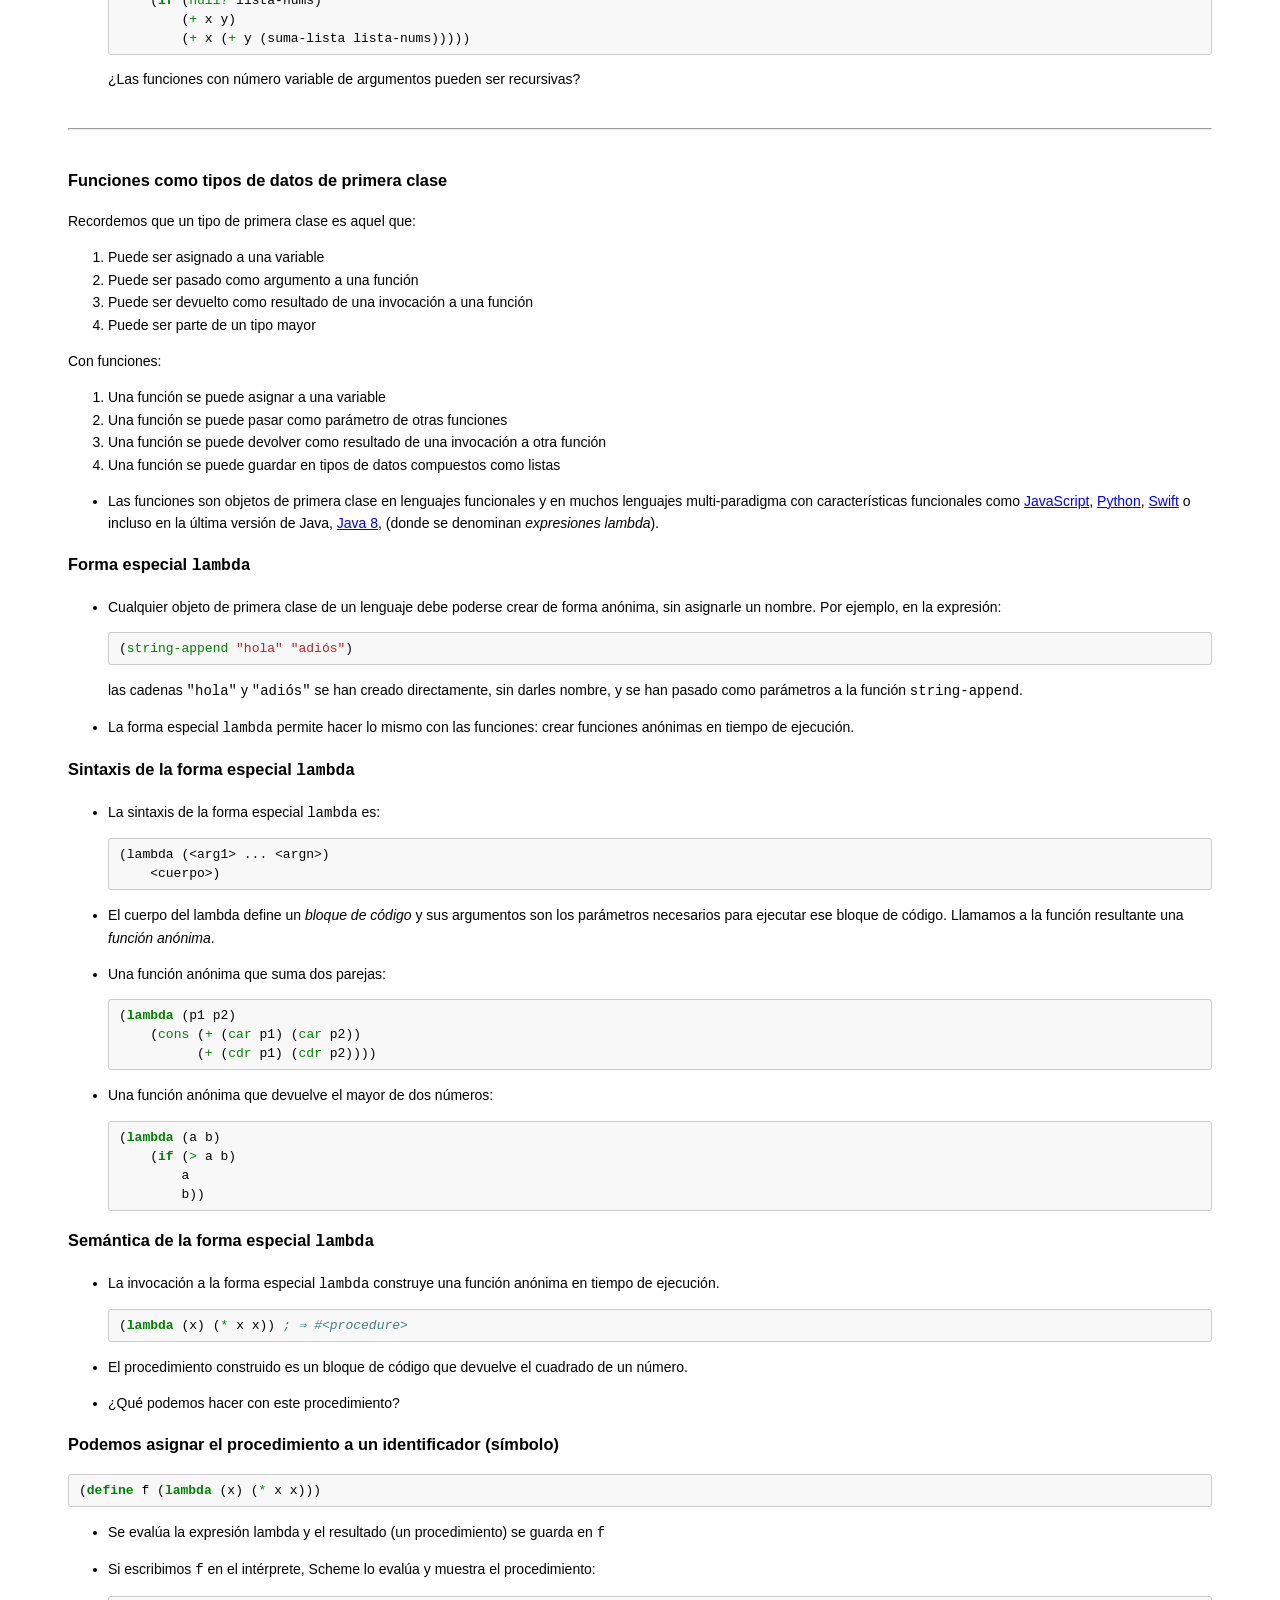
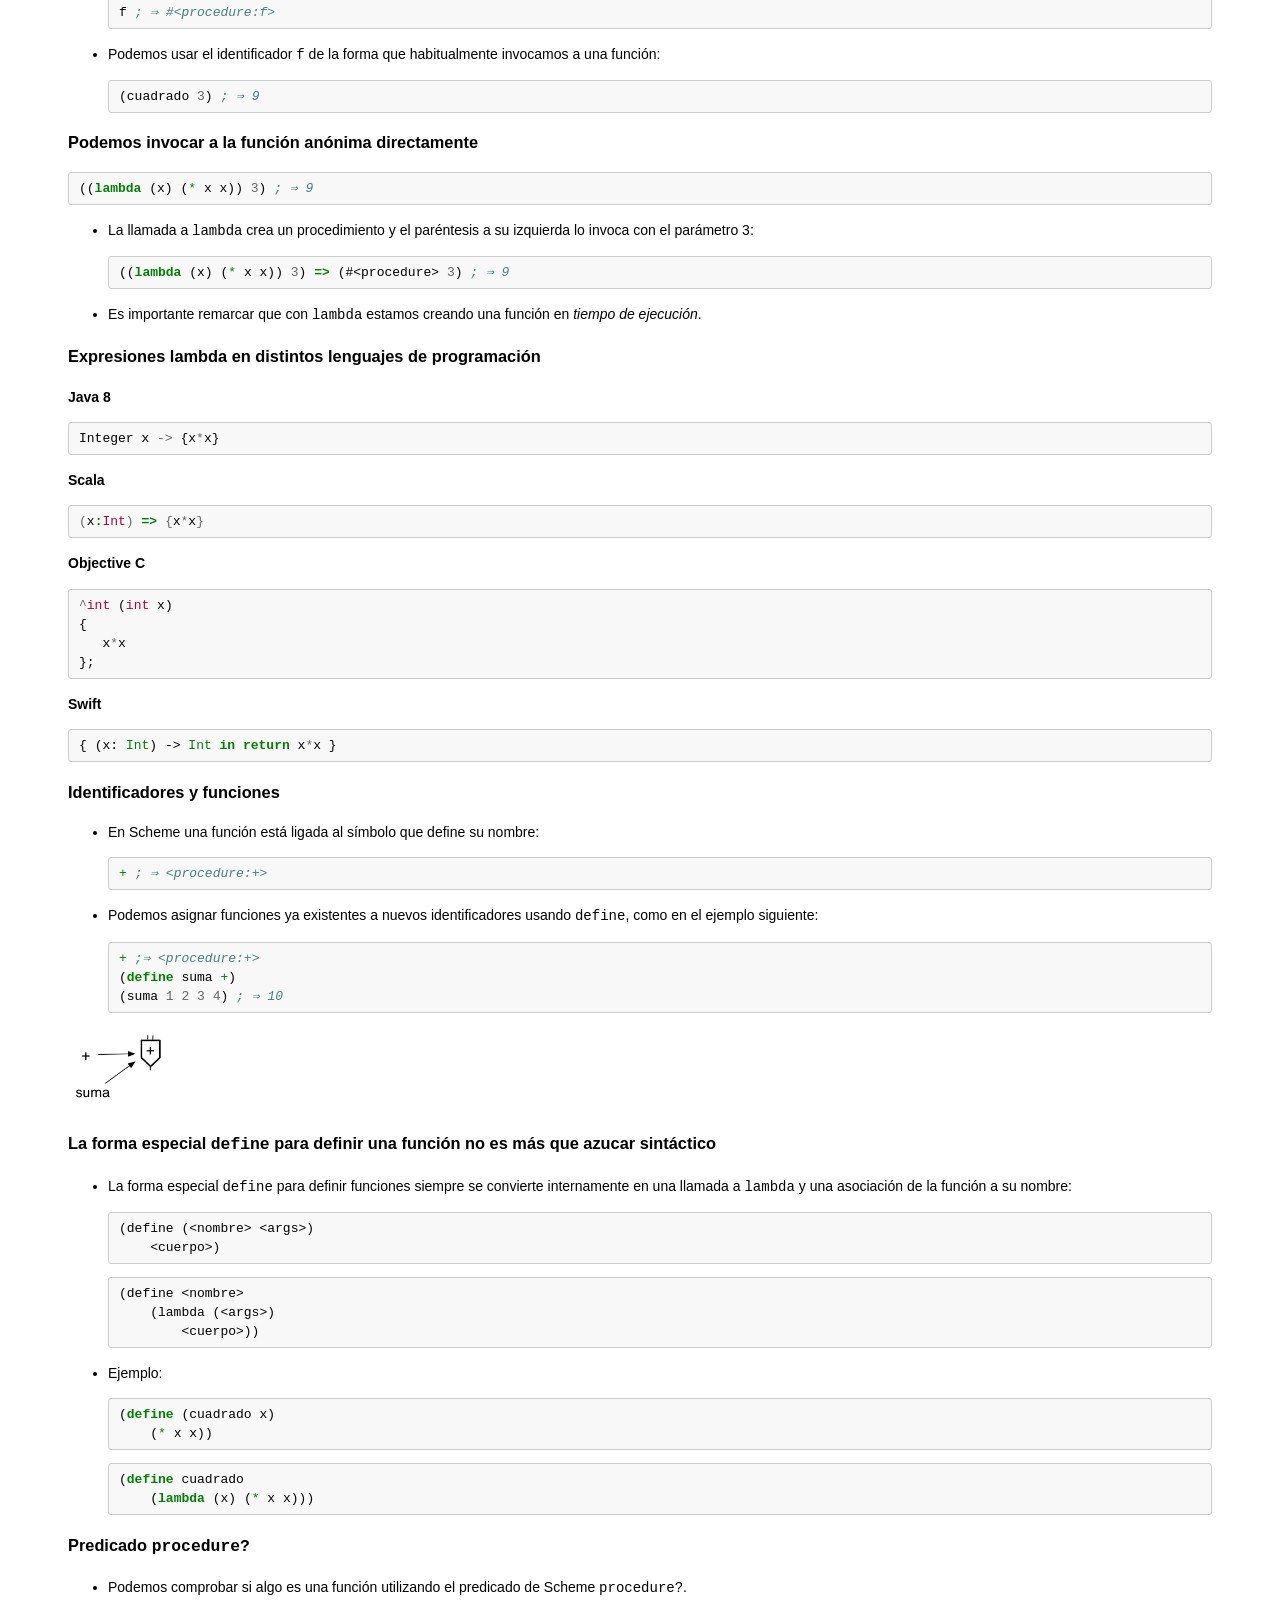
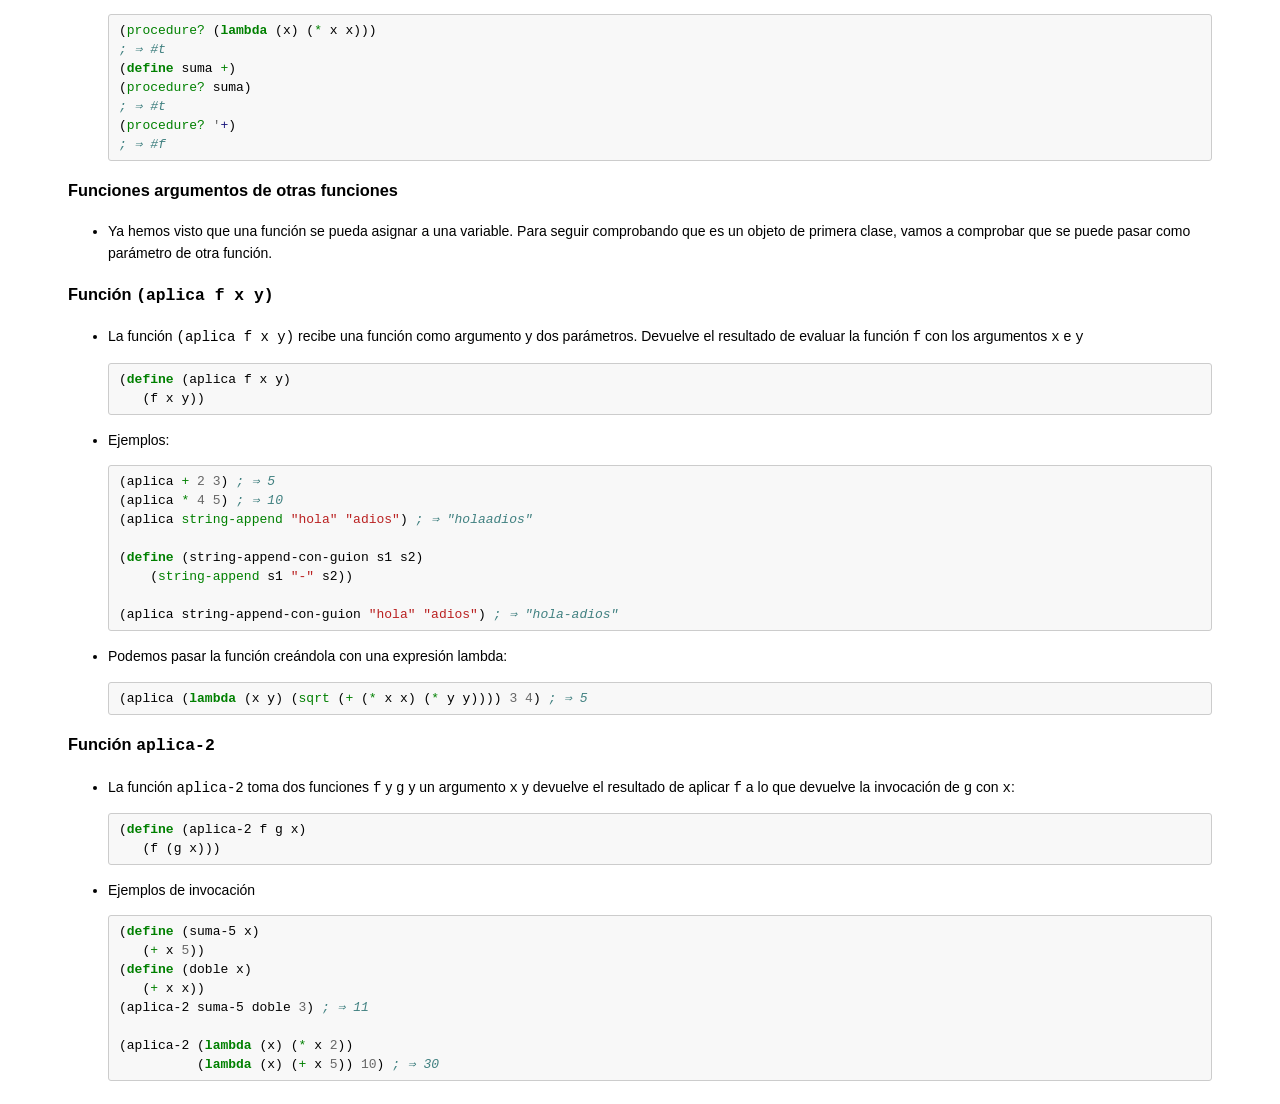
<file: semana03/semana03.html>
<!DOCTYPE html>
<html lang="en">

<head>
    <meta charset="utf-8">
<style type="text/css">

/* Admonition */

.admonition {
    padding-left: 15px;
    padding-right: 15px;
    border: 1px solid transparent;
    border-radius: 4px;
    text-align: left;
}

.admonition.note { /* csslint allow: adjoining-classes */
    color: #3a87ad;
    background-color: #d9edf7;
    border-color: #bce8f1;
}

.admonition.warning { /* csslint allow: adjoining-classes */
    color: #c09853;
    background-color: #fcf8e3;
    border-color: #fbeed5;
}

.admonition.danger { /* csslint allow: adjoining-classes */
    color: #b94a48;
    background-color: #f2dede;
    border-color: #eed3d7;
}

.admonition-title {
    font-weight: bold;
    text-align: left;
}


/* Codehilite */

.hll { background-color: #ffffcc }
.c { color: #408080; font-style: italic } /* Comment */
.err { border: 1px solid #FF0000 } /* Error */
.k { color: #008000; font-weight: bold } /* Keyword */
.o { color: #666666 } /* Operator */
.ch { color: #408080; font-style: italic } /* Comment.Hashbang */
.cm { color: #408080; font-style: italic } /* Comment.Multiline */
.cp { color: #BC7A00 } /* Comment.Preproc */
.cpf { color: #408080; font-style: italic } /* Comment.PreprocFile */
.c1 { color: #408080; font-style: italic } /* Comment.Single */
.cs { color: #408080; font-style: italic } /* Comment.Special */
.gd { color: #A00000 } /* Generic.Deleted */
.ge { font-style: italic } /* Generic.Emph */
.gr { color: #FF0000 } /* Generic.Error */
.gh { color: #000080; font-weight: bold } /* Generic.Heading */
.gi { color: #00A000 } /* Generic.Inserted */
.go { color: #888888 } /* Generic.Output */
.gp { color: #000080; font-weight: bold } /* Generic.Prompt */
.gs { font-weight: bold } /* Generic.Strong */
.gu { color: #800080; font-weight: bold } /* Generic.Subheading */
.gt { color: #0044DD } /* Generic.Traceback */
.kc { color: #008000; font-weight: bold } /* Keyword.Constant */
.kd { color: #008000; font-weight: bold } /* Keyword.Declaration */
.kn { color: #008000; font-weight: bold } /* Keyword.Namespace */
.kp { color: #008000 } /* Keyword.Pseudo */
.kr { color: #008000; font-weight: bold } /* Keyword.Reserved */
.kt { color: #B00040 } /* Keyword.Type */
.m { color: #666666 } /* Literal.Number */
.s { color: #BA2121 } /* Literal.String */
.na { color: #7D9029 } /* Name.Attribute */
.nb { color: #008000 } /* Name.Builtin */
.nc { color: #0000FF; font-weight: bold } /* Name.Class */
.no { color: #880000 } /* Name.Constant */
.nd { color: #AA22FF } /* Name.Decorator */
.ni { color: #999999; font-weight: bold } /* Name.Entity */
.ne { color: #D2413A; font-weight: bold } /* Name.Exception */
.nf { color: #0000FF } /* Name.Function */
.nl { color: #A0A000 } /* Name.Label */
.nn { color: #0000FF; font-weight: bold } /* Name.Namespace */
.nt { color: #008000; font-weight: bold } /* Name.Tag */
.nv { color: #19177C } /* Name.Variable */
.ow { color: #AA22FF; font-weight: bold } /* Operator.Word */
.w { color: #bbbbbb } /* Text.Whitespace */
.mb { color: #666666 } /* Literal.Number.Bin */
.mf { color: #666666 } /* Literal.Number.Float */
.mh { color: #666666 } /* Literal.Number.Hex */
.mi { color: #666666 } /* Literal.Number.Integer */
.mo { color: #666666 } /* Literal.Number.Oct */
.sa { color: #BA2121 } /* Literal.String.Affix */
.sb { color: #BA2121 } /* Literal.String.Backtick */
.sc { color: #BA2121 } /* Literal.String.Char */
.dl { color: #BA2121 } /* Literal.String.Delimiter */
.sd { color: #BA2121; font-style: italic } /* Literal.String.Doc */
.s2 { color: #BA2121 } /* Literal.String.Double */
.se { color: #BB6622; font-weight: bold } /* Literal.String.Escape */
.sh { color: #BA2121 } /* Literal.String.Heredoc */
.si { color: #BB6688; font-weight: bold } /* Literal.String.Interpol */
.sx { color: #008000 } /* Literal.String.Other */
.sr { color: #BB6688 } /* Literal.String.Regex */
.s1 { color: #BA2121 } /* Literal.String.Single */
.ss { color: #19177C } /* Literal.String.Symbol */
.bp { color: #008000 } /* Name.Builtin.Pseudo */
.fm { color: #0000FF } /* Name.Function.Magic */
.vc { color: #19177C } /* Name.Variable.Class */
.vg { color: #19177C } /* Name.Variable.Global */
.vi { color: #19177C } /* Name.Variable.Instance */
.vm { color: #19177C } /* Name.Variable.Magic */
.il { color: #666666 } /* Literal.Number.Integer.Long */

/* Estilo LPP */

body {
  font-family: Helvetica, arial, sans-serif;
  font-size: 14px;
  line-height: 1.6;
  background-color: white;
  padding: 60px;
}

pre {
  background-color: #f8f8f8;
  border: 1px solid #cccccc;
  font-size: 13px;
  line-height: 19px;
  overflow: auto;
  padding: 6px 10px;
  border-radius: 3px;
}

table {
  padding: 0;border-collapse: collapse; }
  table tr {
    border-top: 1px solid #cccccc;
    background-color: white;
    margin: 0;
    padding: 0; }
    table tr:nth-child(2n) {
      background-color: #f8f8f8; }
    table tr th {
      font-weight: bold;
      border: 1px solid #cccccc;
      margin: 0;
      padding: 6px 13px; }
    table tr td {
      border: 1px solid #cccccc;
      margin: 0;
      padding: 6px 13px; }
    table tr th :first-child, table tr td :first-child {
      margin-top: 0; }
    table tr th :last-child, table tr td :last-child {
      margin-bottom: 0; }

</style>

</head>

<body>
<h2>Semana 3</h2>
<p>Notas de clase de la semana 3 de LPP.</p>
<h2>Tema 2: Programación funcional</h2>
<h3>Veremos hoy</h3>
<ul>
<li>
<ol>
<li>El paradigma de Programación Funcional</li>
</ol>
</li>
<li>
<ol start="2">
<li>Scheme como lenguaje de programación funcional</li>
</ol>
</li>
<li>
<ol start="3">
<li>Tipos de datos compuestos en Scheme</li>
</ol>
</li>
<li>
<ol start="4">
<li>Listas en Scheme</li>
<li>4.1 Implementación de listas en Scheme</li>
<li>4.2 Listas con elementos compuestos</li>
<li><strong>4.3. Funciones recursivas para construir listas</strong></li>
<li><strong>4.4. Funciones con número variable de argumentos</strong></li>
</ol>
</li>
<li><strong>5. Funciones como tipos de datos de primera clase</strong><ul>
<li><strong>5.1. Forma especial <code>lambda</code></strong></li>
<li><strong>5.2. Funciones como argumentos de otras funciones</strong></li>
<li>5.3. Funciones que devuelven otras funciones</li>
<li>5.4. Funciones en estructuras de datos</li>
<li>5.5. Generalización</li>
<li>5.6. Funciones de orden superior</li>
</ul>
</li>
</ul>
<h3>Funciones recursivas para construir listas</h3>
<p>Vamos a ver cómo se implementan de forma recursiva:</p>
<ul>
<li>Funciones de Scheme que trabajan con listas (para no solapar con las
  definiciones de Scheme pondremos el prefijo <code>mi-</code> en todas ellas):<ul>
<li>Función <code>mi-list-ref</code></li>
<li>Función <code>mi-list-tail</code></li>
<li>Función <code>mi-append</code></li>
<li>Función <code>mi-reverse</code></li>
</ul>
</li>
<li>Otras funciones recursivas<ul>
<li>Función <code>cuadrados-hasta</code></li>
<li>Función <code>filtra-pares</code></li>
</ul>
</li>
<li>Ejemplo completo: usamos las funciones anteriores para comprobar si
  un número es primo<ul>
<li>Función <code>primo?</code></li>
</ul>
</li>
</ul>
<h3>Recordatorio: Diseño de funciones recursivas</h3>
<p>¿Cómo diseñamos una <em>definición recursiva</em> de una función? </p>
<ul>
<li>Es recomendable comenzar por el <strong>caso general</strong>.</li>
<li>Debemos buscar una forma de resolver el problema principal haciendo
  una llamada a la recursión con una versión más pequeña del problema,
  <strong>confiar en que la recursión funciona correctamente</strong> devolviendo
  lo que tiene que devolver y obtener con este valor devuelto la
  solución al problema principal. Es recomendable probar con un
  ejemplo concreto.</li>
<li>Una vez formulado el caso general, buscamos el <strong>caso base de la
  recursión</strong>: el caso más sencillo posible en el que no es necesario
  hacer una llamada recursiva para devolver la solución.</li>
</ul>
<h3>Función <code>mi-list-ref</code></h3>
<ul>
<li>
<p>La función <code>(mi-list-ref n lista)</code> devuelve el elemento <code>n</code> de una
  lista (empezando a contar por 0). Un ejemplo concreto:</p>
<div class="codehilite"><pre><span></span><span class="p">(</span><span class="n">mi-list-ref</span> <span class="o">&#39;</span><span class="p">(</span><span class="ss">a</span> <span class="ss">b</span> <span class="ss">c</span> <span class="ss">d</span> <span class="ss">e</span> <span class="ss">f</span> <span class="ss">g</span><span class="p">)</span> <span class="mi">4</span><span class="p">)</span> <span class="c1">; ⇒ e</span>
</pre></div>

</li>
<li>
<p>¿Podemos formular <code>(mi-list-ref '(a b c d e f g) 4)</code> de forma
  recursiva?:</p>
</li>
</ul>
<p style="margin-bottom:2cm;"></p>

<ul>
<li>
<p>Formulación recursiva de <code>mi-list-ref</code>:</p>
<div class="codehilite"><pre><span></span>Para devolver el elemento 2 de la lista (a b c d e f g):
    Hacemos el cdr de la lista (obtenemos (b c d e f g)) 
    y devolvemos su elemento 1. Será el valor c (empezamos 
    a contar por 0).
</pre></div>

</li>
<li>
<p>En general, para cualquier <code>n</code> y cualquier lista:</p>
<div class="codehilite"><pre><span></span>Para devolver el elemento que está en la posición `n` de una lista,
devuelvo el elemento n-1 de su cdr.
</pre></div>

</li>
<li>
<p>Por último, formulamos el caso base de la recursión, el problema más
  sencillo que se puede resolver directamente, sin hacer una llamada
  recursiva:</p>
<div class="codehilite"><pre><span></span>Para devolver el elemento que está en la posición 0 de una lista,
devuelvo el `car` de la lista.
</pre></div>

</li>
<li>
<p>Implementación en Scheme:</p>
<div class="codehilite"><pre><span></span><span class="p">(</span><span class="k">define</span> <span class="p">(</span><span class="n">mi-list-ref</span> <span class="n">lista</span> <span class="n">n</span><span class="p">)</span>
    <span class="p">(</span><span class="k">if</span> <span class="p">(</span><span class="nb">=</span> <span class="n">n</span> <span class="mi">0</span><span class="p">)</span> 
        <span class="p">(</span><span class="nb">car</span> <span class="n">lista</span><span class="p">)</span>
        <span class="p">(</span><span class="n">mi-list-ref</span> <span class="p">(</span><span class="nb">cdr</span> <span class="n">lista</span><span class="p">)</span> <span class="p">(</span><span class="nb">-</span> <span class="n">n</span> <span class="mi">1</span><span class="p">))))</span>
</pre></div>

</li>
</ul>
<h3>Función <code>mi-list-tail</code></h3>
<ul>
<li>
<p>La función <code>(mi-list-tail lista n)</code> devuelve la lista resultante de
  quitar n elementos de la lista original:</p>
<div class="codehilite"><pre><span></span><span class="p">(</span><span class="n">mi-list-tail</span> <span class="o">&#39;</span><span class="p">(</span><span class="mi">1</span> <span class="mi">2</span> <span class="mi">3</span> <span class="mi">4</span> <span class="mi">5</span> <span class="mi">6</span> <span class="mi">7</span><span class="p">)</span> <span class="mi">2</span><span class="p">)</span> <span class="c1">; ⇒ (3 4 5 6 7)</span>
</pre></div>

</li>
<li>
<p>¿Cómo se implementaría de forma recursiva?</p>
</li>
</ul>
<p style="margin-bottom:2cm;"></p>

<ul>
<li>
<p>Solución en Scheme</p>
<div class="codehilite"><pre><span></span><span class="p">(</span><span class="k">define</span> <span class="p">(</span><span class="n">mi-list-tail</span> <span class="n">lista</span> <span class="n">n</span><span class="p">)</span>
    <span class="p">(</span><span class="k">if</span> <span class="p">(</span><span class="nb">=</span> <span class="n">n</span> <span class="mi">0</span><span class="p">)</span> 
        <span class="n">lista</span>
        <span class="p">(</span><span class="n">mi-list-tail</span> <span class="p">(</span><span class="nb">cdr</span> <span class="n">lista</span><span class="p">)</span> <span class="p">(</span><span class="nb">-</span> <span class="n">n</span> <span class="mi">1</span><span class="p">))))</span>
</pre></div>

</li>
</ul>
<h3>Función <code>mi-append</code></h3>
<ul>
<li>
<p>Por ejemplo</p>
<div class="codehilite"><pre><span></span><span class="p">(</span><span class="n">mi-append</span> <span class="o">&#39;</span><span class="p">(</span><span class="ss">a</span> <span class="ss">b</span> <span class="ss">c</span><span class="p">)</span> <span class="o">&#39;</span><span class="p">(</span><span class="ss">d</span> <span class="ss">e</span> <span class="ss">f</span><span class="p">))</span> <span class="c1">; ⇒ (a b c d e f)</span>
</pre></div>

</li>
<li>
<p>Formulación recursiva del ejemplo:</p>
<div class="codehilite"><pre><span></span>(mi-append &#39;(a b c) &#39;(d e f)) = 
(cons &#39;a (mi-append &#39;(b c) &#39;(d e f))) = 
(cons &#39;a (b c d e f)) = 
(a b c d e f)
</pre></div>

</li>
<li>
<p>En general:</p>
<div class="codehilite"><pre><span></span><span class="p">(</span><span class="k">define</span> <span class="p">(</span><span class="n">mi-append</span> <span class="n">lista1</span> <span class="n">lista2</span><span class="p">)</span> 
    <span class="p">(</span><span class="nb">cons</span> <span class="p">(</span><span class="nb">car</span> <span class="n">lista1</span><span class="p">)</span> <span class="p">(</span><span class="n">mi-append</span> <span class="p">(</span><span class="nb">cdr</span> <span class="n">lista1</span><span class="p">)</span> <span class="n">lista2</span><span class="p">)))</span>
</pre></div>

</li>
<li>
<p>El caso base es aquel en el que <code>lista1</code> es <code>null?</code>. En ese caso
  devolvemos <code>lista2</code>:</p>
<div class="codehilite"><pre><span></span><span class="p">(</span><span class="n">mi-append</span> <span class="o">&#39;</span><span class="p">()</span> <span class="o">&#39;</span><span class="p">(</span><span class="ss">a</span> <span class="ss">b</span> <span class="ss">c</span><span class="p">))</span> <span class="c1">;⇒ &#39;(a b c)</span>
</pre></div>

</li>
<li>
<p>La formulación recursiva completa queda como sigue:</p>
<div class="codehilite"><pre><span></span><span class="p">(</span><span class="k">define</span> <span class="p">(</span><span class="n">mi-append</span> <span class="n">l1</span> <span class="n">l2</span><span class="p">)</span>
    <span class="p">(</span><span class="k">if</span> <span class="p">(</span><span class="nb">null?</span> <span class="n">l1</span><span class="p">)</span>
        <span class="n">l2</span>
        <span class="p">(</span><span class="nb">cons</span> <span class="p">(</span><span class="nb">car</span> <span class="n">l1</span><span class="p">)</span>
              <span class="p">(</span><span class="n">mi-append</span> <span class="p">(</span><span class="nb">cdr</span> <span class="n">l1</span><span class="p">)</span> <span class="n">l2</span><span class="p">))))</span>
</pre></div>

</li>
</ul>
<h3>Función <code>mi-reverse</code></h3>
<ul>
<li>
<p>Ejemplo</p>
<div class="codehilite"><pre><span></span><span class="p">(</span><span class="n">mi-reverse</span> <span class="o">&#39;</span><span class="p">(</span><span class="mi">1</span> <span class="mi">2</span> <span class="mi">3</span> <span class="mi">4</span> <span class="mi">5</span> <span class="mi">6</span><span class="p">))</span> <span class="c1">; ⇒ (6 5 4 3 2 1)</span>
</pre></div>

</li>
<li>
<p>La idea es sencilla: llamamos a la recursión para hacer la inversa
  del <code>cdr</code> de la lista y añadimos el primer elemento a la lista
  resultante.</p>
</li>
<li>
<p>Podemos definir una función auxiliar <code>(añade-al-final dato lista)</code>
  que añade un dato al final de una lista usando <code>append</code>:</p>
<div class="codehilite"><pre><span></span><span class="p">(</span><span class="k">define</span> <span class="p">(</span><span class="n">añade-al-final</span> <span class="n">dato</span> <span class="n">lista</span><span class="p">)</span>
    <span class="p">(</span><span class="nb">append</span> <span class="n">lista</span> <span class="p">(</span><span class="nb">list</span> <span class="n">dato</span><span class="p">)))</span>
</pre></div>

</li>
<li>
<p>La función <code>mi-reverse</code> quedaría entonces como sigue:</p>
<div class="codehilite"><pre><span></span><span class="p">(</span><span class="k">define</span> <span class="p">(</span><span class="n">mi-reverse</span> <span class="n">lista</span><span class="p">)</span>
    <span class="p">(</span><span class="k">if</span> <span class="p">(</span><span class="nb">null?</span> <span class="n">lista</span><span class="p">)</span> <span class="o">&#39;</span><span class="p">()</span>
        <span class="p">(</span><span class="n">añade-al-final</span> <span class="p">(</span><span class="nb">car</span> <span class="n">lista</span><span class="p">)</span> <span class="p">(</span><span class="n">mi-reverse</span> <span class="p">(</span><span class="nb">cdr</span> <span class="n">lista</span><span class="p">)))))</span>
</pre></div>

</li>
</ul>
<h3>Función <code>cuadrados-hasta</code></h3>
<ul>
<li>
<p>La función <code>(cuadrados-hasta x)</code> devuelve una lista con los
  cuadrados de los números hasta x:</p>
<div class="codehilite"><pre><span></span><span class="p">(</span><span class="n">cuadrados-hasta</span> <span class="mi">5</span><span class="p">)</span> <span class="c1">; ⇒ (25 16 9 4 1)</span>
</pre></div>

</li>
<li>
<p>¿Cómo formulamos el ejemplo de forma recursiva?</p>
</li>
</ul>
<p style="margin-bottom: 3cm;"></p>

<ul>
<li>
<p>Solución:</p>
<div class="codehilite"><pre><span></span>(cuadrados-hasta 5) = 
(cons (cuadrado 5) (cuadrados-hasta 4) =
(cons 25 (16 9 4 1)) = 
(25 16 9 4 1)
</pre></div>

</li>
<li>
<p>En general:</p>
<div class="codehilite"><pre><span></span>Para construir una lista de los cuadrados hasta x:
   construyo la lista de los cuadrados hasta x-1 y le añado 
   el cuadrado de x
</pre></div>

</li>
<li>
<p>El caso base de la recursión es el caso en el que x es 1, entonces
  devolvemos `(1)</p>
</li>
<li>
<p>Ya podemos realizar la definición Scheme:</p>
<div class="codehilite"><pre><span></span><span class="p">(</span><span class="k">define</span> <span class="p">(</span><span class="n">cuadrados-hasta</span> <span class="n">x</span><span class="p">)</span>
    <span class="p">(</span><span class="k">if</span> <span class="p">(</span><span class="nb">=</span> <span class="n">x</span> <span class="mi">1</span><span class="p">)</span>
        <span class="o">&#39;</span><span class="p">(</span><span class="mi">1</span><span class="p">)</span>
        <span class="p">(</span><span class="nb">cons</span> <span class="p">(</span><span class="n">cuadrado</span> <span class="n">x</span><span class="p">)</span>
              <span class="p">(</span><span class="n">cuadrados-hasta</span> <span class="p">(</span><span class="nb">-</span> <span class="n">x</span> <span class="mi">1</span><span class="p">)))))</span>
</pre></div>

</li>
</ul>
<h3>Función <code>filtra-pares</code></h3>
<ul>
<li>
<p>Es muy habitual recorrer una lista y comprobar condiciones de sus
  elementos, construyendo una lista con los que cumplan una
  determinada condición.</p>
</li>
<li>
<p>La función <code>filtra-pares</code> construye una lista con los números pares
  de la lista que le pasamos como parámetro:</p>
<div class="codehilite"><pre><span></span><span class="p">(</span><span class="n">filtra-pares</span> <span class="o">&#39;</span><span class="p">(</span><span class="mi">1</span> <span class="mi">2</span> <span class="mi">3</span> <span class="mi">4</span> <span class="mi">5</span> <span class="mi">6</span><span class="p">))</span> <span class="c1">;⇒ (2 4 6)</span>
</pre></div>

</li>
<li>
<p>¿Cómo la definimos de forma recursiva?</p>
</li>
</ul>
<p style="margin-bottom:3cm;"></p>

<ul>
<li>
<p>Solución en Scheme</p>
<div class="codehilite"><pre><span></span><span class="p">(</span><span class="k">define</span> <span class="p">(</span><span class="n">filtra-pares</span> <span class="n">lista</span><span class="p">)</span>
    <span class="p">(</span><span class="k">cond</span>
        <span class="p">((</span><span class="nb">null?</span> <span class="n">lista</span><span class="p">)</span> <span class="o">&#39;</span><span class="p">())</span>
        <span class="p">((</span><span class="nb">even?</span> <span class="p">(</span><span class="nb">car</span> <span class="n">lista</span><span class="p">))</span>
            <span class="p">(</span><span class="nb">cons</span> <span class="p">(</span><span class="nb">car</span> <span class="n">lista</span><span class="p">)</span> <span class="p">(</span><span class="n">filtra-pares</span> <span class="p">(</span><span class="nb">cdr</span> <span class="n">lista</span><span class="p">))))</span>
        <span class="p">(</span><span class="k">else</span> <span class="p">(</span><span class="n">filtra-pares</span> <span class="p">(</span><span class="nb">cdr</span> <span class="n">lista</span><span class="p">)))))</span>
</pre></div>

</li>
</ul>
<h3>Ejemplo final: Función <code>primo?</code></h3>
<ul>
<li>
<p>El uso de listas es uno de los elementos fundamentales de la
  programación funcional.</p>
</li>
<li>
<p>Veamos un algoritmo sencillo que permite calcular si un número es
  primo, usando alguna de las funciones anteriores sobre
  listas. Calcularemos la lista de divisores del número y
  comprobaremos si su longitud es dos:</p>
<div class="codehilite"><pre><span></span><span class="p">(</span><span class="n">divisores</span> <span class="mi">8</span><span class="p">)</span> <span class="c1">;⇒ (1 2 4 8) longitud = 4, no primo</span>
<span class="p">(</span><span class="n">divisores</span> <span class="mi">9</span><span class="p">)</span> <span class="c1">;⇒ (1 3 9) longitud = 3, no primo</span>
<span class="p">(</span><span class="n">divisores</span> <span class="mi">11</span><span class="p">)</span> <span class="c1">;⇒ (1 11) longitud = 2, primo</span>
</pre></div>

</li>
<li>
<p>En Scheme:</p>
<div class="codehilite"><pre><span></span><span class="p">(</span><span class="k">define</span> <span class="p">(</span><span class="n">primo?</span> <span class="n">x</span><span class="p">)</span>
    <span class="p">(</span><span class="nb">=</span>  <span class="mi">2</span> 
    <span class="p">(</span><span class="nb">length</span> <span class="p">(</span><span class="n">divisores</span> <span class="n">x</span><span class="p">))))</span>
</pre></div>

</li>
</ul>
<h3>Función recursiva <code>(lista-hasta x)</code></h3>
<ul>
<li>
<p>La función <code>(lista-hasta x)</code> devuelve una lista de números 1..x:</p>
<div class="codehilite"><pre><span></span><span class="p">(</span><span class="n">lista-hasta</span> <span class="mi">2</span><span class="p">)</span> <span class="c1">;⇒ (1 2)</span>
<span class="p">(</span><span class="n">lista-hasta</span> <span class="mi">10</span><span class="p">)</span> <span class="c1">;⇒ (1 2 3 4 5 6 7 8 9 10)</span>
</pre></div>

</li>
<li>
<p>Implementación recursiva:</p>
<div class="codehilite"><pre><span></span><span class="p">(</span><span class="k">define</span> <span class="p">(</span><span class="n">lista-hasta</span> <span class="n">x</span><span class="p">)</span>
    <span class="p">(</span><span class="k">if</span> <span class="p">(</span><span class="nb">=</span> <span class="n">x</span> <span class="mi">0</span><span class="p">)</span>
        <span class="o">&#39;</span><span class="p">()</span>
        <span class="p">(</span><span class="nb">cons</span> <span class="n">x</span> <span class="p">(</span><span class="n">lista-hasta</span> <span class="p">(</span><span class="nb">-</span> <span class="n">x</span> <span class="mi">1</span><span class="p">)))))</span>
</pre></div>

</li>
</ul>
<h3>Función <code>(divisor? x y)</code></h3>
<div class="codehilite"><pre><span></span><span class="p">(</span><span class="k">define</span> <span class="p">(</span><span class="n">divisor?</span> <span class="n">x</span> <span class="n">y</span><span class="p">)</span>
      <span class="p">(</span><span class="nb">=</span> <span class="mi">0</span> <span class="p">(</span><span class="nb">remainder</span> <span class="n">y</span> <span class="n">x</span><span class="p">)))</span>
</pre></div>

<h3>Función recursiva <code>(filtra-divisores lista x)</code></h3>
<ul>
<li>
<p>Función que filtra aquellos números <code>lista</code> que son divisores del número <code>x</code></p>
<div class="codehilite"><pre><span></span><span class="p">(</span><span class="k">define</span> <span class="p">(</span><span class="n">filtra-divisores</span> <span class="n">lista</span> <span class="n">x</span><span class="p">)</span>
   <span class="p">(</span><span class="k">cond</span>
      <span class="p">((</span><span class="nb">null?</span> <span class="n">lista</span><span class="p">)</span> <span class="o">&#39;</span><span class="p">())</span>
      <span class="p">((</span><span class="n">divisor?</span> <span class="p">(</span><span class="nb">car</span> <span class="n">lista</span><span class="p">)</span> <span class="n">x</span><span class="p">)</span>
         <span class="p">(</span><span class="nb">cons</span> <span class="p">(</span><span class="nb">car</span> <span class="n">lista</span><span class="p">)</span>
               <span class="p">(</span><span class="n">filtra-divisores</span> <span class="p">(</span><span class="nb">cdr</span> <span class="n">lista</span><span class="p">)</span> <span class="n">x</span><span class="p">)))</span>
      <span class="p">(</span><span class="k">else</span> <span class="p">(</span><span class="n">filtra-divisores</span> <span class="p">(</span><span class="nb">cdr</span> <span class="n">lista</span><span class="p">)</span> <span class="n">x</span><span class="p">))))</span>
</pre></div>

</li>
</ul>
<h3>Función <code>(divisores x)</code></h3>
<ul>
<li>
<p>Una vez definidas las funciones auxiliares anteriores, se puede
  implementar de una forma muy sencilla una función <code>(divisores x)</code>
  que devuelve una lista de todos los divisores del número <code>x</code>:</p>
<div class="codehilite"><pre><span></span><span class="p">(</span><span class="k">define</span> <span class="p">(</span><span class="n">divisores</span> <span class="n">x</span><span class="p">)</span>
    <span class="p">(</span><span class="n">filtra-divisores</span> <span class="p">(</span><span class="n">lista-hasta</span> <span class="n">x</span><span class="p">)</span> <span class="n">x</span><span class="p">))</span>
</pre></div>

</li>
<li>
<p>Por ejemplo, para calcular los divisores de 10:</p>
<div class="codehilite"><pre><span></span><span class="p">(</span><span class="n">filtra-divisores</span> <span class="o">&#39;</span><span class="p">(</span><span class="mi">1</span> <span class="mi">2</span> <span class="mi">3</span> <span class="mi">4</span> <span class="mi">5</span> <span class="mi">6</span> <span class="mi">7</span> <span class="mi">8</span> <span class="mi">9</span> <span class="mi">10</span><span class="p">)</span> <span class="mi">10</span><span class="p">)</span> <span class="c1">;⇒ (1 2 5 10)</span>
</pre></div>

</li>
<li>
<p>Y, una vez definida esta función, ya funciona correctamente la
  función <code>primo?</code> con la primera definición que vimos:</p>
<div class="codehilite"><pre><span></span><span class="p">(</span><span class="k">define</span> <span class="p">(</span><span class="n">primo?</span> <span class="n">x</span><span class="p">)</span>
    <span class="p">(</span><span class="nb">=</span>  <span class="mi">2</span> 
    <span class="p">(</span><span class="nb">length</span> <span class="p">(</span><span class="n">divisores</span> <span class="n">x</span><span class="p">))))</span>
</pre></div>

</li>
</ul>
<p style="margin-bottom:1cm;"></p>

<hr />
<p><p style="margin-bottom:1cm;"></p></p>
<h3>Funciones con número variable de argumentos</h3>
<ul>
<li>
<p>Definición de número variable de argumentos con la notación de
  punto:</p>
<div class="codehilite"><pre><span></span><span class="p">(</span><span class="k">define</span> <span class="p">(</span><span class="n">funcion-dos-o-mas-args</span> <span class="n">x</span> <span class="n">y</span> <span class="o">.</span> <span class="n">lista-args</span><span class="p">)</span> 
    <span class="n">&lt;cuerpo&gt;</span><span class="p">)</span>
</pre></div>

</li>
<li>
<p>Podemos llamar a la función anterior con dos o más argumentos:</p>
<div class="codehilite"><pre><span></span><span class="p">(</span><span class="n">funcion-dos-o-mas-args</span> <span class="mi">1</span> <span class="mi">2</span> <span class="mi">3</span> <span class="mi">4</span> <span class="mi">5</span> <span class="mi">6</span><span class="p">)</span>
</pre></div>

</li>
<li>
<p>En la llamada, los parámetros <code>x</code> e <code>y</code> tomarán los valores 1 y 2.</p>
</li>
<li>El parámetro <code>lista-args</code> tomará como valor una lista con los
  argumentos restantes <code>(3 4 5 6)</code>.</li>
<li>
<p>También es posible permitir que todos los argumentos sean opcionales
  no poniendo ningún argumento antes del punto:</p>
<div class="codehilite"><pre><span></span><span class="p">(</span><span class="k">define</span> <span class="p">(</span><span class="n">funcion-cualquier-numero-args</span> <span class="o">.</span> <span class="n">lista-args</span><span class="p">)</span> 
    <span class="n">&lt;cuerpo&gt;</span><span class="p">)</span>
</pre></div>

</li>
<li>
<p>Ejemplo:</p>
<p><div class="codehilite"><pre><span></span><span class="p">(</span><span class="k">define</span> <span class="p">(</span><span class="n">mi-suma</span> <span class="n">x</span> <span class="n">y</span> <span class="o">.</span> <span class="n">lista-nums</span><span class="p">)</span>
    <span class="p">(</span><span class="k">if</span> <span class="p">(</span><span class="nb">null?</span> <span class="n">lista-nums</span><span class="p">)</span>
        <span class="p">(</span><span class="nb">+</span> <span class="n">x</span> <span class="n">y</span><span class="p">)</span>
        <span class="p">(</span><span class="nb">+</span> <span class="n">x</span> <span class="p">(</span><span class="nb">+</span> <span class="n">y</span> <span class="p">(</span><span class="n">suma-lista</span> <span class="n">lista-nums</span><span class="p">)))))</span>
</pre></div>
¿Las funciones con número variable de argumentos pueden ser recursivas? </p>
</li>
</ul>
<p style="margin-bottom:1cm;"></p>

<hr />
<p><p style="margin-bottom:1cm;"></p></p>
<h3>Funciones como tipos de datos de primera clase</h3>
<p>Recordemos que un tipo de primera clase es aquel que:</p>
<ol>
<li>Puede ser asignado a una variable</li>
<li>Puede ser pasado como argumento a una función</li>
<li>Puede ser devuelto como resultado de una invocación a una función</li>
<li>Puede ser parte de un tipo mayor</li>
</ol>
<p>Con funciones:</p>
<ol>
<li>Una función se puede asignar a una variable</li>
<li>Una función se puede pasar como parámetro de otras funciones </li>
<li>Una función se puede devolver como resultado de una invocación a otra función</li>
<li>Una función se puede guardar en tipos de datos compuestos como listas</li>
</ol>
<ul>
<li>Las funciones son objetos de primera clase en lenguajes funcionales
  y en muchos lenguajes multi-paradigma con características funcionales como
  <a href="http://helephant.com/2008/08/19/functions-are-first-class-objects-in-javascript/">JavaScript</a>,
  <a href="https://thenewcircle.com/static/bookshelf/python_fundamentals_tutorial/functional_programming.html">Python</a>,
  <a href="https://developer.apple.com/library/ios/documentation/Swift/Conceptual/Swift_Programming_Language/Closures.html">Swift</a>
  o incluso en la última versión de Java, <a href="http://docs.oracle.com/javase/tutorial/java/javaOO/lambdaexpressions.html">Java
  8</a>,
  (donde se denominan <em>expresiones lambda</em>).</li>
</ul>
<h3>Forma especial <code>lambda</code></h3>
<ul>
<li>
<p>Cualquier objeto de primera clase de un lenguaje debe poderse
  crear de forma anónima, sin asignarle un nombre. Por ejemplo, en la
  expresión:</p>
<div class="codehilite"><pre><span></span><span class="p">(</span><span class="nb">string-append</span> <span class="s2">&quot;hola&quot;</span> <span class="s2">&quot;adiós&quot;</span><span class="p">)</span>
</pre></div>

<p>las cadenas <code>"hola"</code> y <code>"adiós"</code> se han creado directamente,
sin darles nombre, y se han pasado como parámetros a la función
<code>string-append</code>.</p>
</li>
<li>
<p>La forma especial <code>lambda</code> permite hacer lo mismo con las funciones:
  crear funciones anónimas en tiempo de ejecución.</p>
</li>
</ul>
<h3>Sintaxis de la forma especial <code>lambda</code></h3>
<ul>
<li>
<p>La sintaxis de la forma especial <code>lambda</code> es:</p>
<div class="codehilite"><pre><span></span>(lambda (&lt;arg1&gt; ... &lt;argn&gt;) 
    &lt;cuerpo&gt;)
</pre></div>

</li>
<li>
<p>El cuerpo del lambda define un <em>bloque de código</em> y sus argumentos
  son los parámetros necesarios para ejecutar ese bloque de
  código. Llamamos a la función resultante una <em>función anónima</em>.</p>
</li>
<li>
<p>Una función anónima que suma dos parejas:</p>
<div class="codehilite"><pre><span></span><span class="p">(</span><span class="k">lambda</span> <span class="p">(</span><span class="n">p1</span> <span class="n">p2</span><span class="p">)</span>
    <span class="p">(</span><span class="nb">cons</span> <span class="p">(</span><span class="nb">+</span> <span class="p">(</span><span class="nb">car</span> <span class="n">p1</span><span class="p">)</span> <span class="p">(</span><span class="nb">car</span> <span class="n">p2</span><span class="p">))</span>
          <span class="p">(</span><span class="nb">+</span> <span class="p">(</span><span class="nb">cdr</span> <span class="n">p1</span><span class="p">)</span> <span class="p">(</span><span class="nb">cdr</span> <span class="n">p2</span><span class="p">))))</span>
</pre></div>

</li>
<li>
<p>Una función anónima que devuelve el mayor de dos números:</p>
<div class="codehilite"><pre><span></span><span class="p">(</span><span class="k">lambda</span> <span class="p">(</span><span class="n">a</span> <span class="n">b</span><span class="p">)</span>
    <span class="p">(</span><span class="k">if</span> <span class="p">(</span><span class="nb">&gt;</span> <span class="n">a</span> <span class="n">b</span><span class="p">)</span>
        <span class="n">a</span>
        <span class="n">b</span><span class="p">))</span>
</pre></div>

</li>
</ul>
<h3>Semántica de la forma especial <code>lambda</code></h3>
<ul>
<li>
<p>La invocación a la forma especial <code>lambda</code> construye una función
  anónima en tiempo de ejecución.</p>
<div class="codehilite"><pre><span></span><span class="p">(</span><span class="k">lambda</span> <span class="p">(</span><span class="n">x</span><span class="p">)</span> <span class="p">(</span><span class="nb">*</span> <span class="n">x</span> <span class="n">x</span><span class="p">))</span> <span class="c1">; ⇒ #&lt;procedure&gt;</span>
</pre></div>

</li>
<li>
<p>El procedimiento construido es un bloque de código que devuelve el
  cuadrado de un número.</p>
</li>
<li>
<p>¿Qué podemos hacer con este procedimiento? </p>
</li>
</ul>
<h3>Podemos asignar el procedimiento a un identificador (símbolo)</h3>
<div class="codehilite"><pre><span></span><span class="p">(</span><span class="k">define</span> <span class="n">f</span> <span class="p">(</span><span class="k">lambda</span> <span class="p">(</span><span class="n">x</span><span class="p">)</span> <span class="p">(</span><span class="nb">*</span> <span class="n">x</span> <span class="n">x</span><span class="p">)))</span>
</pre></div>

<ul>
<li>Se evalúa la expresión lambda y el resultado (un procedimiento) se
  guarda en <code>f</code></li>
<li>
<p>Si escribimos <code>f</code> en el intérprete, Scheme lo evalúa y muestra el
  procedimiento:</p>
<div class="codehilite"><pre><span></span><span class="n">f</span> <span class="c1">; ⇒ #&lt;procedure:f&gt;</span>
</pre></div>

</li>
<li>
<p>Podemos usar el identificador <code>f</code> de la forma que habitualmente
  invocamos a una función:</p>
<div class="codehilite"><pre><span></span><span class="p">(</span><span class="n">cuadrado</span> <span class="mi">3</span><span class="p">)</span> <span class="c1">; ⇒ 9</span>
</pre></div>

</li>
</ul>
<h3>Podemos invocar a la función anónima directamente</h3>
<div class="codehilite"><pre><span></span><span class="p">((</span><span class="k">lambda</span> <span class="p">(</span><span class="n">x</span><span class="p">)</span> <span class="p">(</span><span class="nb">*</span> <span class="n">x</span> <span class="n">x</span><span class="p">))</span> <span class="mi">3</span><span class="p">)</span> <span class="c1">; ⇒ 9</span>
</pre></div>

<ul>
<li>
<p>La llamada a <code>lambda</code> crea un procedimiento y el paréntesis a su
izquierda lo invoca con el parámetro 3:</p>
<div class="codehilite"><pre><span></span><span class="p">((</span><span class="k">lambda</span> <span class="p">(</span><span class="n">x</span><span class="p">)</span> <span class="p">(</span><span class="nb">*</span> <span class="n">x</span> <span class="n">x</span><span class="p">))</span> <span class="mi">3</span><span class="p">)</span> <span class="k">=&gt;</span> <span class="p">(</span><span class="n">#&lt;procedure&gt;</span> <span class="mi">3</span><span class="p">)</span> <span class="c1">; ⇒ 9</span>
</pre></div>

</li>
<li>
<p>Es importante remarcar que con <code>lambda</code> estamos creando una función
  en <em>tiempo de ejecución</em>.</p>
</li>
</ul>
<h3>Expresiones lambda en distintos lenguajes de programación</h3>
<p><strong>Java 8</strong></p>
<div class="codehilite"><pre><span></span><span class="n">Integer</span> <span class="n">x</span> <span class="o">-&gt;</span> <span class="p">{</span><span class="n">x</span><span class="o">*</span><span class="n">x</span><span class="p">}</span>
</pre></div>

<p><strong>Scala</strong></p>
<div class="codehilite"><pre><span></span><span class="o">(</span><span class="n">x</span><span class="k">:</span><span class="kt">Int</span><span class="o">)</span> <span class="k">=&gt;</span> <span class="o">{</span><span class="n">x</span><span class="o">*</span><span class="n">x</span><span class="o">}</span>
</pre></div>

<p><strong>Objective C</strong></p>
<div class="codehilite"><pre><span></span><span class="o">^</span><span class="kt">int</span> <span class="p">(</span><span class="kt">int</span> <span class="n">x</span><span class="p">)</span>
<span class="p">{</span>
   <span class="n">x</span><span class="o">*</span><span class="n">x</span>
<span class="p">};</span>
</pre></div>

<p><strong>Swift</strong></p>
<div class="codehilite"><pre><span></span><span class="p">{</span> <span class="p">(</span><span class="n">x</span><span class="p">:</span> <span class="nb">Int</span><span class="p">)</span> <span class="p">-&gt;</span> <span class="nb">Int</span> <span class="k">in</span> <span class="k">return</span> <span class="n">x</span><span class="o">*</span><span class="n">x</span> <span class="p">}</span>
</pre></div>

<h3>Identificadores y funciones</h3>
<ul>
<li>
<p>En Scheme una función está ligada al símbolo que define su nombre:</p>
<div class="codehilite"><pre><span></span><span class="nb">+</span> <span class="c1">; ⇒ &lt;procedure:+&gt;</span>
</pre></div>

</li>
<li>
<p>Podemos asignar funciones ya existentes a nuevos identificadores
  usando <code>define</code>, como en el ejemplo siguiente:</p>
<div class="codehilite"><pre><span></span><span class="nb">+</span> <span class="c1">;⇒ &lt;procedure:+&gt;</span>
<span class="p">(</span><span class="k">define</span> <span class="n">suma</span> <span class="nb">+</span><span class="p">)</span>
<span class="p">(</span><span class="n">suma</span> <span class="mi">1</span> <span class="mi">2</span> <span class="mi">3</span> <span class="mi">4</span><span class="p">)</span> <span class="c1">; ⇒ 10</span>
</pre></div>

</li>
</ul>
<p><img src="./imagenes/suma.png" style="width:100px;"/></p>
<h3>La forma especial <code>define</code> para definir una función no es más que azucar sintáctico</h3>
<ul>
<li>
<p>La forma especial <code>define</code> para definir funciones siempre se
  convierte internamente en una llamada a <code>lambda</code> y una asociación de
  la función a su nombre:</p>
<div class="codehilite"><pre><span></span>(define (&lt;nombre&gt; &lt;args&gt;)
    &lt;cuerpo&gt;)
</pre></div>

<div class="codehilite"><pre><span></span>(define &lt;nombre&gt; 
    (lambda (&lt;args&gt;)
        &lt;cuerpo&gt;))
</pre></div>

</li>
<li>
<p>Ejemplo:</p>
<div class="codehilite"><pre><span></span><span class="p">(</span><span class="k">define</span> <span class="p">(</span><span class="n">cuadrado</span> <span class="n">x</span><span class="p">)</span>
    <span class="p">(</span><span class="nb">*</span> <span class="n">x</span> <span class="n">x</span><span class="p">))</span>
</pre></div>

<div class="codehilite"><pre><span></span><span class="p">(</span><span class="k">define</span> <span class="n">cuadrado</span> 
    <span class="p">(</span><span class="k">lambda</span> <span class="p">(</span><span class="n">x</span><span class="p">)</span> <span class="p">(</span><span class="nb">*</span> <span class="n">x</span> <span class="n">x</span><span class="p">)))</span>
</pre></div>

</li>
</ul>
<h3>Predicado <code>procedure?</code></h3>
<ul>
<li>
<p>Podemos comprobar si algo es una función utilizando el predicado de
  Scheme <code>procedure?</code>.</p>
<div class="codehilite"><pre><span></span><span class="p">(</span><span class="nb">procedure?</span> <span class="p">(</span><span class="k">lambda</span> <span class="p">(</span><span class="n">x</span><span class="p">)</span> <span class="p">(</span><span class="nb">*</span> <span class="n">x</span> <span class="n">x</span><span class="p">)))</span>
<span class="c1">; ⇒ #t</span>
<span class="p">(</span><span class="k">define</span> <span class="n">suma</span> <span class="nb">+</span><span class="p">)</span>
<span class="p">(</span><span class="nb">procedure?</span> <span class="n">suma</span><span class="p">)</span>
<span class="c1">; ⇒ #t</span>
<span class="p">(</span><span class="nb">procedure?</span> <span class="o">&#39;</span><span class="ss">+</span><span class="p">)</span>
<span class="c1">; ⇒ #f</span>
</pre></div>

</li>
</ul>
<h3>Funciones argumentos de otras funciones</h3>
<ul>
<li>Ya hemos visto que una función se pueda asignar a una variable. Para
  seguir comprobando que es un objeto de primera clase, vamos a
  comprobar que se puede pasar como parámetro de otra función.</li>
</ul>
<h3>Función <code>(aplica f x y)</code></h3>
<ul>
<li>
<p>La función <code>(aplica f x y)</code> recibe una función como argumento y dos
  parámetros. Devuelve el resultado de evaluar la función <code>f</code> con los
  argumentos <code>x</code> e <code>y</code></p>
<div class="codehilite"><pre><span></span><span class="p">(</span><span class="k">define</span> <span class="p">(</span><span class="n">aplica</span> <span class="n">f</span> <span class="n">x</span> <span class="n">y</span><span class="p">)</span>
   <span class="p">(</span><span class="n">f</span> <span class="n">x</span> <span class="n">y</span><span class="p">))</span>
</pre></div>

</li>
<li>
<p>Ejemplos:</p>
<div class="codehilite"><pre><span></span><span class="p">(</span><span class="n">aplica</span> <span class="nb">+</span> <span class="mi">2</span> <span class="mi">3</span><span class="p">)</span> <span class="c1">; ⇒ 5</span>
<span class="p">(</span><span class="n">aplica</span> <span class="nb">*</span> <span class="mi">4</span> <span class="mi">5</span><span class="p">)</span> <span class="c1">; ⇒ 10</span>
<span class="p">(</span><span class="n">aplica</span> <span class="nb">string-append</span> <span class="s2">&quot;hola&quot;</span> <span class="s2">&quot;adios&quot;</span><span class="p">)</span> <span class="c1">; ⇒ &quot;holaadios&quot;</span>

<span class="p">(</span><span class="k">define</span> <span class="p">(</span><span class="n">string-append-con-guion</span> <span class="n">s1</span> <span class="n">s2</span><span class="p">)</span>
    <span class="p">(</span><span class="nb">string-append</span> <span class="n">s1</span> <span class="s2">&quot;-&quot;</span> <span class="n">s2</span><span class="p">))</span>

<span class="p">(</span><span class="n">aplica</span> <span class="n">string-append-con-guion</span> <span class="s2">&quot;hola&quot;</span> <span class="s2">&quot;adios&quot;</span><span class="p">)</span> <span class="c1">; ⇒ &quot;hola-adios&quot;</span>
</pre></div>

</li>
<li>
<p>Podemos pasar la función creándola con una expresión lambda:</p>
<div class="codehilite"><pre><span></span><span class="p">(</span><span class="n">aplica</span> <span class="p">(</span><span class="k">lambda</span> <span class="p">(</span><span class="n">x</span> <span class="n">y</span><span class="p">)</span> <span class="p">(</span><span class="nb">sqrt</span> <span class="p">(</span><span class="nb">+</span> <span class="p">(</span><span class="nb">*</span> <span class="n">x</span> <span class="n">x</span><span class="p">)</span> <span class="p">(</span><span class="nb">*</span> <span class="n">y</span> <span class="n">y</span><span class="p">))))</span> <span class="mi">3</span> <span class="mi">4</span><span class="p">)</span> <span class="c1">; ⇒ 5</span>
</pre></div>

</li>
</ul>
<h3>Función <code>aplica-2</code></h3>
<ul>
<li>
<p>La función <code>aplica-2</code> toma dos funciones <code>f</code> y <code>g</code> y un argumento
  <code>x</code> y devuelve el resultado de aplicar <code>f</code> a lo que devuelve la
  invocación de <code>g</code> con <code>x</code>:</p>
<div class="codehilite"><pre><span></span><span class="p">(</span><span class="k">define</span> <span class="p">(</span><span class="n">aplica-2</span> <span class="n">f</span> <span class="n">g</span> <span class="n">x</span><span class="p">)</span>
   <span class="p">(</span><span class="n">f</span> <span class="p">(</span><span class="n">g</span> <span class="n">x</span><span class="p">)))</span>
</pre></div>

</li>
<li>
<p>Ejemplos de invocación</p>
<div class="codehilite"><pre><span></span><span class="p">(</span><span class="k">define</span> <span class="p">(</span><span class="n">suma-5</span> <span class="n">x</span><span class="p">)</span>
   <span class="p">(</span><span class="nb">+</span> <span class="n">x</span> <span class="mi">5</span><span class="p">))</span>
<span class="p">(</span><span class="k">define</span> <span class="p">(</span><span class="n">doble</span> <span class="n">x</span><span class="p">)</span>
   <span class="p">(</span><span class="nb">+</span> <span class="n">x</span> <span class="n">x</span><span class="p">))</span>
<span class="p">(</span><span class="n">aplica-2</span> <span class="n">suma-5</span> <span class="n">doble</span> <span class="mi">3</span><span class="p">)</span> <span class="c1">; ⇒ 11</span>

<span class="p">(</span><span class="n">aplica-2</span> <span class="p">(</span><span class="k">lambda</span> <span class="p">(</span><span class="n">x</span><span class="p">)</span> <span class="p">(</span><span class="nb">*</span> <span class="n">x</span> <span class="mi">2</span><span class="p">))</span>
          <span class="p">(</span><span class="k">lambda</span> <span class="p">(</span><span class="n">x</span><span class="p">)</span> <span class="p">(</span><span class="nb">+</span> <span class="n">x</span> <span class="mi">5</span><span class="p">))</span> <span class="mi">10</span><span class="p">)</span> <span class="c1">; ⇒ 30</span>
</pre></div>

</li>
</ul></body>

</html>
</file>
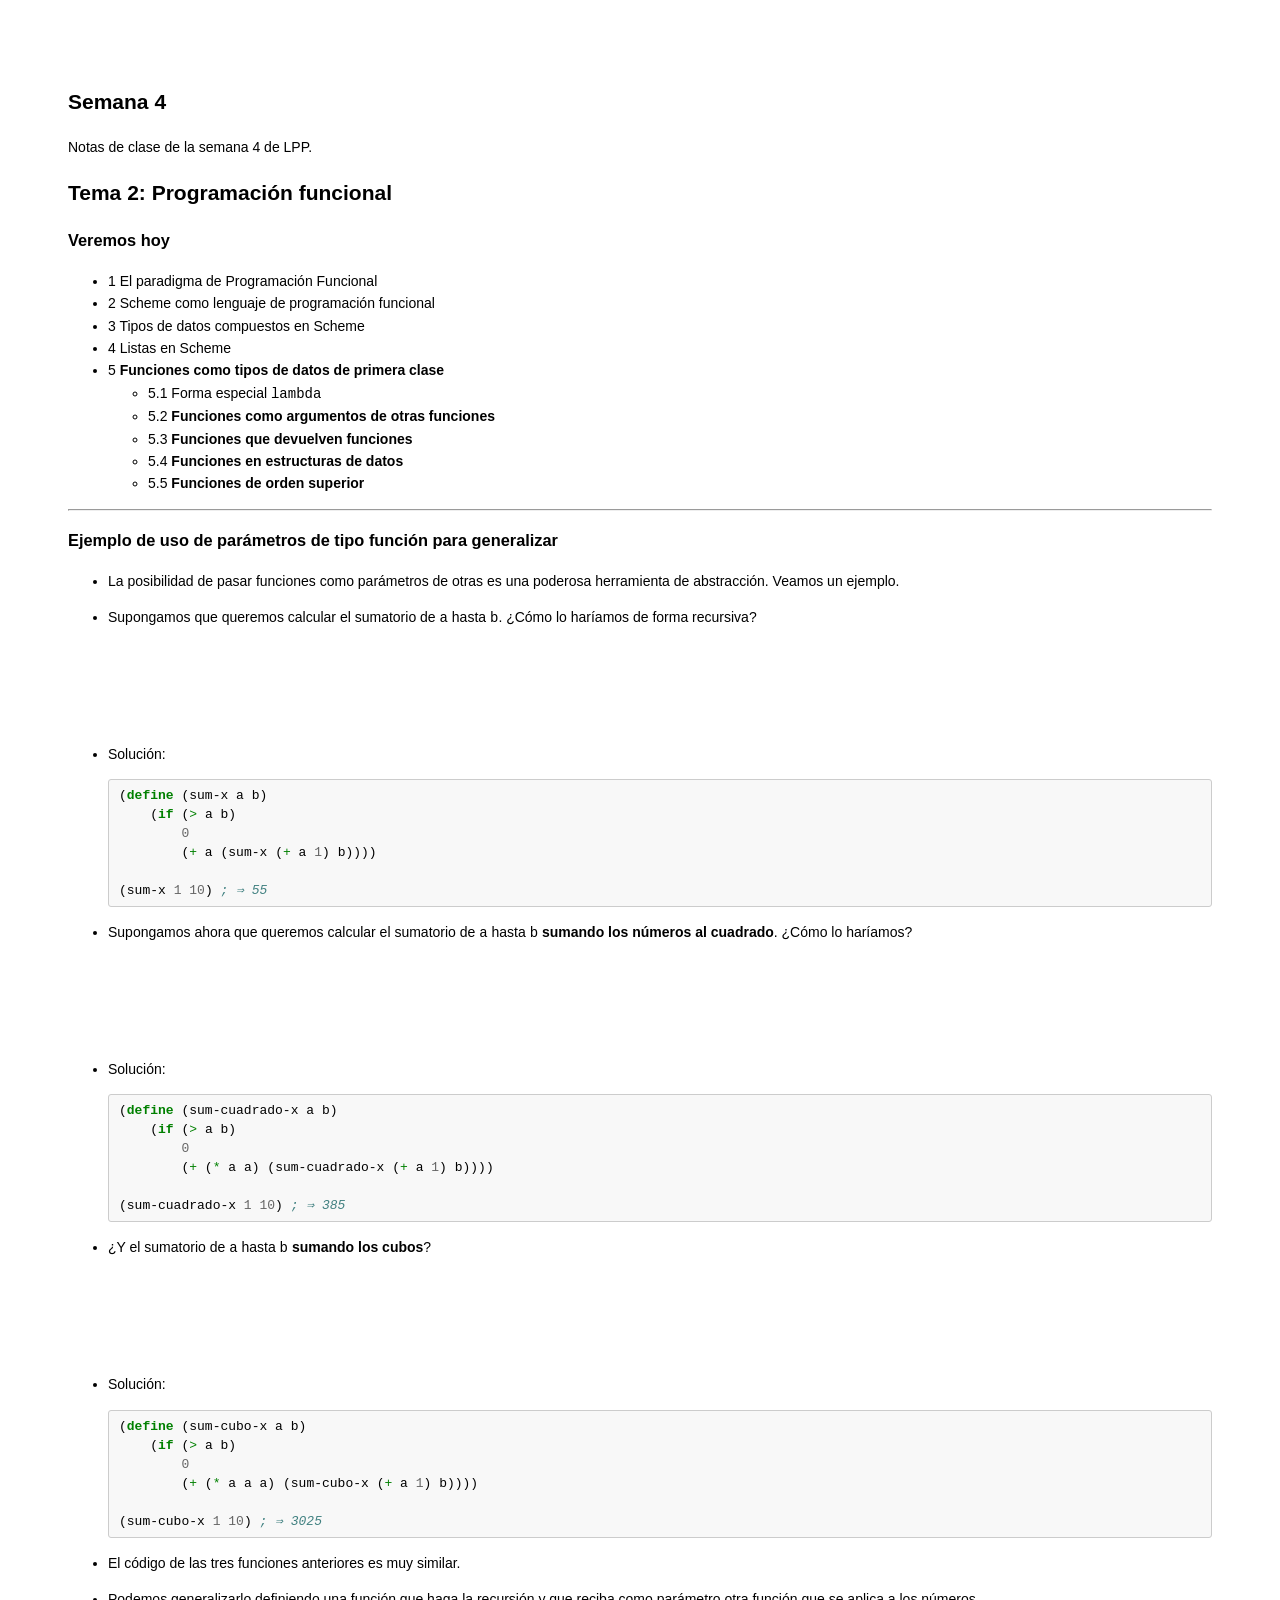
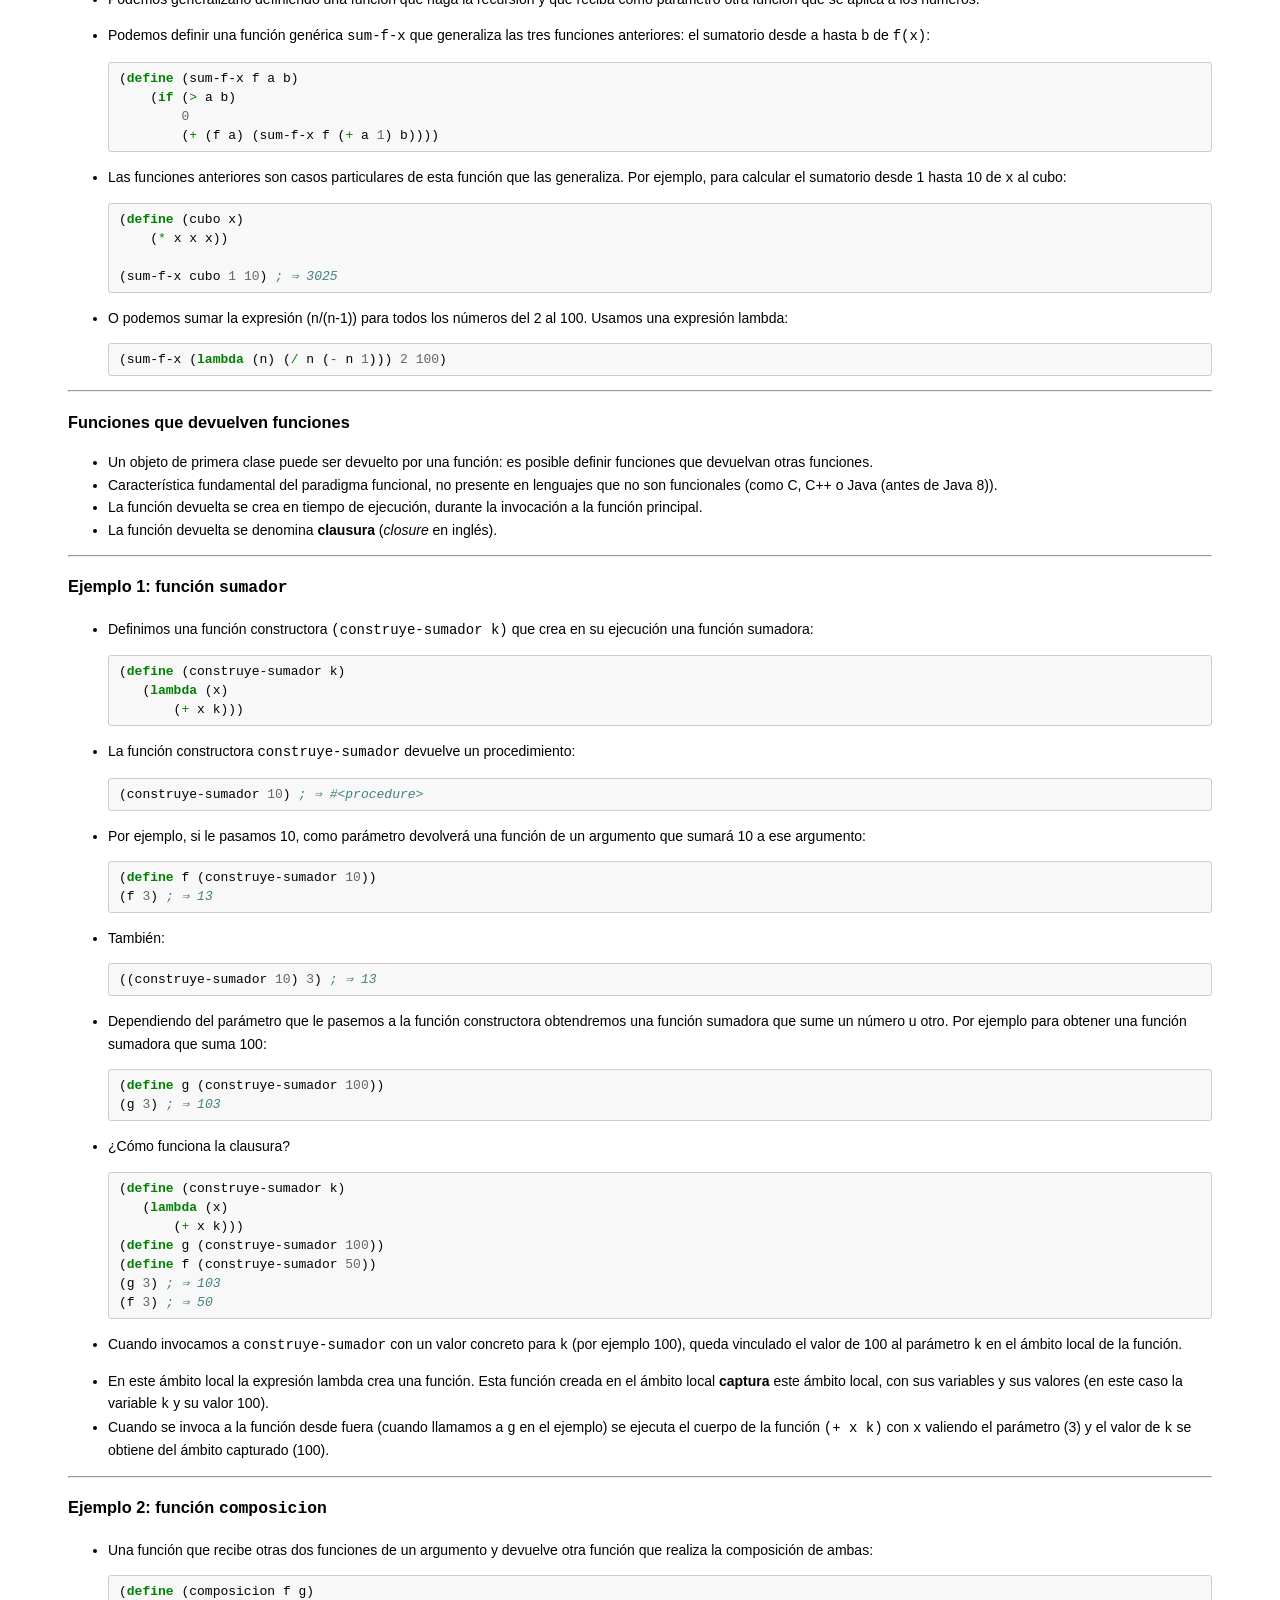
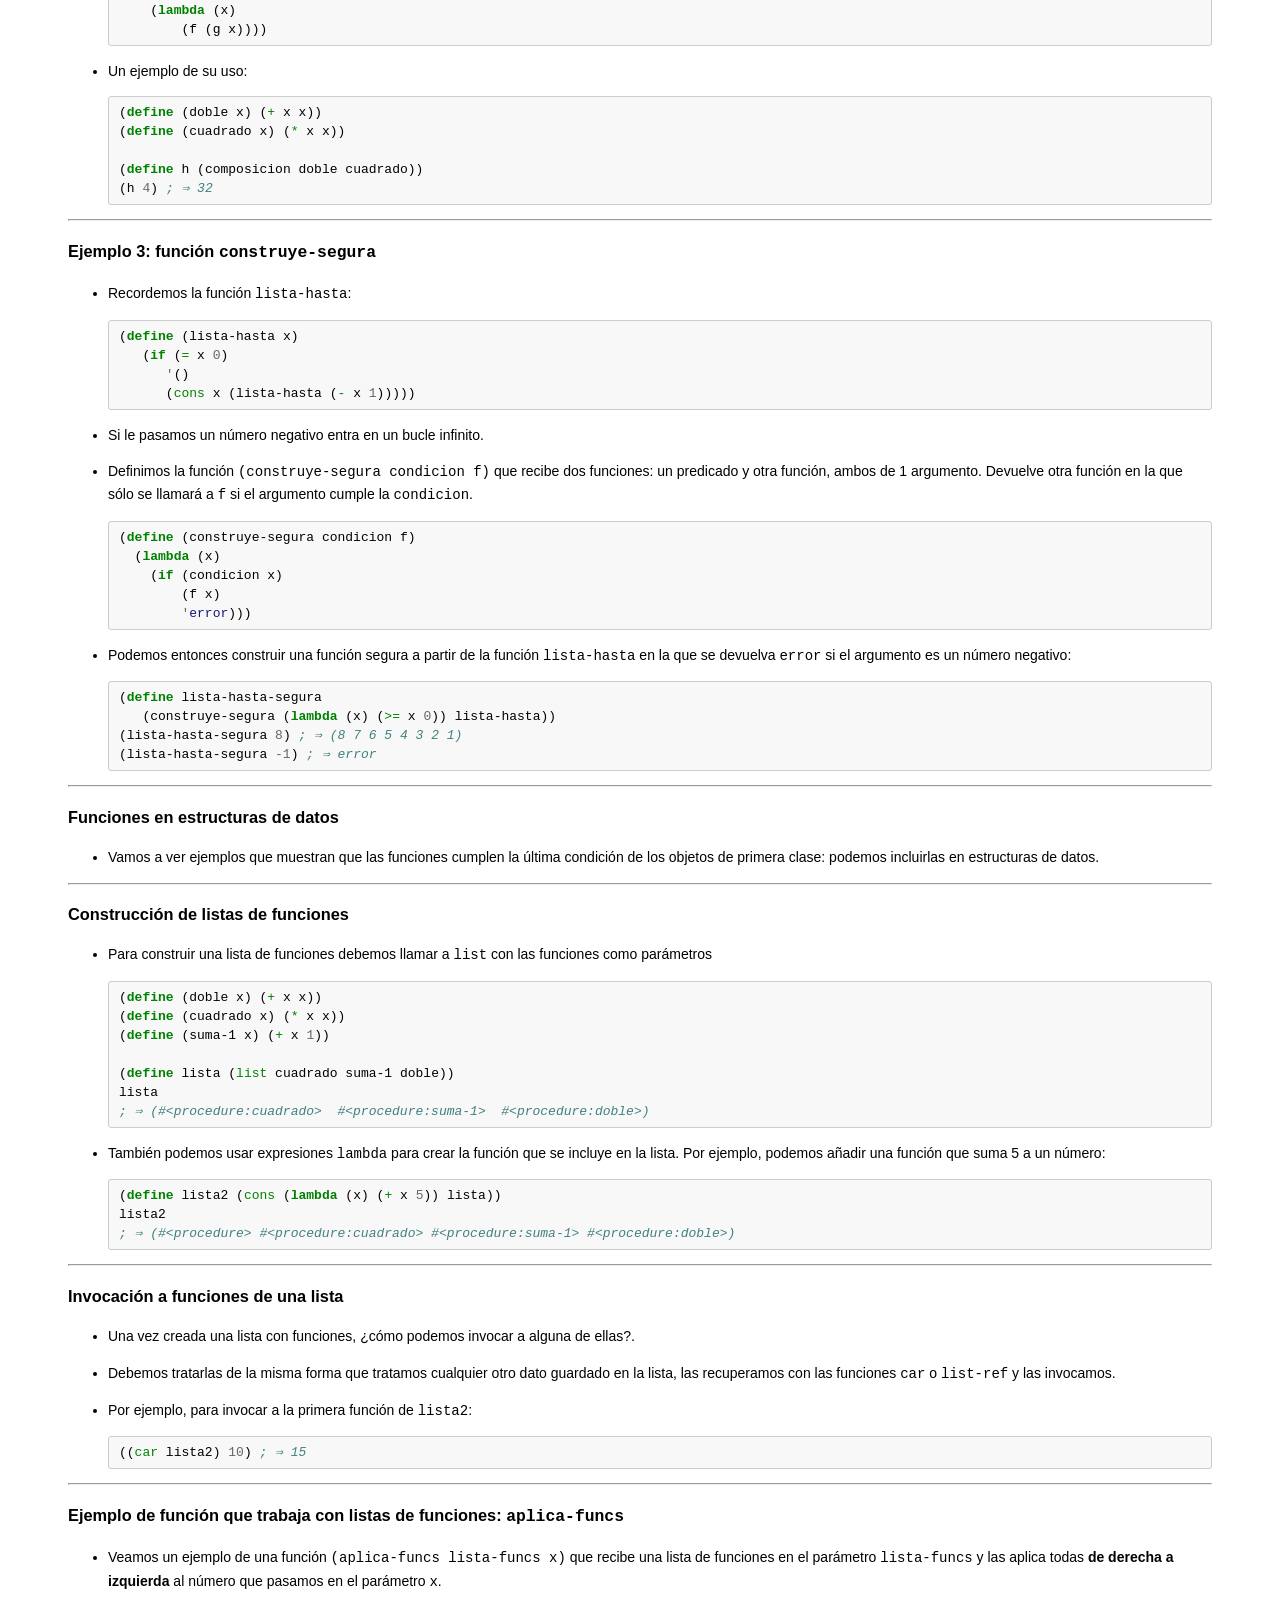
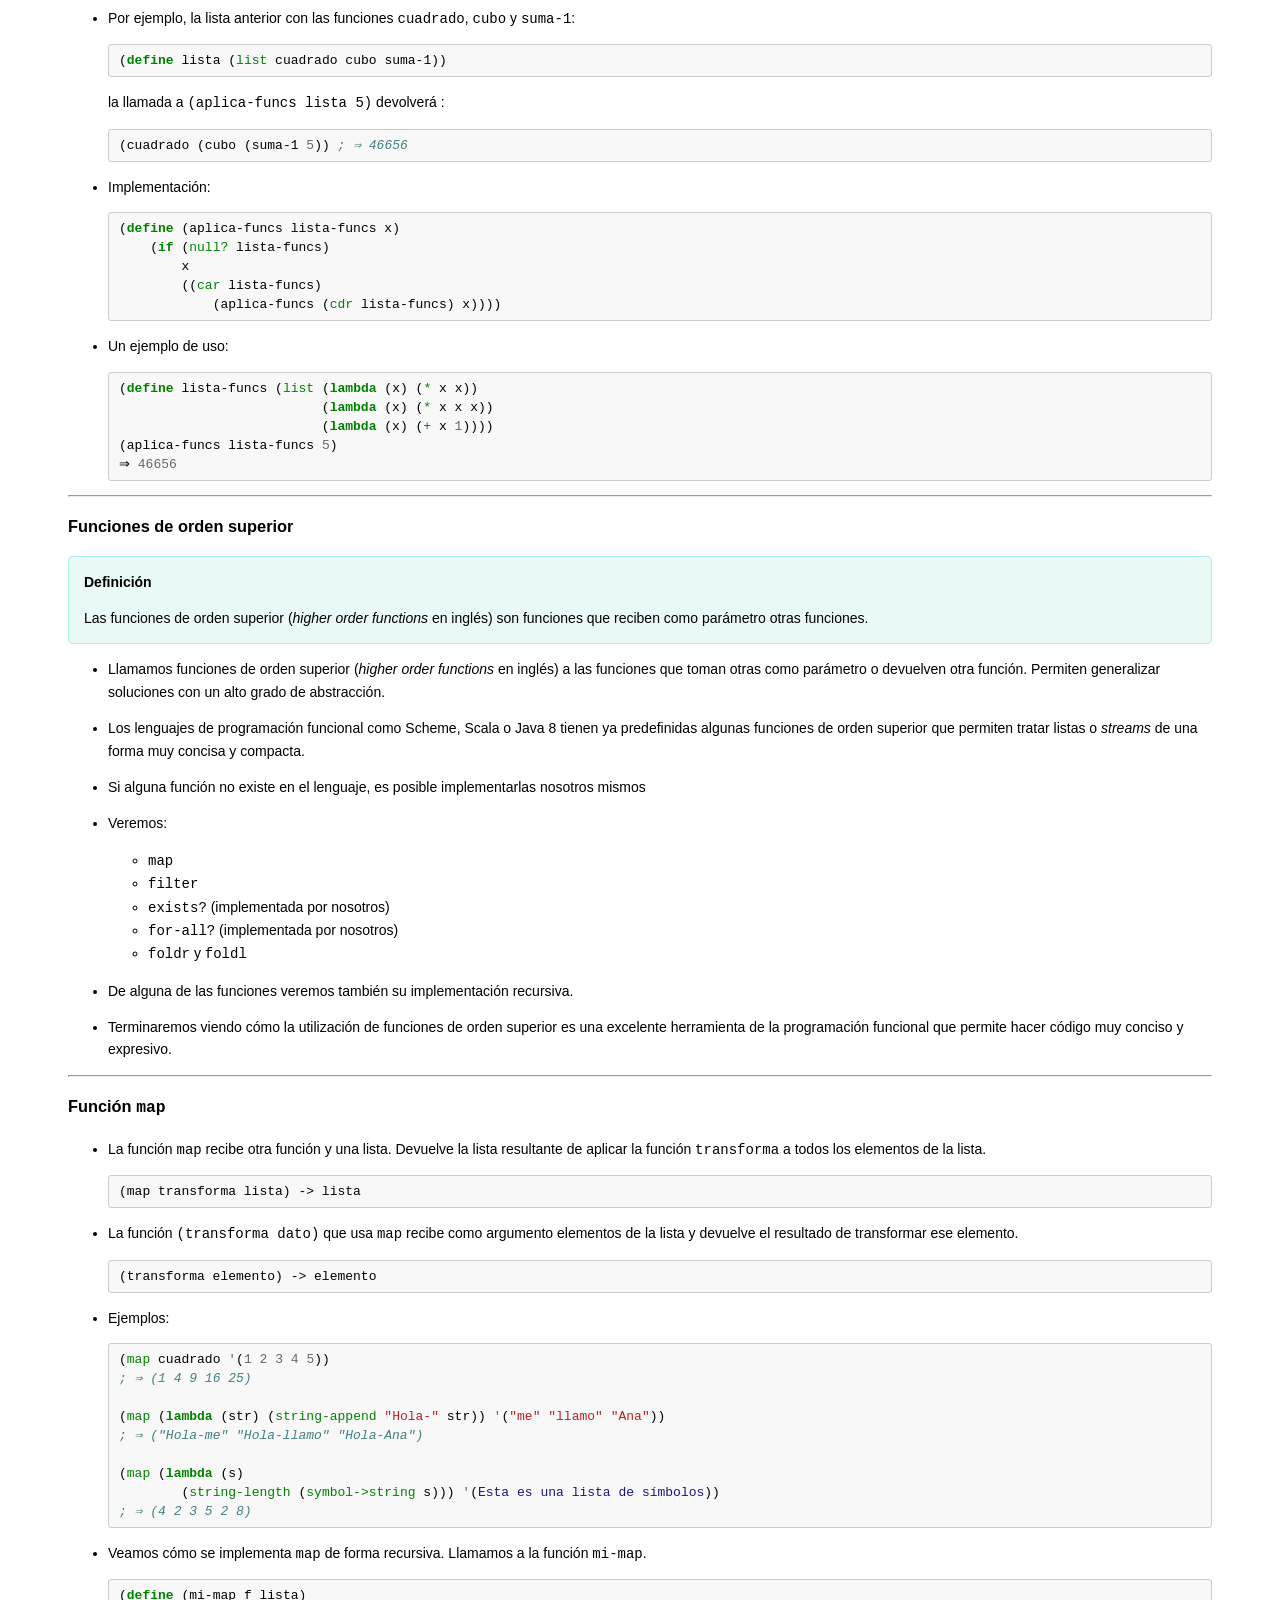
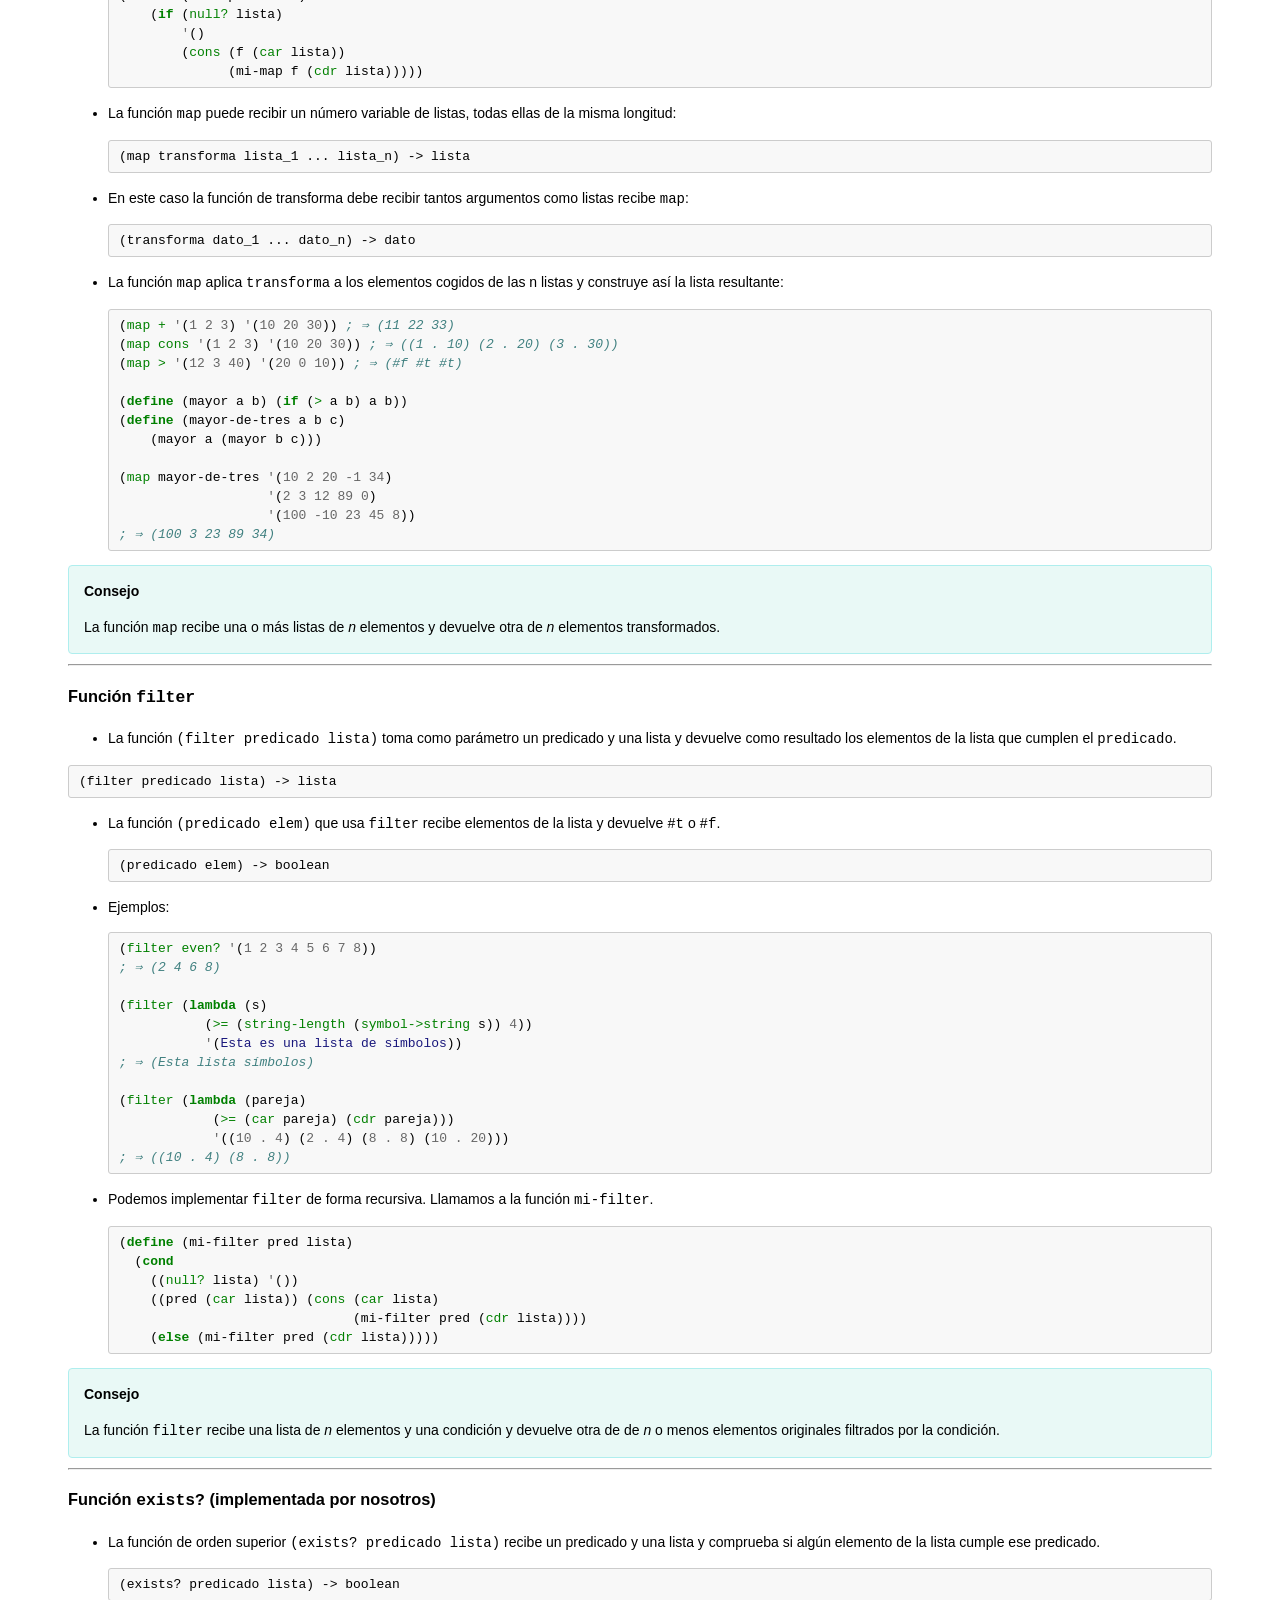
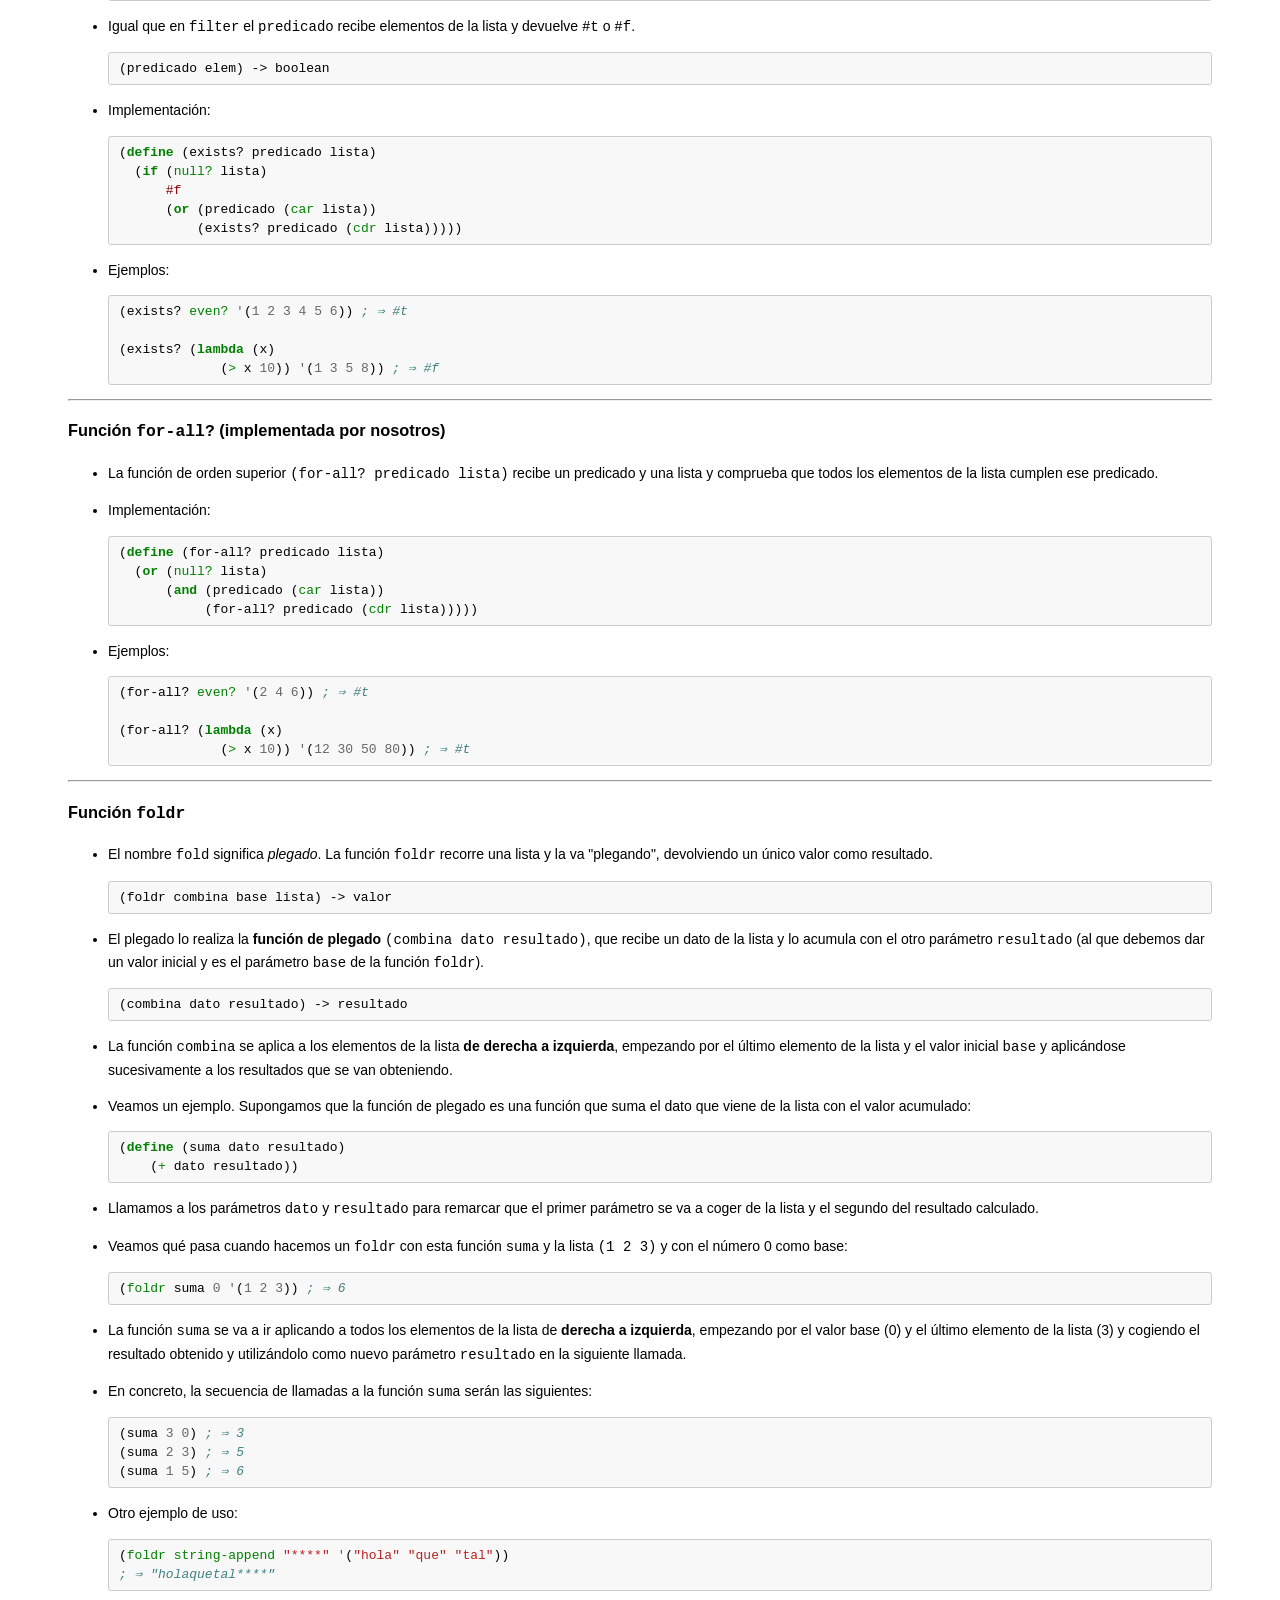
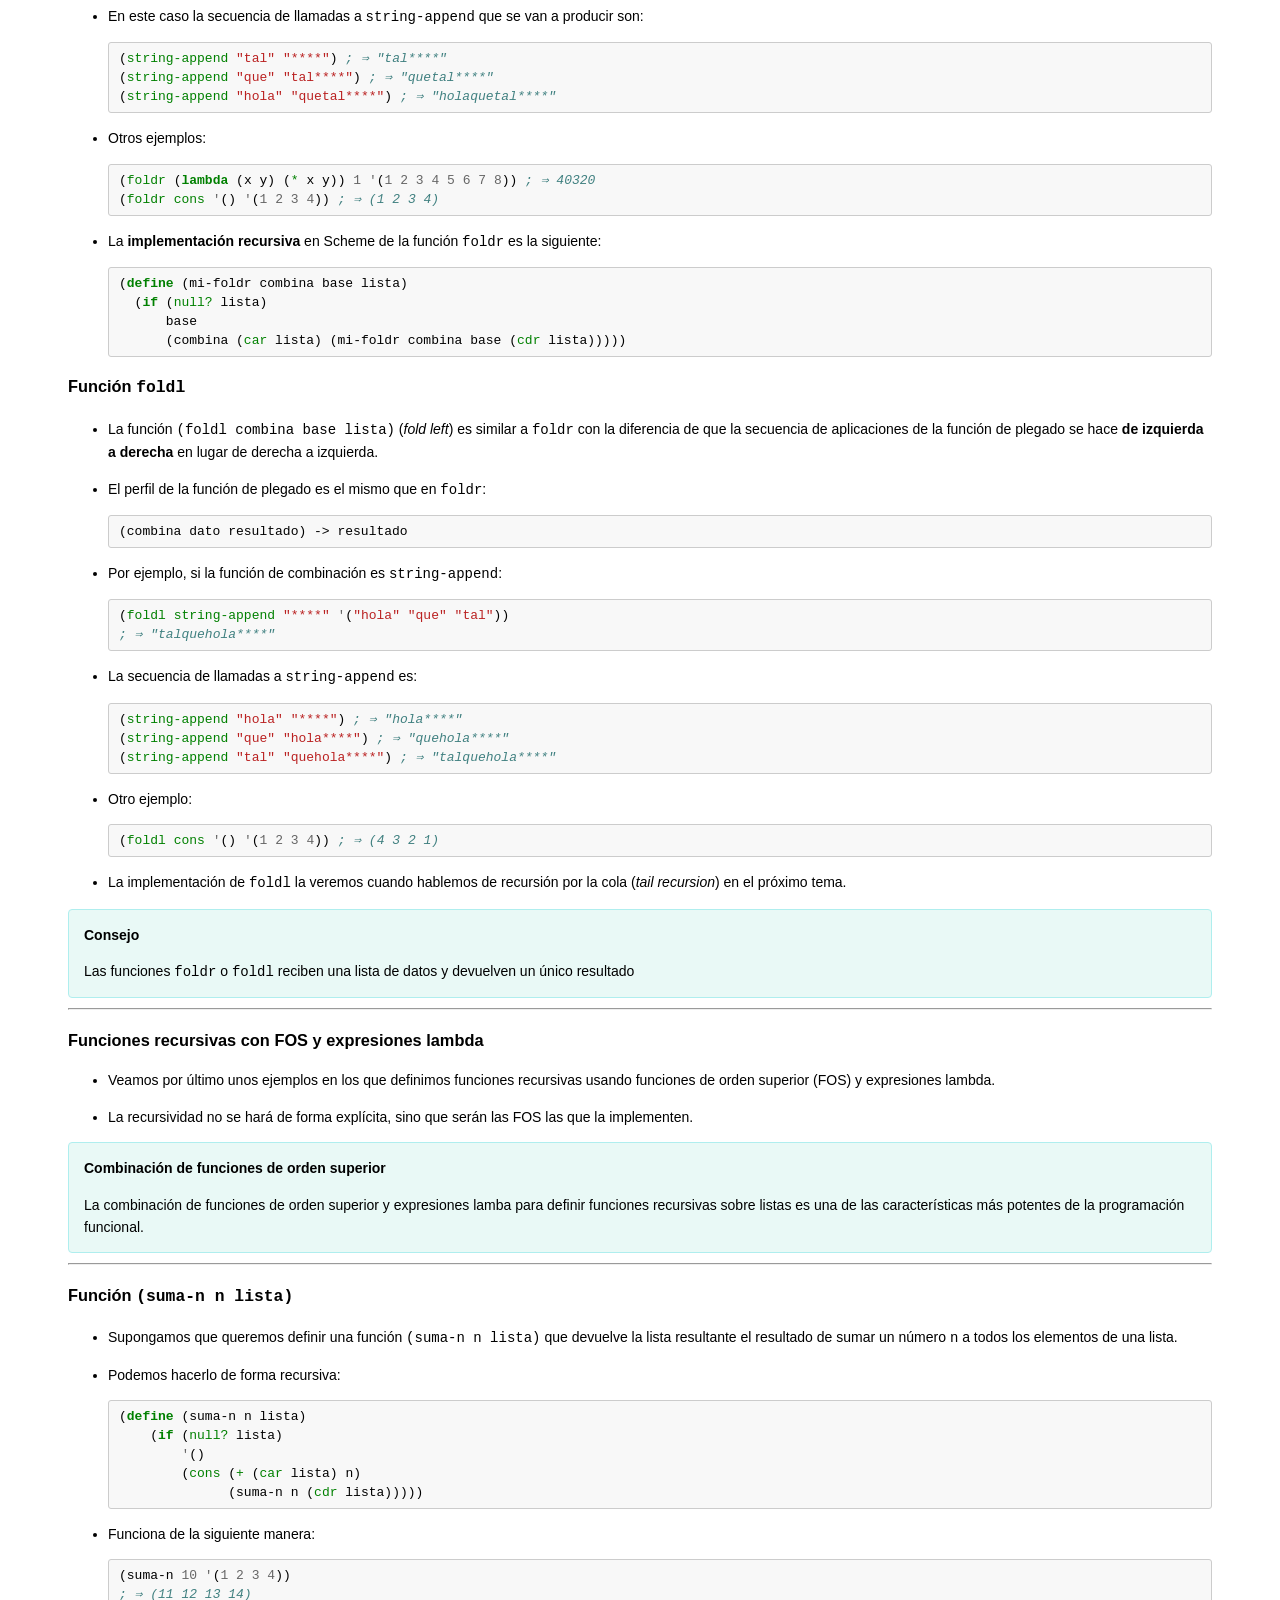
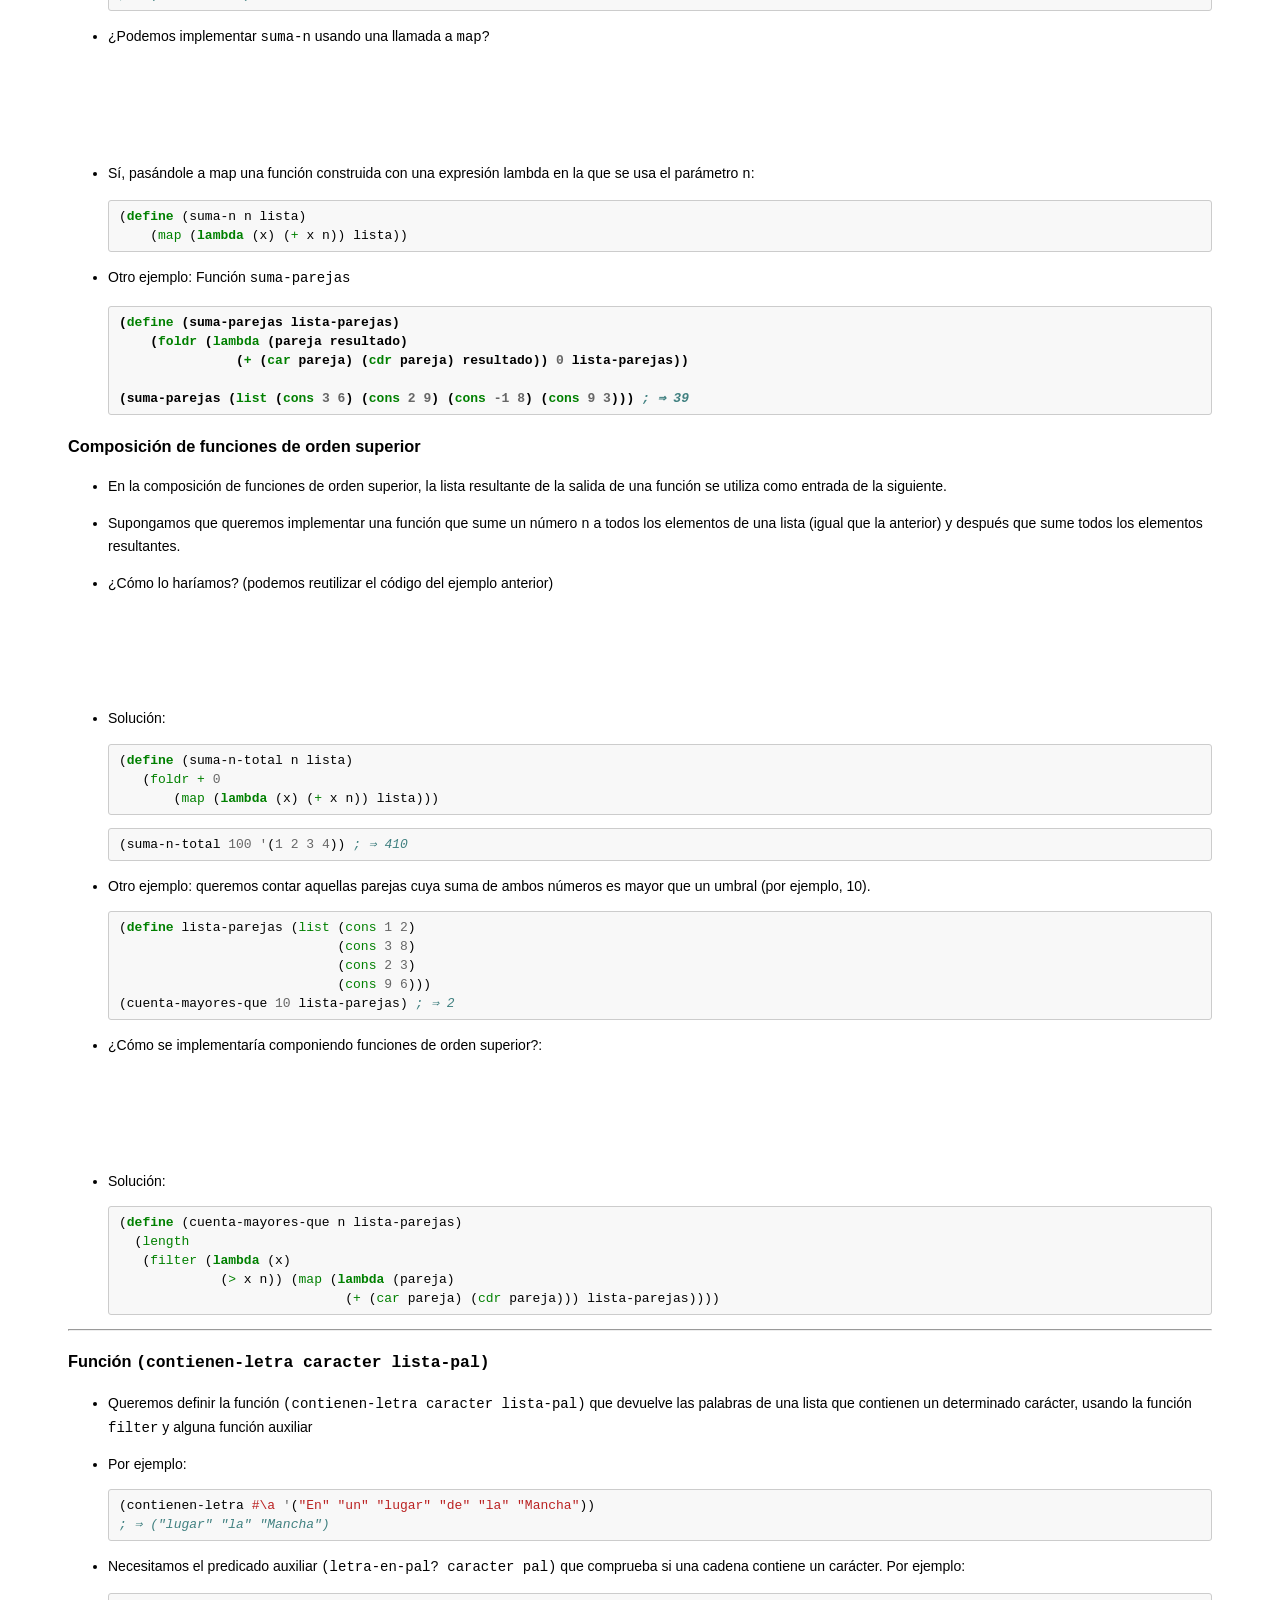
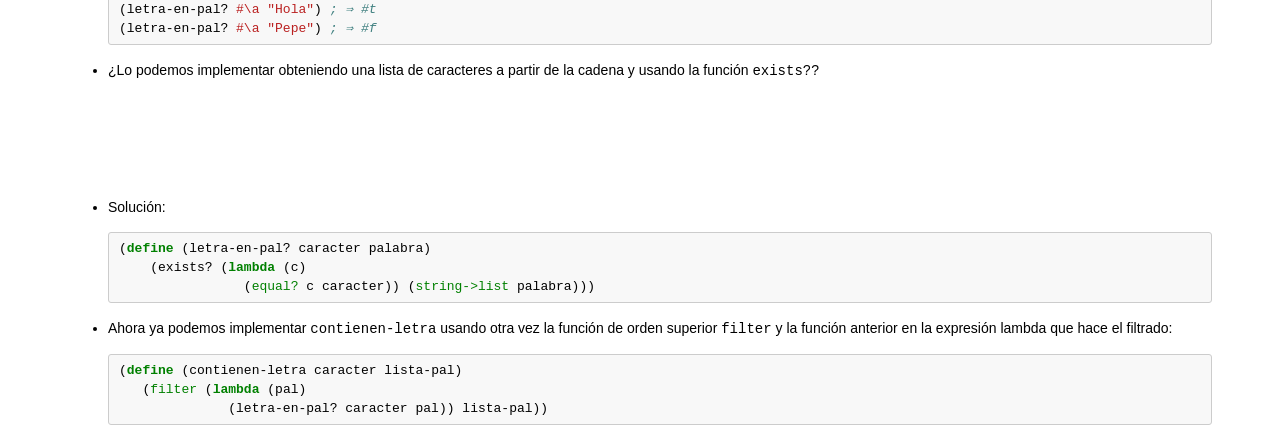
<file: semana04/semana04.html>
<!DOCTYPE html>
<html lang="en">

<head>
    <meta charset="utf-8">
<style type="text/css">

/* Admonition */

.admonition {
    padding-left: 15px;
    padding-right: 15px;
    margin-bottom: 10px;
    border: 1px solid transparent;
    border-radius: 4px;
    text-align: left;
}

.admonition.note { /* csslint allow: adjoining-classes */
    color: black;
    background-color: #d9edf7;
    border-color: #bce8f1;
}

.admonition.quote { /* csslint allow: adjoining-classes */
    color: #2b2b2b;
    background-color: #cecece;
    border-color: #cccccc;
}

.admonition.warning { /* csslint allow: adjoining-classes */
    color: #c09853;
    background-color: #fcf8e3;
    border-color: #fbeed5;
}

.admonition.hint { /* csslint allow: adjoining-classes */
    color: black;
    background-color: #E9F9F6;
    border-color: #AFEEEE;
}

.admonition.danger { /* csslint allow: adjoining-classes */
    color: #b94a48;
    background-color: #f2dede;
    border-color: #eed3d7;
}

.admonition-title {
    font-weight: bold;
    text-align: left;
}


/* Codehilite */

.hll { background-color: #ffffcc }
.c { color: #408080; font-style: italic } /* Comment */
.err { border: 1px solid #FF0000 } /* Error */
.k { color: #008000; font-weight: bold } /* Keyword */
.o { color: #666666 } /* Operator */
.ch { color: #408080; font-style: italic } /* Comment.Hashbang */
.cm { color: #408080; font-style: italic } /* Comment.Multiline */
.cp { color: #BC7A00 } /* Comment.Preproc */
.cpf { color: #408080; font-style: italic } /* Comment.PreprocFile */
.c1 { color: #408080; font-style: italic } /* Comment.Single */
.cs { color: #408080; font-style: italic } /* Comment.Special */
.gd { color: #A00000 } /* Generic.Deleted */
.ge { font-style: italic } /* Generic.Emph */
.gr { color: #FF0000 } /* Generic.Error */
.gh { color: #000080; font-weight: bold } /* Generic.Heading */
.gi { color: #00A000 } /* Generic.Inserted */
.go { color: #888888 } /* Generic.Output */
.gp { color: #000080; font-weight: bold } /* Generic.Prompt */
.gs { font-weight: bold } /* Generic.Strong */
.gu { color: #800080; font-weight: bold } /* Generic.Subheading */
.gt { color: #0044DD } /* Generic.Traceback */
.kc { color: #008000; font-weight: bold } /* Keyword.Constant */
.kd { color: #008000; font-weight: bold } /* Keyword.Declaration */
.kn { color: #008000; font-weight: bold } /* Keyword.Namespace */
.kp { color: #008000 } /* Keyword.Pseudo */
.kr { color: #008000; font-weight: bold } /* Keyword.Reserved */
.kt { color: #B00040 } /* Keyword.Type */
.m { color: #666666 } /* Literal.Number */
.s { color: #BA2121 } /* Literal.String */
.na { color: #7D9029 } /* Name.Attribute */
.nb { color: #008000 } /* Name.Builtin */
.nc { color: #0000FF; font-weight: bold } /* Name.Class */
.no { color: #880000 } /* Name.Constant */
.nd { color: #AA22FF } /* Name.Decorator */
.ni { color: #999999; font-weight: bold } /* Name.Entity */
.ne { color: #D2413A; font-weight: bold } /* Name.Exception */
.nf { color: #0000FF } /* Name.Function */
.nl { color: #A0A000 } /* Name.Label */
.nn { color: #0000FF; font-weight: bold } /* Name.Namespace */
.nt { color: #008000; font-weight: bold } /* Name.Tag */
.nv { color: #19177C } /* Name.Variable */
.ow { color: #AA22FF; font-weight: bold } /* Operator.Word */
.w { color: #bbbbbb } /* Text.Whitespace */
.mb { color: #666666 } /* Literal.Number.Bin */
.mf { color: #666666 } /* Literal.Number.Float */
.mh { color: #666666 } /* Literal.Number.Hex */
.mi { color: #666666 } /* Literal.Number.Integer */
.mo { color: #666666 } /* Literal.Number.Oct */
.sa { color: #BA2121 } /* Literal.String.Affix */
.sb { color: #BA2121 } /* Literal.String.Backtick */
.sc { color: #BA2121 } /* Literal.String.Char */
.dl { color: #BA2121 } /* Literal.String.Delimiter */
.sd { color: #BA2121; font-style: italic } /* Literal.String.Doc */
.s2 { color: #BA2121 } /* Literal.String.Double */
.se { color: #BB6622; font-weight: bold } /* Literal.String.Escape */
.sh { color: #BA2121 } /* Literal.String.Heredoc */
.si { color: #BB6688; font-weight: bold } /* Literal.String.Interpol */
.sx { color: #008000 } /* Literal.String.Other */
.sr { color: #BB6688 } /* Literal.String.Regex */
.s1 { color: #BA2121 } /* Literal.String.Single */
.ss { color: #19177C } /* Literal.String.Symbol */
.bp { color: #008000 } /* Name.Builtin.Pseudo */
.fm { color: #0000FF } /* Name.Function.Magic */
.vc { color: #19177C } /* Name.Variable.Class */
.vg { color: #19177C } /* Name.Variable.Global */
.vi { color: #19177C } /* Name.Variable.Instance */
.vm { color: #19177C } /* Name.Variable.Magic */
.il { color: #666666 } /* Literal.Number.Integer.Long */

/* Estilo LPP */

body {
  font-family: Helvetica, arial, sans-serif;
  font-size: 14px;
  line-height: 1.6;
  background-color: white;
  padding: 60px;
}

pre {
  background-color: #f8f8f8;
  border: 1px solid #cccccc;
  font-size: 13px;
  line-height: 19px;
  overflow: auto;
  padding: 6px 10px;
  border-radius: 3px;
}

table {
  padding: 0;border-collapse: collapse; }
  table tr {
    border-top: 1px solid #cccccc;
    background-color: white;
    margin: 0;
    padding: 0; }
    table tr:nth-child(2n) {
      background-color: #f8f8f8; }
    table tr th {
      font-weight: bold;
      border: 1px solid #cccccc;
      margin: 0;
      padding: 6px 13px; }
    table tr td {
      border: 1px solid #cccccc;
      margin: 0;
      padding: 6px 13px; }
    table tr th :first-child, table tr td :first-child {
      margin-top: 0; }
    table tr th :last-child, table tr td :last-child {
      margin-bottom: 0; }

</style>

</head>

<body>
<h2>Semana 4</h2>
<p>Notas de clase de la semana 4 de LPP.</p>
<h2>Tema 2: Programación funcional</h2>
<h3>Veremos hoy</h3>
<ul>
<li>1 El paradigma de Programación Funcional</li>
<li>2 Scheme como lenguaje de programación funcional</li>
<li>3 Tipos de datos compuestos en Scheme</li>
<li>4 Listas en Scheme</li>
<li>5 <strong>Funciones como tipos de datos de primera clase</strong><ul>
<li>5.1 Forma especial <code>lambda</code></li>
<li>5.2 <strong>Funciones como argumentos de otras funciones</strong></li>
<li>5.3 <strong>Funciones que devuelven funciones</strong></li>
<li>5.4 <strong>Funciones en estructuras de datos</strong></li>
<li>5.5 <strong>Funciones de orden superior</strong></li>
</ul>
</li>
</ul>
<hr />
<h3>Ejemplo de uso de parámetros de tipo función para generalizar</h3>
<ul>
<li>
<p>La posibilidad de pasar funciones como parámetros de otras es una
  poderosa herramienta de abstracción. Veamos un ejemplo.</p>
</li>
<li>
<p>Supongamos que queremos calcular el sumatorio de <code>a</code> hasta
  <code>b</code>. ¿Cómo lo haríamos de forma recursiva?</p>
</li>
</ul>
<p style="margin-bottom:3cm;"></p>

<ul>
<li>
<p>Solución:</p>
<div class="codehilite"><pre><span></span><span class="p">(</span><span class="k">define</span> <span class="p">(</span><span class="n">sum-x</span> <span class="n">a</span> <span class="n">b</span><span class="p">)</span>
    <span class="p">(</span><span class="k">if</span> <span class="p">(</span><span class="nb">&gt;</span> <span class="n">a</span> <span class="n">b</span><span class="p">)</span>
        <span class="mi">0</span>
        <span class="p">(</span><span class="nb">+</span> <span class="n">a</span> <span class="p">(</span><span class="n">sum-x</span> <span class="p">(</span><span class="nb">+</span> <span class="n">a</span> <span class="mi">1</span><span class="p">)</span> <span class="n">b</span><span class="p">))))</span>

<span class="p">(</span><span class="n">sum-x</span> <span class="mi">1</span> <span class="mi">10</span><span class="p">)</span> <span class="c1">; ⇒ 55</span>
</pre></div>

</li>
<li>
<p>Supongamos ahora que queremos calcular el sumatorio de <code>a</code> hasta <code>b</code>
  <strong>sumando los números al cuadrado</strong>. ¿Cómo lo haríamos?</p>
</li>
</ul>
<p style="margin-bottom:3cm;"></p>

<ul>
<li>
<p>Solución:</p>
<div class="codehilite"><pre><span></span><span class="p">(</span><span class="k">define</span> <span class="p">(</span><span class="n">sum-cuadrado-x</span> <span class="n">a</span> <span class="n">b</span><span class="p">)</span>
    <span class="p">(</span><span class="k">if</span> <span class="p">(</span><span class="nb">&gt;</span> <span class="n">a</span> <span class="n">b</span><span class="p">)</span>
        <span class="mi">0</span>
        <span class="p">(</span><span class="nb">+</span> <span class="p">(</span><span class="nb">*</span> <span class="n">a</span> <span class="n">a</span><span class="p">)</span> <span class="p">(</span><span class="n">sum-cuadrado-x</span> <span class="p">(</span><span class="nb">+</span> <span class="n">a</span> <span class="mi">1</span><span class="p">)</span> <span class="n">b</span><span class="p">))))</span>

<span class="p">(</span><span class="n">sum-cuadrado-x</span> <span class="mi">1</span> <span class="mi">10</span><span class="p">)</span> <span class="c1">; ⇒ 385</span>
</pre></div>

</li>
<li>
<p>¿Y el sumatorio de <code>a</code> hasta <code>b</code> <strong>sumando los cubos</strong>?</p>
</li>
</ul>
<p style="margin-bottom:3cm;"></p>

<ul>
<li>
<p>Solución:</p>
<div class="codehilite"><pre><span></span><span class="p">(</span><span class="k">define</span> <span class="p">(</span><span class="n">sum-cubo-x</span> <span class="n">a</span> <span class="n">b</span><span class="p">)</span>
    <span class="p">(</span><span class="k">if</span> <span class="p">(</span><span class="nb">&gt;</span> <span class="n">a</span> <span class="n">b</span><span class="p">)</span>
        <span class="mi">0</span>
        <span class="p">(</span><span class="nb">+</span> <span class="p">(</span><span class="nb">*</span> <span class="n">a</span> <span class="n">a</span> <span class="n">a</span><span class="p">)</span> <span class="p">(</span><span class="n">sum-cubo-x</span> <span class="p">(</span><span class="nb">+</span> <span class="n">a</span> <span class="mi">1</span><span class="p">)</span> <span class="n">b</span><span class="p">))))</span>

<span class="p">(</span><span class="n">sum-cubo-x</span> <span class="mi">1</span> <span class="mi">10</span><span class="p">)</span> <span class="c1">; ⇒ 3025</span>
</pre></div>

</li>
<li>
<p>El código de las tres funciones anteriores es muy similar.</p>
</li>
<li>Podemos generalizarlo definiendo una función que haga la recursión y
  que reciba como parámetro otra función que se aplica a los números.</li>
<li>
<p>Podemos definir una función genérica <code>sum-f-x</code> que generaliza las
  tres funciones anteriores: el sumatorio desde <code>a</code> hasta <code>b</code> de
  <code>f(x)</code>:</p>
<div class="codehilite"><pre><span></span><span class="p">(</span><span class="k">define</span> <span class="p">(</span><span class="n">sum-f-x</span> <span class="n">f</span> <span class="n">a</span> <span class="n">b</span><span class="p">)</span>
    <span class="p">(</span><span class="k">if</span> <span class="p">(</span><span class="nb">&gt;</span> <span class="n">a</span> <span class="n">b</span><span class="p">)</span>
        <span class="mi">0</span>
        <span class="p">(</span><span class="nb">+</span> <span class="p">(</span><span class="n">f</span> <span class="n">a</span><span class="p">)</span> <span class="p">(</span><span class="n">sum-f-x</span> <span class="n">f</span> <span class="p">(</span><span class="nb">+</span> <span class="n">a</span> <span class="mi">1</span><span class="p">)</span> <span class="n">b</span><span class="p">))))</span>
</pre></div>

</li>
<li>
<p>Las funciones anteriores son casos particulares de esta función que
  las generaliza. Por ejemplo, para calcular el sumatorio desde 1
  hasta 10 de <code>x</code> al cubo:</p>
<div class="codehilite"><pre><span></span><span class="p">(</span><span class="k">define</span> <span class="p">(</span><span class="n">cubo</span> <span class="n">x</span><span class="p">)</span>
    <span class="p">(</span><span class="nb">*</span> <span class="n">x</span> <span class="n">x</span> <span class="n">x</span><span class="p">))</span>

<span class="p">(</span><span class="n">sum-f-x</span> <span class="n">cubo</span> <span class="mi">1</span> <span class="mi">10</span><span class="p">)</span> <span class="c1">; ⇒ 3025</span>
</pre></div>

</li>
<li>
<p>O podemos sumar la expresión (n/(n-1)) para todos los números del 2
  al 100. Usamos una expresión lambda:</p>
<div class="codehilite"><pre><span></span><span class="p">(</span><span class="n">sum-f-x</span> <span class="p">(</span><span class="k">lambda</span> <span class="p">(</span><span class="n">n</span><span class="p">)</span> <span class="p">(</span><span class="nb">/</span> <span class="n">n</span> <span class="p">(</span><span class="nb">-</span> <span class="n">n</span> <span class="mi">1</span><span class="p">)))</span> <span class="mi">2</span> <span class="mi">100</span><span class="p">)</span>
</pre></div>

</li>
</ul>
<hr />
<h3>Funciones que devuelven funciones</h3>
<ul>
<li>Un objeto de primera clase puede ser devuelto por una función: es
  posible definir funciones que devuelvan otras funciones.</li>
<li>Característica fundamental del paradigma funcional, no presente en
  lenguajes que no son funcionales (como C, C++ o Java (antes de Java
  8)).</li>
<li>La función devuelta se crea en tiempo de ejecución, durante la
  invocación a la función principal.</li>
<li>La función devuelta se denomina <strong>clausura</strong> (<em>closure</em> en inglés).</li>
</ul>
<hr />
<h3>Ejemplo 1: función <code>sumador</code></h3>
<ul>
<li>
<p>Definimos una función constructora <code>(construye-sumador k)</code> que crea
  en su ejecución una función sumadora:</p>
<div class="codehilite"><pre><span></span><span class="p">(</span><span class="k">define</span> <span class="p">(</span><span class="n">construye-sumador</span> <span class="n">k</span><span class="p">)</span>
   <span class="p">(</span><span class="k">lambda</span> <span class="p">(</span><span class="n">x</span><span class="p">)</span>
       <span class="p">(</span><span class="nb">+</span> <span class="n">x</span> <span class="n">k</span><span class="p">)))</span>
</pre></div>

</li>
<li>
<p>La función constructora <code>construye-sumador</code> devuelve un procedimiento: </p>
<div class="codehilite"><pre><span></span><span class="p">(</span><span class="n">construye-sumador</span> <span class="mi">10</span><span class="p">)</span> <span class="c1">; ⇒ #&lt;procedure&gt;</span>
</pre></div>

</li>
<li>
<p>Por ejemplo, si le pasamos 10, como parámetro devolverá una función
de un argumento que sumará 10 a ese argumento:</p>
<div class="codehilite"><pre><span></span><span class="p">(</span><span class="k">define</span> <span class="n">f</span> <span class="p">(</span><span class="n">construye-sumador</span> <span class="mi">10</span><span class="p">))</span>
<span class="p">(</span><span class="n">f</span> <span class="mi">3</span><span class="p">)</span> <span class="c1">; ⇒ 13</span>
</pre></div>

</li>
<li>
<p>También:</p>
<div class="codehilite"><pre><span></span><span class="p">((</span><span class="n">construye-sumador</span> <span class="mi">10</span><span class="p">)</span> <span class="mi">3</span><span class="p">)</span> <span class="c1">; ⇒ 13</span>
</pre></div>

</li>
<li>
<p>Dependiendo del parámetro que le pasemos a la función constructora
  obtendremos una función sumadora que sume un número u otro. Por
  ejemplo para obtener una función sumadora que suma 100:</p>
<div class="codehilite"><pre><span></span><span class="p">(</span><span class="k">define</span> <span class="n">g</span> <span class="p">(</span><span class="n">construye-sumador</span> <span class="mi">100</span><span class="p">))</span>
<span class="p">(</span><span class="n">g</span> <span class="mi">3</span><span class="p">)</span> <span class="c1">; ⇒ 103</span>
</pre></div>

</li>
<li>
<p>¿Cómo funciona la clausura?</p>
<div class="codehilite"><pre><span></span><span class="p">(</span><span class="k">define</span> <span class="p">(</span><span class="n">construye-sumador</span> <span class="n">k</span><span class="p">)</span>
   <span class="p">(</span><span class="k">lambda</span> <span class="p">(</span><span class="n">x</span><span class="p">)</span>
       <span class="p">(</span><span class="nb">+</span> <span class="n">x</span> <span class="n">k</span><span class="p">)))</span>
<span class="p">(</span><span class="k">define</span> <span class="n">g</span> <span class="p">(</span><span class="n">construye-sumador</span> <span class="mi">100</span><span class="p">))</span>
<span class="p">(</span><span class="k">define</span> <span class="n">f</span> <span class="p">(</span><span class="n">construye-sumador</span> <span class="mi">50</span><span class="p">))</span>
<span class="p">(</span><span class="n">g</span> <span class="mi">3</span><span class="p">)</span> <span class="c1">; ⇒ 103</span>
<span class="p">(</span><span class="n">f</span> <span class="mi">3</span><span class="p">)</span> <span class="c1">; ⇒ 50</span>
</pre></div>

</li>
<li>
<p>Cuando invocamos a <code>construye-sumador</code> con un valor concreto para
  <code>k</code> (por  ejemplo 100), queda vinculado el valor de 100 al parámetro
  <code>k</code> en el ámbito local de la función.</p>
</li>
<li>En este ámbito local la expresión lambda crea una función. Esta
  función creada en el ámbito local <strong>captura</strong> este ámbito local, con
  sus variables y sus valores (en este caso la variable <code>k</code> y su valor
  100).</li>
<li>Cuando se invoca a la función desde fuera (cuando llamamos a <code>g</code> en
  el ejemplo) se ejecuta el cuerpo de la función <code>(+ x k)</code> con <code>x</code>
  valiendo el parámetro (3) y el valor de <code>k</code> se obtiene del ámbito
  capturado (100).</li>
</ul>
<hr />
<h3>Ejemplo 2: función <code>composicion</code></h3>
<ul>
<li>
<p>Una función que recibe otras dos funciones de un argumento y
  devuelve otra función que realiza la composición de ambas:</p>
<div class="codehilite"><pre><span></span><span class="p">(</span><span class="k">define</span> <span class="p">(</span><span class="n">composicion</span> <span class="n">f</span> <span class="n">g</span><span class="p">)</span>
    <span class="p">(</span><span class="k">lambda</span> <span class="p">(</span><span class="n">x</span><span class="p">)</span>
        <span class="p">(</span><span class="n">f</span> <span class="p">(</span><span class="n">g</span> <span class="n">x</span><span class="p">))))</span>
</pre></div>

</li>
<li>
<p>Un ejemplo de su uso:</p>
<div class="codehilite"><pre><span></span><span class="p">(</span><span class="k">define</span> <span class="p">(</span><span class="n">doble</span> <span class="n">x</span><span class="p">)</span> <span class="p">(</span><span class="nb">+</span> <span class="n">x</span> <span class="n">x</span><span class="p">))</span>
<span class="p">(</span><span class="k">define</span> <span class="p">(</span><span class="n">cuadrado</span> <span class="n">x</span><span class="p">)</span> <span class="p">(</span><span class="nb">*</span> <span class="n">x</span> <span class="n">x</span><span class="p">))</span>

<span class="p">(</span><span class="k">define</span> <span class="n">h</span> <span class="p">(</span><span class="n">composicion</span> <span class="n">doble</span> <span class="n">cuadrado</span><span class="p">))</span>
<span class="p">(</span><span class="n">h</span> <span class="mi">4</span><span class="p">)</span> <span class="c1">; ⇒ 32</span>
</pre></div>

</li>
</ul>
<hr />
<h3>Ejemplo 3: función <code>construye-segura</code></h3>
<ul>
<li>
<p>Recordemos la función <code>lista-hasta</code>:</p>
<div class="codehilite"><pre><span></span><span class="p">(</span><span class="k">define</span> <span class="p">(</span><span class="n">lista-hasta</span> <span class="n">x</span><span class="p">)</span>
   <span class="p">(</span><span class="k">if</span> <span class="p">(</span><span class="nb">=</span> <span class="n">x</span> <span class="mi">0</span><span class="p">)</span>
      <span class="o">&#39;</span><span class="p">()</span>
      <span class="p">(</span><span class="nb">cons</span> <span class="n">x</span> <span class="p">(</span><span class="n">lista-hasta</span> <span class="p">(</span><span class="nb">-</span> <span class="n">x</span> <span class="mi">1</span><span class="p">)))))</span>
</pre></div>

</li>
<li>
<p>Si le pasamos un número negativo entra en un bucle infinito.</p>
</li>
<li>
<p>Definimos la función <code>(construye-segura condicion f)</code> que recibe
  dos funciones: un predicado y otra función, ambos de 1
  argumento. Devuelve otra función en la que sólo se llamará a <code>f</code> si
  el argumento cumple la <code>condicion</code>.</p>
<div class="codehilite"><pre><span></span><span class="p">(</span><span class="k">define</span> <span class="p">(</span><span class="n">construye-segura</span> <span class="n">condicion</span> <span class="n">f</span><span class="p">)</span>
  <span class="p">(</span><span class="k">lambda</span> <span class="p">(</span><span class="n">x</span><span class="p">)</span>
    <span class="p">(</span><span class="k">if</span> <span class="p">(</span><span class="n">condicion</span> <span class="n">x</span><span class="p">)</span>
        <span class="p">(</span><span class="n">f</span> <span class="n">x</span><span class="p">)</span>
        <span class="o">&#39;</span><span class="ss">error</span><span class="p">)))</span>
</pre></div>

</li>
<li>
<p>Podemos entonces construir una función segura a partir de la función
  <code>lista-hasta</code> en la que se devuelva <code>error</code> si el argumento es un
  número negativo:</p>
<div class="codehilite"><pre><span></span><span class="p">(</span><span class="k">define</span> <span class="n">lista-hasta-segura</span>
   <span class="p">(</span><span class="n">construye-segura</span> <span class="p">(</span><span class="k">lambda</span> <span class="p">(</span><span class="n">x</span><span class="p">)</span> <span class="p">(</span><span class="nb">&gt;=</span> <span class="n">x</span> <span class="mi">0</span><span class="p">))</span> <span class="n">lista-hasta</span><span class="p">))</span>
<span class="p">(</span><span class="n">lista-hasta-segura</span> <span class="mi">8</span><span class="p">)</span> <span class="c1">; ⇒ (8 7 6 5 4 3 2 1)</span>
<span class="p">(</span><span class="n">lista-hasta-segura</span> <span class="mi">-1</span><span class="p">)</span> <span class="c1">; ⇒ error</span>
</pre></div>

</li>
</ul>
<hr />
<h3>Funciones en estructuras de datos</h3>
<ul>
<li>Vamos a ver ejemplos que muestran que las funciones cumplen la
última condición de los objetos de primera clase: podemos incluirlas
en estructuras de datos.</li>
</ul>
<hr />
<h3>Construcción de listas de funciones</h3>
<ul>
<li>
<p>Para construir una lista de funciones debemos llamar a <code>list</code> con
las funciones como parámetros</p>
<div class="codehilite"><pre><span></span><span class="p">(</span><span class="k">define</span> <span class="p">(</span><span class="n">doble</span> <span class="n">x</span><span class="p">)</span> <span class="p">(</span><span class="nb">+</span> <span class="n">x</span> <span class="n">x</span><span class="p">))</span>
<span class="p">(</span><span class="k">define</span> <span class="p">(</span><span class="n">cuadrado</span> <span class="n">x</span><span class="p">)</span> <span class="p">(</span><span class="nb">*</span> <span class="n">x</span> <span class="n">x</span><span class="p">))</span>
<span class="p">(</span><span class="k">define</span> <span class="p">(</span><span class="n">suma-1</span> <span class="n">x</span><span class="p">)</span> <span class="p">(</span><span class="nb">+</span> <span class="n">x</span> <span class="mi">1</span><span class="p">))</span>

<span class="p">(</span><span class="k">define</span> <span class="n">lista</span> <span class="p">(</span><span class="nb">list</span> <span class="n">cuadrado</span> <span class="n">suma-1</span> <span class="n">doble</span><span class="p">))</span>
<span class="n">lista</span>
<span class="c1">; ⇒ (#&lt;procedure:cuadrado&gt;  #&lt;procedure:suma-1&gt;  #&lt;procedure:doble&gt;)</span>
</pre></div>

</li>
<li>
<p>También podemos usar expresiones <code>lambda</code> para crear la función que
  se incluye en la lista. Por ejemplo, podemos añadir una función que
  suma 5 a un número:</p>
<div class="codehilite"><pre><span></span><span class="p">(</span><span class="k">define</span> <span class="n">lista2</span> <span class="p">(</span><span class="nb">cons</span> <span class="p">(</span><span class="k">lambda</span> <span class="p">(</span><span class="n">x</span><span class="p">)</span> <span class="p">(</span><span class="nb">+</span> <span class="n">x</span> <span class="mi">5</span><span class="p">))</span> <span class="n">lista</span><span class="p">))</span>
<span class="n">lista2</span>
<span class="c1">; ⇒ (#&lt;procedure&gt; #&lt;procedure:cuadrado&gt; #&lt;procedure:suma-1&gt; #&lt;procedure:doble&gt;)</span>
</pre></div>

</li>
</ul>
<hr />
<h3>Invocación a funciones de una lista</h3>
<ul>
<li>Una vez creada una lista con funciones, ¿cómo podemos invocar a
  alguna de ellas?.</li>
<li>
<p>Debemos tratarlas de la misma forma que tratamos cualquier otro dato
  guardado en la lista, las recuperamos con las funciones <code>car</code> o
  <code>list-ref</code> y las invocamos.</p>
</li>
<li>
<p>Por ejemplo, para invocar a la primera función de <code>lista2</code>:</p>
<div class="codehilite"><pre><span></span><span class="p">((</span><span class="nb">car</span> <span class="n">lista2</span><span class="p">)</span> <span class="mi">10</span><span class="p">)</span> <span class="c1">; ⇒ 15</span>
</pre></div>

</li>
</ul>
<hr />
<h3>Ejemplo de función que trabaja con listas de funciones: <code>aplica-funcs</code></h3>
<ul>
<li>
<p>Veamos un ejemplo de una función <code>(aplica-funcs lista-funcs x)</code> que
  recibe una lista de funciones en el parámetro <code>lista-funcs</code> y las
  aplica todas <strong>de derecha a izquierda</strong> al número que pasamos en el
  parámetro <code>x</code>.</p>
</li>
<li>
<p>Por ejemplo, la lista anterior con las funciones <code>cuadrado</code>, <code>cubo</code>
  y <code>suma-1</code>:</p>
<div class="codehilite"><pre><span></span><span class="p">(</span><span class="k">define</span> <span class="n">lista</span> <span class="p">(</span><span class="nb">list</span> <span class="n">cuadrado</span> <span class="n">cubo</span> <span class="n">suma-1</span><span class="p">))</span>
</pre></div>

<p>la llamada a <code>(aplica-funcs lista 5)</code> devolverá :</p>
<div class="codehilite"><pre><span></span><span class="p">(</span><span class="n">cuadrado</span> <span class="p">(</span><span class="n">cubo</span> <span class="p">(</span><span class="n">suma-1</span> <span class="mi">5</span><span class="p">))</span> <span class="c1">; ⇒ 46656</span>
</pre></div>

</li>
<li>
<p>Implementación:</p>
<div class="codehilite"><pre><span></span><span class="p">(</span><span class="k">define</span> <span class="p">(</span><span class="n">aplica-funcs</span> <span class="n">lista-funcs</span> <span class="n">x</span><span class="p">)</span>
    <span class="p">(</span><span class="k">if</span> <span class="p">(</span><span class="nb">null?</span> <span class="n">lista-funcs</span><span class="p">)</span>
        <span class="n">x</span>
        <span class="p">((</span><span class="nb">car</span> <span class="n">lista-funcs</span><span class="p">)</span>
            <span class="p">(</span><span class="n">aplica-funcs</span> <span class="p">(</span><span class="nb">cdr</span> <span class="n">lista-funcs</span><span class="p">)</span> <span class="n">x</span><span class="p">))))</span>
</pre></div>

</li>
<li>
<p>Un ejemplo de uso:</p>
<div class="codehilite"><pre><span></span><span class="p">(</span><span class="k">define</span> <span class="n">lista-funcs</span> <span class="p">(</span><span class="nb">list</span> <span class="p">(</span><span class="k">lambda</span> <span class="p">(</span><span class="n">x</span><span class="p">)</span> <span class="p">(</span><span class="nb">*</span> <span class="n">x</span> <span class="n">x</span><span class="p">))</span>
                          <span class="p">(</span><span class="k">lambda</span> <span class="p">(</span><span class="n">x</span><span class="p">)</span> <span class="p">(</span><span class="nb">*</span> <span class="n">x</span> <span class="n">x</span> <span class="n">x</span><span class="p">))</span>
                          <span class="p">(</span><span class="k">lambda</span> <span class="p">(</span><span class="n">x</span><span class="p">)</span> <span class="p">(</span><span class="nb">+</span> <span class="n">x</span> <span class="mi">1</span><span class="p">))))</span>
<span class="p">(</span><span class="n">aplica-funcs</span> <span class="n">lista-funcs</span> <span class="mi">5</span><span class="p">)</span>
<span class="n">⇒</span> <span class="mi">46656</span>
</pre></div>

</li>
</ul>
<hr />
<h3>Funciones de orden superior</h3>
<div class="admonition hint">
<p class="admonition-title">Definición</p>
<p>Las funciones de orden superior (<em>higher order functions</em> en inglés)
son funciones que reciben como parámetro otras funciones.</p>
</div>
<ul>
<li>
<p>Llamamos funciones de orden superior (<em>higher order functions</em> en
  inglés) a las funciones que toman otras como parámetro o devuelven
  otra función. Permiten generalizar soluciones con un alto grado de
  abstracción.</p>
</li>
<li>
<p>Los lenguajes de programación funcional como Scheme, Scala o Java 8
  tienen ya predefinidas algunas funciones de orden superior que
  permiten tratar listas o <em>streams</em> de una forma muy concisa y
  compacta. </p>
</li>
<li>
<p>Si alguna función no existe en el lenguaje, es posible
  implementarlas nosotros mismos</p>
</li>
<li>
<p>Veremos:</p>
<ul>
<li><code>map</code></li>
<li><code>filter</code></li>
<li><code>exists?</code> (implementada por nosotros)</li>
<li><code>for-all?</code> (implementada por nosotros)</li>
<li><code>foldr</code> y <code>foldl</code></li>
</ul>
</li>
<li>
<p>De alguna de las funciones veremos también su implementación
recursiva.</p>
</li>
<li>
<p>Terminaremos viendo cómo la utilización de funciones de orden
superior es una excelente herramienta de la programación funcional
que permite hacer código muy conciso y expresivo.</p>
</li>
</ul>
<hr />
<h3>Función <code>map</code></h3>
<ul>
<li>
<p>La función <code>map</code> recibe otra función y una
  lista. Devuelve la lista resultante de aplicar la función
  <code>transforma</code> a todos los elementos de la lista.</p>
<div class="codehilite"><pre><span></span>(map transforma lista) -&gt; lista
</pre></div>

</li>
<li>
<p>La función <code>(transforma dato)</code> que usa <code>map</code> recibe como argumento
  elementos de la lista y devuelve el resultado de transformar ese
  elemento.</p>
<div class="codehilite"><pre><span></span>(transforma elemento) -&gt; elemento
</pre></div>

</li>
<li>
<p>Ejemplos:</p>
<div class="codehilite"><pre><span></span><span class="p">(</span><span class="nb">map</span> <span class="n">cuadrado</span> <span class="o">&#39;</span><span class="p">(</span><span class="mi">1</span> <span class="mi">2</span> <span class="mi">3</span> <span class="mi">4</span> <span class="mi">5</span><span class="p">))</span>
<span class="c1">; ⇒ (1 4 9 16 25)</span>

<span class="p">(</span><span class="nb">map</span> <span class="p">(</span><span class="k">lambda</span> <span class="p">(</span><span class="n">str</span><span class="p">)</span> <span class="p">(</span><span class="nb">string-append</span> <span class="s2">&quot;Hola-&quot;</span> <span class="n">str</span><span class="p">))</span> <span class="o">&#39;</span><span class="p">(</span><span class="s2">&quot;me&quot;</span> <span class="s2">&quot;llamo&quot;</span> <span class="s2">&quot;Ana&quot;</span><span class="p">))</span>
<span class="c1">; ⇒ (&quot;Hola-me&quot; &quot;Hola-llamo&quot; &quot;Hola-Ana&quot;)</span>

<span class="p">(</span><span class="nb">map</span> <span class="p">(</span><span class="k">lambda</span> <span class="p">(</span><span class="n">s</span><span class="p">)</span> 
        <span class="p">(</span><span class="nb">string-length</span> <span class="p">(</span><span class="nb">symbol-&gt;string</span> <span class="n">s</span><span class="p">)))</span> <span class="o">&#39;</span><span class="p">(</span><span class="ss">Esta</span> <span class="ss">es</span> <span class="ss">una</span> <span class="ss">lista</span> <span class="ss">de</span> <span class="ss">símbolos</span><span class="p">))</span>
<span class="c1">; ⇒ (4 2 3 5 2 8)</span>
</pre></div>

</li>
<li>
<p>Veamos cómo se implementa <code>map</code> de forma recursiva. Llamamos a la
  función <code>mi-map</code>.</p>
<div class="codehilite"><pre><span></span><span class="p">(</span><span class="k">define</span> <span class="p">(</span><span class="n">mi-map</span> <span class="n">f</span> <span class="n">lista</span><span class="p">)</span>
    <span class="p">(</span><span class="k">if</span> <span class="p">(</span><span class="nb">null?</span> <span class="n">lista</span><span class="p">)</span>
        <span class="o">&#39;</span><span class="p">()</span>
        <span class="p">(</span><span class="nb">cons</span> <span class="p">(</span><span class="n">f</span> <span class="p">(</span><span class="nb">car</span> <span class="n">lista</span><span class="p">))</span>
              <span class="p">(</span><span class="n">mi-map</span> <span class="n">f</span> <span class="p">(</span><span class="nb">cdr</span> <span class="n">lista</span><span class="p">)))))</span>
</pre></div>

</li>
<li>
<p>La función <code>map</code> puede recibir un número variable de listas, todas
  ellas de la misma longitud:</p>
<div class="codehilite"><pre><span></span>(map transforma lista_1 ... lista_n) -&gt; lista
</pre></div>

</li>
<li>
<p>En este caso la función de transforma debe recibir tantos argumentos
  como listas recibe <code>map</code>:</p>
<div class="codehilite"><pre><span></span>(transforma dato_1 ... dato_n) -&gt; dato
</pre></div>

</li>
<li>
<p>La función <code>map</code> aplica <code>transforma</code> a los elementos cogidos de las
  n listas y construye así la lista resultante:</p>
<div class="codehilite"><pre><span></span><span class="p">(</span><span class="nb">map</span> <span class="nb">+</span> <span class="o">&#39;</span><span class="p">(</span><span class="mi">1</span> <span class="mi">2</span> <span class="mi">3</span><span class="p">)</span> <span class="o">&#39;</span><span class="p">(</span><span class="mi">10</span> <span class="mi">20</span> <span class="mi">30</span><span class="p">))</span> <span class="c1">; ⇒ (11 22 33)</span>
<span class="p">(</span><span class="nb">map</span> <span class="nb">cons</span> <span class="o">&#39;</span><span class="p">(</span><span class="mi">1</span> <span class="mi">2</span> <span class="mi">3</span><span class="p">)</span> <span class="o">&#39;</span><span class="p">(</span><span class="mi">10</span> <span class="mi">20</span> <span class="mi">30</span><span class="p">))</span> <span class="c1">; ⇒ ((1 . 10) (2 . 20) (3 . 30))</span>
<span class="p">(</span><span class="nb">map</span> <span class="nb">&gt;</span> <span class="o">&#39;</span><span class="p">(</span><span class="mi">12</span> <span class="mi">3</span> <span class="mi">40</span><span class="p">)</span> <span class="o">&#39;</span><span class="p">(</span><span class="mi">20</span> <span class="mi">0</span> <span class="mi">10</span><span class="p">))</span> <span class="c1">; ⇒ (#f #t #t)</span>

<span class="p">(</span><span class="k">define</span> <span class="p">(</span><span class="n">mayor</span> <span class="n">a</span> <span class="n">b</span><span class="p">)</span> <span class="p">(</span><span class="k">if</span> <span class="p">(</span><span class="nb">&gt;</span> <span class="n">a</span> <span class="n">b</span><span class="p">)</span> <span class="n">a</span> <span class="n">b</span><span class="p">))</span>
<span class="p">(</span><span class="k">define</span> <span class="p">(</span><span class="n">mayor-de-tres</span> <span class="n">a</span> <span class="n">b</span> <span class="n">c</span><span class="p">)</span>
    <span class="p">(</span><span class="n">mayor</span> <span class="n">a</span> <span class="p">(</span><span class="n">mayor</span> <span class="n">b</span> <span class="n">c</span><span class="p">)))</span>

<span class="p">(</span><span class="nb">map</span> <span class="n">mayor-de-tres</span> <span class="o">&#39;</span><span class="p">(</span><span class="mi">10</span> <span class="mi">2</span> <span class="mi">20</span> <span class="mi">-1</span> <span class="mi">34</span><span class="p">)</span> 
                   <span class="o">&#39;</span><span class="p">(</span><span class="mi">2</span> <span class="mi">3</span> <span class="mi">12</span> <span class="mi">89</span> <span class="mi">0</span><span class="p">)</span> 
                   <span class="o">&#39;</span><span class="p">(</span><span class="mi">100</span> <span class="mi">-10</span> <span class="mi">23</span> <span class="mi">45</span> <span class="mi">8</span><span class="p">))</span>
<span class="c1">; ⇒ (100 3 23 89 34)</span>
</pre></div>

</li>
</ul>
<div class="admonition hint">
<p class="admonition-title">Consejo</p>
<p>La función <code>map</code> recibe una o más listas de <em>n</em> elementos y devuelve otra
de <em>n</em> elementos transformados.</p>
</div>
<hr />
<h3>Función <code>filter</code></h3>
<ul>
<li>La función <code>(filter predicado lista)</code> toma como parámetro un
  predicado y una lista y devuelve como resultado los elementos de la
  lista que cumplen el <code>predicado</code>.</li>
</ul>
<div class="codehilite"><pre><span></span>(filter predicado lista) -&gt; lista
</pre></div>

<ul>
<li>
<p>La función <code>(predicado elem)</code> que usa <code>filter</code> recibe elementos de
  la lista y devuelve <code>#t</code> o <code>#f</code>.</p>
<div class="codehilite"><pre><span></span>(predicado elem) -&gt; boolean
</pre></div>

</li>
<li>
<p>Ejemplos:</p>
<div class="codehilite"><pre><span></span><span class="p">(</span><span class="nb">filter</span> <span class="nb">even?</span> <span class="o">&#39;</span><span class="p">(</span><span class="mi">1</span> <span class="mi">2</span> <span class="mi">3</span> <span class="mi">4</span> <span class="mi">5</span> <span class="mi">6</span> <span class="mi">7</span> <span class="mi">8</span><span class="p">))</span>
<span class="c1">; ⇒ (2 4 6 8)</span>

<span class="p">(</span><span class="nb">filter</span> <span class="p">(</span><span class="k">lambda</span> <span class="p">(</span><span class="n">s</span><span class="p">)</span> 
           <span class="p">(</span><span class="nb">&gt;=</span> <span class="p">(</span><span class="nb">string-length</span> <span class="p">(</span><span class="nb">symbol-&gt;string</span> <span class="n">s</span><span class="p">))</span> <span class="mi">4</span><span class="p">))</span>
           <span class="o">&#39;</span><span class="p">(</span><span class="ss">Esta</span> <span class="ss">es</span> <span class="ss">una</span> <span class="ss">lista</span> <span class="ss">de</span> <span class="ss">símbolos</span><span class="p">))</span>
<span class="c1">; ⇒ (Esta lista símbolos)</span>

<span class="p">(</span><span class="nb">filter</span> <span class="p">(</span><span class="k">lambda</span> <span class="p">(</span><span class="n">pareja</span><span class="p">)</span>
            <span class="p">(</span><span class="nb">&gt;=</span> <span class="p">(</span><span class="nb">car</span> <span class="n">pareja</span><span class="p">)</span> <span class="p">(</span><span class="nb">cdr</span> <span class="n">pareja</span><span class="p">)))</span> 
            <span class="o">&#39;</span><span class="p">((</span><span class="mi">10</span> <span class="o">.</span> <span class="mi">4</span><span class="p">)</span> <span class="p">(</span><span class="mi">2</span> <span class="o">.</span> <span class="mi">4</span><span class="p">)</span> <span class="p">(</span><span class="mi">8</span> <span class="o">.</span> <span class="mi">8</span><span class="p">)</span> <span class="p">(</span><span class="mi">10</span> <span class="o">.</span> <span class="mi">20</span><span class="p">)))</span>
<span class="c1">; ⇒ ((10 . 4) (8 . 8))</span>
</pre></div>

</li>
<li>
<p>Podemos implementar <code>filter</code> de forma recursiva. Llamamos a la
  función <code>mi-filter</code>.</p>
<div class="codehilite"><pre><span></span><span class="p">(</span><span class="k">define</span> <span class="p">(</span><span class="n">mi-filter</span> <span class="n">pred</span> <span class="n">lista</span><span class="p">)</span>
  <span class="p">(</span><span class="k">cond</span>
    <span class="p">((</span><span class="nb">null?</span> <span class="n">lista</span><span class="p">)</span> <span class="o">&#39;</span><span class="p">())</span>
    <span class="p">((</span><span class="n">pred</span> <span class="p">(</span><span class="nb">car</span> <span class="n">lista</span><span class="p">))</span> <span class="p">(</span><span class="nb">cons</span> <span class="p">(</span><span class="nb">car</span> <span class="n">lista</span><span class="p">)</span>
                              <span class="p">(</span><span class="n">mi-filter</span> <span class="n">pred</span> <span class="p">(</span><span class="nb">cdr</span> <span class="n">lista</span><span class="p">))))</span>
    <span class="p">(</span><span class="k">else</span> <span class="p">(</span><span class="n">mi-filter</span> <span class="n">pred</span> <span class="p">(</span><span class="nb">cdr</span> <span class="n">lista</span><span class="p">)))))</span>
</pre></div>

</li>
</ul>
<div class="admonition hint">
<p class="admonition-title">Consejo</p>
<p>La función <code>filter</code> recibe una lista de <em>n</em>
elementos y una condición y devuelve otra de de <em>n</em> o menos
elementos originales filtrados por la condición.</p>
</div>
<hr />
<h3>Función <code>exists?</code> (implementada por nosotros)</h3>
<ul>
<li>
<p>La función de orden superior <code>(exists? predicado lista)</code> recibe un
  predicado y una lista y comprueba si algún elemento de la lista
  cumple ese predicado.</p>
<div class="codehilite"><pre><span></span>(exists? predicado lista) -&gt; boolean
</pre></div>

</li>
<li>
<p>Igual que en <code>filter</code> el <code>predicado</code> recibe elementos de la lista y
  devuelve <code>#t</code> o <code>#f</code>.</p>
<div class="codehilite"><pre><span></span>(predicado elem) -&gt; boolean
</pre></div>

</li>
<li>
<p>Implementación:</p>
<div class="codehilite"><pre><span></span><span class="p">(</span><span class="k">define</span> <span class="p">(</span><span class="n">exists?</span> <span class="n">predicado</span> <span class="n">lista</span><span class="p">)</span>
  <span class="p">(</span><span class="k">if</span> <span class="p">(</span><span class="nb">null?</span> <span class="n">lista</span><span class="p">)</span>
      <span class="no">#f</span>
      <span class="p">(</span><span class="k">or</span> <span class="p">(</span><span class="n">predicado</span> <span class="p">(</span><span class="nb">car</span> <span class="n">lista</span><span class="p">))</span>
          <span class="p">(</span><span class="n">exists?</span> <span class="n">predicado</span> <span class="p">(</span><span class="nb">cdr</span> <span class="n">lista</span><span class="p">)))))</span>
</pre></div>

</li>
<li>
<p>Ejemplos:</p>
<div class="codehilite"><pre><span></span><span class="p">(</span><span class="n">exists?</span> <span class="nb">even?</span> <span class="o">&#39;</span><span class="p">(</span><span class="mi">1</span> <span class="mi">2</span> <span class="mi">3</span> <span class="mi">4</span> <span class="mi">5</span> <span class="mi">6</span><span class="p">))</span> <span class="c1">; ⇒ #t</span>

<span class="p">(</span><span class="n">exists?</span> <span class="p">(</span><span class="k">lambda</span> <span class="p">(</span><span class="n">x</span><span class="p">)</span>
             <span class="p">(</span><span class="nb">&gt;</span> <span class="n">x</span> <span class="mi">10</span><span class="p">))</span> <span class="o">&#39;</span><span class="p">(</span><span class="mi">1</span> <span class="mi">3</span> <span class="mi">5</span> <span class="mi">8</span><span class="p">))</span> <span class="c1">; ⇒ #f</span>
</pre></div>

</li>
</ul>
<hr />
<h3>Función <code>for-all?</code> (implementada por nosotros)</h3>
<ul>
<li>
<p>La función de orden superior <code>(for-all? predicado lista)</code> recibe un
  predicado y una lista y comprueba que todos los elementos de la
  lista cumplen ese predicado.</p>
</li>
<li>
<p>Implementación:</p>
<div class="codehilite"><pre><span></span><span class="p">(</span><span class="k">define</span> <span class="p">(</span><span class="n">for-all?</span> <span class="n">predicado</span> <span class="n">lista</span><span class="p">)</span>
  <span class="p">(</span><span class="k">or</span> <span class="p">(</span><span class="nb">null?</span> <span class="n">lista</span><span class="p">)</span>
      <span class="p">(</span><span class="k">and</span> <span class="p">(</span><span class="n">predicado</span> <span class="p">(</span><span class="nb">car</span> <span class="n">lista</span><span class="p">))</span>
           <span class="p">(</span><span class="n">for-all?</span> <span class="n">predicado</span> <span class="p">(</span><span class="nb">cdr</span> <span class="n">lista</span><span class="p">)))))</span>
</pre></div>

</li>
<li>
<p>Ejemplos:</p>
<div class="codehilite"><pre><span></span><span class="p">(</span><span class="n">for-all?</span> <span class="nb">even?</span> <span class="o">&#39;</span><span class="p">(</span><span class="mi">2</span> <span class="mi">4</span> <span class="mi">6</span><span class="p">))</span> <span class="c1">; ⇒ #t</span>

<span class="p">(</span><span class="n">for-all?</span> <span class="p">(</span><span class="k">lambda</span> <span class="p">(</span><span class="n">x</span><span class="p">)</span>
             <span class="p">(</span><span class="nb">&gt;</span> <span class="n">x</span> <span class="mi">10</span><span class="p">))</span> <span class="o">&#39;</span><span class="p">(</span><span class="mi">12</span> <span class="mi">30</span> <span class="mi">50</span> <span class="mi">80</span><span class="p">))</span> <span class="c1">; ⇒ #t</span>
</pre></div>

</li>
</ul>
<hr />
<h3>Función <code>foldr</code></h3>
<ul>
<li>
<p>El nombre <code>fold</code> significa <em>plegado</em>. La función <code>foldr</code>
  recorre una lista y la va "plegando", devolviendo un único valor
  como resultado.</p>
<div class="codehilite"><pre><span></span>(foldr combina base lista) -&gt; valor
</pre></div>

</li>
<li>
<p>El plegado lo realiza la <strong>función de plegado</strong> <code>(combina dato
  resultado)</code>, que recibe un dato de la lista y lo acumula con el otro
  parámetro <code>resultado</code> (al que debemos dar un valor inicial y es el
  parámetro <code>base</code> de la función <code>foldr</code>).</p>
<div class="codehilite"><pre><span></span>(combina dato resultado) -&gt; resultado
</pre></div>

</li>
<li>
<p>La función <code>combina</code> se aplica a los elementos de la lista <strong>de
  derecha a izquierda</strong>, empezando por el último elemento de la lista
  y el valor inicial <code>base</code> y aplicándose sucesivamente a los
  resultados que se van obteniendo.</p>
</li>
<li>
<p>Veamos un ejemplo. Supongamos que la función de plegado es una
  función que suma el dato que viene de la lista con el valor
  acumulado:</p>
<div class="codehilite"><pre><span></span><span class="p">(</span><span class="k">define</span> <span class="p">(</span><span class="n">suma</span> <span class="n">dato</span> <span class="n">resultado</span><span class="p">)</span>
    <span class="p">(</span><span class="nb">+</span> <span class="n">dato</span> <span class="n">resultado</span><span class="p">))</span>
</pre></div>

</li>
<li>
<p>Llamamos a los parámetros <code>dato</code> y <code>resultado</code> para remarcar que el
  primer parámetro se va a coger de la lista y el segundo del
  resultado calculado.</p>
</li>
<li>
<p>Veamos qué pasa cuando hacemos un <code>foldr</code> con esta función
  <code>suma</code> y la lista <code>(1 2 3)</code> y con el número 0 como base:</p>
<div class="codehilite"><pre><span></span><span class="p">(</span><span class="nb">foldr</span> <span class="n">suma</span> <span class="mi">0</span> <span class="o">&#39;</span><span class="p">(</span><span class="mi">1</span> <span class="mi">2</span> <span class="mi">3</span><span class="p">))</span> <span class="c1">; ⇒ 6</span>
</pre></div>

</li>
<li>
<p>La función <code>suma</code> se va a ir aplicando a todos los elementos de la
  lista de <strong>derecha a izquierda</strong>, empezando por el valor base (0) y
  el último elemento de la lista (3) y cogiendo el resultado obtenido
  y utilizándolo como nuevo parámetro <code>resultado</code> en la siguiente
  llamada.</p>
</li>
<li>
<p>En concreto, la secuencia de llamadas a la función <code>suma</code> serán las
  siguientes:</p>
<div class="codehilite"><pre><span></span><span class="p">(</span><span class="n">suma</span> <span class="mi">3</span> <span class="mi">0</span><span class="p">)</span> <span class="c1">; ⇒ 3</span>
<span class="p">(</span><span class="n">suma</span> <span class="mi">2</span> <span class="mi">3</span><span class="p">)</span> <span class="c1">; ⇒ 5</span>
<span class="p">(</span><span class="n">suma</span> <span class="mi">1</span> <span class="mi">5</span><span class="p">)</span> <span class="c1">; ⇒ 6</span>
</pre></div>

</li>
<li>
<p>Otro ejemplo de uso:</p>
<div class="codehilite"><pre><span></span><span class="p">(</span><span class="nb">foldr</span> <span class="nb">string-append</span> <span class="s2">&quot;****&quot;</span> <span class="o">&#39;</span><span class="p">(</span><span class="s2">&quot;hola&quot;</span> <span class="s2">&quot;que&quot;</span> <span class="s2">&quot;tal&quot;</span><span class="p">))</span> 
<span class="c1">; ⇒ &quot;holaquetal****&quot;</span>
</pre></div>

</li>
<li>
<p>En este caso la secuencia de llamadas a <code>string-append</code> que se van a
  producir son:</p>
<div class="codehilite"><pre><span></span><span class="p">(</span><span class="nb">string-append</span> <span class="s2">&quot;tal&quot;</span> <span class="s2">&quot;****&quot;</span><span class="p">)</span> <span class="c1">; ⇒ &quot;tal****&quot;</span>
<span class="p">(</span><span class="nb">string-append</span> <span class="s2">&quot;que&quot;</span> <span class="s2">&quot;tal****&quot;</span><span class="p">)</span> <span class="c1">; ⇒ &quot;quetal****&quot;</span>
<span class="p">(</span><span class="nb">string-append</span> <span class="s2">&quot;hola&quot;</span> <span class="s2">&quot;quetal****&quot;</span><span class="p">)</span> <span class="c1">; ⇒ &quot;holaquetal****&quot;</span>
</pre></div>

</li>
<li>
<p>Otros ejemplos:</p>
<div class="codehilite"><pre><span></span><span class="p">(</span><span class="nb">foldr</span> <span class="p">(</span><span class="k">lambda</span> <span class="p">(</span><span class="n">x</span> <span class="n">y</span><span class="p">)</span> <span class="p">(</span><span class="nb">*</span> <span class="n">x</span> <span class="n">y</span><span class="p">))</span> <span class="mi">1</span> <span class="o">&#39;</span><span class="p">(</span><span class="mi">1</span> <span class="mi">2</span> <span class="mi">3</span> <span class="mi">4</span> <span class="mi">5</span> <span class="mi">6</span> <span class="mi">7</span> <span class="mi">8</span><span class="p">))</span> <span class="c1">; ⇒ 40320</span>
<span class="p">(</span><span class="nb">foldr</span> <span class="nb">cons</span> <span class="o">&#39;</span><span class="p">()</span> <span class="o">&#39;</span><span class="p">(</span><span class="mi">1</span> <span class="mi">2</span> <span class="mi">3</span> <span class="mi">4</span><span class="p">))</span> <span class="c1">; ⇒ (1 2 3 4)</span>
</pre></div>

</li>
<li>
<p>La <strong>implementación recursiva</strong> en Scheme de la función <code>foldr</code> es
  la siguiente:</p>
<div class="codehilite"><pre><span></span><span class="p">(</span><span class="k">define</span> <span class="p">(</span><span class="n">mi-foldr</span> <span class="n">combina</span> <span class="n">base</span> <span class="n">lista</span><span class="p">)</span>
  <span class="p">(</span><span class="k">if</span> <span class="p">(</span><span class="nb">null?</span> <span class="n">lista</span><span class="p">)</span>
      <span class="n">base</span>
      <span class="p">(</span><span class="n">combina</span> <span class="p">(</span><span class="nb">car</span> <span class="n">lista</span><span class="p">)</span> <span class="p">(</span><span class="n">mi-foldr</span> <span class="n">combina</span> <span class="n">base</span> <span class="p">(</span><span class="nb">cdr</span> <span class="n">lista</span><span class="p">)))))</span>
</pre></div>

</li>
</ul>
<h3>Función <code>foldl</code></h3>
<ul>
<li>
<p>La función <code>(foldl combina base lista)</code> (<em>fold left</em>) es similar a
<code>foldr</code> con la diferencia de que la secuencia de aplicaciones de la
función de plegado se hace <strong>de izquierda a derecha</strong> en lugar de
derecha a izquierda.</p>
</li>
<li>
<p>El perfil de la función de plegado es el mismo que en <code>foldr</code>:</p>
<div class="codehilite"><pre><span></span>(combina dato resultado) -&gt; resultado
</pre></div>

</li>
<li>
<p>Por ejemplo, si la función de combinación es <code>string-append</code>:</p>
<div class="codehilite"><pre><span></span><span class="p">(</span><span class="nb">foldl</span> <span class="nb">string-append</span> <span class="s2">&quot;****&quot;</span> <span class="o">&#39;</span><span class="p">(</span><span class="s2">&quot;hola&quot;</span> <span class="s2">&quot;que&quot;</span> <span class="s2">&quot;tal&quot;</span><span class="p">))</span> 
<span class="c1">; ⇒ &quot;talquehola****&quot;</span>
</pre></div>

</li>
<li>
<p>La secuencia de llamadas a <code>string-append</code> es:</p>
<div class="codehilite"><pre><span></span><span class="p">(</span><span class="nb">string-append</span> <span class="s2">&quot;hola&quot;</span> <span class="s2">&quot;****&quot;</span><span class="p">)</span> <span class="c1">; ⇒ &quot;hola****&quot;</span>
<span class="p">(</span><span class="nb">string-append</span> <span class="s2">&quot;que&quot;</span> <span class="s2">&quot;hola****&quot;</span><span class="p">)</span> <span class="c1">; ⇒ &quot;quehola****&quot;</span>
<span class="p">(</span><span class="nb">string-append</span> <span class="s2">&quot;tal&quot;</span> <span class="s2">&quot;quehola****&quot;</span><span class="p">)</span> <span class="c1">; ⇒ &quot;talquehola****&quot;</span>
</pre></div>

</li>
<li>
<p>Otro ejemplo:</p>
<div class="codehilite"><pre><span></span><span class="p">(</span><span class="nb">foldl</span> <span class="nb">cons</span> <span class="o">&#39;</span><span class="p">()</span> <span class="o">&#39;</span><span class="p">(</span><span class="mi">1</span> <span class="mi">2</span> <span class="mi">3</span> <span class="mi">4</span><span class="p">))</span> <span class="c1">; ⇒ (4 3 2 1)</span>
</pre></div>

</li>
<li>
<p>La implementación de <code>foldl</code> la veremos cuando hablemos de
  recursión por la cola (<em>tail recursion</em>) en el próximo tema.</p>
</li>
</ul>
<div class="admonition hint">
<p class="admonition-title">Consejo</p>
<p>Las funciones <code>foldr</code> o <code>foldl</code> reciben una lista de
datos y devuelven un único resultado </p>
</div>
<hr />
<h3>Funciones recursivas con FOS y expresiones lambda</h3>
<ul>
<li>
<p>Veamos por último unos ejemplos en los que definimos funciones
  recursivas usando funciones de orden superior (FOS) y expresiones
  lambda.</p>
</li>
<li>
<p>La recursividad no se hará de forma explícita, sino que serán las
  FOS las que la implementen.</p>
</li>
</ul>
<div class="admonition hint">
<p class="admonition-title">Combinación de funciones de orden superior</p>
<p>La combinación de funciones de orden superior y expresiones lamba
para definir funciones recursivas sobre listas es una de
las características más potentes de la programación funcional.</p>
</div>
<hr />
<h3>Función <code>(suma-n n lista)</code></h3>
<ul>
<li>
<p>Supongamos que queremos definir una función <code>(suma-n n lista)</code> que
  devuelve la lista resultante el resultado de sumar un número <code>n</code> a
  todos los elementos de una lista.</p>
</li>
<li>
<p>Podemos hacerlo de forma recursiva:</p>
<div class="codehilite"><pre><span></span><span class="p">(</span><span class="k">define</span> <span class="p">(</span><span class="n">suma-n</span> <span class="n">n</span> <span class="n">lista</span><span class="p">)</span>
    <span class="p">(</span><span class="k">if</span> <span class="p">(</span><span class="nb">null?</span> <span class="n">lista</span><span class="p">)</span>
        <span class="o">&#39;</span><span class="p">()</span>
        <span class="p">(</span><span class="nb">cons</span> <span class="p">(</span><span class="nb">+</span> <span class="p">(</span><span class="nb">car</span> <span class="n">lista</span><span class="p">)</span> <span class="n">n</span><span class="p">)</span>
              <span class="p">(</span><span class="n">suma-n</span> <span class="n">n</span> <span class="p">(</span><span class="nb">cdr</span> <span class="n">lista</span><span class="p">)))))</span>
</pre></div>

</li>
<li>
<p>Funciona de la siguiente manera:</p>
<div class="codehilite"><pre><span></span><span class="p">(</span><span class="n">suma-n</span> <span class="mi">10</span> <span class="o">&#39;</span><span class="p">(</span><span class="mi">1</span> <span class="mi">2</span> <span class="mi">3</span> <span class="mi">4</span><span class="p">))</span>
<span class="c1">; ⇒ (11 12 13 14)</span>
</pre></div>

</li>
<li>
<p>¿Podemos implementar <code>suma-n</code> usando una llamada a <code>map</code>?</p>
</li>
</ul>
<p style="margin-bottom:3cm;"></p>

<ul>
<li>
<p>Sí, pasándole a map una función construida con una expresión lambda
  en la que se usa el parámetro <code>n</code>:</p>
<div class="codehilite"><pre><span></span><span class="p">(</span><span class="k">define</span> <span class="p">(</span><span class="n">suma-n</span> <span class="n">n</span> <span class="n">lista</span><span class="p">)</span>
    <span class="p">(</span><span class="nb">map</span> <span class="p">(</span><span class="k">lambda</span> <span class="p">(</span><span class="n">x</span><span class="p">)</span> <span class="p">(</span><span class="nb">+</span> <span class="n">x</span> <span class="n">n</span><span class="p">))</span> <span class="n">lista</span><span class="p">))</span>
</pre></div>

</li>
<li>
<p>Otro ejemplo: Función <code>suma-parejas</code></p>
<h2><div class="codehilite"><pre><span></span><span class="p">(</span><span class="k">define</span> <span class="p">(</span><span class="n">suma-parejas</span> <span class="n">lista-parejas</span><span class="p">)</span>
    <span class="p">(</span><span class="nb">foldr</span> <span class="p">(</span><span class="k">lambda</span> <span class="p">(</span><span class="n">pareja</span> <span class="n">resultado</span><span class="p">)</span>
               <span class="p">(</span><span class="nb">+</span> <span class="p">(</span><span class="nb">car</span> <span class="n">pareja</span><span class="p">)</span> <span class="p">(</span><span class="nb">cdr</span> <span class="n">pareja</span><span class="p">)</span> <span class="n">resultado</span><span class="p">))</span> <span class="mi">0</span> <span class="n">lista-parejas</span><span class="p">))</span>

<span class="p">(</span><span class="n">suma-parejas</span> <span class="p">(</span><span class="nb">list</span> <span class="p">(</span><span class="nb">cons</span> <span class="mi">3</span> <span class="mi">6</span><span class="p">)</span> <span class="p">(</span><span class="nb">cons</span> <span class="mi">2</span> <span class="mi">9</span><span class="p">)</span> <span class="p">(</span><span class="nb">cons</span> <span class="mi">-1</span> <span class="mi">8</span><span class="p">)</span> <span class="p">(</span><span class="nb">cons</span> <span class="mi">9</span> <span class="mi">3</span><span class="p">)))</span> <span class="c1">; ⇒ 39</span>
</pre></div></h2>
</li>
</ul>
<h3>Composición de funciones de orden superior</h3>
<ul>
<li>
<p>En la composición de funciones de orden superior, la lista 
resultante de la salida de una función se utiliza como entrada de la
siguiente. </p>
</li>
<li>
<p>Supongamos que queremos implementar una función que sume un número
<code>n</code> a todos los elementos de una lista (igual que la anterior) y
después que sume todos los elementos resultantes.</p>
</li>
<li>
<p>¿Cómo lo haríamos? (podemos reutilizar el código del ejemplo anterior)</p>
</li>
</ul>
<p style="margin-bottom:3cm;"></p>

<ul>
<li>
<p>Solución:</p>
<div class="codehilite"><pre><span></span><span class="p">(</span><span class="k">define</span> <span class="p">(</span><span class="n">suma-n-total</span> <span class="n">n</span> <span class="n">lista</span><span class="p">)</span>
   <span class="p">(</span><span class="nb">foldr</span> <span class="nb">+</span> <span class="mi">0</span>
       <span class="p">(</span><span class="nb">map</span> <span class="p">(</span><span class="k">lambda</span> <span class="p">(</span><span class="n">x</span><span class="p">)</span> <span class="p">(</span><span class="nb">+</span> <span class="n">x</span> <span class="n">n</span><span class="p">))</span> <span class="n">lista</span><span class="p">)))</span>
</pre></div>

<div class="codehilite"><pre><span></span><span class="p">(</span><span class="n">suma-n-total</span> <span class="mi">100</span> <span class="o">&#39;</span><span class="p">(</span><span class="mi">1</span> <span class="mi">2</span> <span class="mi">3</span> <span class="mi">4</span><span class="p">))</span> <span class="c1">; ⇒ 410</span>
</pre></div>

</li>
<li>
<p>Otro ejemplo: queremos contar aquellas parejas cuya suma de ambos números
es mayor que un umbral (por ejemplo, 10).</p>
<div class="codehilite"><pre><span></span><span class="p">(</span><span class="k">define</span> <span class="n">lista-parejas</span> <span class="p">(</span><span class="nb">list</span> <span class="p">(</span><span class="nb">cons</span> <span class="mi">1</span> <span class="mi">2</span><span class="p">)</span> 
                            <span class="p">(</span><span class="nb">cons</span> <span class="mi">3</span> <span class="mi">8</span><span class="p">)</span> 
                            <span class="p">(</span><span class="nb">cons</span> <span class="mi">2</span> <span class="mi">3</span><span class="p">)</span> 
                            <span class="p">(</span><span class="nb">cons</span> <span class="mi">9</span> <span class="mi">6</span><span class="p">)))</span>
<span class="p">(</span><span class="n">cuenta-mayores-que</span> <span class="mi">10</span> <span class="n">lista-parejas</span><span class="p">)</span> <span class="c1">; ⇒ 2</span>
</pre></div>

</li>
<li>
<p>¿Cómo se implementaría componiendo funciones de orden superior?:</p>
</li>
</ul>
<p style="margin-bottom:3cm;"></p>

<ul>
<li>
<p>Solución:</p>
<div class="codehilite"><pre><span></span><span class="p">(</span><span class="k">define</span> <span class="p">(</span><span class="n">cuenta-mayores-que</span> <span class="n">n</span> <span class="n">lista-parejas</span><span class="p">)</span>
  <span class="p">(</span><span class="nb">length</span>
   <span class="p">(</span><span class="nb">filter</span> <span class="p">(</span><span class="k">lambda</span> <span class="p">(</span><span class="n">x</span><span class="p">)</span>
             <span class="p">(</span><span class="nb">&gt;</span> <span class="n">x</span> <span class="n">n</span><span class="p">))</span> <span class="p">(</span><span class="nb">map</span> <span class="p">(</span><span class="k">lambda</span> <span class="p">(</span><span class="n">pareja</span><span class="p">)</span>
                             <span class="p">(</span><span class="nb">+</span> <span class="p">(</span><span class="nb">car</span> <span class="n">pareja</span><span class="p">)</span> <span class="p">(</span><span class="nb">cdr</span> <span class="n">pareja</span><span class="p">)))</span> <span class="n">lista-parejas</span><span class="p">))))</span>
</pre></div>

</li>
</ul>
<hr />
<h3>Función <code>(contienen-letra caracter lista-pal)</code></h3>
<ul>
<li>
<p>Queremos definir la función <code>(contienen-letra
  caracter lista-pal)</code> que devuelve las palabras de una lista que
  contienen un determinado carácter, usando la función <code>filter</code> y
  alguna función auxiliar</p>
</li>
<li>
<p>Por ejemplo:</p>
<div class="codehilite"><pre><span></span><span class="p">(</span><span class="n">contienen-letra</span> <span class="sc">#\a</span> <span class="o">&#39;</span><span class="p">(</span><span class="s2">&quot;En&quot;</span> <span class="s2">&quot;un&quot;</span> <span class="s2">&quot;lugar&quot;</span> <span class="s2">&quot;de&quot;</span> <span class="s2">&quot;la&quot;</span> <span class="s2">&quot;Mancha&quot;</span><span class="p">))</span>
<span class="c1">; ⇒ (&quot;lugar&quot; &quot;la&quot; &quot;Mancha&quot;)</span>
</pre></div>

</li>
<li>
<p>Necesitamos el predicado auxiliar <code>(letra-en-pal? caracter pal)</code> que
  comprueba si una cadena contiene un carácter. Por ejemplo:</p>
<div class="codehilite"><pre><span></span><span class="p">(</span><span class="n">letra-en-pal?</span> <span class="sc">#\a</span> <span class="s2">&quot;Hola&quot;</span><span class="p">)</span> <span class="c1">; ⇒ #t</span>
<span class="p">(</span><span class="n">letra-en-pal?</span> <span class="sc">#\a</span> <span class="s2">&quot;Pepe&quot;</span><span class="p">)</span> <span class="c1">; ⇒ #f</span>
</pre></div>

</li>
<li>
<p>¿Lo podemos implementar obteniendo una lista de caracteres a partir
  de la cadena y usando la función <code>exists?</code>?</p>
</li>
</ul>
<p style="margin-bottom:3cm;"></p>

<ul>
<li>
<p>Solución:</p>
<div class="codehilite"><pre><span></span><span class="p">(</span><span class="k">define</span> <span class="p">(</span><span class="n">letra-en-pal?</span> <span class="n">caracter</span> <span class="n">palabra</span><span class="p">)</span>
    <span class="p">(</span><span class="n">exists?</span> <span class="p">(</span><span class="k">lambda</span> <span class="p">(</span><span class="n">c</span><span class="p">)</span> 
                <span class="p">(</span><span class="nb">equal?</span> <span class="n">c</span> <span class="n">caracter</span><span class="p">))</span> <span class="p">(</span><span class="nb">string-&gt;list</span> <span class="n">palabra</span><span class="p">)))</span>
</pre></div>

</li>
<li>
<p>Ahora ya podemos implementar <code>contienen-letra</code> usando otra vez la
  función de orden superior <code>filter</code> y la función anterior en la
  expresión lambda que hace el filtrado:</p>
<div class="codehilite"><pre><span></span><span class="p">(</span><span class="k">define</span> <span class="p">(</span><span class="n">contienen-letra</span> <span class="n">caracter</span> <span class="n">lista-pal</span><span class="p">)</span>
   <span class="p">(</span><span class="nb">filter</span> <span class="p">(</span><span class="k">lambda</span> <span class="p">(</span><span class="n">pal</span><span class="p">)</span>
              <span class="p">(</span><span class="n">letra-en-pal?</span> <span class="n">caracter</span> <span class="n">pal</span><span class="p">))</span> <span class="n">lista-pal</span><span class="p">))</span>
</pre></div>

</li>
</ul></body>

</html>
</file>
<file: porra-carlos/styles.css>
:root {
  color-scheme: light;
  --bg: #f6f7f4;
  --surface: #ffffff;
  --surface-strong: #eef4f1;
  --ink: #17201c;
  --muted: #5b6761;
  --line: #d9e0dc;
  --primary: #0c6f5c;
  --primary-dark: #084e41;
  --accent: #c7353d;
  --warning: #9a5a00;
  --warning-bg: #fff4df;
  --shadow: 0 10px 30px rgba(17, 32, 27, 0.08);
}

* {
  box-sizing: border-box;
}

body {
  margin: 0;
  background: var(--bg);
  color: var(--ink);
  font-family: system-ui, -apple-system, BlinkMacSystemFont, "Segoe UI", sans-serif;
  font-size: 16px;
  line-height: 1.45;
}

button,
select,
textarea {
  font: inherit;
}

.app-shell {
  width: min(100%, 980px);
  margin: 0 auto;
  padding: 20px 14px 34px;
}

.app-header {
  display: flex;
  align-items: center;
  justify-content: space-between;
  gap: 14px;
  margin-bottom: 18px;
}

.eyebrow {
  margin: 0 0 2px;
  color: var(--primary);
  font-size: 0.78rem;
  font-weight: 800;
  letter-spacing: 0.08em;
  text-transform: uppercase;
}

h1,
h2,
h3 {
  margin: 0;
  line-height: 1.15;
}

h1 {
  font-size: clamp(1.8rem, 7vw, 3.2rem);
}

h2 {
  margin-bottom: 8px;
  font-size: 1.45rem;
}

h3 {
  font-size: 1.05rem;
}

.intro-text,
.hint {
  color: var(--muted);
}

.progress-panel,
.step-content,
.message {
  background: var(--surface);
  border: 1px solid var(--line);
  border-radius: 8px;
  box-shadow: var(--shadow);
}

.progress-panel {
  padding: 14px;
  margin-bottom: 12px;
}

.step-label {
  display: flex;
  justify-content: space-between;
  gap: 10px;
  color: var(--muted);
  font-weight: 700;
}

.progress-track {
  height: 10px;
  overflow: hidden;
  margin-top: 10px;
  background: #e7ece8;
  border-radius: 999px;
}

.progress-bar {
  width: 0;
  height: 100%;
  background: linear-gradient(90deg, var(--primary), #2b8c7e);
  transition: width 180ms ease;
}

.message {
  margin-bottom: 12px;
  padding: 12px 14px;
  color: var(--warning);
  background: var(--warning-bg);
  border-color: #f0d49a;
  font-weight: 700;
}

.message.success {
  color: var(--primary-dark);
  background: #e6f5ef;
  border-color: #b8ddd1;
}

.step-content {
  padding: 16px;
}

.phase-head {
  display: flex;
  align-items: flex-start;
  justify-content: space-between;
  gap: 12px;
  margin-bottom: 16px;
}

.phase-head p {
  margin: 6px 0 0;
}

.group-grid,
.match-grid,
.thirds-grid {
  display: grid;
  gap: 12px;
}

.group-grid {
  grid-template-columns: repeat(auto-fit, minmax(260px, 1fr));
}

.card,
.match-card {
  border: 1px solid var(--line);
  border-radius: 8px;
  background: var(--surface);
}

.card {
  padding: 14px;
}

.group-title {
  display: flex;
  align-items: center;
  justify-content: space-between;
  margin-bottom: 12px;
}

.complete-badge {
  min-width: 82px;
  padding: 4px 8px;
  border-radius: 999px;
  background: #edf0ee;
  color: var(--muted);
  font-size: 0.78rem;
  font-weight: 800;
  text-align: center;
}

.complete-badge.ok {
  background: #dff1ea;
  color: var(--primary-dark);
}

.rank-row {
  display: grid;
  grid-template-columns: 42px 1fr auto;
  align-items: center;
  gap: 8px;
  margin-top: 8px;
}

.rank-number {
  color: var(--muted);
  font-weight: 800;
}

select {
  width: 100%;
  min-height: 46px;
  padding: 8px 10px;
  border: 1px solid var(--line);
  border-radius: 8px;
  background: var(--surface);
  color: var(--ink);
}

.mini-actions {
  display: flex;
  gap: 4px;
}

.icon-button {
  width: 42px;
  height: 42px;
  border: 1px solid var(--line);
  border-radius: 8px;
  background: var(--surface-strong);
  color: var(--ink);
  cursor: pointer;
  font-weight: 900;
}

.icon-button:disabled {
  cursor: not-allowed;
  opacity: 0.35;
}

.thirds-grid {
  grid-template-columns: repeat(auto-fit, minmax(220px, 1fr));
}

.third-option {
  display: flex;
  align-items: center;
  gap: 10px;
  min-height: 58px;
  padding: 12px;
  border: 1px solid var(--line);
  border-radius: 8px;
  background: var(--surface);
  cursor: pointer;
}

.third-option input {
  width: 22px;
  height: 22px;
  accent-color: var(--primary);
}

.third-option.selected {
  border-color: var(--primary);
  background: #e6f5ef;
}

.counter {
  display: inline-flex;
  align-items: center;
  justify-content: center;
  min-width: 54px;
  height: 36px;
  padding: 0 10px;
  border-radius: 999px;
  background: var(--surface-strong);
  color: var(--primary-dark);
  font-weight: 900;
}

.assignment-note {
  margin: 12px 0 0;
  padding: 12px;
  border-radius: 8px;
  background: var(--warning-bg);
  color: var(--warning);
  font-weight: 700;
}

.match-grid {
  grid-template-columns: repeat(auto-fit, minmax(250px, 1fr));
}

.match-card {
  overflow: hidden;
}

.match-meta {
  padding: 10px 12px;
  background: var(--surface-strong);
  color: var(--muted);
  font-size: 0.88rem;
  font-weight: 800;
}

.team-choice {
  display: block;
  width: 100%;
  min-height: 58px;
  padding: 14px 12px;
  border: 0;
  border-top: 1px solid var(--line);
  background: var(--surface);
  color: var(--ink);
  text-align: left;
  cursor: pointer;
}

.team-choice.selected {
  background: #dff1ea;
  color: var(--primary-dark);
  font-weight: 900;
}

.team-choice:disabled {
  color: #8c9691;
  cursor: not-allowed;
}

.summary-box {
  width: 100%;
  min-height: 420px;
  margin-top: 12px;
  padding: 14px;
  border: 1px solid var(--line);
  border-radius: 8px;
  resize: vertical;
  color: var(--ink);
  background: #fbfcfb;
  white-space: pre;
}

.summary-actions {
  display: flex;
  flex-wrap: wrap;
  gap: 10px;
  margin-top: 4px;
}

.nav-actions {
  position: sticky;
  bottom: 0;
  display: grid;
  grid-template-columns: 1fr auto 1fr;
  gap: 10px;
  margin-top: 12px;
  padding: 12px 0 max(12px, env(safe-area-inset-bottom));
  background: linear-gradient(180deg, rgba(246, 247, 244, 0), var(--bg) 24%);
}

.button {
  min-height: 48px;
  padding: 10px 14px;
  border: 1px solid transparent;
  border-radius: 8px;
  cursor: pointer;
  font-weight: 900;
}

.button-primary {
  background: var(--primary);
  color: #fff;
}

.button-primary:hover {
  background: var(--primary-dark);
}

.button-secondary {
  background: #26332e;
  color: #fff;
}

.button-ghost {
  background: transparent;
  border-color: var(--line);
  color: var(--ink);
}

.button:disabled {
  cursor: not-allowed;
  opacity: 0.45;
}

@media (max-width: 640px) {
  .app-shell {
    padding: 14px 10px 24px;
  }

  .app-header {
    align-items: stretch;
    flex-direction: column;
  }

  .phase-head {
    flex-direction: column;
  }

  .step-content {
    padding: 12px;
  }

  .rank-row {
    grid-template-columns: 38px 1fr;
  }

  .mini-actions {
    grid-column: 2;
  }

  .icon-button {
    flex: 1;
  }

  .nav-actions {
    grid-template-columns: 1fr 1fr;
  }

  .summary-actions .button {
    flex: 1 1 100%;
  }

  .summary-box {
    min-height: 300px;
  }

  #clearStorageButton {
    grid-column: 1 / -1;
    order: 3;
  }
}
</file>
<file: porra-mundial/styles.css>
:root {
  color-scheme: light;
  --bg: #f6f7f4;
  --surface: #ffffff;
  --surface-strong: #eef4f1;
  --ink: #17201c;
  --muted: #5b6761;
  --line: #d9e0dc;
  --primary: #0c6f5c;
  --primary-dark: #084e41;
  --accent: #c7353d;
  --warning: #9a5a00;
  --warning-bg: #fff4df;
  --shadow: 0 10px 30px rgba(17, 32, 27, 0.08);
}

* {
  box-sizing: border-box;
}

body {
  margin: 0;
  background: var(--bg);
  color: var(--ink);
  font-family: system-ui, -apple-system, BlinkMacSystemFont, "Segoe UI", sans-serif;
  font-size: 16px;
  line-height: 1.45;
}

button,
select,
textarea {
  font: inherit;
}

.app-shell {
  width: min(100%, 980px);
  margin: 0 auto;
  padding: 20px 14px 34px;
}

.app-header {
  display: flex;
  align-items: center;
  justify-content: space-between;
  gap: 14px;
  margin-bottom: 18px;
}

.eyebrow {
  margin: 0 0 2px;
  color: var(--primary);
  font-size: 0.78rem;
  font-weight: 800;
  letter-spacing: 0.08em;
  text-transform: uppercase;
}

h1,
h2,
h3 {
  margin: 0;
  line-height: 1.15;
}

h1 {
  font-size: clamp(1.8rem, 7vw, 3.2rem);
}

h2 {
  margin-bottom: 8px;
  font-size: 1.45rem;
}

h3 {
  font-size: 1.05rem;
}

.intro-text,
.hint {
  color: var(--muted);
}

.progress-panel,
.step-content,
.message {
  background: var(--surface);
  border: 1px solid var(--line);
  border-radius: 8px;
  box-shadow: var(--shadow);
}

.progress-panel {
  padding: 14px;
  margin-bottom: 12px;
}

.step-label {
  display: flex;
  justify-content: space-between;
  gap: 10px;
  color: var(--muted);
  font-weight: 700;
}

.progress-track {
  height: 10px;
  overflow: hidden;
  margin-top: 10px;
  background: #e7ece8;
  border-radius: 999px;
}

.progress-bar {
  width: 0;
  height: 100%;
  background: linear-gradient(90deg, var(--primary), #2b8c7e);
  transition: width 180ms ease;
}

.message {
  margin-bottom: 12px;
  padding: 12px 14px;
  color: var(--warning);
  background: var(--warning-bg);
  border-color: #f0d49a;
  font-weight: 700;
}

.message.success {
  color: var(--primary-dark);
  background: #e6f5ef;
  border-color: #b8ddd1;
}

.step-content {
  padding: 16px;
}

.phase-head {
  display: flex;
  align-items: flex-start;
  justify-content: space-between;
  gap: 12px;
  margin-bottom: 16px;
}

.phase-head p {
  margin: 6px 0 0;
}

.group-grid,
.match-grid,
.thirds-grid {
  display: grid;
  gap: 12px;
}

.group-grid {
  grid-template-columns: repeat(auto-fit, minmax(260px, 1fr));
}

.card,
.match-card {
  border: 1px solid var(--line);
  border-radius: 8px;
  background: var(--surface);
}

.card {
  padding: 14px;
}

.group-title {
  display: flex;
  align-items: center;
  justify-content: space-between;
  margin-bottom: 12px;
}

.complete-badge {
  min-width: 82px;
  padding: 4px 8px;
  border-radius: 999px;
  background: #edf0ee;
  color: var(--muted);
  font-size: 0.78rem;
  font-weight: 800;
  text-align: center;
}

.complete-badge.ok {
  background: #dff1ea;
  color: var(--primary-dark);
}

.rank-row {
  display: grid;
  grid-template-columns: 42px 1fr auto;
  align-items: center;
  gap: 8px;
  margin-top: 8px;
}

.rank-number {
  color: var(--muted);
  font-weight: 800;
}

select {
  width: 100%;
  min-height: 46px;
  padding: 8px 10px;
  border: 1px solid var(--line);
  border-radius: 8px;
  background: var(--surface);
  color: var(--ink);
}

.mini-actions {
  display: flex;
  gap: 4px;
}

.icon-button {
  width: 42px;
  height: 42px;
  border: 1px solid var(--line);
  border-radius: 8px;
  background: var(--surface-strong);
  color: var(--ink);
  cursor: pointer;
  font-weight: 900;
}

.icon-button:disabled {
  cursor: not-allowed;
  opacity: 0.35;
}

.thirds-grid {
  grid-template-columns: repeat(auto-fit, minmax(220px, 1fr));
}

.third-option {
  display: flex;
  align-items: center;
  gap: 10px;
  min-height: 58px;
  padding: 12px;
  border: 1px solid var(--line);
  border-radius: 8px;
  background: var(--surface);
  cursor: pointer;
}

.third-option input {
  width: 22px;
  height: 22px;
  accent-color: var(--primary);
}

.third-option.selected {
  border-color: var(--primary);
  background: #e6f5ef;
}

.counter {
  display: inline-flex;
  align-items: center;
  justify-content: center;
  min-width: 54px;
  height: 36px;
  padding: 0 10px;
  border-radius: 999px;
  background: var(--surface-strong);
  color: var(--primary-dark);
  font-weight: 900;
}

.assignment-note {
  margin: 12px 0 0;
  padding: 12px;
  border-radius: 8px;
  background: var(--warning-bg);
  color: var(--warning);
  font-weight: 700;
}

.match-grid {
  grid-template-columns: repeat(auto-fit, minmax(250px, 1fr));
}

.match-card {
  overflow: hidden;
}

.match-meta {
  padding: 10px 12px;
  background: var(--surface-strong);
  color: var(--muted);
  font-size: 0.88rem;
  font-weight: 800;
}

.team-choice {
  display: block;
  width: 100%;
  min-height: 58px;
  padding: 14px 12px;
  border: 0;
  border-top: 1px solid var(--line);
  background: var(--surface);
  color: var(--ink);
  text-align: left;
  cursor: pointer;
}

.team-choice.selected {
  background: #dff1ea;
  color: var(--primary-dark);
  font-weight: 900;
}

.team-choice:disabled {
  color: #8c9691;
  cursor: not-allowed;
}

.summary-box {
  width: 100%;
  min-height: 420px;
  margin-top: 12px;
  padding: 14px;
  border: 1px solid var(--line);
  border-radius: 8px;
  resize: vertical;
  color: var(--ink);
  background: #fbfcfb;
  white-space: pre;
}

.summary-actions {
  display: flex;
  flex-wrap: wrap;
  gap: 10px;
  margin-top: 4px;
}

.nav-actions {
  position: sticky;
  bottom: 0;
  display: grid;
  grid-template-columns: 1fr auto 1fr;
  gap: 10px;
  margin-top: 12px;
  padding: 12px 0 max(12px, env(safe-area-inset-bottom));
  background: linear-gradient(180deg, rgba(246, 247, 244, 0), var(--bg) 24%);
}

.button {
  min-height: 48px;
  padding: 10px 14px;
  border: 1px solid transparent;
  border-radius: 8px;
  cursor: pointer;
  font-weight: 900;
}

.button-primary {
  background: var(--primary);
  color: #fff;
}

.button-primary:hover {
  background: var(--primary-dark);
}

.button-secondary {
  background: #26332e;
  color: #fff;
}

.button-ghost {
  background: transparent;
  border-color: var(--line);
  color: var(--ink);
}

.button:disabled {
  cursor: not-allowed;
  opacity: 0.45;
}

@media (max-width: 640px) {
  .app-shell {
    padding: 14px 10px 24px;
  }

  .app-header {
    align-items: stretch;
    flex-direction: column;
  }

  .phase-head {
    flex-direction: column;
  }

  .step-content {
    padding: 12px;
  }

  .rank-row {
    grid-template-columns: 38px 1fr;
  }

  .mini-actions {
    grid-column: 2;
  }

  .icon-button {
    flex: 1;
  }

  .nav-actions {
    grid-template-columns: 1fr 1fr;
  }

  .summary-actions .button {
    flex: 1 1 100%;
  }

  .summary-box {
    min-height: 300px;
  }

  #clearStorageButton {
    grid-column: 1 / -1;
    order: 3;
  }
}
</file>
